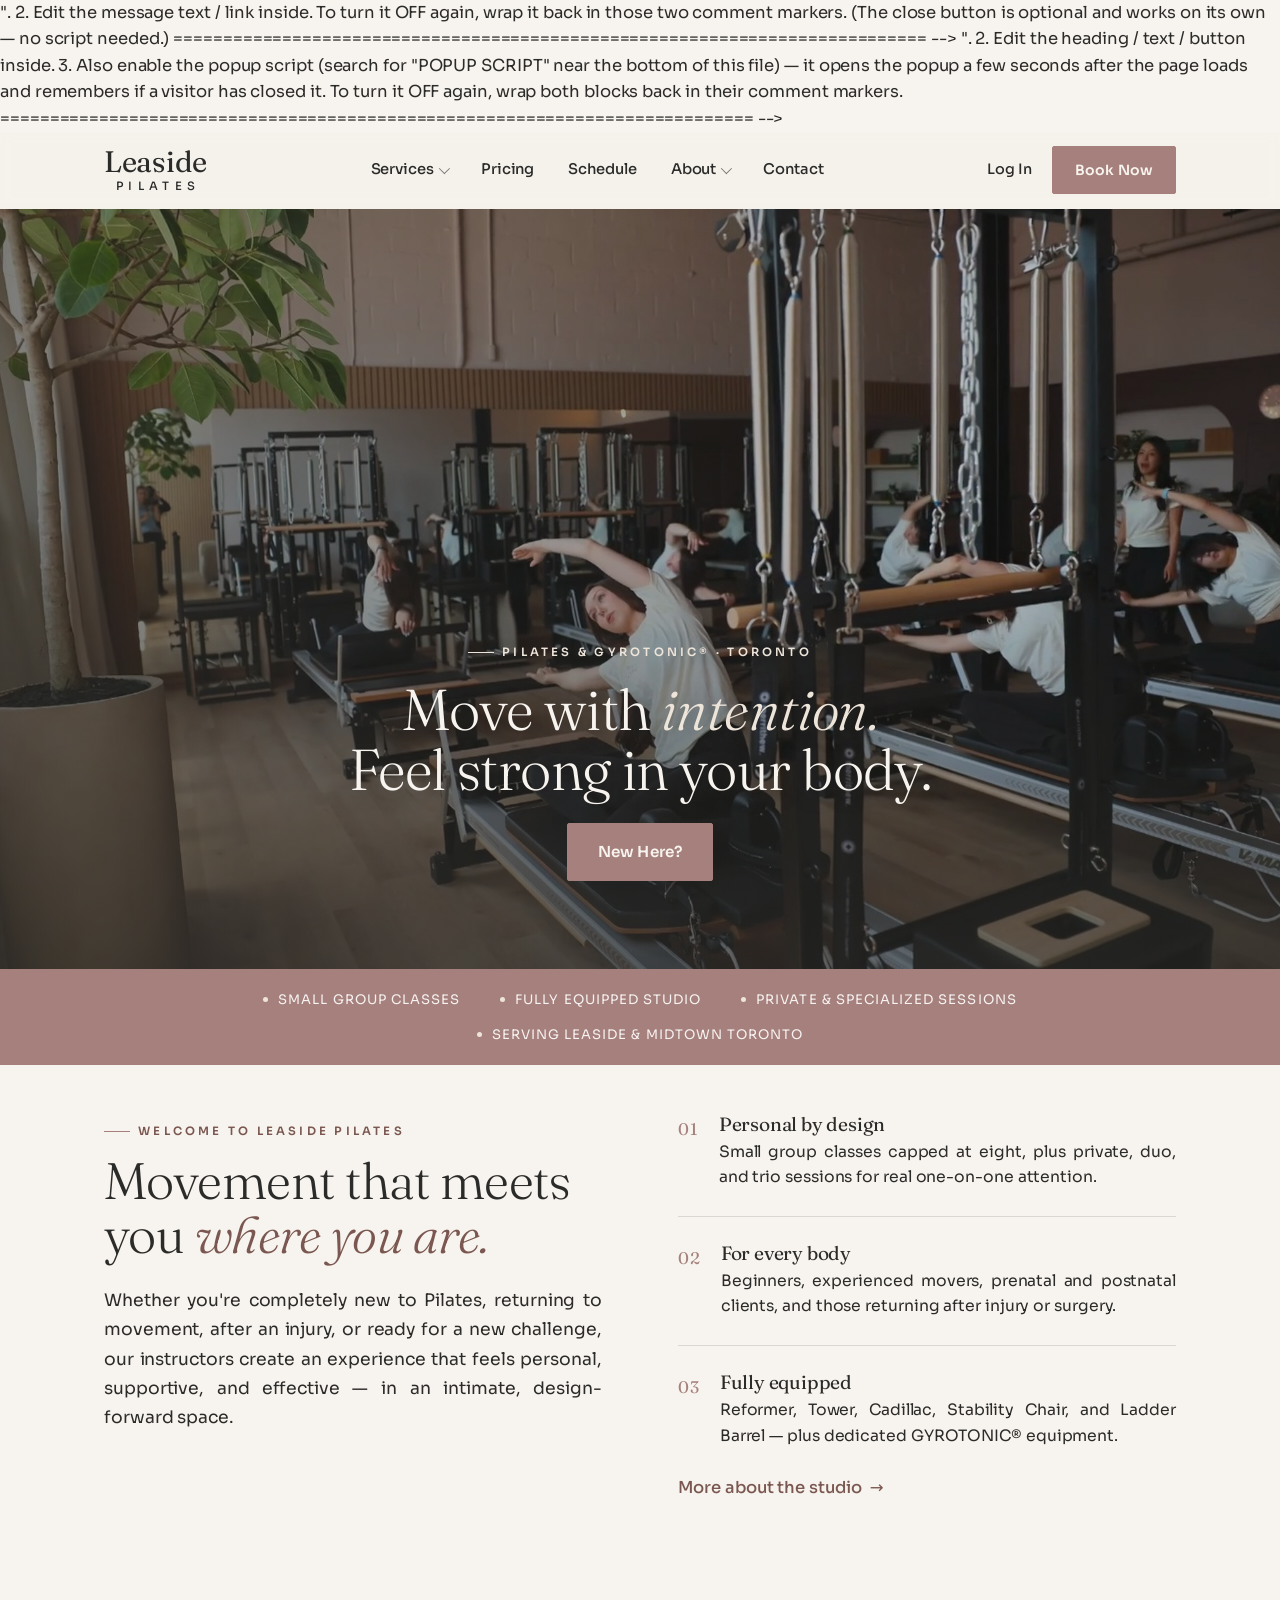
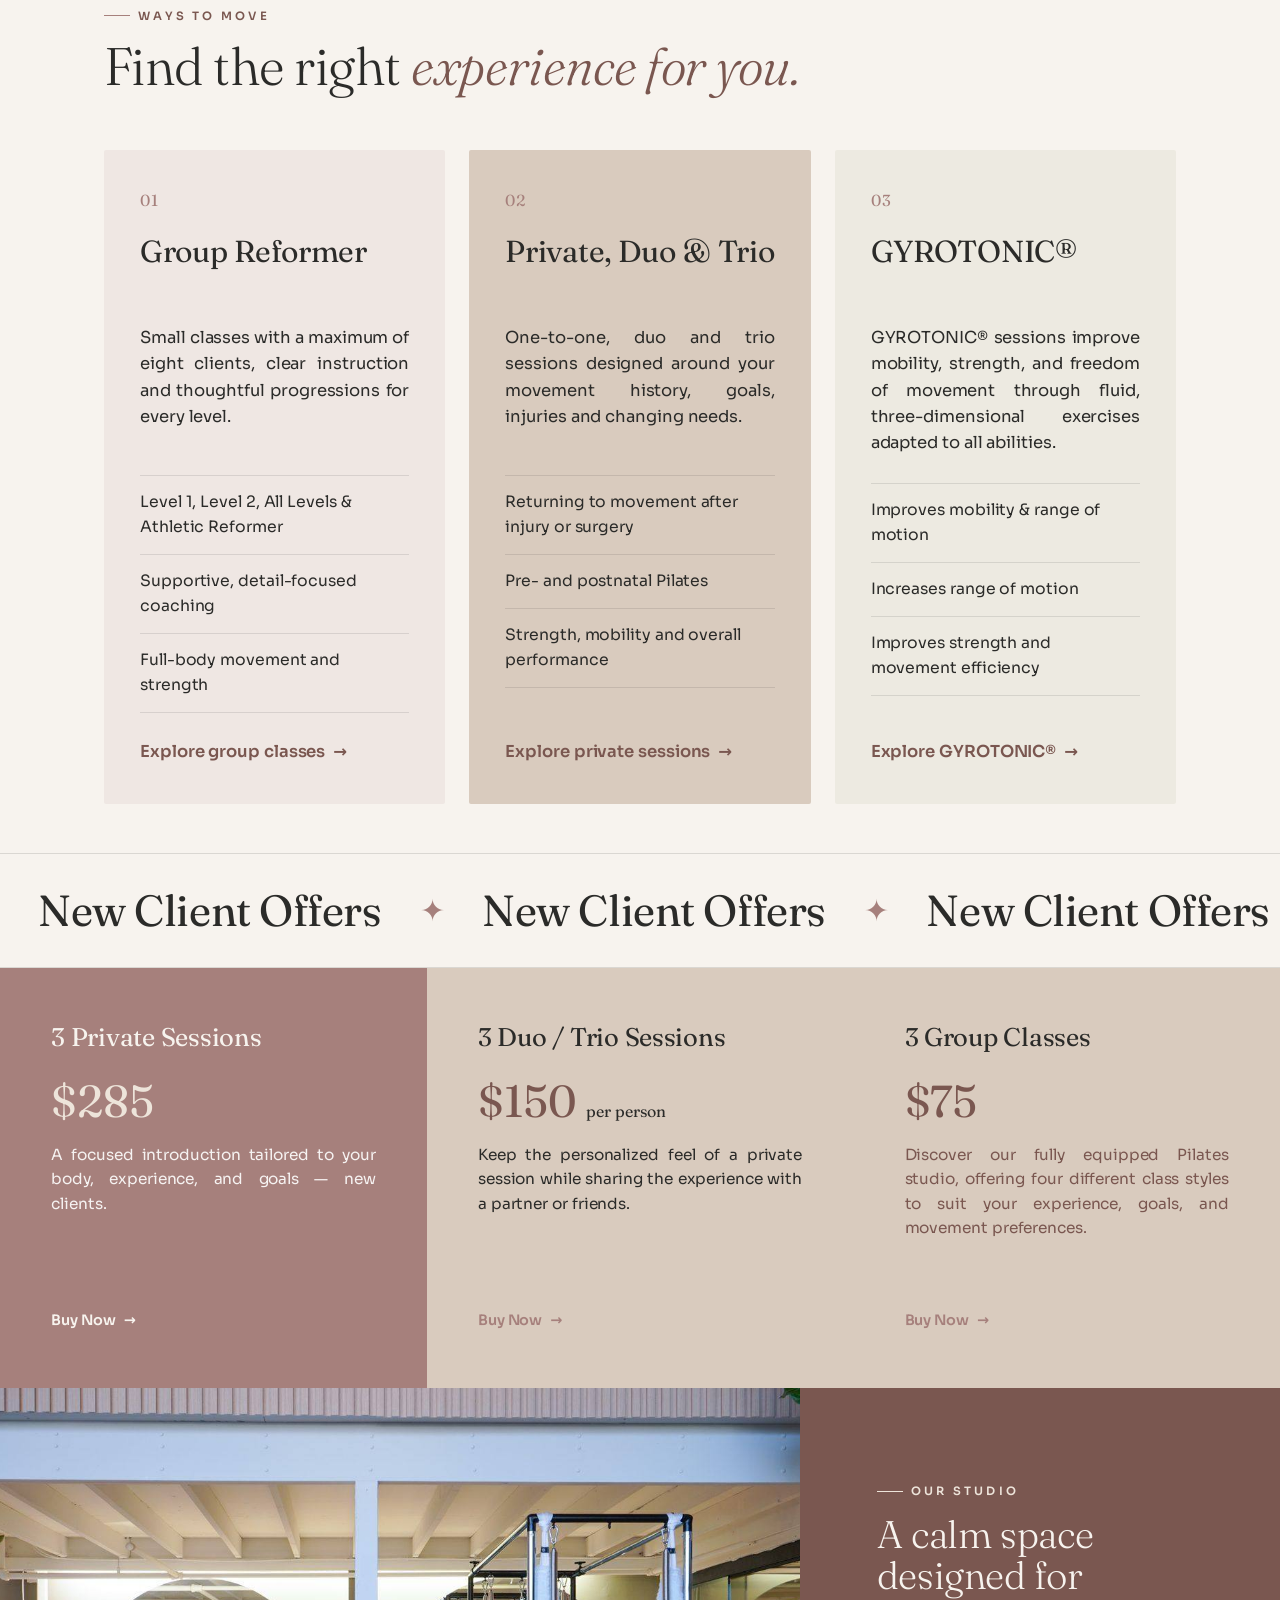
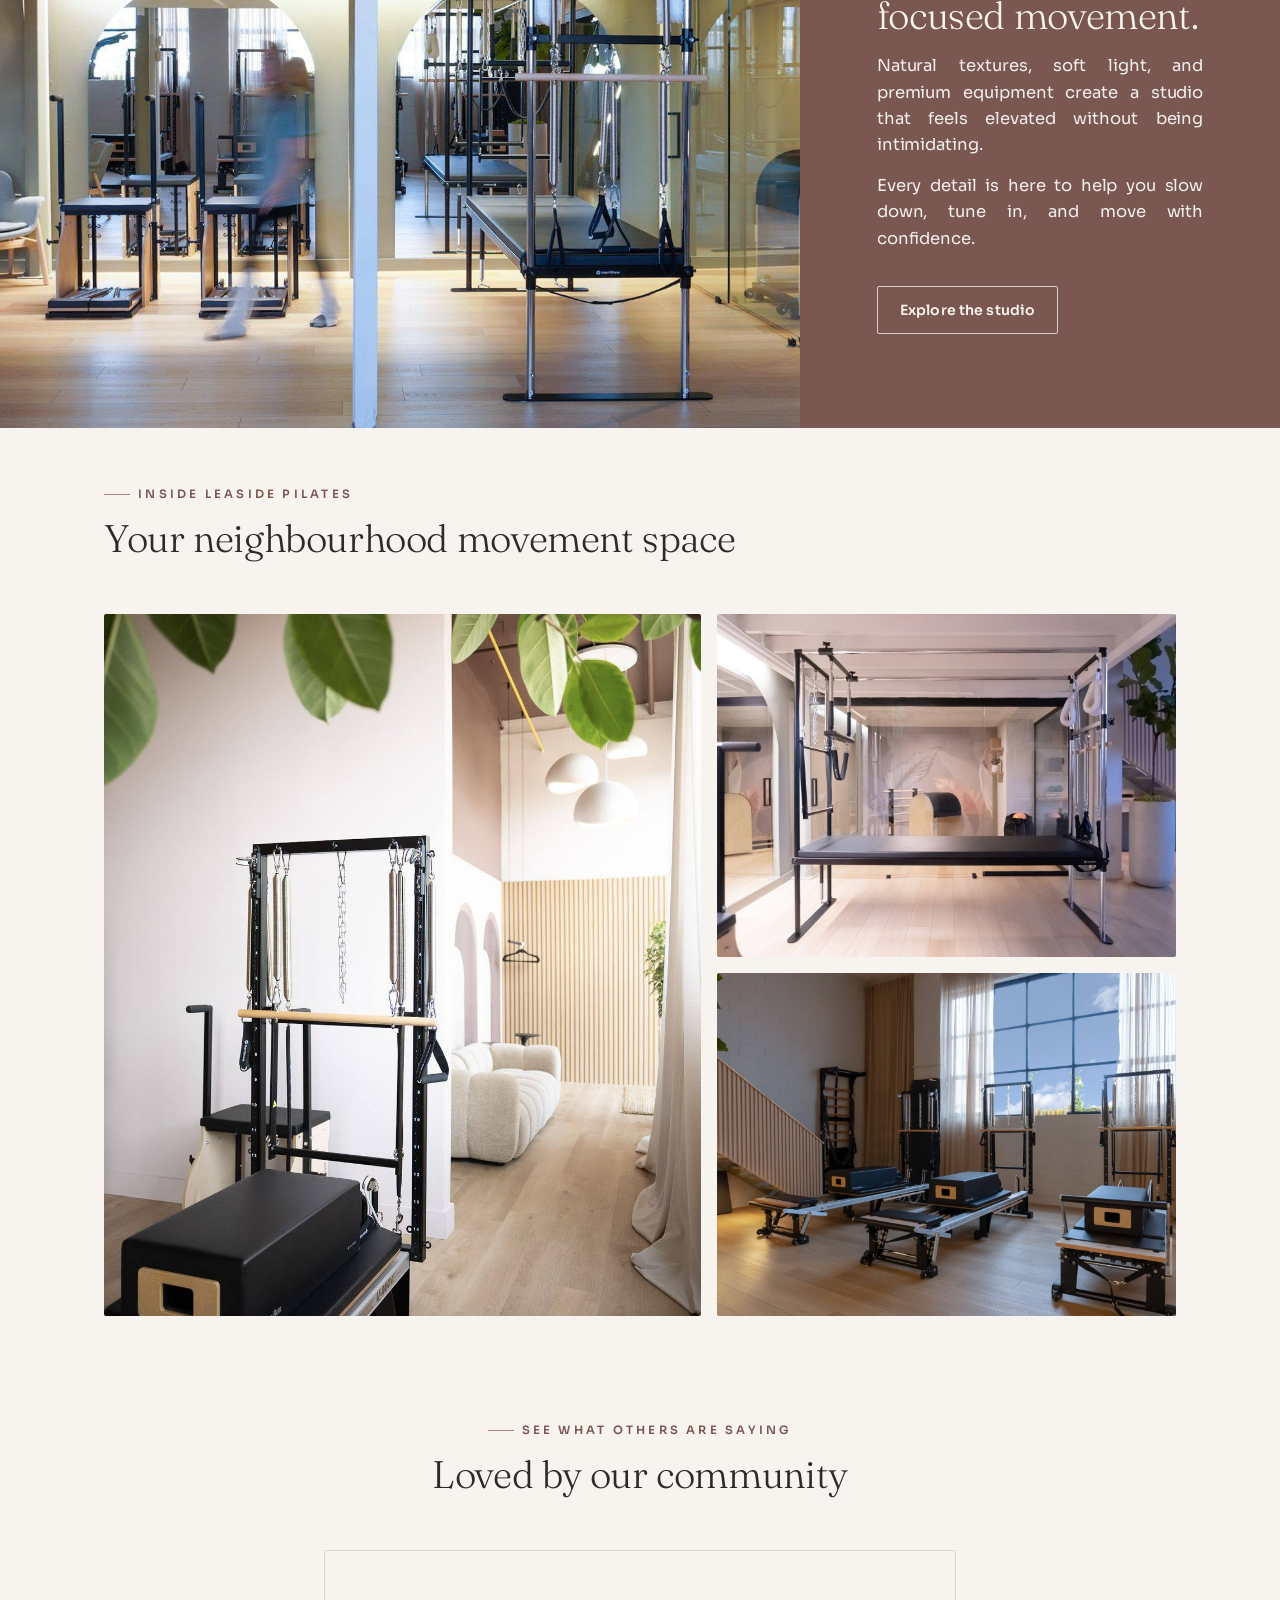
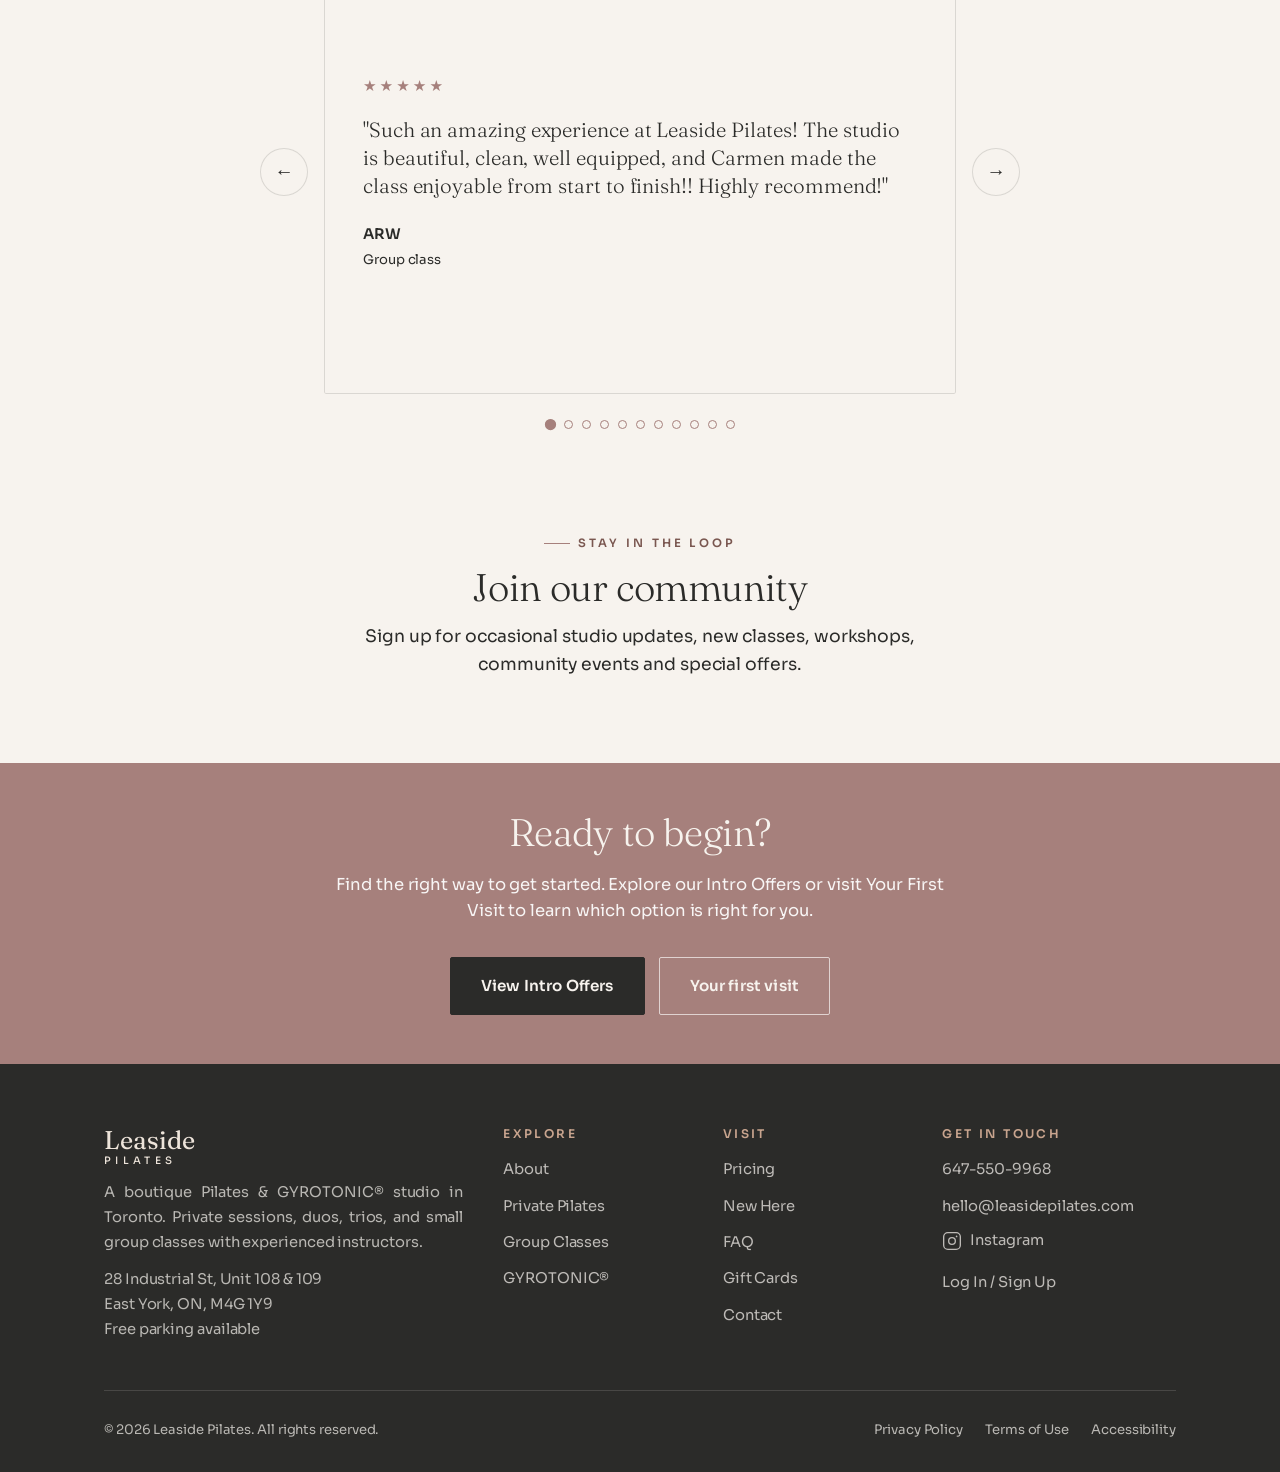
<file: index.html>
<!DOCTYPE html>
<html lang="en">
<head>
<meta charset="UTF-8">
<meta name="viewport" content="width=device-width, initial-scale=1">
<title>Leaside Pilates Studio | Pilates &amp; GYROTONIC&reg; in Toronto, ON</title>
<meta name="description" content="Leaside Pilates is a boutique Pilates &amp; GYROTONIC® studio in Toronto, ON. Book private, duo, trio &amp; small group classes with experienced instructors.">
<link rel="canonical" href="https://www.leasidepilates.com/">
<meta name="robots" content="index, follow">
<meta name="theme-color" content="#2E3A2E">

<!-- Open Graph -->
<meta property="og:type" content="website">
<meta property="og:site_name" content="Leaside Pilates">
<meta property="og:title" content="Leaside Pilates Studio | Pilates &amp; GYROTONIC&reg; in Toronto">
<meta property="og:description" content="A boutique Pilates &amp; GYROTONIC® studio in Toronto. Private sessions, duos, trios, and small group classes.">
<meta property="og:url" content="https://www.leasidepilates.com/">
<meta property="og:image" content="https://www.leasidepilates.com/assets/hero.jpg">
<meta name="twitter:image" content="https://www.leasidepilates.com/assets/hero.jpg">
<meta property="og:locale" content="en_CA">
<meta name="twitter:card" content="summary_large_image">
<meta name="twitter:title" content="Leaside Pilates Studio | Toronto, ON">
<meta name="twitter:description" content="Boutique Pilates &amp; GYROTONIC® in Toronto. Private, duo, trio &amp; small group classes.">

<link rel="preconnect" href="https://fonts.googleapis.com">
<link rel="preconnect" href="https://fonts.gstatic.com" crossorigin>
<link href="https://fonts.googleapis.com/css2?family=Fraunces:ital,opsz,wght@0,9..144,300;0,9..144,400;0,9..144,500;1,9..144,300;1,9..144,400&family=Sora:wght@300;400;500;600&display=swap" rel="stylesheet">
<link rel="stylesheet" href="css/style.css">
<link rel="preload" as="image" href="assets/hero-poster.jpg" fetchpriority="high">

<!-- LocalBusiness structured data -->
<script type="application/ld+json">
{
  "@context": "https://schema.org",
  "@type": ["HealthAndBeautyBusiness","SportsActivityLocation"],
  "name": "Leaside Pilates",
  "description": "Boutique Pilates and GYROTONIC® studio offering private sessions, duos, trios, and small group classes in Toronto.",
  "url": "https://www.leasidepilates.com/",
  "telephone": "+1-647-550-9968",
  "email": "hello@leasidepilates.com",
  "image": "https://www.leasidepilates.com/assets/hero.jpg",
  "priceRange": "$$",
  "address": {
    "@type": "PostalAddress",
    "streetAddress": "28 Industrial St, Unit 108 & 109",
    "addressLocality": "East York",
    "addressRegion": "ON",
    "postalCode": "M4G 1Y9",
    "addressCountry": "CA"
  },
  "areaServed": ["Leaside","Bennington Heights","Moore Park","Davisville Village","Mount Pleasant","Yonge & Eglinton","Lawrence Park","Rosedale","East York","Midtown Toronto"],
  "makesOffer": [
    {"@type":"Offer","itemOffered":{"@type":"Service","name":"Private Pilates"}},
    {"@type":"Offer","itemOffered":{"@type":"Service","name":"Group Pilates Classes"}},
    {"@type":"Offer","itemOffered":{"@type":"Service","name":"GYROTONIC®"}}
  ],
  "aggregateRating": {
    "@type": "AggregateRating",
    "ratingValue": "5.0",
    "reviewCount": "9"
  },
  "review": [
    {"@type":"Review","reviewRating":{"@type":"Rating","ratingValue":"5"},"author":{"@type":"Person","name":"ARW"},"reviewBody":"Such an amazing experience at Leaside Pilates! The studio is beautiful, clean, well equipped, and Carmen made the class enjoyable from start to finish. Highly recommend!"},
    {"@type":"Review","reviewRating":{"@type":"Rating","ratingValue":"5"},"author":{"@type":"Person","name":"ST"},"reviewBody":"Each class is limited to 8 people, which translates into close, personal and hands-on instruction. I am stronger and leaner as a result. I highly recommend this amazing studio!"},
    {"@type":"Review","reviewRating":{"@type":"Rating","ratingValue":"5"},"author":{"@type":"Person","name":"AH"},"reviewBody":"I've been taking private classes twice a week with Nadia, the most caring, knowledgeable and helpful instructor I've ever come across. Each class is tailored to my personal goals. Would definitely recommend."},
    {"@type":"Review","reviewRating":{"@type":"Rating","ratingValue":"5"},"author":{"@type":"Person","name":"BH"},"reviewBody":"Excellent class options and instructors. Optimal small class size and ambiance. I really enjoy the Reformer 1 classes."}
  ]
}
</script>
</head>
<body>
<a class="skip" href="#main">Skip to content</a>

<!-- ============================================================================
     OPTIONAL: ANNOUNCEMENT BANNER  (currently OFF)
     ----------------------------------------------------------------------------
     A thin bar that appears ABOVE the header. To turn it ON:
       1. Delete the line "<!-- BANNER START" below and the line "BANNER END -->".
       2. Edit the message text / link inside.
     To turn it OFF again, wrap it back in those two comment markers.
     (The close button is optional and works on its own — no script needed.)
     ============================================================================ -->
<!-- BANNER START
<div class="announce-bar" role="region" aria-label="Announcement">
  Holiday hours: the studio is closed Dec 25–26. <a href="schedule.html">View the schedule &rarr;</a>
  <button class="announce-close" aria-label="Dismiss announcement" onclick="this.parentElement.remove()">&times;</button>
</div>
BANNER END -->

<!-- ============================================================================
     OPTIONAL: POPUP MODAL  (currently OFF)
     ----------------------------------------------------------------------------
     A centered popup with a dimmed background. To turn it ON:
       1. Delete the line "<!-- POPUP START" below and the line "POPUP END -->".
       2. Edit the heading / text / button inside.
       3. Also enable the popup script (search for "POPUP SCRIPT"
          near the bottom of this file) — it opens the popup a few seconds after
          the page loads and remembers if a visitor has closed it.
     To turn it OFF again, wrap both blocks back in their comment markers.
     ============================================================================ -->
<!-- POPUP START
<div class="popup-overlay" id="site-popup" role="dialog" aria-modal="true" aria-labelledby="popup-title">
  <div class="popup-card">
    <button class="popup-close" aria-label="Close" onclick="document.getElementById('site-popup').classList.remove('is-open')">&times;</button>
    <span class="eyebrow">New Client Offer</span>
    <h2 id="popup-title">Start with an intro package</h2>
    <p>New to Leaside Pilates? Try three sessions and discover the approach that's right for you.</p>
    <a class="btn brass" href="pricing.html">View Intro Offers</a>
  </div>
</div>
POPUP END -->

<!-- HEADER -->
<header class="site-header">
  <div class="wrap nav">
    <a class="brand" href="index.html" aria-label="Leaside Pilates home"><span class="brand-name">Leaside</span><span class="brand-sub">Pilates</span></a>
    <nav aria-label="Primary">
      <ul class="nav-links">
        <li class="has-menu">
          <a href="private-pilates.html" aria-haspopup="true">Services <span class="caret" aria-hidden="true"></span></a>
          <ul class="submenu">
            <li><a href="private-pilates.html">Private Pilates<small>One-on-one, duo &amp; trio</small></a></li>
            <li><a href="group-classes.html">Group Classes<small>Small equipment classes</small></a></li>
            <li class="submenu-group"><span class="submenu-heading">Specialty Classes</span></li>
            <li><a href="group-classes.html#mommy-baby" class="submenu-sub">Mommy &amp; Baby</a></li>
            <li><a href="group-classes.html#prenatal" class="submenu-sub">Prenatal</a></li>
            <li><a href="group-classes.html#active-aging" class="submenu-sub">Active Aging</a></li>
            <li><a href="group-classes.html#specialty" class="submenu-sub">All specialty classes</a></li>
            <li class="submenu-divider"></li>
            <li><a href="gyrotonic.html">GYROTONIC&reg;<small>Specialized movement</small></a></li>
          </ul>
        </li>
        <li><a href="pricing.html">Pricing</a></li>
        <li><a href="schedule.html">Schedule</a></li>
        <li class="has-menu">
          <a href="about.html" aria-haspopup="true">About <span class="caret" aria-hidden="true"></span></a>
          <ul class="submenu">
            <li><a href="about.html">About the Studio<small>Our story &amp; team</small></a></li>
            <li><a href="first-visit.html">New Here<small>Your first visit</small></a></li>
          </ul>
        </li>
        <li><a href="contact.html">Contact</a></li>
      </ul>
    </nav>
    <div class="nav-cta">
      <a class="nav-login" href="https://momence.com/u/leaside-pilates-Pg0Y5y" target="_blank" rel="noopener">Log In</a>
      <a class="btn brass" href="contact.html#book">Book Now</a>
      <button class="nav-toggle" aria-label="Open menu" aria-expanded="false"><span></span><span></span><span></span></button>
    </div>
  </div>
</header>
<div class="mobile-menu">
  <a href="private-pilates.html">Private Pilates</a>
  <a href="group-classes.html">Group Classes</a>
  <a href="gyrotonic.html">GYROTONIC&reg;</a>
  <a href="pricing.html">Pricing</a>
  <a href="schedule.html">Schedule</a>
  <a href="about.html">About</a>
  <a href="first-visit.html">New Here</a>
  <a href="contact.html">Contact</a>
  <a class="nav-login" href="login.html" style="padding:14px 0;border-bottom:1px solid var(--line)">Log In / Sign Up</a>
  <a class="btn brass" href="contact.html#book">Book Now</a>
</div>

<main id="main">
<!-- HERO -->
<section class="hero">
  <div class="hero-media">
    <video class="hero-video" autoplay muted loop playsinline preload="none" poster="assets/hero-poster.jpg" aria-hidden="true">
      <source src="assets/hero-mobile.mp4" type="video/mp4" media="(max-width: 768px)">
      <source src="assets/hero.mp4" type="video/mp4">
    </video>
    <img class="hero-fallback" src="assets/hero-poster.jpg" alt="A client moving through a class on the Stability Chair in a bright group session at Leaside Pilates in Toronto" width="1920" height="1280" fetchpriority="high">
  </div>
  <div class="wrap hero-inner">
    <span class="eyebrow">Pilates &amp; GYROTONIC® · Toronto</span>
    <h1>Move with <em>intention.</em><br>Feel strong in your body.</h1>
    <div class="hero-actions">
      <a class="btn brass lg" href="first-visit.html">New Here?</a>
    </div>
  </div>
</section>

<div class="trust">
  <div class="wrap">
    <span>Small group classes</span>
    <span>Fully equipped studio</span>
    <span>Private &amp; specialized sessions</span>
    <span>Serving Leaside &amp; Midtown Toronto</span>
  </div>
</div>

<!-- WELCOME -->
<section class="section welcome">
  <div class="wrap welcome-grid">
    <div class="welcome-head reveal">
      <span class="eyebrow">Welcome to Leaside Pilates</span>
      <h2>Movement that meets<br>you <em>where you are.</em></h2>
      <p class="welcome-lead">Whether you're completely new to Pilates, returning to movement, after an injury, or ready for a new challenge, our instructors create an experience that feels personal, supportive, and effective — in an intimate, design-forward space.</p>
    </div>
    <div class="welcome-features reveal d1">
      <div class="welcome-feature">
        <span class="wf-num">01</span>
        <div><h3>Personal by design</h3><p>Small group classes capped at eight, plus private, duo, and trio sessions for real one-on-one attention.</p></div>
      </div>
      <div class="welcome-feature">
        <span class="wf-num">02</span>
        <div><h3>For every body</h3><p>Beginners, experienced movers, prenatal and postnatal clients, and those returning after injury or surgery.</p></div>
      </div>
      <div class="welcome-feature">
        <span class="wf-num">03</span>
        <div><h3>Fully equipped</h3><p>Reformer, Tower, Cadillac, Stability Chair, and Ladder Barrel — plus dedicated GYROTONIC® equipment.</p></div>
      </div>
      <a class="text-link welcome-link" href="about.html">More about the studio <span aria-hidden="true">→</span></a>
    </div>
  </div>
</section>

<!-- WAYS TO MOVE (ruled index, no photos) -->
<section class="section ways">
  <div class="wrap">
    <div class="ways-head reveal">
      <span class="eyebrow">Ways to Move</span>
      <h2>Find the right <em>experience for you.</em></h2>
    </div>
    <div class="ways-grid">
      <div class="ways-col reveal">
        <span class="ways-num">01</span>
        <h3>Group Reformer</h3>
        <p>Small classes with a maximum of eight clients, clear instruction and thoughtful progressions for every level.</p>
        <ul class="ways-list">
          <li>Level 1, Level 2, All Levels &amp; Athletic Reformer</li>
          <li>Supportive, detail-focused coaching</li>
          <li>Full-body movement and strength</li>
        </ul>
        <a class="ways-link" href="group-classes.html">Explore group classes <span aria-hidden="true">→</span></a>
      </div>
      <div class="ways-col reveal d1">
        <span class="ways-num">02</span>
        <h3>Private, Duo &amp; Trio</h3>
        <p>One-to-one, duo and trio sessions designed around your movement history, goals, injuries and changing needs.</p>
        <ul class="ways-list">
          <li>Returning to movement after injury or surgery</li>
          <li>Pre- and postnatal Pilates</li>
          <li>Strength, mobility and overall performance</li>
        </ul>
        <a class="ways-link" href="private-pilates.html">Explore private sessions <span aria-hidden="true">→</span></a>
      </div>
      <div class="ways-col reveal d2">
        <span class="ways-num">03</span>
        <h3>GYROTONIC&reg;</h3>
        <p>GYROTONIC&reg; sessions improve mobility, strength, and freedom of movement through fluid, three-dimensional exercises adapted to all abilities.</p>
        <ul class="ways-list">
          <li>Improves mobility &amp; range of motion</li>
          <li>Increases range of motion</li>
          <li>Improves strength and movement efficiency</li>
        </ul>
        <a class="ways-link" href="gyrotonic.html">Explore GYROTONIC&reg; <span aria-hidden="true">→</span></a>
      </div>
    </div>
  </div>
</section>

<!-- NEW CLIENT OFFERS — sliding banner -->
<div class="offer-banner" aria-label="New client offers">
  <div class="offer-banner-track">
    <span>New Client Offers</span><span class="dot" aria-hidden="true">✦</span>
    <span>New Client Offers</span><span class="dot" aria-hidden="true">✦</span>
    <span>New Client Offers</span><span class="dot" aria-hidden="true">✦</span>
    <span>New Client Offers</span><span class="dot" aria-hidden="true">✦</span>
    <span>New Client Offers</span><span class="dot" aria-hidden="true">✦</span>
    <span>New Client Offers</span><span class="dot" aria-hidden="true">✦</span>
    <span>New Client Offers</span><span class="dot" aria-hidden="true">✦</span>
    <span>New Client Offers</span><span class="dot" aria-hidden="true">✦</span>
  </div>
</div>

<!-- INTRO OFFER STRIP (Private · Duo/Trio · Group panels) -->
<section class="offer-strip">
  <div class="offer-card featured reveal">
    <h3>3 Private Sessions</h3>
    <p class="price">$285</p>
    <p>A focused introduction tailored to your body, experience, and goals — new clients.</p>
    <a class="text-link" href="pricing.html#intro-private">Buy Now <span aria-hidden="true">→</span></a>
  </div>
  <div class="offer-card reveal">
    <h3>3 Duo / Trio Sessions</h3>
    <p class="price">$150 <span style="font-size:1rem;color:var(--muted)">per person</span></p>
    <p>Keep the personalized feel of a private session while sharing the experience with a partner or friends.</p>
    <a class="text-link" href="pricing.html#intro-duo">Buy Now <span aria-hidden="true">→</span></a>
  </div>
  <div class="offer-card reveal">
    <h3>3 Group Classes</h3>
    <p class="price">$75</p>
    <p style="color:#7A5750">Discover our fully equipped Pilates studio, offering four different class styles to suit your experience, goals, and movement preferences.</p>
    <a class="text-link" href="pricing.html#intro-group">Buy Now <span aria-hidden="true">→</span></a>
  </div>
</section>

<!-- STUDIO FEATURE (color block) -->
<section class="studio-feature" id="studio">
  <div class="studio-image reveal"><img src="assets/studio-private.jpg" alt="The Leaside Pilates studio with arches, Cadillac trapeze table, and glass private rooms" width="1400" height="933" loading="lazy" decoding="async"></div>
  <div class="studio-content reveal">
    <p class="eyebrow">Our Studio</p>
    <h2>A calm space designed for focused movement.</h2>
    <p>Natural textures, soft light, and premium equipment create a studio that feels elevated without being intimidating.</p>
    <p>Every detail is here to help you slow down, tune in, and move with confidence.</p>
    <a class="btn ghost" href="about.html">Explore the studio</a>
  </div>
</section>

<!-- GALLERY -->
<section class="section gallery">
  <div class="wrap">
    <div class="head reveal">
      <span class="eyebrow">Inside Leaside Pilates</span>
      <h2>Your neighbourhood movement space</h2>
    </div>
    <div class="gallery-grid gallery-grid--feature">
      <figure class="g-feature reveal"><img src="assets/studio-vertical.jpg" alt="The Tower and Reformer with fiddle-leaf greenery at Leaside Pilates" width="1067" height="1600" loading="lazy" decoding="async"></figure>
      <figure class="reveal"><img src="assets/studio-cadillac.jpg" alt="The Cadillac trapeze table framed by arches at Leaside Pilates" width="1600" height="1066" loading="lazy" decoding="async"></figure>
      <figure class="reveal"><img src="assets/studio-reformers.jpg" alt="Reformers set up under tall windows at Leaside Pilates" width="1600" height="1066" loading="lazy" decoding="async"></figure>
    </div>
  </div>
</section>

<!-- TESTIMONIALS -->
<section class="section testi">
  <div class="wrap">
    <div class="head center reveal">
      <span class="eyebrow">See What Others Are Saying</span>
      <h2>Loved by our community</h2>
    </div>
    <div class="reveal testi-slider">
      <button class="testi-arrow testi-prev" type="button" aria-label="Previous review"><span aria-hidden="true">←</span></button>
      <div class="testi-viewport">
        <div class="testi-track" role="list">
        <figure class="testi-card" role="listitem"><div class="stars" aria-label="5 out of 5 stars">★★★★★</div><blockquote>"Such an amazing experience at Leaside Pilates! The studio is beautiful, clean, well equipped, and Carmen made the class enjoyable from start to finish!! Highly recommend!"</blockquote><cite>ARW<small>Group class</small></cite></figure>
        <figure class="testi-card" role="listitem"><div class="stars" aria-label="5 out of 5 stars">★★★★★</div><blockquote>"Excellent class options and instructors. Optimal small class size and ambiance. I really enjoy the Reformer 1 classes."</blockquote><cite>BH<small>Group class</small></cite></figure>
        <figure class="testi-card" role="listitem"><div class="stars" aria-label="5 out of 5 stars">★★★★★</div><blockquote>"I've been taking private classes twice a week with Nadia, the most caring, knowledgeable and helpful instructor I've ever come across. Each class she has me trying new techniques tailored to my personal goals. Scheduling through Iva is a breeze. Would definitely recommend."</blockquote><cite>AH<small>Private client</small></cite></figure>
        <figure class="testi-card" role="listitem"><div class="stars" aria-label="5 out of 5 stars">★★★★★</div><blockquote>"Just left the most upbeat and enjoyable class with Yoon. So upbeat, friendly and provides excellent feedback as you go. You'll leave with a smile on your face and feeling like you had a great workout."</blockquote><cite>KM<small>Group class</small></cite></figure>
        <figure class="testi-card" role="listitem"><div class="stars" aria-label="5 out of 5 stars">★★★★★</div><blockquote>"Each class is limited to 8 people, which translates into close, personal and hands-on instruction. Being new to pilates, I started with one-on-one sessions then pivoted to group classes. I am stronger and leaner as a result. I highly recommend this amazing studio!"</blockquote><cite>ST<small>Private & group</small></cite></figure>
        <figure class="testi-card" role="listitem"><div class="stars" aria-label="5 out of 5 stars">★★★★★</div><blockquote>"I've been coming to Leaside Pilates for about four months now, and it's honestly become something I really look forward to. The small group classes make such a difference — you feel comfortable the moment you walk in, and the instructors truly pay attention to every movement. It's challenging without ever feeling overwhelming. The studio itself is a total dream — minimalist, spotless, filled with plants, high ceilings, and such a peaceful, airy vibe. So happy I found this place!"</blockquote><cite>SOM<small>Group class</small></cite></figure>
        <figure class="testi-card" role="listitem"><div class="stars" aria-label="5 out of 5 stars">★★★★★</div><blockquote>"You really can't go wrong — every single instructor is amazing with their own style and techniques. I have been coming here since they opened and I look forward to my weekly classes!"</blockquote><cite>LW<small>Group class</small></cite></figure>
        <figure class="testi-card" role="listitem"><div class="stars" aria-label="5 out of 5 stars">★★★★★</div><blockquote>"Perfect balance of challenge and guidance! A very enjoyable experience."</blockquote><cite>IM<small>Group class</small></cite></figure>
        <figure class="testi-card" role="listitem"><div class="stars" aria-label="5 out of 5 stars">★★★★★</div><blockquote>"Attending a private class as a new student has been a great experience. The space is bright, modern and clean. Monika has been incredible at helping me get everything I can out of the discipline and I am eager to attend each upcoming class."</blockquote><cite>SH<small>Private client</small></cite></figure>
        <figure class="testi-card" role="listitem"><div class="stars" aria-label="5 out of 5 stars">★★★★★</div><blockquote>"Hidden gem! Beautiful little studio. Ewa is the best! I would highly recommend it to anyone wanting to try Pilates for the first time or if you're a seasoned veteran."</blockquote><cite>EG<small>Group class</small></cite></figure>
        <figure class="testi-card" role="listitem"><div class="stars" aria-label="5 out of 5 stars">★★★★★</div><blockquote>"I loved the intensity — it was just perfect for post partum. Also the fact I didn't have to rush out. I could take my time and feed my baby. I've done a lot of mommy exercise classes and this was by far the best."</blockquote><cite>MP<small>Mommy &amp; Baby</small></cite></figure>
      </div>
      </div>
      <button class="testi-arrow testi-next" type="button" aria-label="Next review"><span aria-hidden="true">→</span></button>
    </div>
    <div class="testi-dots reveal" role="tablist" aria-label="Choose a review"></div>
  </div>
</section>

<!-- NEWSLETTER (compact) -->
<section class="section newsletter-band">
  <div class="wrap">
    <div class="head center reveal" style="margin-bottom:36px">
      <span class="eyebrow">Stay in the loop</span>
      <h2>Join our community</h2>
      <p>Sign up for occasional studio updates, new classes, workshops, community events and special offers.</p>
    </div>
    <div class="newsletter-form-center reveal">
      <div id="momence-plugin-lead-form"></div>
    </div>
  </div>
</section>

<!-- CTA -->
<section class="section cta-band">
  <div class="wrap">
    <h2>Ready to begin?</h2>
    <p>Find the right way to get started. Explore our Intro Offers or visit Your First Visit to learn which option is right for you.</p>
    <div class="hero-actions">
      <a class="btn lg" href="pricing.html">View Intro Offers</a>
      <a class="btn ghost lg" href="first-visit.html">Your first visit</a>
    </div>
  </div>
</section>
</main>

<!-- FOOTER injected by include -->
<div id="site-footer"></div>
<script src="js/footer.js"></script>
<script src="js/main.js"></script>

<!-- ============================================================================
     POPUP SCRIPT  (currently OFF — pairs with the POPUP MODAL above)
     ----------------------------------------------------------------------------
     To turn the popup ON: change  type="text/plain"  to  type="text/javascript"
     on the <script> tag just below (and un-comment the POPUP MODAL html above).
     It shows the popup ~4 seconds after load, once per visitor (remembered via
     the browser's localStorage). To show it every visit, remove the two
     localStorage lines. To turn OFF again, set the type back to "text/plain".
     ============================================================================ -->
<script type="text/plain" id="popup-script">
(function () {
  var popup = document.getElementById('site-popup');
  if (!popup) return;
  try { if (localStorage.getItem('leaside-popup-seen')) return; } catch (e) {}
  setTimeout(function () { popup.classList.add('is-open'); }, 4000);
  function dismiss() {
    popup.classList.remove('is-open');
    try { localStorage.setItem('leaside-popup-seen', '1'); } catch (e) {}
  }
  popup.querySelector('.popup-close').addEventListener('click', dismiss);
  popup.addEventListener('click', function (e) { if (e.target === popup) dismiss(); });
  document.addEventListener('keydown', function (e) { if (e.key === 'Escape') dismiss(); });
})();
</script>

<!-- Momence webchat -->
<script async type="module" host-id="150866" token="Dg8yGl6Dj4" position="bottom-right" src="https://momence.com/plugin/webchat/webchat.js"></script>
</body>
</html>
</file>
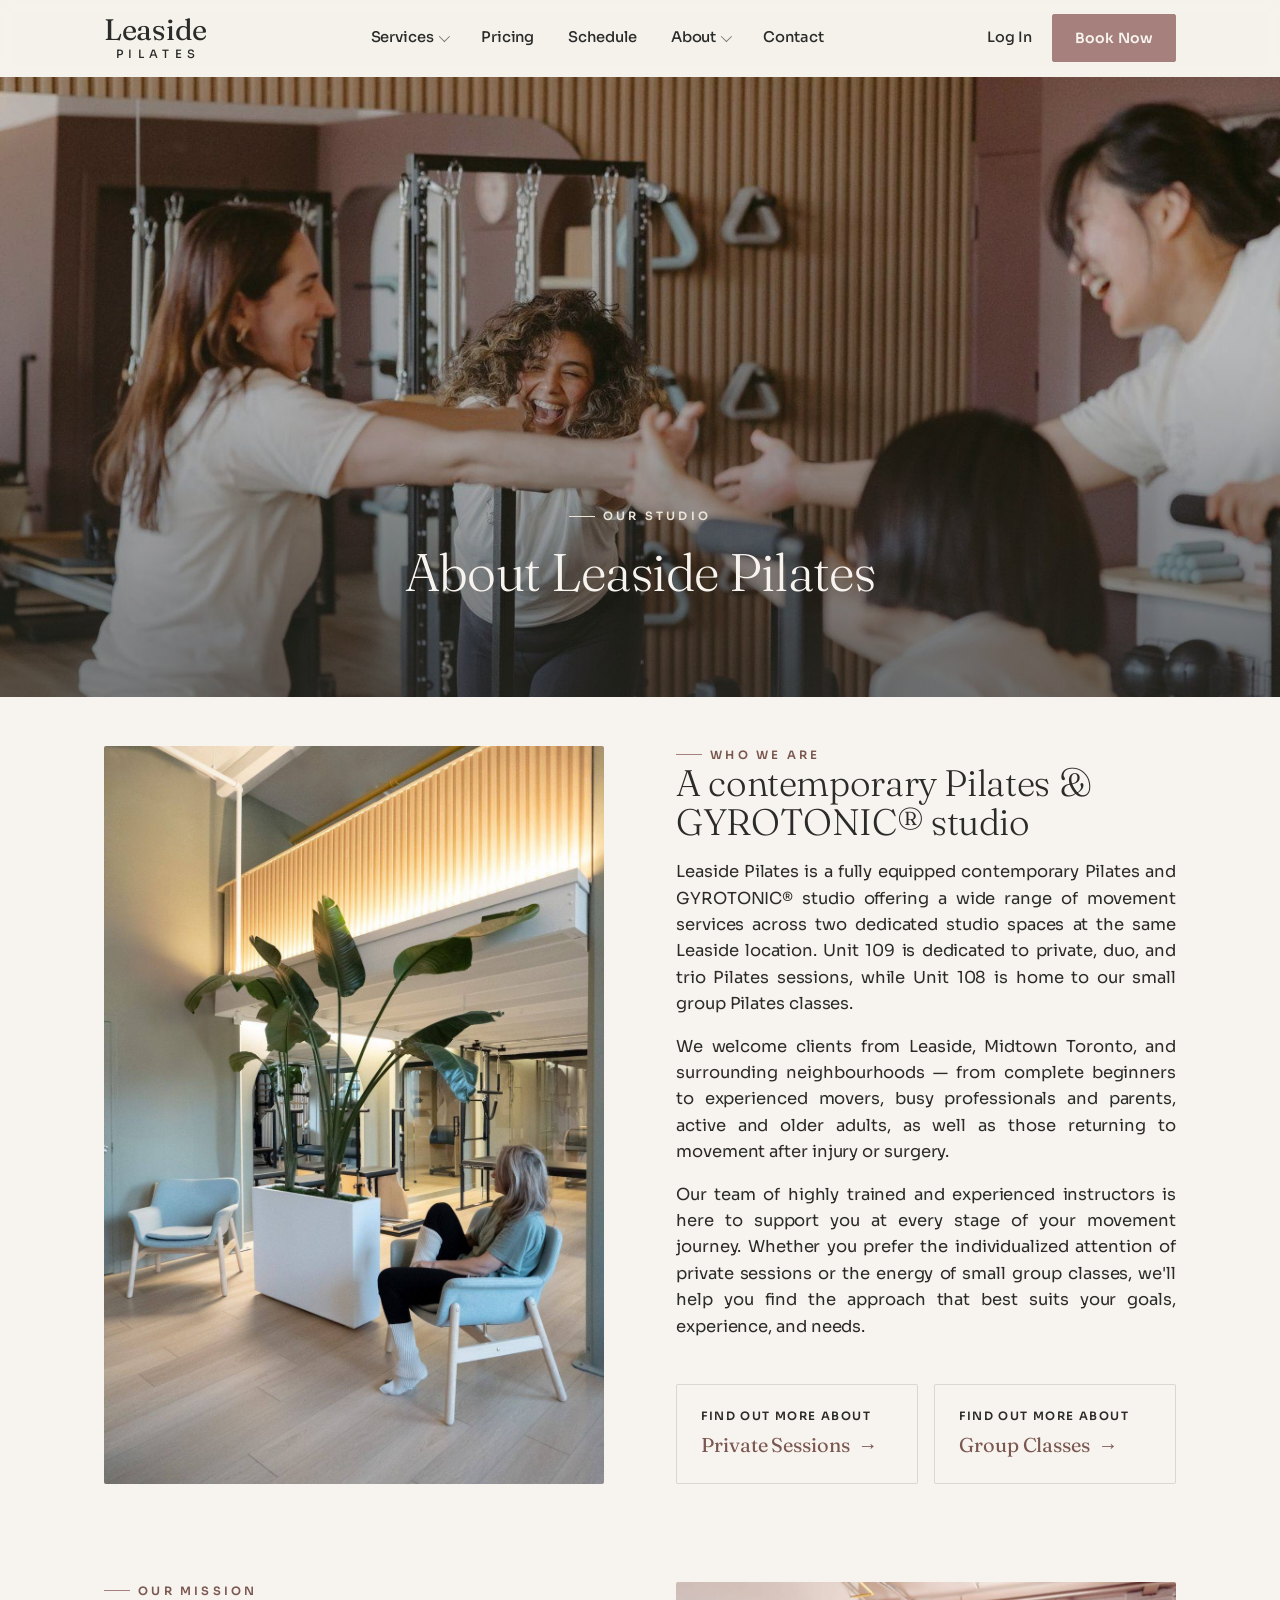
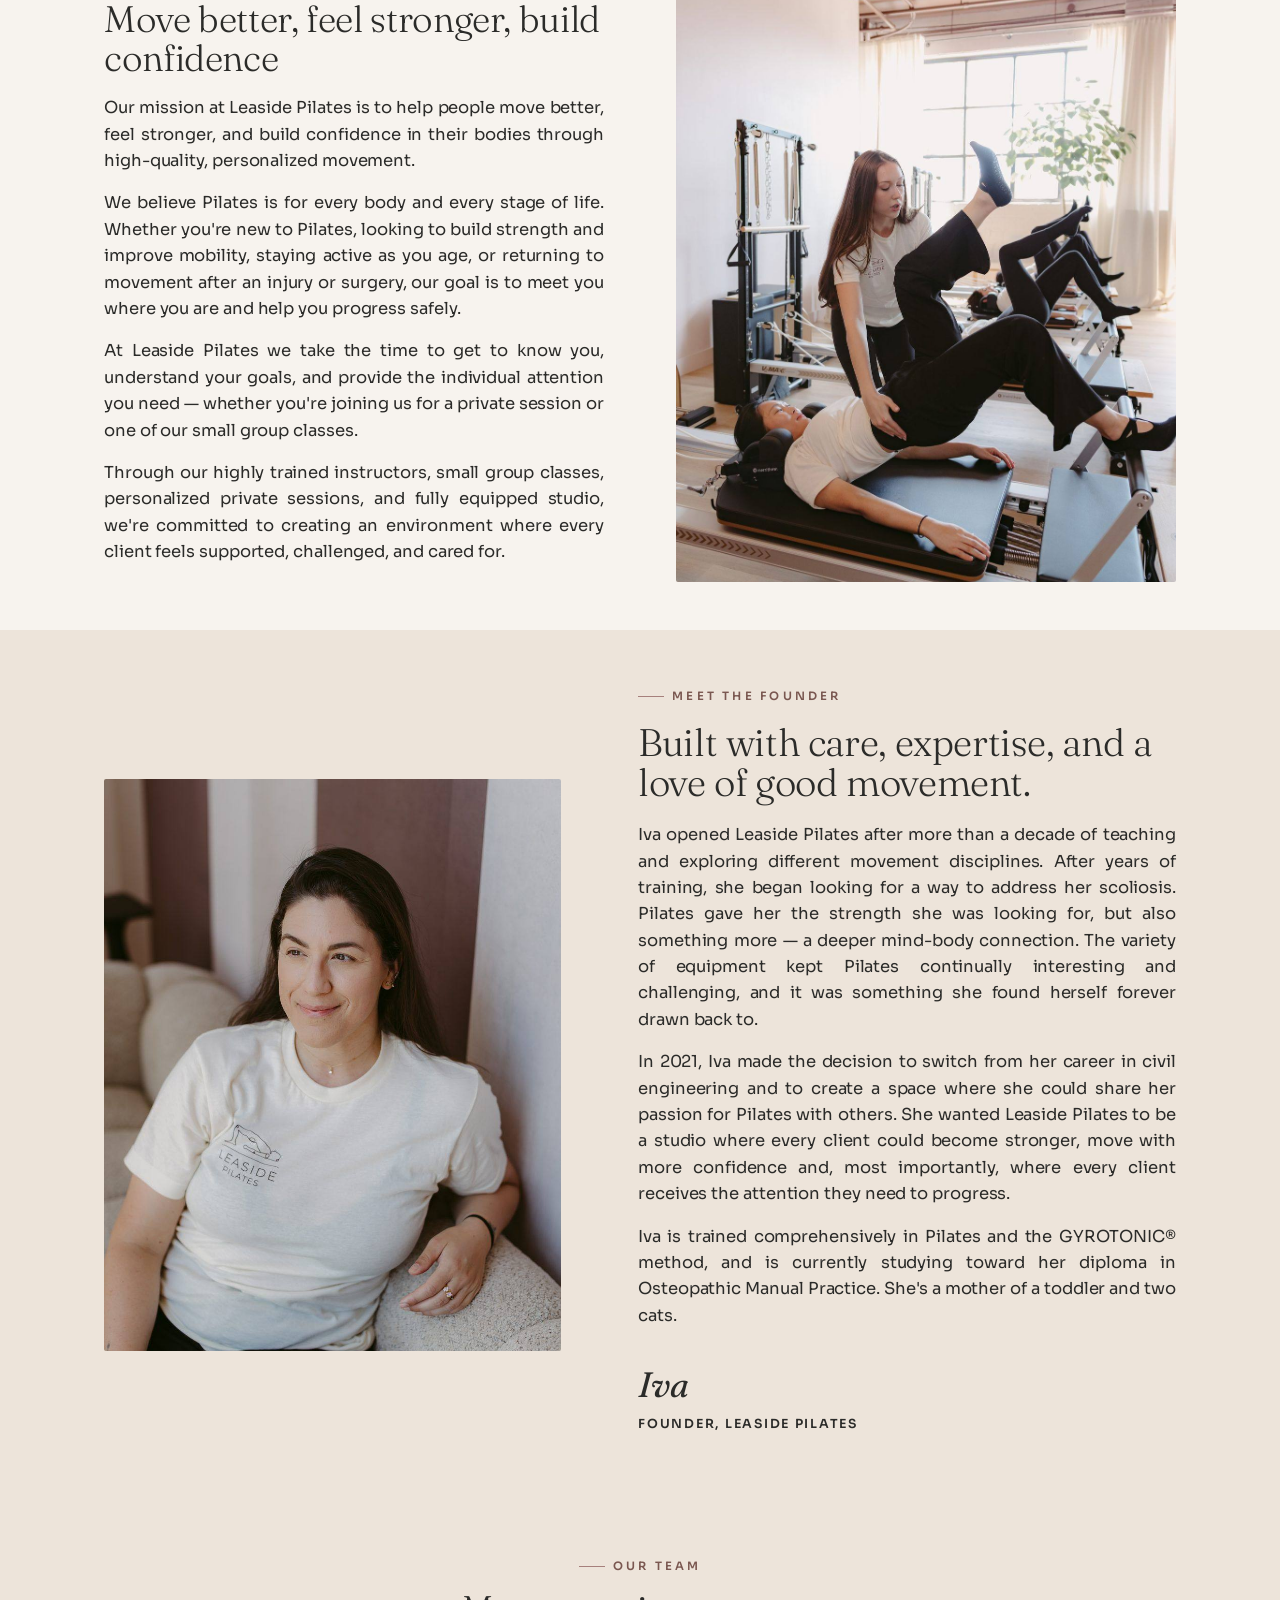
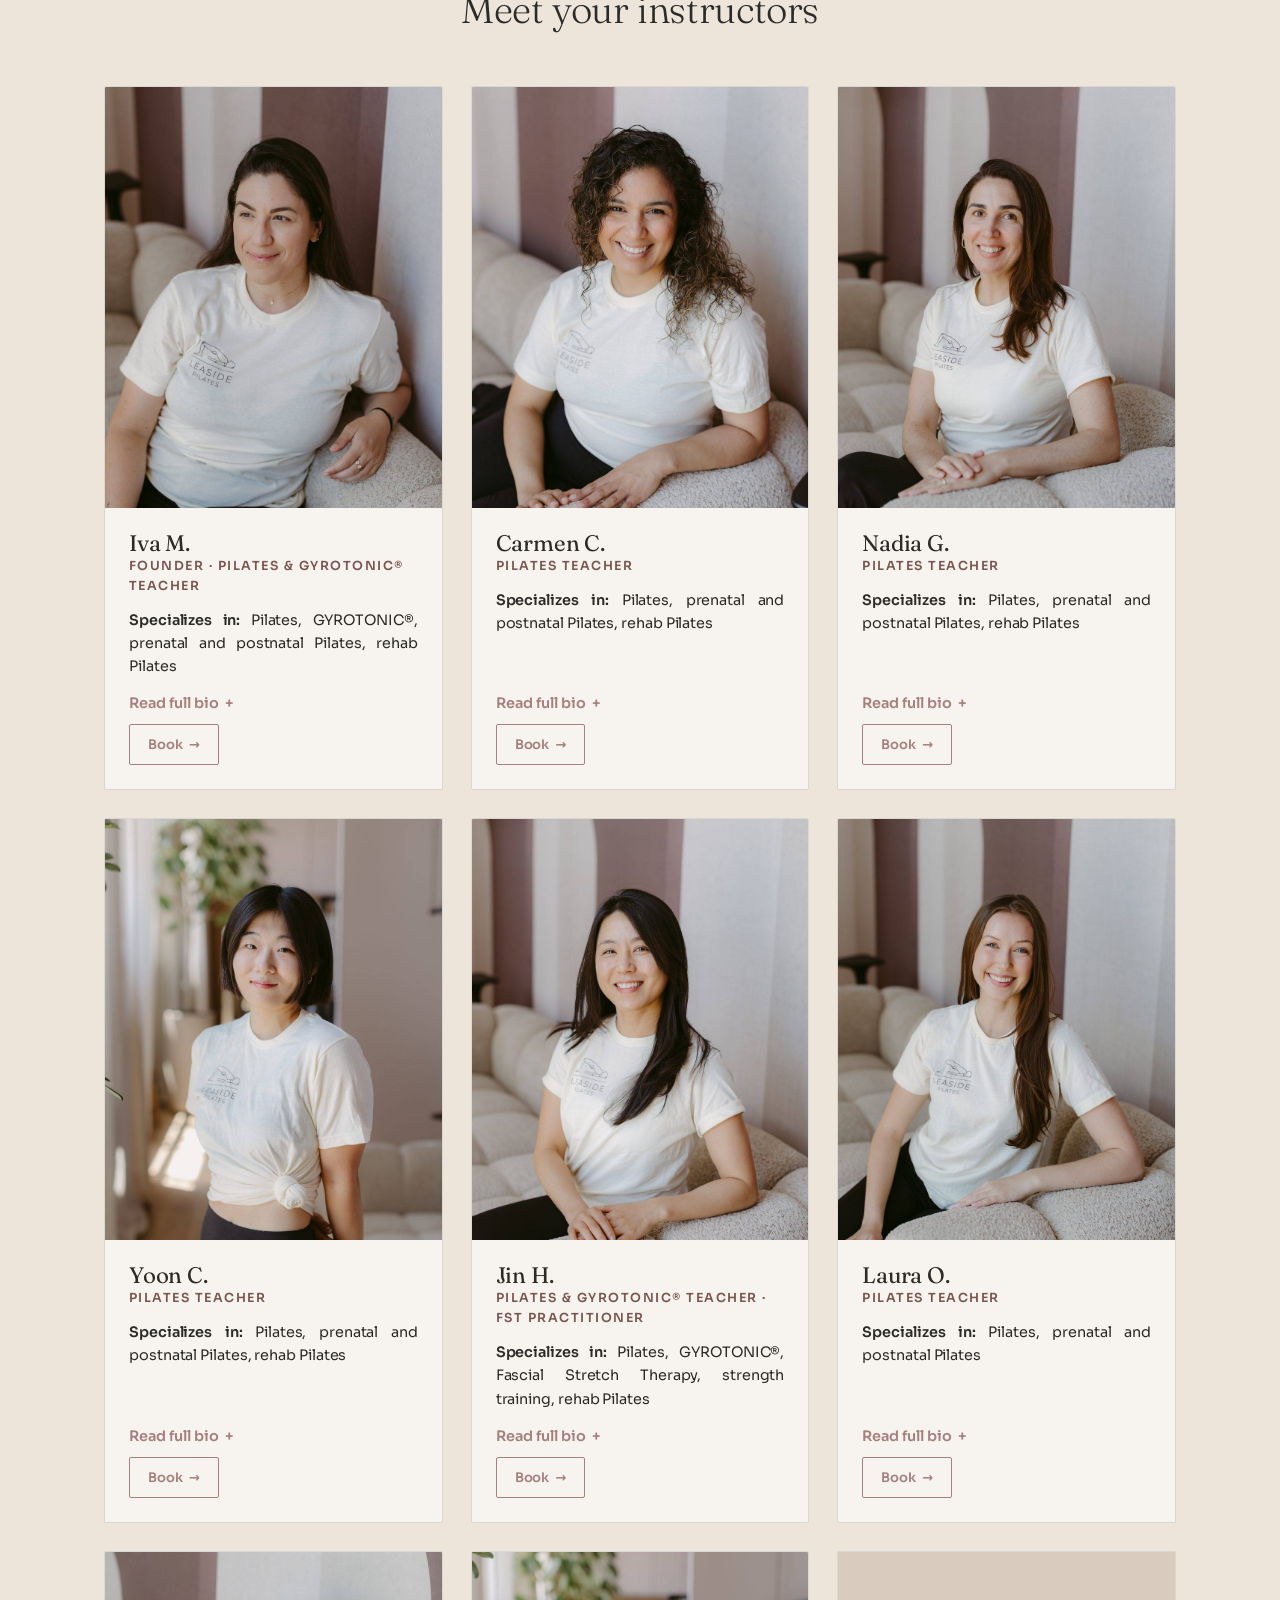
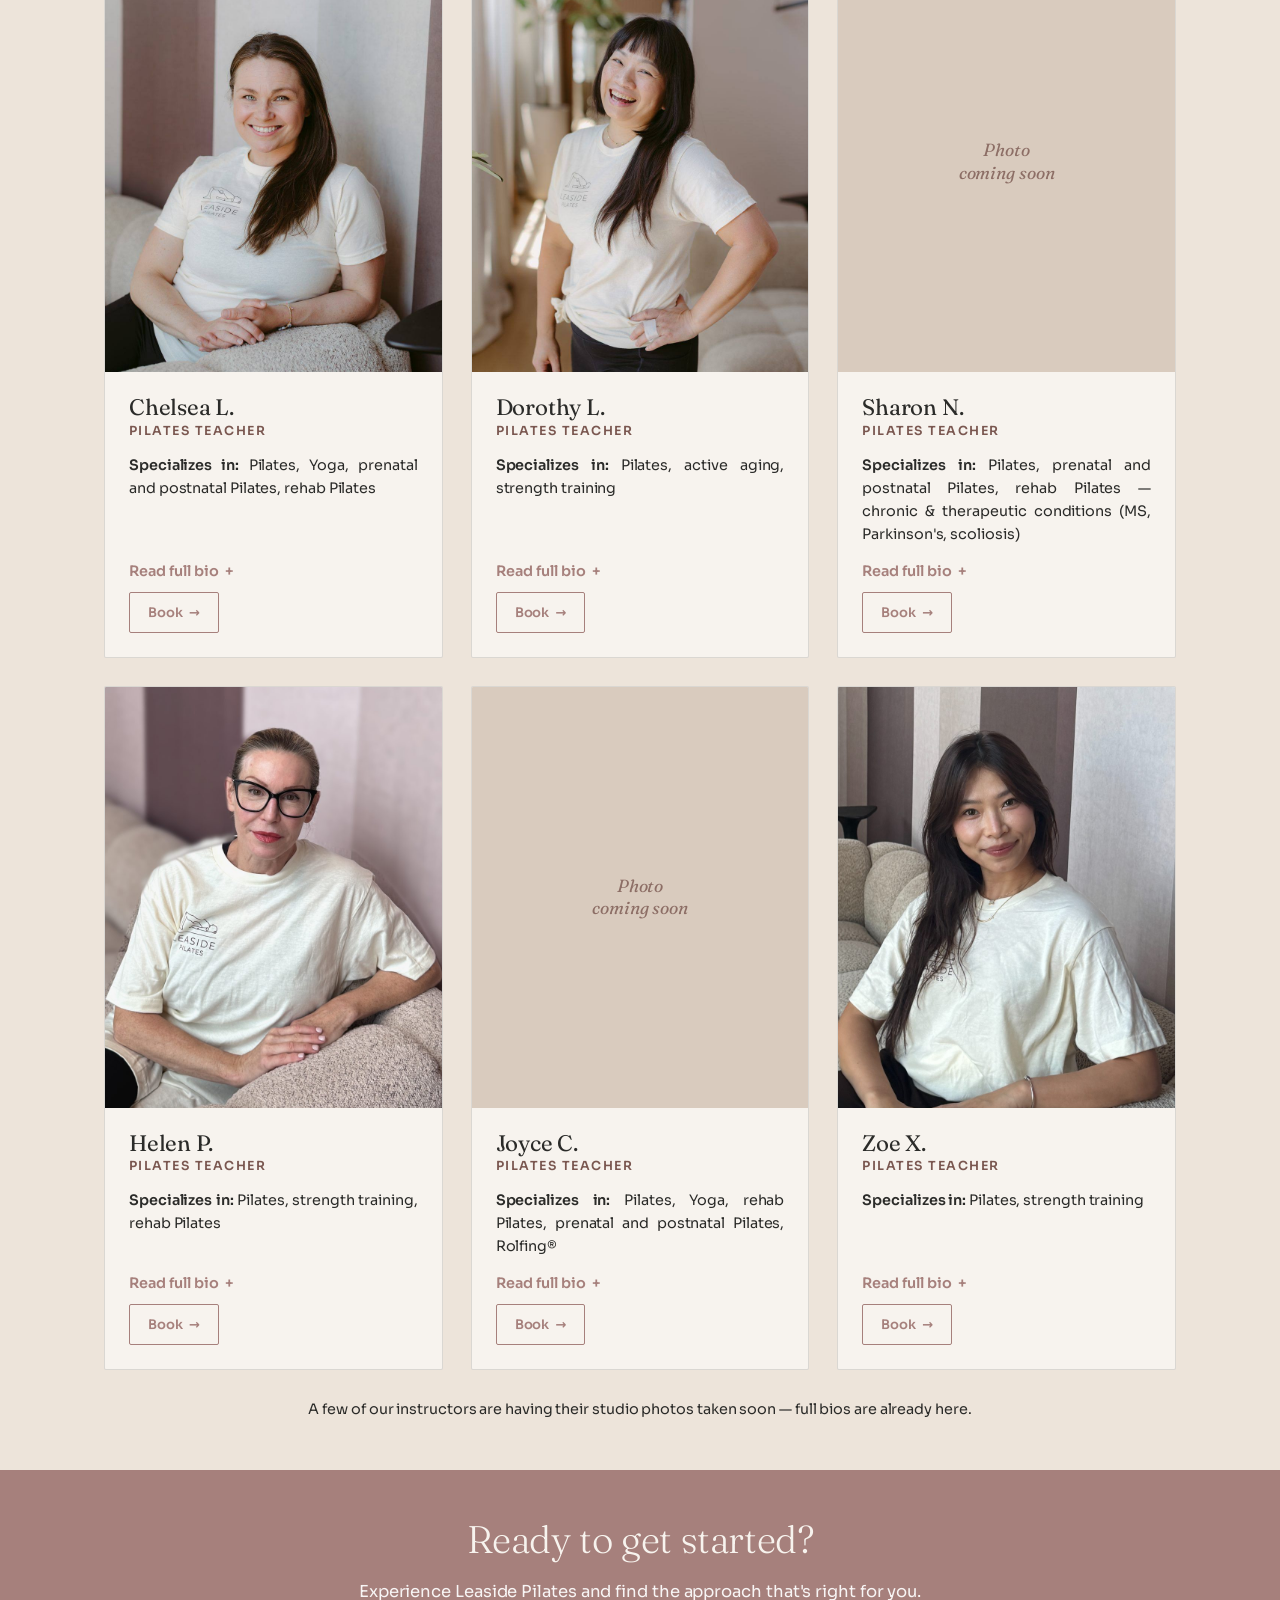
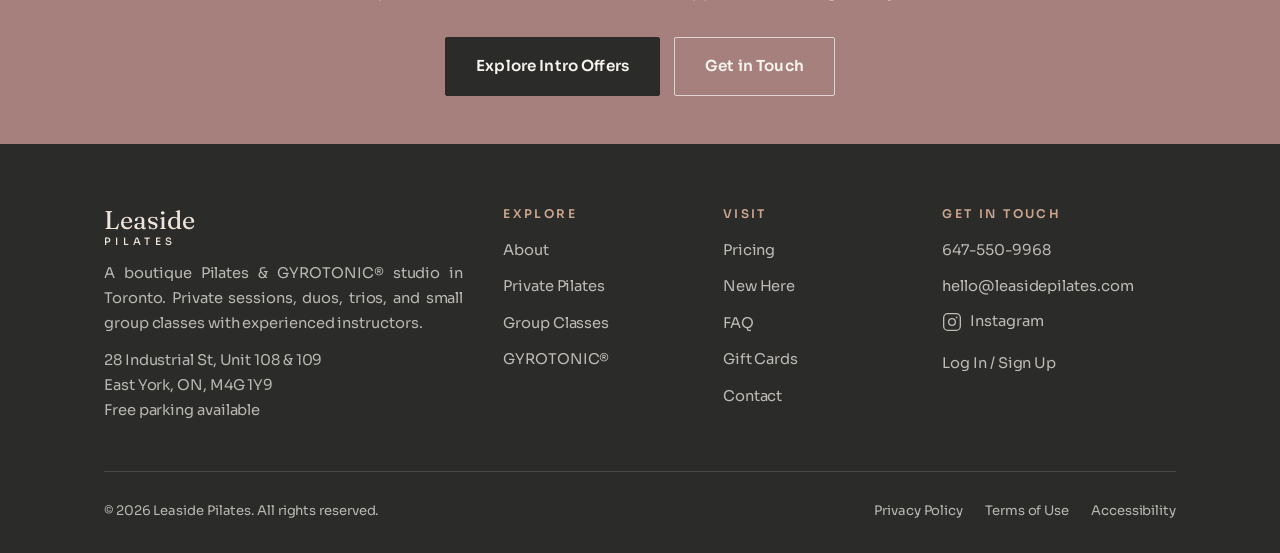
<file: about.html>
<!DOCTYPE html>
<html lang="en">
<head>
<meta charset="UTF-8">
<meta name="viewport" content="width=device-width, initial-scale=1">
<title>About Leaside Pilates | Boutique Pilates Studio in Toronto</title>
<meta name="description" content="Learn about Leaside Pilates, a boutique Pilates & GYROTONIC® studio in Toronto with two dedicated spaces and experienced, personalized instruction.">
<link rel="canonical" href="https://www.leasidepilates.com/about.html">
<meta name="robots" content="index, follow">
<meta name="theme-color" content="#2E3A2E">
<meta property="og:type" content="website">
<meta property="og:site_name" content="Leaside Pilates">
<meta property="og:title" content="About Leaside Pilates | Boutique Pilates Studio in Toronto">
<meta property="og:description" content="Learn about Leaside Pilates, a boutique Pilates & GYROTONIC® studio in Toronto with two dedicated spaces and experienced, personalized instruction.">
<meta property="og:url" content="https://www.leasidepilates.com/about.html">
<meta property="og:image" content="https://www.leasidepilates.com/assets/about.jpg">
<meta name="twitter:image" content="https://www.leasidepilates.com/assets/about.jpg">
<meta property="og:locale" content="en_CA">
<link rel="preconnect" href="https://fonts.googleapis.com">
<link rel="preconnect" href="https://fonts.gstatic.com" crossorigin>
<link href="https://fonts.googleapis.com/css2?family=Fraunces:ital,opsz,wght@0,9..144,300;0,9..144,400;0,9..144,500;1,9..144,300;1,9..144,400&family=Sora:wght@300;400;500;600&display=swap" rel="stylesheet">
<link rel="stylesheet" href="css/style.css">
</head>
<body>
<a class="skip" href="#main">Skip to content</a>
<header class="site-header">
  <div class="wrap nav">
    <a class="brand" href="index.html" aria-label="Leaside Pilates home"><span class="brand-name">Leaside</span><span class="brand-sub">Pilates</span></a>
    <nav aria-label="Primary">
      <ul class="nav-links">
        <li class="has-menu">
          <a href="private-pilates.html" aria-haspopup="true">Services <span class="caret" aria-hidden="true"></span></a>
          <ul class="submenu">
            <li><a href="private-pilates.html">Private Pilates<small>One-on-one, duo &amp; trio</small></a></li>
            <li><a href="group-classes.html">Group Classes<small>Small equipment classes</small></a></li>
            <li class="submenu-group"><span class="submenu-heading">Specialty Classes</span></li>
            <li><a href="group-classes.html#mommy-baby" class="submenu-sub">Mommy &amp; Baby</a></li>
            <li><a href="group-classes.html#prenatal" class="submenu-sub">Prenatal</a></li>
            <li><a href="group-classes.html#active-aging" class="submenu-sub">Active Aging</a></li>
            <li><a href="group-classes.html#specialty" class="submenu-sub">All specialty classes</a></li>
            <li class="submenu-divider"></li>
            <li><a href="gyrotonic.html">GYROTONIC&reg;<small>Specialized movement</small></a></li>
          </ul>
        </li>
        <li><a href="pricing.html">Pricing</a></li>
        <li><a href="schedule.html">Schedule</a></li>
        <li class="has-menu">
          <a href="about.html" aria-haspopup="true">About <span class="caret" aria-hidden="true"></span></a>
          <ul class="submenu">
            <li><a href="about.html">About the Studio<small>Our story &amp; team</small></a></li>
            <li><a href="first-visit.html">New Here<small>Your first visit</small></a></li>
          </ul>
        </li>
        <li><a href="contact.html">Contact</a></li>
      </ul>
    </nav>
    <div class="nav-cta">
      <a class="nav-login" href="https://momence.com/u/leaside-pilates-Pg0Y5y" target="_blank" rel="noopener">Log In</a>
      <a class="btn brass" href="contact.html#book">Book Now</a>
      <button class="nav-toggle" aria-label="Open menu" aria-expanded="false"><span></span><span></span><span></span></button>
    </div>
  </div>
</header>
<div class="mobile-menu">
  <a href="private-pilates.html">Private Pilates</a>
  <a href="group-classes.html">Group Classes</a>
  <a href="gyrotonic.html">GYROTONIC&reg;</a>
  <a href="pricing.html">Pricing</a>
  <a href="schedule.html">Schedule</a>
  <a href="about.html">About</a>
  <a href="first-visit.html">New Here</a>
  <a href="contact.html">Contact</a>
  <a class="nav-login" href="login.html" style="padding:14px 0;border-bottom:1px solid var(--line)">Log In / Sign Up</a>
  <a class="btn brass" href="contact.html#book">Book Now</a>
</div>
<main id="main">

<section class="about-hero">
  <div class="about-hero-media"><img src="assets/community.jpg" alt="Leaside Pilates instructors sharing a joyful high-five in the studio" width="1800" height="1200" fetchpriority="high"></div>
  <div class="about-hero-inner">
    <span class="eyebrow">Our Studio</span>
    <h1>About Leaside Pilates</h1>
  </div>
</section>
<!-- OUR MISSION -->
<section class="section">
  <div class="wrap split split-stretch">
    <div class="split-media reveal"><img src="assets/who-we-are.jpg" alt="A client relaxing in the lounge at Leaside Pilates" width="1365" height="2048" loading="lazy" decoding="async"></div>
    <div class="reveal d1">
      <span class="eyebrow">Who We Are</span>
      <h2>A contemporary Pilates &amp; GYROTONIC® studio</h2>
      <p>Leaside Pilates is a fully equipped contemporary Pilates and GYROTONIC® studio offering a wide range of movement services across two dedicated studio spaces at the same Leaside location. Unit 109 is dedicated to private, duo, and trio Pilates sessions, while Unit 108 is home to our small group Pilates classes.</p>
      <p>We welcome clients from Leaside, Midtown Toronto, and surrounding neighbourhoods — from complete beginners to experienced movers, busy professionals and parents, active and older adults, as well as those returning to movement after injury or surgery.</p>
      <p>Our team of highly trained and experienced instructors is here to support you at every stage of your movement journey. Whether you prefer the individualized attention of private sessions or the energy of small group classes, we'll help you find the approach that best suits your goals, experience, and needs.</p>
      <div class="getstarted-boxes">
        <a class="getstarted-box" href="private-pilates.html">
          <span class="gs-label">Find out more about</span>
          <span class="gs-title">Private Sessions <span aria-hidden="true">→</span></span>
        </a>
        <a class="getstarted-box" href="group-classes.html">
          <span class="gs-label">Find out more about</span>
          <span class="gs-title">Group Classes <span aria-hidden="true">→</span></span>
        </a>
      </div>
    </div>
  </div>
</section>

<section class="section">
  <div class="wrap split rev">
    <div class="split-media reveal"><img src="assets/our-mission.jpg" alt="An instructor guiding a client through a reformer exercise at Leaside Pilates" width="1400" height="2100" loading="lazy" decoding="async"></div>
    <div class="reveal d1">
      <span class="eyebrow">Our Mission</span>
      <h2>Move better, feel stronger, build confidence</h2>
      <p>Our mission at Leaside Pilates is to help people move better, feel stronger, and build confidence in their bodies through high-quality, personalized movement.</p>
      <p>We believe Pilates is for every body and every stage of life. Whether you're new to Pilates, looking to build strength and improve mobility, staying active as you age, or returning to movement after an injury or surgery, our goal is to meet you where you are and help you progress safely.</p>
      <p>At Leaside Pilates we take the time to get to know you, understand your goals, and provide the individual attention you need — whether you're joining us for a private session or one of our small group classes.</p>
      <p>Through our highly trained instructors, small group classes, personalized private sessions, and fully equipped studio, we're committed to creating an environment where every client feels supported, challenged, and cared for.</p>
    </div>
  </div>
</section>

<!-- FOUNDER -->
<section class="section about-teaser">
  <div class="wrap about-grid">
    <figure class="about-photo reveal"><img src="assets/team-iva.jpg" alt="Iva Mazar, founder of Leaside Pilates" width="900" height="1350" loading="lazy" decoding="async"></figure>
    <div class="about-copy reveal d1">
      <span class="eyebrow">Meet the Founder</span>
      <h2>Built with care, expertise, and a love of good movement.</h2>
      <p>Iva opened Leaside Pilates after more than a decade of teaching and exploring different movement disciplines. After years of training, she began looking for a way to address her scoliosis. Pilates gave her the strength she was looking for, but also something more — a deeper mind-body connection. The variety of equipment kept Pilates continually interesting and challenging, and it was something she found herself forever drawn back to.</p>
      <p>In 2021, Iva made the decision to switch from her career in civil engineering and to create a space where she could share her passion for Pilates with others. She wanted Leaside Pilates to be a studio where every client could become stronger, move with more confidence and, most importantly, where every client receives the attention they need to progress.</p>
      <p>Iva is trained comprehensively in Pilates and the GYROTONIC&reg; method, and is currently studying toward her diploma in Osteopathic Manual Practice. She's a mother of a toddler and two cats.</p>
      <p class="about-sig">Iva</p>
      <p class="about-title">Founder, Leaside Pilates</p>
    </div>
  </div>
</section>

<section class="section services">
  <div class="wrap">
    <div class="head center reveal"><span class="eyebrow">Our Team</span><h2>Meet your instructors</h2></div>
    <div class="team-grid" id="team">
      <article class="team-card reveal " data-bio="iva0">
        <div class="team-photo"><img src="assets/team-iva.jpg" alt="Iva, Pilates instructor at Leaside Pilates" loading="lazy" decoding="async"></div>
        <div class="body">
          <h3>Iva M.</h3>
          <div class="role">Founder · Pilates &amp; GYROTONIC® Teacher</div>
          <p class="teaches"><strong>Specializes in:</strong> Pilates, GYROTONIC®, prenatal and postnatal Pilates, rehab Pilates</p>
          <button class="bio-open" type="button">Read full bio <span aria-hidden="true">+</span></button>
          <a class="bio-book" href="contact.html#book">Book <span aria-hidden="true">→</span></a>
        </div>
      </article>
      <article class="team-card reveal d1" data-bio="carmen1">
        <div class="team-photo"><img src="assets/team-carmen.jpg" alt="Carmen, Pilates instructor at Leaside Pilates" loading="lazy" decoding="async"></div>
        <div class="body">
          <h3>Carmen C.</h3>
          <div class="role">Pilates Teacher</div>
          <p class="teaches"><strong>Specializes in:</strong> Pilates, prenatal and postnatal Pilates, rehab Pilates</p>
          <button class="bio-open" type="button">Read full bio <span aria-hidden="true">+</span></button>
          <a class="bio-book" href="contact.html#book">Book <span aria-hidden="true">→</span></a>
        </div>
      </article>
      <article class="team-card reveal d2" data-bio="nadia2">
        <div class="team-photo"><img src="assets/team-nadia.jpg" alt="Nadia, Pilates instructor at Leaside Pilates" loading="lazy" decoding="async"></div>
        <div class="body">
          <h3>Nadia G.</h3>
          <div class="role">Pilates Teacher</div>
          <p class="teaches"><strong>Specializes in:</strong> Pilates, prenatal and postnatal Pilates, rehab Pilates</p>
          <button class="bio-open" type="button">Read full bio <span aria-hidden="true">+</span></button>
          <a class="bio-book" href="contact.html#book">Book <span aria-hidden="true">→</span></a>
        </div>
      </article>
      <article class="team-card reveal " data-bio="yoon3">
        <div class="team-photo"><img src="assets/team-yoon.jpg" alt="Yoon, Pilates instructor at Leaside Pilates" loading="lazy" decoding="async"></div>
        <div class="body">
          <h3>Yoon C.</h3>
          <div class="role">Pilates Teacher</div>
          <p class="teaches"><strong>Specializes in:</strong> Pilates, prenatal and postnatal Pilates, rehab Pilates</p>
          <button class="bio-open" type="button">Read full bio <span aria-hidden="true">+</span></button>
          <a class="bio-book" href="contact.html#book">Book <span aria-hidden="true">→</span></a>
        </div>
      </article>
      <article class="team-card reveal d1" data-bio="jin4">
        <div class="team-photo"><img src="assets/team-jin.jpg" alt="Jin, Pilates instructor at Leaside Pilates" loading="lazy" decoding="async"></div>
        <div class="body">
          <h3>Jin H.</h3>
          <div class="role">Pilates &amp; GYROTONIC® Teacher · FST Practitioner</div>
          <p class="teaches"><strong>Specializes in:</strong> Pilates, GYROTONIC®, Fascial Stretch Therapy, strength training, rehab Pilates</p>
          <button class="bio-open" type="button">Read full bio <span aria-hidden="true">+</span></button>
          <a class="bio-book" href="contact.html#book">Book <span aria-hidden="true">→</span></a>
        </div>
      </article>
      <article class="team-card reveal d2" data-bio="laura5">
        <div class="team-photo"><img src="assets/team-laura.jpg" alt="Laura, Pilates instructor at Leaside Pilates" loading="lazy" decoding="async"></div>
        <div class="body">
          <h3>Laura O.</h3>
          <div class="role">Pilates Teacher</div>
          <p class="teaches"><strong>Specializes in:</strong> Pilates, prenatal and postnatal Pilates</p>
          <button class="bio-open" type="button">Read full bio <span aria-hidden="true">+</span></button>
          <a class="bio-book" href="contact.html#book">Book <span aria-hidden="true">→</span></a>
        </div>
      </article>
      <article class="team-card reveal " data-bio="chelsea6">
        <div class="team-photo"><img src="assets/team-chelsea.jpg" alt="Chelsea, Pilates instructor at Leaside Pilates" loading="lazy" decoding="async"></div>
        <div class="body">
          <h3>Chelsea L.</h3>
          <div class="role">Pilates Teacher</div>
          <p class="teaches"><strong>Specializes in:</strong> Pilates, Yoga, prenatal and postnatal Pilates, rehab Pilates</p>
          <button class="bio-open" type="button">Read full bio <span aria-hidden="true">+</span></button>
          <a class="bio-book" href="contact.html#book">Book <span aria-hidden="true">→</span></a>
        </div>
      </article>
      <article class="team-card reveal d1" data-bio="dorothy7">
        <div class="team-photo"><img src="assets/team-dorothy.jpg" alt="Dorothy, Pilates instructor at Leaside Pilates" loading="lazy" decoding="async"></div>
        <div class="body">
          <h3>Dorothy L.</h3>
          <div class="role">Pilates Teacher</div>
          <p class="teaches"><strong>Specializes in:</strong> Pilates, active aging, strength training</p>
          <button class="bio-open" type="button">Read full bio <span aria-hidden="true">+</span></button>
          <a class="bio-book" href="contact.html#book">Book <span aria-hidden="true">→</span></a>
        </div>
      </article>
      <article class="team-card reveal d2" data-bio="sharon8">
        <div class="team-photo team-photo--soon"><span>Photo<br>coming soon</span></div>
        <div class="body">
          <h3>Sharon N.</h3>
          <div class="role">Pilates Teacher</div>
          <p class="teaches"><strong>Specializes in:</strong> Pilates, prenatal and postnatal Pilates, rehab Pilates — chronic &amp; therapeutic conditions (MS, Parkinson's, scoliosis)</p>
          <button class="bio-open" type="button">Read full bio <span aria-hidden="true">+</span></button>
          <a class="bio-book" href="contact.html#book">Book <span aria-hidden="true">→</span></a>
        </div>
      </article>
      <article class="team-card reveal " data-bio="helen9">
        <div class="team-photo"><img src="assets/team-helen.jpg" alt="Helen, Pilates instructor at Leaside Pilates" loading="lazy" decoding="async"></div>
        <div class="body">
          <h3>Helen P.</h3>
          <div class="role">Pilates Teacher</div>
          <p class="teaches"><strong>Specializes in:</strong> Pilates, strength training, rehab Pilates</p>
          <button class="bio-open" type="button">Read full bio <span aria-hidden="true">+</span></button>
          <a class="bio-book" href="contact.html#book">Book <span aria-hidden="true">→</span></a>
        </div>
      </article>
      <article class="team-card reveal d1" data-bio="joyce10">
        <div class="team-photo team-photo--soon"><span>Photo<br>coming soon</span></div>
        <div class="body">
          <h3>Joyce C.</h3>
          <div class="role">Pilates Teacher</div>
          <p class="teaches"><strong>Specializes in:</strong> Pilates, Yoga, rehab Pilates, prenatal and postnatal Pilates, Rolfing®</p>
          <button class="bio-open" type="button">Read full bio <span aria-hidden="true">+</span></button>
          <a class="bio-book" href="contact.html#book">Book <span aria-hidden="true">→</span></a>
        </div>
      </article>
      <article class="team-card reveal d2" data-bio="zoe11">
        <div class="team-photo"><img src="assets/team-zoe.jpg" alt="Zoe, Pilates instructor at Leaside Pilates" loading="lazy" decoding="async"></div>
        <div class="body">
          <h3>Zoe X.</h3>
          <div class="role">Pilates Teacher</div>
          <p class="teaches"><strong>Specializes in:</strong> Pilates, strength training</p>
          <button class="bio-open" type="button">Read full bio <span aria-hidden="true">+</span></button>
          <a class="bio-book" href="contact.html#book">Book <span aria-hidden="true">→</span></a>
        </div>
      </article>
    </div>
    <p style="text-align:center;margin-top:28px;color:var(--muted);font-size:.9rem">A few of our instructors are having their studio photos taken soon — full bios are already here.</p>
  </div>
</section>

<!-- Bio modals: replace the placeholder text with each instructor's real bio -->
<div class="bio-modal" id="bio-modal" hidden>
  <div class="bio-modal-overlay" data-close></div>
  <div class="bio-modal-panel" role="dialog" aria-modal="true" aria-labelledby="bio-modal-name">
    <button class="bio-modal-close" type="button" data-close aria-label="Close">&times;</button>
    <div class="bio-modal-scroll">
      <h3 id="bio-modal-name"></h3>
      <div class="bio-modal-role" id="bio-modal-role"></div>
      <div class="bio-modal-body" id="bio-modal-body"></div>
      <a class="btn brass" href="contact.html#book" style="margin-top:24px">Book with our team</a>
    </div>
  </div>
</div>

<script type="application/json" id="bio-data">
{"iva0": {"name": "Iva M.", "role": "Founder · Pilates & GYROTONIC® Teacher", "bio": "Iva began practicing Pilates in high school and immediately felt a strong connection to the method. Pilates helped her build strength, improve her movement, and perform better in other sports. It became especially important during her university years, helping her stay active and balanced while completing her Master's degree in Civil and Environmental Engineering.\n\nDuring university, Iva's passion for Pilates led her from student to instructor. Even after beginning her career as an engineer, she continued teaching Pilates in the evenings, eventually realizing that movement and teaching were where her true passion lay.\n\nIn 2016, Iva moved to Toronto, where she completed her comprehensive Pilates certifications and gained experience teaching at several studios. In 2021, she opened Leaside Pilates with the goal of creating a welcoming, highly personalized studio and sharing her passion for movement with the community.\n\nContinuing to expand her knowledge of the body and movement, Iva became certified in GYROTONIC® Level 1 in 2023, followed by specialized training on the GYROTONIC® Jumping-Stretching Board and GYROTONIC® Archway Level 1.\n\nIva is also studying at the Canadian Academy of Osteopathy in Hamilton, working toward her Diploma in Osteopathic Manual Practice (D.O.M.P.). Her ongoing education continues to deepen her understanding of anatomy, biomechanics, and whole-body movement, which she brings into her approach to Pilates and GYROTONIC® training."}, "carmen1": {"name": "Carmen C.", "role": "Pilates Teacher", "bio": "Carmen is an accomplished Pilates instructor based in Leaside with a career spanning since 2016. Her professional journey originated as an entry-level Administrative Assistant at Pilates Process Studio, catalyzing her deep dive into the world of Pilates. Motivated by personal experiences, including post-pregnancy recovery and healing from a horseback riding injury, Carmen transitioned from a decade-long career in the Dental Field to become a Certified Therapeutic Pilates Instructor. She finds profound satisfaction in the transformative power of Pilates, fostering a sense of balance, coordination, and stability in everyday movements.\n\nCarmen's passion extends beyond personal benefits, as she continually deepens her understanding of the intricate human body through instruction. Specializing in Prenatal Pilates, Postnatal Pilates, and Therapeutic Pilates, she derives immense fulfillment from aiding individuals in improving their daily posture and movement. As a practitioner and instructor, Carmen is committed to empowering clients, leaving them revitalized and engaged after each session."}, "nadia2": {"name": "Nadia G.", "role": "Pilates Teacher", "bio": "Nadia has been dedicated to promoting health through movement for over 15 years. She is a fully certified Pilates Instructor in Brazil and Canada. She has also been working in rehabilitation since 2007, when she graduated in Physiotherapy in Brazil. After graduating, she obtained her first Pilates certificate and began using this method in combination with her physiotherapy knowledge to help her clients recover from different types of injuries.\n\nShe believes that the Pilates Method is a powerful tool for improving movement and treating conditions of the human body. With her extensive expertise in Neuro-Musculoskeletal rehabilitation, postural alignment, and body movement dysfunction, she is capable of tailoring specific Pilates programs to fit the needs of her clients.\n\nNadia is an empathetic and motivated professional whose strength lies in ensuring everyone has a personalized experience for a fulfilling and productive life."}, "yoon3": {"name": "Yoon C.", "role": "Pilates Teacher", "bio": "Yoonjung is a certified STOTT Pilates instructor with a background as a former rhythmic gymnast. After experiencing injuries, she discovered Pilates as a way to recover and build strength, which eventually led her to pursue it professionally.\n\nShe first trained in South Korea and later moved to Canada to gain broader international experience. Now in her fourth year of teaching, she believes that lasting change comes from building consistent habits and cultivating body awareness — knowing what muscles you are using and what good posture feels like.\n\nHer goal is to guide clients toward healthier movement patterns and help them create positive habits that improve both body and mind."}, "jin4": {"name": "Jin H.", "role": "Pilates & GYROTONIC® Teacher · FST Practitioner", "bio": "Jin is a certified GYROTONIC® Level 1 instructor, an FST (Fascial Stretch Therapy) Advanced level practitioner, and a STOTT Pilates–trained instructor with over 15 years of experience in the fitness and movement field.\n\nJin specializes in enhancing movement quality, mobility, and body awareness through a thoughtful blend of strength, control, fascia-focused techniques, and Women's Health & Pre/Postnatal Care.\n\nJin works with a diverse range of clients, including those recovering from injury, managing chronic tension, or seeking support through pregnancy and postpartum recovery. Her approach emphasizes safe, efficient, and sustainable movement patterns. Each session is tailored to the individual, creating a supportive environment where clients can move with greater ease, confidence, and resilience."}, "laura5": {"name": "Laura O.", "role": "Pilates Teacher", "bio": "Laura is a certified Pilates Instructor whose approach to movement is rooted in joy, curiosity, and a deep respect for the mind-body connection. With a background in dance and a strong interest in physiotherapy, her classes are thoughtfully crafted to guide you through precise, intentional sequences that flow with ease and purpose.\n\nLaura creates a supportive, inclusive space where every individual is invited to explore their unique strengths and capabilities. Grounded in the core principles of Pilates, her teaching emphasizes clear anatomical alignment, mindful breathwork, and meaningful hands-on or verbal adjustments. Whether you're seeking restorative options, challenging progressions, or a blend of both, Laura encourages you to move in a way that feels right for you."}, "chelsea6": {"name": "Chelsea L.", "role": "Pilates Teacher", "bio": "Chelsea has been passionate about movement her entire life, and her love for yoga and Pilates began at the age of 12. She started her career as a professional dancer and choreographer, and after retiring from dance, she deepened her practice in yoga, Pilates, and boxing.\n\nChelsea believes in the strong connection between mind and body, and that working up a good sweat can be some of the best therapy. She maintains a dedicated personal practice in both Pilates and yoga, and is passionate about helping others move their bodies in creative ways that challenge them and expand their limits."}, "dorothy7": {"name": "Dorothy L.", "role": "Pilates Teacher", "bio": "Dorothy is a comprehensively certified Polestar Pilates instructor focused on intelligent movement that supports strength, mobility, and active aging.\n\nBefore Pilates, Dorothy performed with Disney Cruise Line and spent 25 years in industrial and residential design, where she developed a deep appreciation for functional, intentional movement that now shapes her teaching.\n\nHer movement playground also includes Chinese and Korean traditional dance and drumming, dance performances, Spartan races, snowboarding, and adventure travel. She also enjoys building jigsaw puzzles — a form of mindfulness that strengthens mental clarity, focus, and patience, much like the practice of Pilates itself.\n\nAfter rediscovering Pilates in midlife, she trained between Toronto and Miami to complete her comprehensive Polestar certification. Today, Dorothy helps clients build resilient bodies that move well, feel strong, and last for life."}, "sharon8": {"name": "Sharon N.", "role": "Pilates Teacher", "bio": "Sharon is a fully certified STOTT Pilates instructor with more than 15 years of experience helping clients move, strengthen, and heal through mindful, technical, and highly individualized Pilates practice. Trained in comprehensive mat and equipment work, she brings a deep understanding of anatomy, movement, and adaptive conditioning to every session.\n\nSpecialising in chronic conditions and therapeutic Pilates, Sharon has worked with organizations such as the Multiple Sclerosis Society of Canada, implementing Pilates programs for clients living with MS. She has also supported individuals with Parkinson's, scoliosis, arthritis, and a range of other medical conditions. Her teaching emphasizes precision, accessibility, and compassion — creating a safe, supportive environment for clients of all ages and abilities.\n\nThrough personalised sessions and thoughtfully designed classes, Sharon empowers clients to build strength, improve mobility, reduce pain, and reconnect with confidence in their bodies."}, "helen9": {"name": "Helen P.", "role": "Pilates Teacher", "bio": "Helen brings over 40 years of movement experience to her practice — a journey that began in childhood with ballet and horseback riding, and grew into running, weightlifting, and martial arts, where she earned a 4th-degree black belt and built a long career teaching martial arts, self-defense, and eventually aerial arts.\n\nIt was during her weightlifting years that yoga and Pilates first entered her life — originally as a counterbalance, they became a deep passion and a way to restore mobility, balancing strength with control of both body and mind.\n\nHelen's path as a competitive athlete led her into coaching others across a range of disciplines, and later into work as a competition judge — sharpening her eye for alignment, form, and the small details that make movement effective and safe.\n\nHer love of Pilates ultimately took her from mat to reformer training, where she found a discipline that blends precision, control, and a genuinely therapeutic, hands-on approach to the body.\n\nHelen studied anatomy, kinesiology, and biomechanics at university, and has since built on that foundation with a wide range of certifications, including extensive rehab-focused training. She remains a committed, lifelong student of movement herself, bringing a grounded, attentive, and highly personalized approach to every session."}, "joyce10": {"name": "Joyce C.", "role": "Pilates Teacher", "bio": "Joyce started her fitness journey with Classical Ballet at 8 years old and teaching dance to kids and teenagers at 17.\n\nHer initial studies in Brazil were in Physical Education and Technician-Dancer, followed by a bachelor degree in Physiotherapy. She continued with a Master's Degree in Human Kinesiology in Montreal, where she researched movement and postural analysis for about 5 years.\n\nSearching for improvements in her own posture and to overcome her injuries, Joyce discovered the benefits of Pilates. She became a fully certified Stott Pilates Instructor in Toronto, started teaching in 2008, and has since gained vast experience with post-rehab Pilates in physiotherapy clinics, gyms, and studios.\n\nJoyce later discovered Rolfing® Structural Integration and, in 2015, became a Certified Rolfer™ at the Rolf Institute of Structural Integration in Boulder, CO. She has also trained extensively with French Osteopath Guy Voyer, and is a certified Yoga Teacher, Hippocrates Health Educator, and Registered Holistic Nutritionist.\n\nOutside work, Joyce enjoys reading, being in nature with her dog, hiking, cycling, swimming, walking barefoot on the beach, and cooking healthy desserts."}, "zoe11": {"name": "Zoe X.", "role": "Pilates Teacher", "bio": "Zoe is a comprehensively certified STOTT PILATES® instructor who helps clients move stronger, feel aligned, and connect deeper to their body.\n\nHer teaching style is detail oriented, supportive, and encouraging. She tailors each session to the individual, balancing challenge with care while focusing on strength, mobility, posture, and movement quality.\n\nWhat Zoe enjoys most about teaching is seeing her clients feel and move better over time. She values creating a supportive experience where clients feel understood, encouraged, and confident in their progress."}}
</script>
<section class="section cta-band"><div class="wrap"><h2>Ready to get started?</h2><p>Experience Leaside Pilates and find the approach that's right for you.</p><div class="hero-actions"><a class="btn lg" href="pricing.html">Explore Intro Offers</a><a class="btn ghost lg" href="contact.html#book">Get in Touch</a></div></div></section>
</main>
<div id="site-footer"></div>
<script src="js/footer.js"></script>
<script src="js/main.js"></script>
<!-- Momence webchat -->
<script async type="module" host-id="150866" token="Dg8yGl6Dj4" position="bottom-right" src="https://momence.com/plugin/webchat/webchat.js"></script>
</body>
</html>
</file>
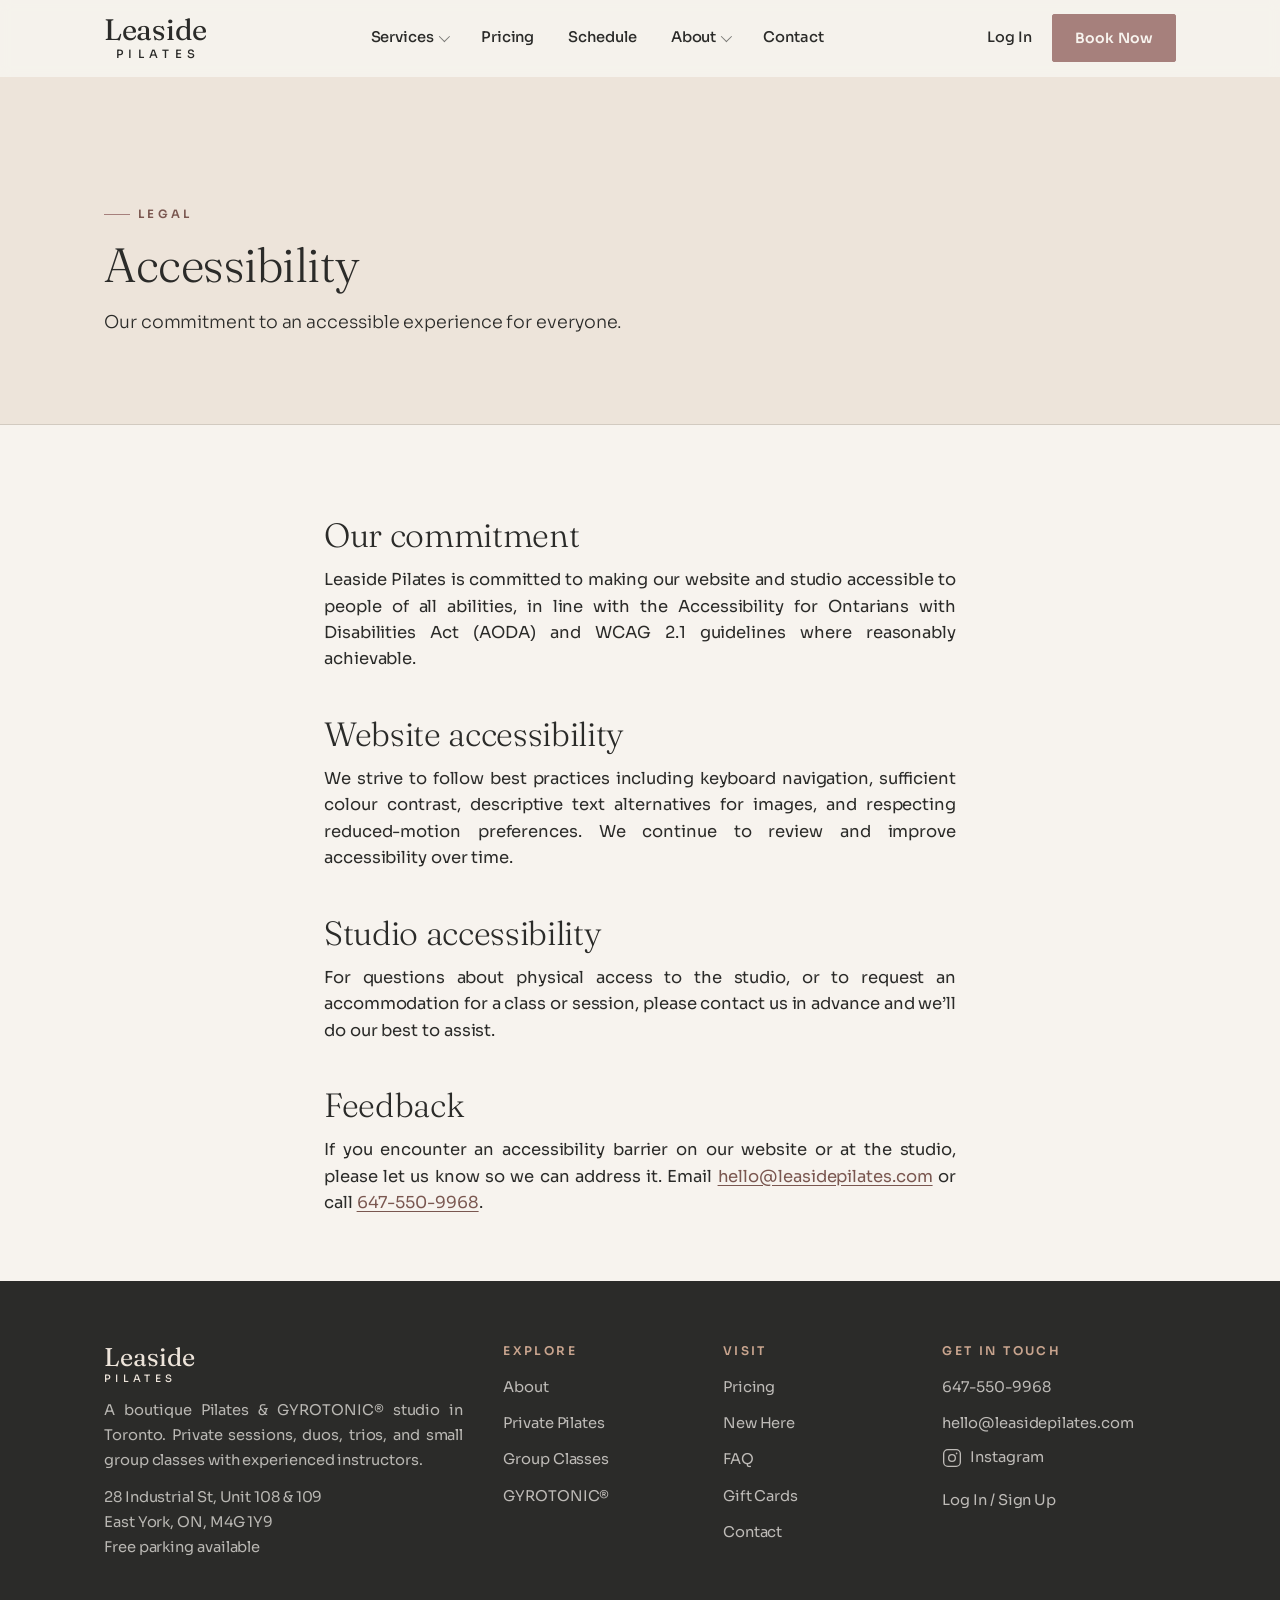
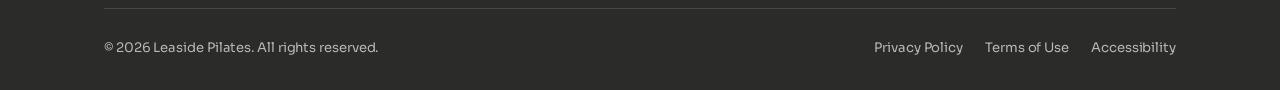
<file: accessibility.html>
<!DOCTYPE html>
<html lang="en">
<head>
<meta charset="UTF-8">
<meta name="viewport" content="width=device-width, initial-scale=1">
<title>Accessibility | Leaside Pilates</title>
<meta name="description" content="Leaside Pilates is committed to an accessible website and studio experience for all abilities, in line with AODA and WCAG guidelines.">
<link rel="canonical" href="https://www.leasidepilates.com/accessibility.html">
<meta name="robots" content="index, follow">
<meta name="theme-color" content="#2E3A2E">
<meta property="og:type" content="website">
<meta property="og:site_name" content="Leaside Pilates">
<meta property="og:title" content="Accessibility | Leaside Pilates">
<meta property="og:description" content="Leaside Pilates is committed to an accessible website and studio experience for all abilities, in line with AODA and WCAG guidelines.">
<meta property="og:url" content="https://www.leasidepilates.com/accessibility.html">
<meta property="og:image" content="https://www.leasidepilates.com/assets/hero.jpg">
<meta name="twitter:image" content="https://www.leasidepilates.com/assets/hero.jpg">
<meta property="og:locale" content="en_CA">
<link rel="preconnect" href="https://fonts.googleapis.com">
<link rel="preconnect" href="https://fonts.gstatic.com" crossorigin>
<link href="https://fonts.googleapis.com/css2?family=Fraunces:ital,opsz,wght@0,9..144,300;0,9..144,400;0,9..144,500;1,9..144,300;1,9..144,400&family=Sora:wght@300;400;500;600&display=swap" rel="stylesheet">
<link rel="stylesheet" href="css/style.css">
</head>
<body>
<a class="skip" href="#main">Skip to content</a>
<header class="site-header">
  <div class="wrap nav">
    <a class="brand" href="index.html" aria-label="Leaside Pilates home"><span class="brand-name">Leaside</span><span class="brand-sub">Pilates</span></a>
    <nav aria-label="Primary">
      <ul class="nav-links">
        <li class="has-menu">
          <a href="private-pilates.html" aria-haspopup="true">Services <span class="caret" aria-hidden="true"></span></a>
          <ul class="submenu">
            <li><a href="private-pilates.html">Private Pilates<small>One-on-one, duo &amp; trio</small></a></li>
            <li><a href="group-classes.html">Group Classes<small>Small equipment classes</small></a></li>
            <li class="submenu-group"><span class="submenu-heading">Specialty Classes</span></li>
            <li><a href="group-classes.html#mommy-baby" class="submenu-sub">Mommy &amp; Baby</a></li>
            <li><a href="group-classes.html#prenatal" class="submenu-sub">Prenatal</a></li>
            <li><a href="group-classes.html#active-aging" class="submenu-sub">Active Aging</a></li>
            <li><a href="group-classes.html#specialty" class="submenu-sub">All specialty classes</a></li>
            <li class="submenu-divider"></li>
            <li><a href="gyrotonic.html">GYROTONIC&reg;<small>Specialized movement</small></a></li>
          </ul>
        </li>
        <li><a href="pricing.html">Pricing</a></li>
        <li><a href="schedule.html">Schedule</a></li>
        <li class="has-menu">
          <a href="about.html" aria-haspopup="true">About <span class="caret" aria-hidden="true"></span></a>
          <ul class="submenu">
            <li><a href="about.html">About the Studio<small>Our story &amp; team</small></a></li>
            <li><a href="first-visit.html">New Here<small>Your first visit</small></a></li>
          </ul>
        </li>
        <li><a href="contact.html">Contact</a></li>
      </ul>
    </nav>
    <div class="nav-cta">
      <a class="nav-login" href="https://momence.com/u/leaside-pilates-Pg0Y5y" target="_blank" rel="noopener">Log In</a>
      <a class="btn brass" href="contact.html#book">Book Now</a>
      <button class="nav-toggle" aria-label="Open menu" aria-expanded="false"><span></span><span></span><span></span></button>
    </div>
  </div>
</header>
<div class="mobile-menu">
  <a href="private-pilates.html">Private Pilates</a>
  <a href="group-classes.html">Group Classes</a>
  <a href="gyrotonic.html">GYROTONIC&reg;</a>
  <a href="pricing.html">Pricing</a>
  <a href="schedule.html">Schedule</a>
  <a href="about.html">About</a>
  <a href="first-visit.html">New Here</a>
  <a href="contact.html">Contact</a>
  <a class="nav-login" href="login.html" style="padding:14px 0;border-bottom:1px solid var(--line)">Log In / Sign Up</a>
  <a class="btn brass" href="contact.html#book">Book Now</a>
</div>
<main id="main">

<section class="page-hero"><div class="wrap"><span class="eyebrow">Legal</span><h1>Accessibility</h1><p>Our commitment to an accessible experience for everyone.</p></div></section>
<section class="section"><div class="wrap prose">
<h2>Our commitment</h2>
<p>Leaside Pilates is committed to making our website and studio accessible to people of all abilities, in line with the Accessibility for Ontarians with Disabilities Act (AODA) and WCAG 2.1 guidelines where reasonably achievable.</p>
<h2>Website accessibility</h2>
<p>We strive to follow best practices including keyboard navigation, sufficient colour contrast, descriptive text alternatives for images, and respecting reduced-motion preferences. We continue to review and improve accessibility over time.</p>
<h2>Studio accessibility</h2>
<p>For questions about physical access to the studio, or to request an accommodation for a class or session, please contact us in advance and we&#8217;ll do our best to assist.</p>
<h2>Feedback</h2>
<p>If you encounter an accessibility barrier on our website or at the studio, please let us know so we can address it. Email <a href="mailto:hello@leasidepilates.com">hello@leasidepilates.com</a> or call <a href="tel:+16475509968">647-550-9968</a>.</p>
</div></section>
</main>
<div id="site-footer"></div>
<script src="js/footer.js"></script>
<script src="js/main.js"></script>
<!-- Momence webchat -->
<script async type="module" host-id="150866" token="Dg8yGl6Dj4" position="bottom-right" src="https://momence.com/plugin/webchat/webchat.js"></script>
</body>
</html>
</file>
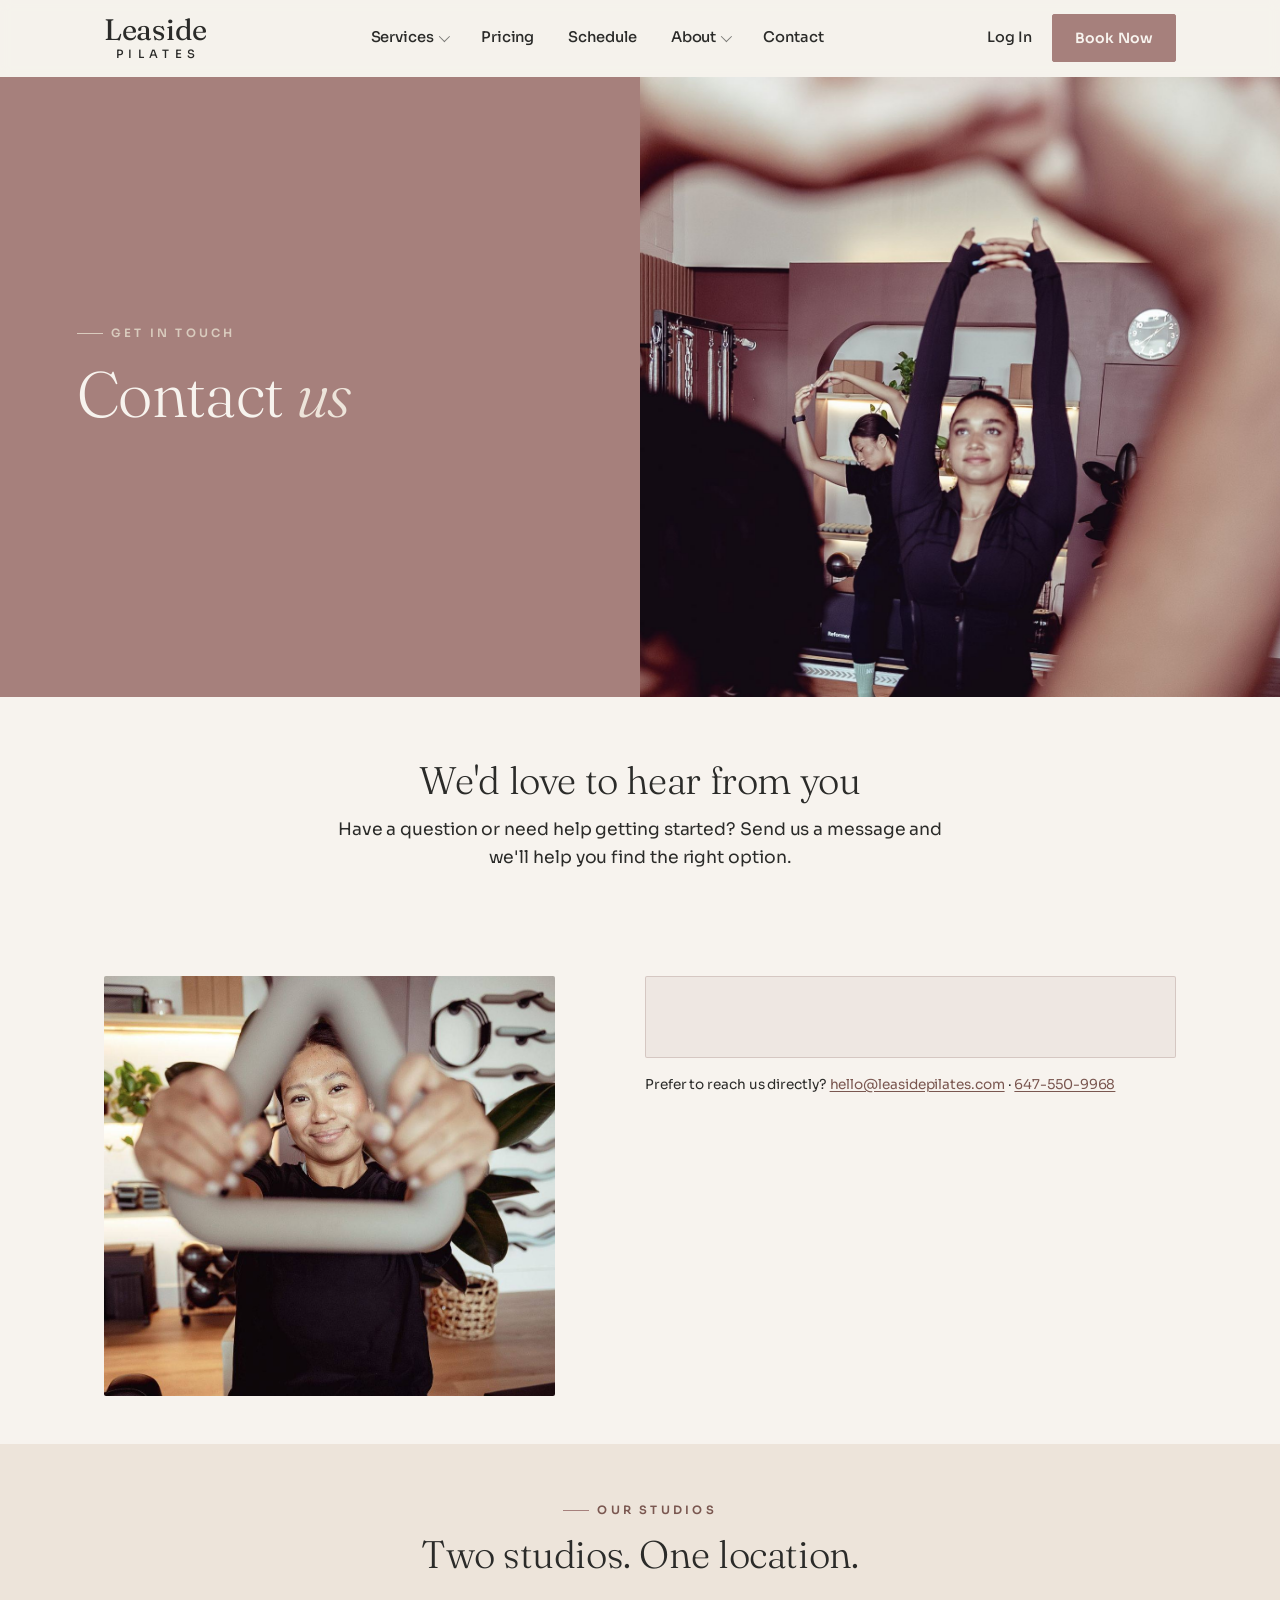
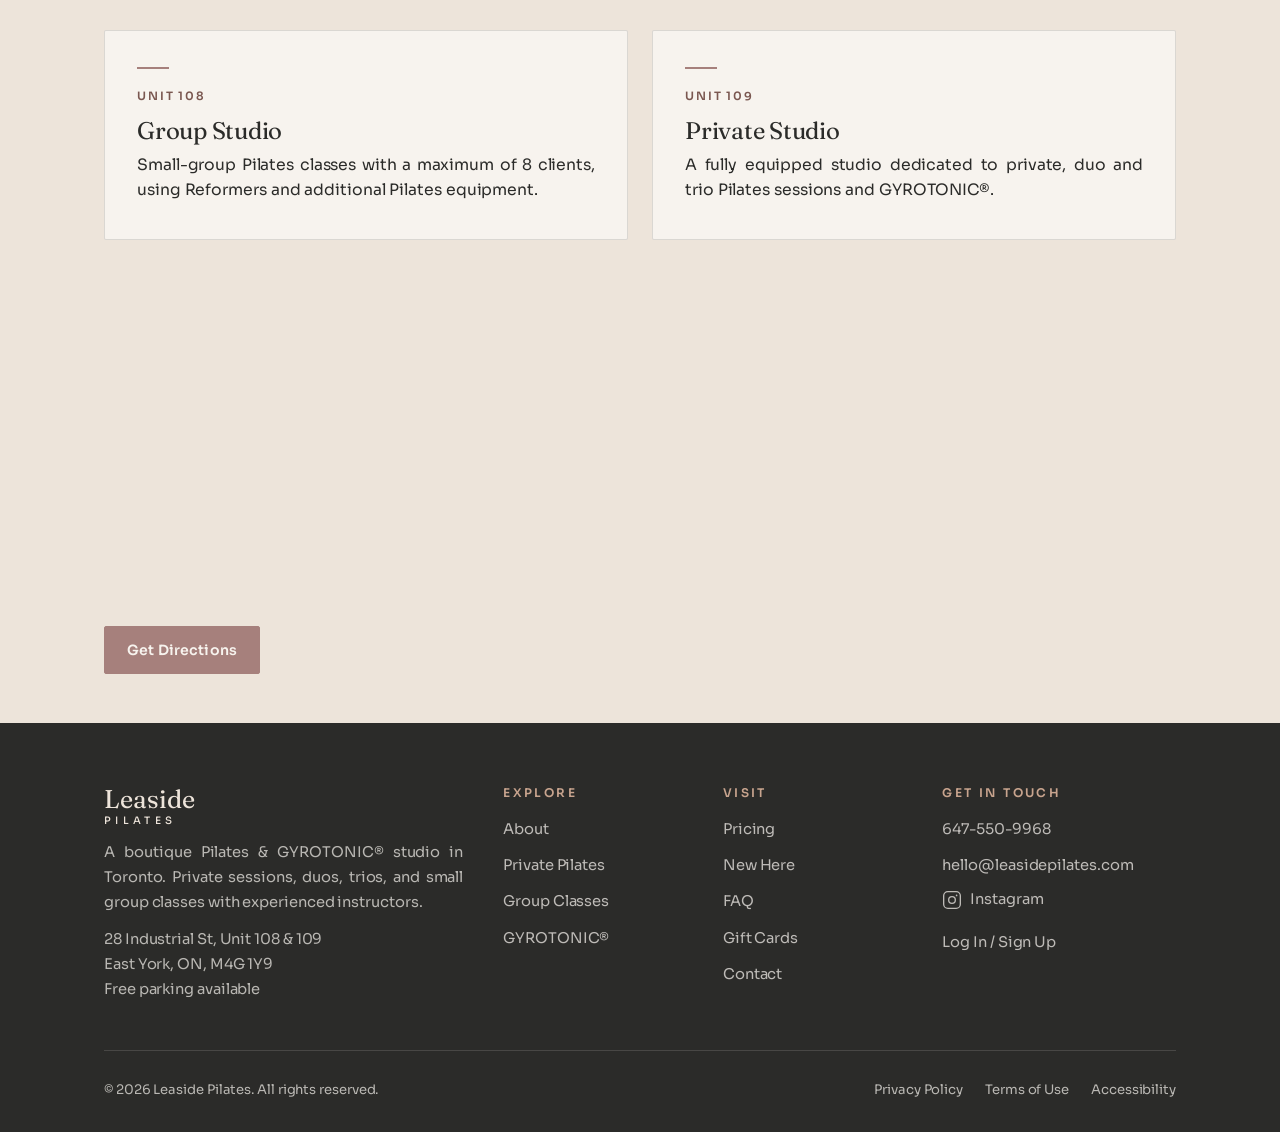
<file: contact.html>
<!DOCTYPE html>
<html lang="en">
<head>
<meta charset="UTF-8">
<meta name="viewport" content="width=device-width, initial-scale=1">
<title>Contact & Booking | Leaside Pilates Toronto</title>
<meta name="description" content="Contact Leaside Pilates in Toronto. Book Pilates classes and private sessions, log in to your Momence account, or message the studio. 28 Industrial St, East York, ON.">
<link rel="canonical" href="https://www.leasidepilates.com/contact.html">
<meta name="robots" content="index, follow">
<meta name="theme-color" content="#2E3A2E">
<meta property="og:type" content="website">
<meta property="og:site_name" content="Leaside Pilates">
<meta property="og:title" content="Contact & Booking | Leaside Pilates Toronto">
<meta property="og:description" content="Contact Leaside Pilates in Toronto. Book Pilates classes and private sessions, log in to your Momence account, or message the studio. 28 Industrial St, East York, ON.">
<meta property="og:url" content="https://www.leasidepilates.com/contact.html">
<meta property="og:image" content="https://www.leasidepilates.com/assets/about.jpg">
<meta name="twitter:image" content="https://www.leasidepilates.com/assets/about.jpg">
<meta property="og:locale" content="en_CA">
<link rel="preconnect" href="https://fonts.googleapis.com">
<link rel="preconnect" href="https://fonts.gstatic.com" crossorigin>
<link href="https://fonts.googleapis.com/css2?family=Fraunces:ital,opsz,wght@0,9..144,300;0,9..144,400;0,9..144,500;1,9..144,300;1,9..144,400&family=Sora:wght@300;400;500;600&display=swap" rel="stylesheet">
<link rel="stylesheet" href="css/style.css">
</head>
<body>
<a class="skip" href="#main">Skip to content</a>
<header class="site-header">
  <div class="wrap nav">
    <a class="brand" href="index.html" aria-label="Leaside Pilates home"><span class="brand-name">Leaside</span><span class="brand-sub">Pilates</span></a>
    <nav aria-label="Primary">
      <ul class="nav-links">
        <li class="has-menu">
          <a href="private-pilates.html" aria-haspopup="true">Services <span class="caret" aria-hidden="true"></span></a>
          <ul class="submenu">
            <li><a href="private-pilates.html">Private Pilates<small>One-on-one, duo &amp; trio</small></a></li>
            <li><a href="group-classes.html">Group Classes<small>Small equipment classes</small></a></li>
            <li class="submenu-group"><span class="submenu-heading">Specialty Classes</span></li>
            <li><a href="group-classes.html#mommy-baby" class="submenu-sub">Mommy &amp; Baby</a></li>
            <li><a href="group-classes.html#prenatal" class="submenu-sub">Prenatal</a></li>
            <li><a href="group-classes.html#active-aging" class="submenu-sub">Active Aging</a></li>
            <li><a href="group-classes.html#specialty" class="submenu-sub">All specialty classes</a></li>
            <li class="submenu-divider"></li>
            <li><a href="gyrotonic.html">GYROTONIC&reg;<small>Specialized movement</small></a></li>
          </ul>
        </li>
        <li><a href="pricing.html">Pricing</a></li>
        <li><a href="schedule.html">Schedule</a></li>
        <li class="has-menu">
          <a href="about.html" aria-haspopup="true">About <span class="caret" aria-hidden="true"></span></a>
          <ul class="submenu">
            <li><a href="about.html">About the Studio<small>Our story &amp; team</small></a></li>
            <li><a href="first-visit.html">New Here<small>Your first visit</small></a></li>
          </ul>
        </li>
        <li><a href="contact.html">Contact</a></li>
      </ul>
    </nav>
    <div class="nav-cta">
      <a class="nav-login" href="https://momence.com/u/leaside-pilates-Pg0Y5y" target="_blank" rel="noopener">Log In</a>
      <a class="btn brass" href="contact.html#book">Book Now</a>
      <button class="nav-toggle" aria-label="Open menu" aria-expanded="false"><span></span><span></span><span></span></button>
    </div>
  </div>
</header>
<div class="mobile-menu">
  <a href="private-pilates.html">Private Pilates</a>
  <a href="group-classes.html">Group Classes</a>
  <a href="gyrotonic.html">GYROTONIC&reg;</a>
  <a href="pricing.html">Pricing</a>
  <a href="schedule.html">Schedule</a>
  <a href="about.html">About</a>
  <a href="first-visit.html">New Here</a>
  <a href="contact.html">Contact</a>
  <a class="nav-login" href="login.html" style="padding:14px 0;border-bottom:1px solid var(--line)">Log In / Sign Up</a>
  <a class="btn brass" href="contact.html#book">Book Now</a>
</div>
<main id="main">

<!-- PHOTO HERO (matches About) -->
<section class="split-hero">
  <div class="split-hero-copy">
    <span class="eyebrow">Get in Touch</span>
    <h1>Contact <em>us</em></h1>
  </div>
  <div class="split-hero-media"><img src="assets/hero-contact.jpg" alt="The Leaside Pilates studio" width="2000" height="1334" fetchpriority="high"></div>
</section>

<!-- INTRO (centered) -->
<section class="section" style="padding-bottom:0"><div class="wrap">
  <div class="head center reveal"><h2>We'd love to hear from you</h2><p>Have a question or need help getting started? Send us a message and we'll help you find the right option.</p></div>
</div></section>

<!-- CONTACT: photo left, form right -->
<section class="section" id="book"><div class="wrap contact-grid">
  <figure class="contact-photo-side reveal"><img src="assets/contact-photo.jpg" alt="A client using a Pilates ring at Leaside Pilates" width="1200" height="1799" loading="lazy" decoding="async"></figure>
  <div class="reveal d1">
    <div class="lead-form-panel">
      <div id="momence-plugin-lead-form"></div>
      <script
        async
        type="module"
        id="momence-plugin-lead-form-src"
        host_id="150866"
        fields="firstName,lastName,email,phoneNumber,anything"
        token="Dg8yGl6Dj4"
        country_code="ca"
        data-field-def='{"firstName":{"type":"text","label":"First name","required":true},"lastName":{"type":"text","label":"Last name","required":true},"email":{"type":"email","label":"Email","required":true},"phoneNumber":{"type":"phone-number","label":"Phone number","required":true},"anything":{"type":"text","label":"Message","required":true,"hidden":false}}'
        src="https://momence.com/plugin/lead-form/lead-form.js"
    ></script>
    </div>
    <p class="form-note" style="margin-top:16px">Prefer to reach us directly? <a href="mailto:hello@leasidepilates.com">hello@leasidepilates.com</a> &middot; <a href="tel:+16475509968">647-550-9968</a></p>
  </div>
</div></section>

<!-- OUR STUDIOS -->
<section class="section services"><div class="wrap">
  <div class="head center reveal"><span class="eyebrow">Our Studios</span><h2>Two studios. One location.</h2></div>
  <div class="studios-two">
    <div class="studio-card reveal">
      <span class="si-label">Unit 108</span>
      <h3>Group Studio</h3>
      <p>Small-group Pilates classes with a maximum of 8 clients, using Reformers and additional Pilates equipment.</p>
    </div>
    <div class="studio-card reveal d1">
      <span class="si-label">Unit 109</span>
      <h3>Private Studio</h3>
      <p>A fully equipped studio dedicated to private, duo and trio Pilates sessions and GYROTONIC&reg;.</p>
    </div>
  </div>
  <figure class="contact-map contact-map--wide reveal">
    <iframe title="Map to Leaside Pilates, 28 Industrial St, East York, ON M4G 1Y9" src="https://www.google.com/maps?q=28+Industrial+St+Unit+108,+East+York,+ON+M4G+1Y9&output=embed" width="1200" height="800" style="border:0" loading="lazy" referrerpolicy="no-referrer-when-downgrade" allowfullscreen></iframe>
    <a class="btn brass" href="https://www.google.com/maps/search/?api=1&amp;query=28+Industrial+St+Unit+108+East+York+ON+M4G+1Y9" target="_blank" rel="noopener">Get Directions</a>
  </figure>
</div></section>

</main>
<div id="site-footer"></div>
<script src="js/footer.js"></script>
<script src="js/main.js"></script>
<!-- Momence webchat -->
<script async type="module" host-id="150866" token="Dg8yGl6Dj4" position="bottom-right" src="https://momence.com/plugin/webchat/webchat.js"></script>
</body>
</html>
</file>
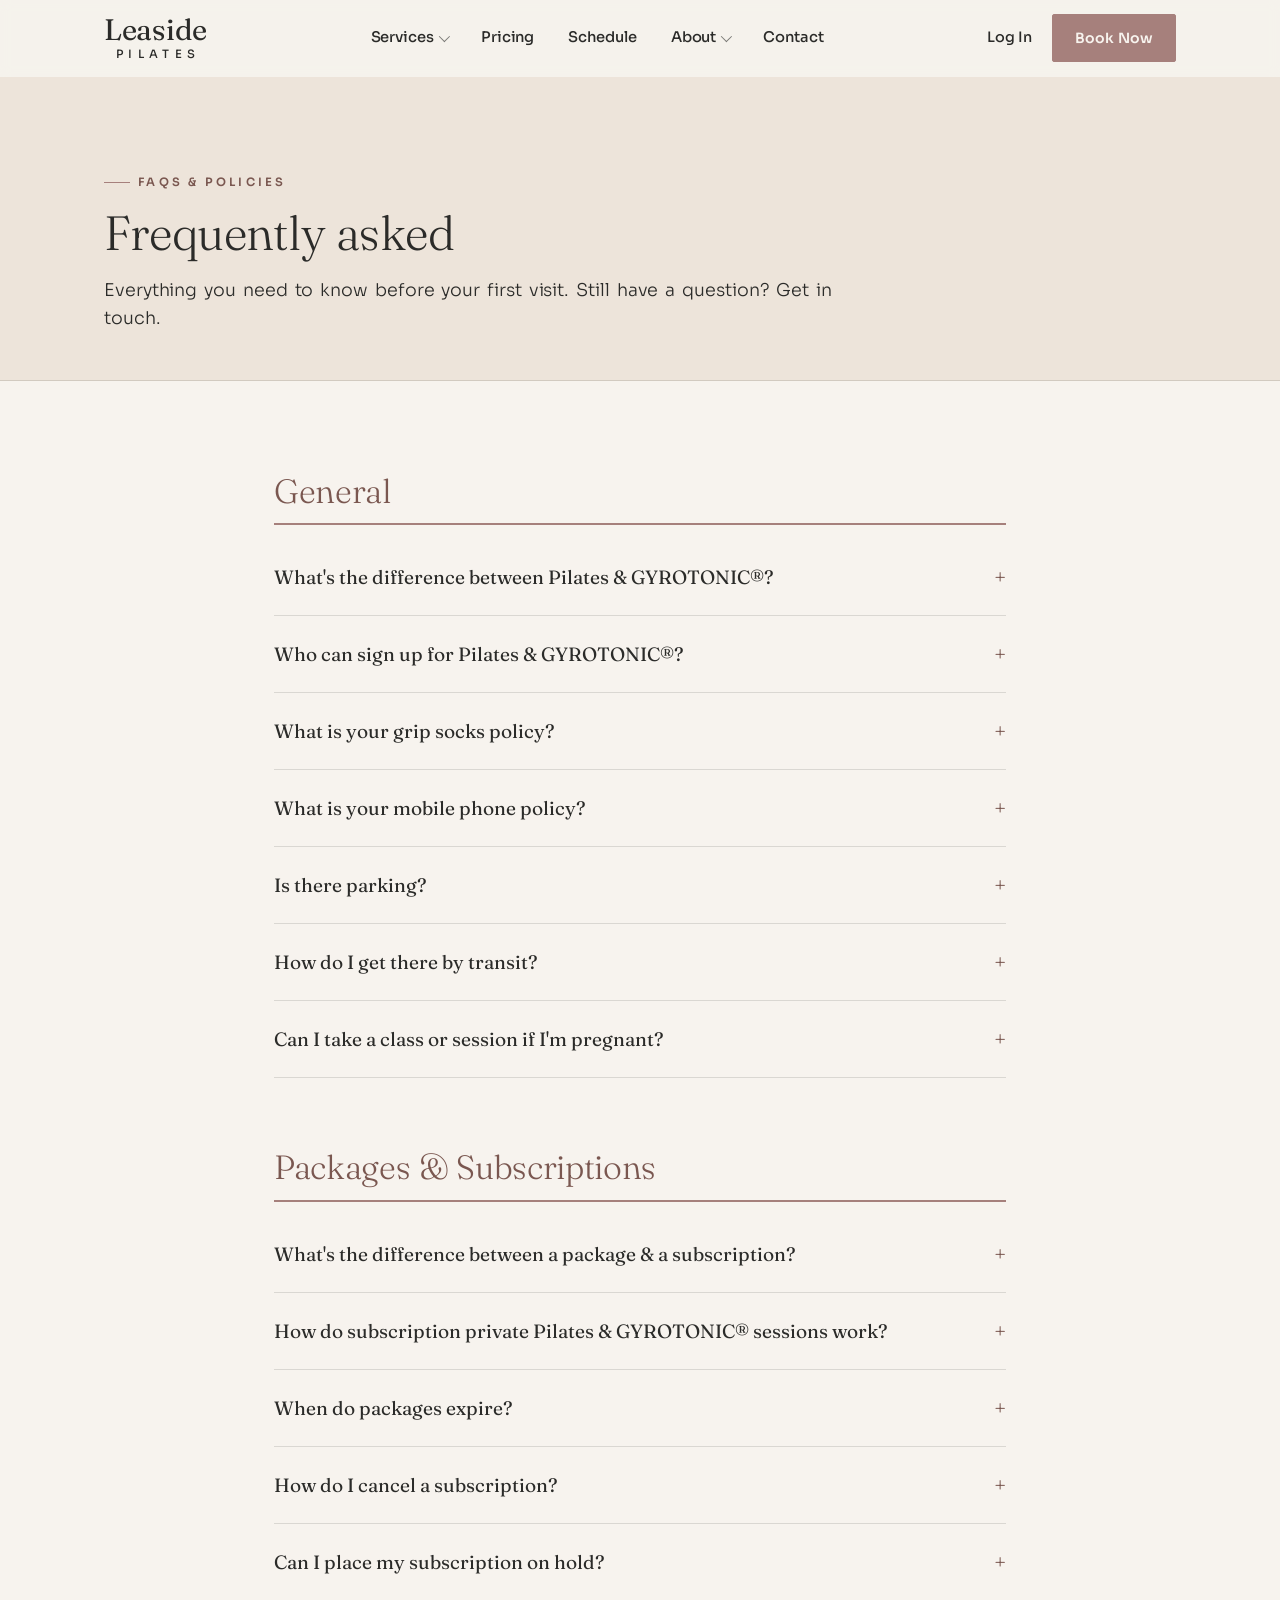
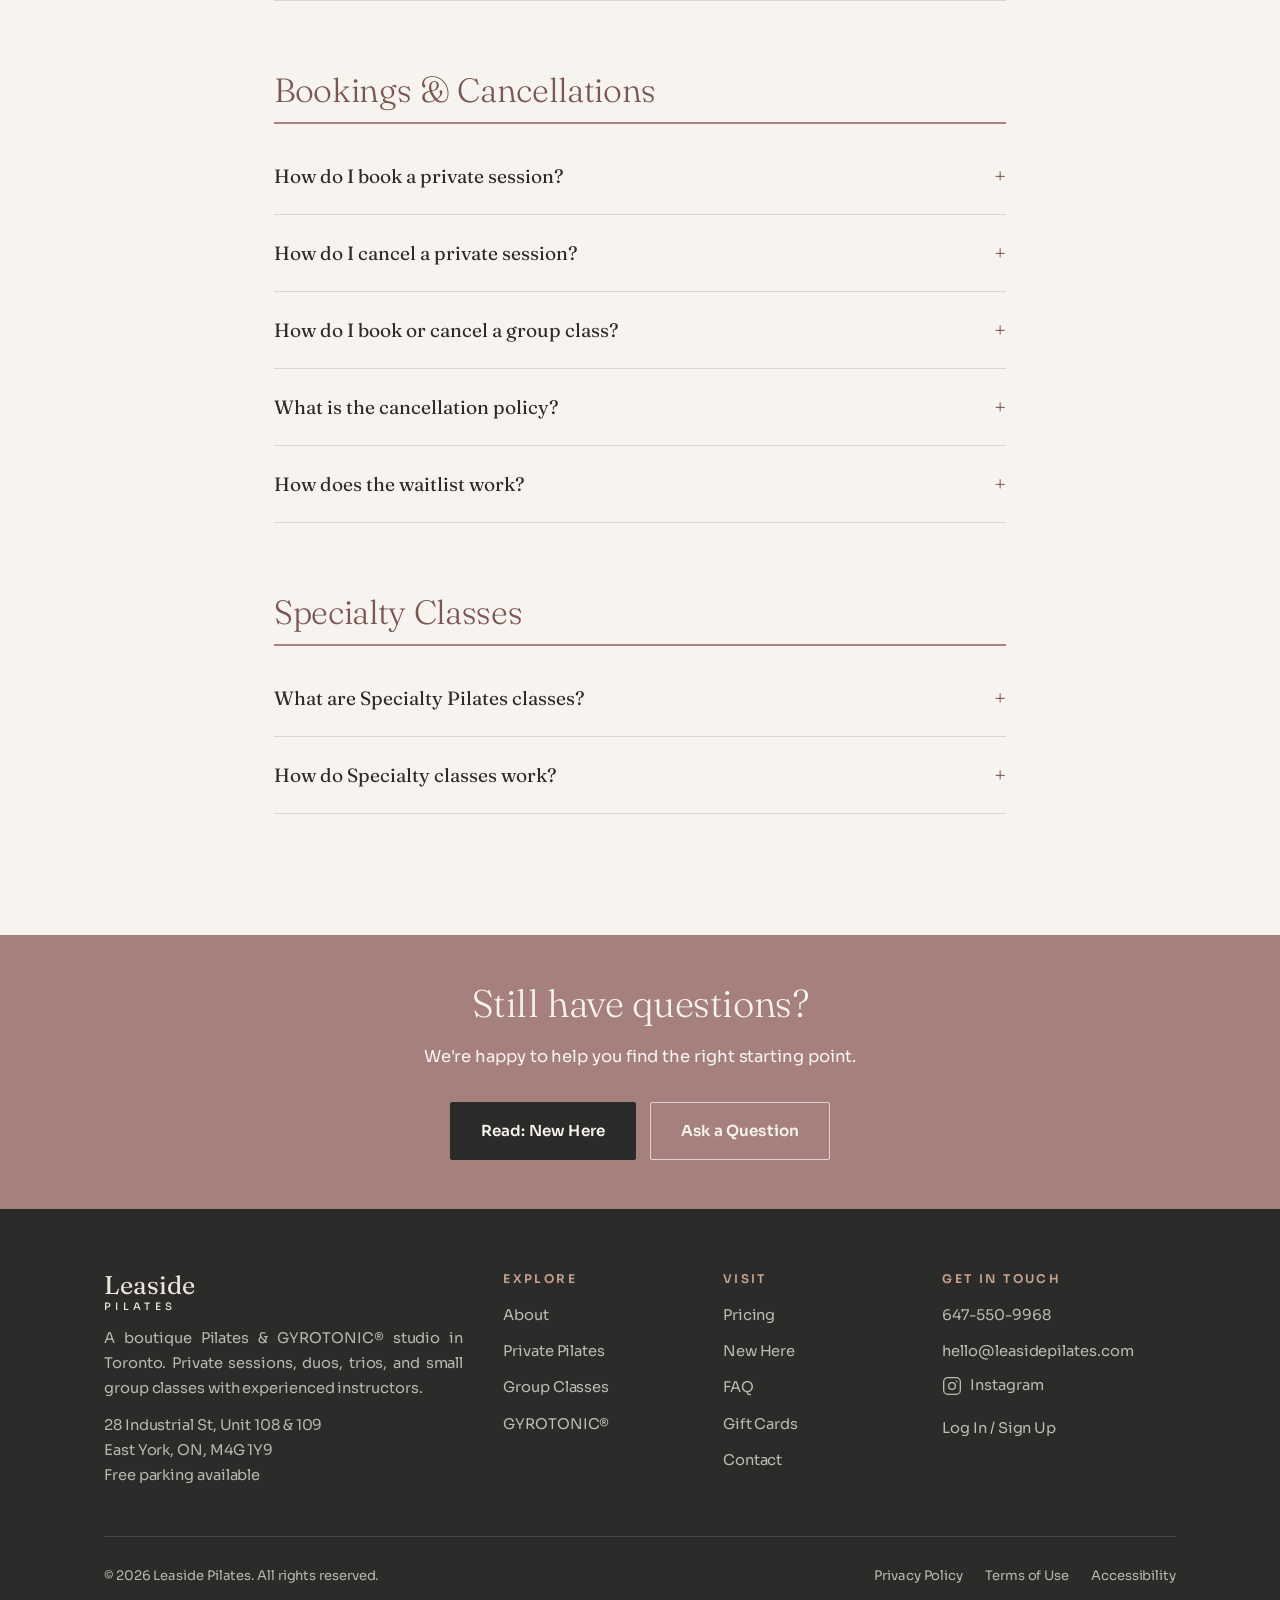
<file: faq.html>
<!DOCTYPE html>
<html lang="en">
<head>
<meta charset="UTF-8">
<meta name="viewport" content="width=device-width, initial-scale=1">
<title>FAQ | Leaside Pilates</title>
<meta name="description" content="Frequently asked questions about Leaside Pilates in Toronto — getting started, classes, bookings, policies, and gift cards.">
<link rel="canonical" href="https://www.leasidepilates.com/faq.html">
<meta name="robots" content="index, follow">
<meta name="theme-color" content="#2E3A2E">
<meta property="og:type" content="website">
<meta property="og:site_name" content="Leaside Pilates">
<meta property="og:title" content="FAQ | Leaside Pilates">
<meta property="og:description" content="Frequently asked questions about Leaside Pilates in Toronto — getting started, classes, bookings, policies, and gift cards.">
<meta property="og:url" content="https://www.leasidepilates.com/faq.html">
<meta property="og:image" content="https://www.leasidepilates.com/assets/hero.jpg">
<meta name="twitter:image" content="https://www.leasidepilates.com/assets/hero.jpg">
<meta property="og:locale" content="en_CA">
<link rel="preconnect" href="https://fonts.googleapis.com">
<link rel="preconnect" href="https://fonts.gstatic.com" crossorigin>
<link href="https://fonts.googleapis.com/css2?family=Fraunces:ital,opsz,wght@0,9..144,300;0,9..144,400;0,9..144,500;1,9..144,300;1,9..144,400&family=Sora:wght@300;400;500;600&display=swap" rel="stylesheet">
<link rel="stylesheet" href="css/style.css">
</head>
<body>
<a class="skip" href="#main">Skip to content</a>
<header class="site-header">
  <div class="wrap nav">
    <a class="brand" href="index.html" aria-label="Leaside Pilates home"><span class="brand-name">Leaside</span><span class="brand-sub">Pilates</span></a>
    <nav aria-label="Primary">
      <ul class="nav-links">
        <li class="has-menu">
          <a href="private-pilates.html" aria-haspopup="true">Services <span class="caret" aria-hidden="true"></span></a>
          <ul class="submenu">
            <li><a href="private-pilates.html">Private Pilates<small>One-on-one, duo &amp; trio</small></a></li>
            <li><a href="group-classes.html">Group Classes<small>Small equipment classes</small></a></li>
            <li class="submenu-group"><span class="submenu-heading">Specialty Classes</span></li>
            <li><a href="group-classes.html#mommy-baby" class="submenu-sub">Mommy &amp; Baby</a></li>
            <li><a href="group-classes.html#prenatal" class="submenu-sub">Prenatal</a></li>
            <li><a href="group-classes.html#active-aging" class="submenu-sub">Active Aging</a></li>
            <li><a href="group-classes.html#specialty" class="submenu-sub">All specialty classes</a></li>
            <li class="submenu-divider"></li>
            <li><a href="gyrotonic.html">GYROTONIC&reg;<small>Specialized movement</small></a></li>
          </ul>
        </li>
        <li><a href="pricing.html">Pricing</a></li>
        <li><a href="schedule.html">Schedule</a></li>
        <li class="has-menu">
          <a href="about.html" aria-haspopup="true">About <span class="caret" aria-hidden="true"></span></a>
          <ul class="submenu">
            <li><a href="about.html">About the Studio<small>Our story &amp; team</small></a></li>
            <li><a href="first-visit.html">New Here<small>Your first visit</small></a></li>
          </ul>
        </li>
        <li><a href="contact.html">Contact</a></li>
      </ul>
    </nav>
    <div class="nav-cta">
      <a class="nav-login" href="https://momence.com/u/leaside-pilates-Pg0Y5y" target="_blank" rel="noopener">Log In</a>
      <a class="btn brass" href="contact.html#book">Book Now</a>
      <button class="nav-toggle" aria-label="Open menu" aria-expanded="false"><span></span><span></span><span></span></button>
    </div>
  </div>
</header>
<div class="mobile-menu">
  <a href="private-pilates.html">Private Pilates</a>
  <a href="group-classes.html">Group Classes</a>
  <a href="gyrotonic.html">GYROTONIC&reg;</a>
  <a href="pricing.html">Pricing</a>
  <a href="schedule.html">Schedule</a>
  <a href="about.html">About</a>
  <a href="first-visit.html">New Here</a>
  <a href="contact.html">Contact</a>
  <a class="nav-login" href="login.html" style="padding:14px 0;border-bottom:1px solid var(--line)">Log In / Sign Up</a>
  <a class="btn brass" href="contact.html#book">Book Now</a>
</div>
<main id="main">
<section class="page-hero page-hero--tight"><div class="wrap"><span class="eyebrow">FAQs &amp; Policies</span><h1>Frequently asked</h1><p>Everything you need to know before your first visit. Still have a question? <a href="contact.html">Get in touch.</a></p></div></section>
<section class="section faq-section"><div class="wrap prose" style="max-width:860px">
<div class="faq-group reveal"><h2 class="faq-group-title">General</h2>
  <div class="faq-item"><button class="faq-q" aria-expanded="false">What's the difference between Pilates &amp; GYROTONIC®?<span class="ic" aria-hidden="true">+</span></button><div class="faq-a"><p>Both build strength, mobility, coordination, and body awareness, but they approach movement differently.</p><p><strong>Pilates</strong> focuses on controlled, precise movements with an emphasis on full-body strength, stability, and alignment. Exercises tend to be more linear and structured, performed on specialized equipment such as the Reformer, Tower, Cadillac, Stability Chair, and Ladder Barrel.</p><p><strong>GYROTONIC®</strong> uses continuous, flowing, circular, three-dimensional movements, with more emphasis on spinal mobility, rotation, coordination, and creating freedom and space throughout the body. Sessions are performed on specialized GYROTONIC® equipment.</p><p>At Leaside Pilates, we offer private Pilates and private GYROTONIC® sessions, as well as group Pilates classes.</p></div></div>
  <div class="faq-item"><button class="faq-q" aria-expanded="false">Who can sign up for Pilates &amp; GYROTONIC®?<span class="ic" aria-hidden="true">+</span></button><div class="faq-a"><p>Pilates and GYROTONIC® are designed for every body and every fitness level. Whether you're new to exercise, curious to try something new, or already active and looking to complement your routine, both methods can be adapted to meet you where you are.</p><p>No previous Pilates experience is required to join our group classes. Our Level 1 class is designed specifically for beginners, including clients who have never used Pilates equipment before. Before your first class, your instructor will walk you through the equipment and provide guidance and modifications throughout so you feel comfortable and confident as you learn.</p></div></div>
  <div class="faq-item"><button class="faq-q" aria-expanded="false">What is your grip socks policy?<span class="ic" aria-hidden="true">+</span></button><div class="faq-a"><p>Grip socks are mandatory to help maintain a clean and hygienic studio environment. You're welcome to bring your own, or purchase a pair of Leaside Pilates grip socks at the studio for $12 — just ask your instructor when you arrive.</p></div></div>
  <div class="faq-item"><button class="faq-q" aria-expanded="false">What is your mobile phone policy?<span class="ic" aria-hidden="true">+</span></button><div class="faq-a"><p>Our private studio is a shared space, with multiple clients having private sessions at the same time. To keep the environment calm for everyone, please put your phone on silent before entering. Our group classes are also a phone-free space — please keep your phone on silent and avoid using it during class.</p></div></div>
  <div class="faq-item"><button class="faq-q" aria-expanded="false">Is there parking?<span class="ic" aria-hidden="true">+</span></button><div class="faq-a"><p>There is a large free parking lot directly in front of our studio building. Additional parking is available at Longo's Plaza, about a 5-minute walk from the studio.</p></div></div>
  <div class="faq-item"><button class="faq-q" aria-expanded="false">How do I get there by transit?<span class="ic" aria-hidden="true">+</span></button><div class="faq-a"><p>The closest bus stop is Industrial St at Laird Dr, served by TTC bus line 51. Lines 88A, 88B, and 156 also operate nearby. The studio is a 15-minute walk from Laird LRT station (Line 5).</p></div></div>
  <div class="faq-item"><button class="faq-q" aria-expanded="false">Can I take a class or session if I'm pregnant?<span class="ic" aria-hidden="true">+</span></button><div class="faq-a"><p>We recommend joining one of our Prenatal Specialty Pilates classes, designed specifically for pregnancy — especially in your third trimester. You're also welcome to join a Level 1 group class, where your instructor can provide modifications as needed.</p><p>For a more personalized approach, private Pilates sessions are tailored to your individual needs, movement, and stage of pregnancy — a great option if you're experiencing discomfort such as lower back pain, or simply prefer more individual attention. Our experienced instructors are trained to work with prenatal and postnatal clients and can adapt sessions as your body and needs change.</p><p>We recommend consulting your healthcare provider before beginning or continuing Pilates during pregnancy, particularly if you have any concerns or are experiencing pain or other symptoms.</p></div></div>
</div>
<div class="faq-group reveal"><h2 class="faq-group-title">Packages &amp; Subscriptions</h2>
  <div class="faq-item"><button class="faq-q" aria-expanded="false">What's the difference between a package &amp; a subscription?<span class="ic" aria-hidden="true">+</span></button><div class="faq-a"><p><strong>Subscriptions</strong> are for clients who want a consistent practice at a lower per-session rate. Sessions are used within each monthly billing cycle, and the subscription renews automatically each month.</p><p><strong>Packages</strong> offer more flexibility, giving you more time to use your sessions (up to 6 months) without a monthly commitment.</p><p>If you come regularly and want better value, choose a subscription. If you prefer flexibility, choose a package.</p></div></div>
  <div class="faq-item"><button class="faq-q" aria-expanded="false">How do subscription private Pilates &amp; GYROTONIC® sessions work?<span class="ic" aria-hidden="true">+</span></button><div class="faq-a"><p>If you choose a subscription for private sessions, we recommend reserving a regular day and time each week. This keeps you consistent and ensures a time that works for you with your preferred instructor, as our private schedule can get busy. Your reserved session can always be rescheduled when needed, as long as at least 24 hours' notice is provided.</p></div></div>
  <div class="faq-item"><button class="faq-q" aria-expanded="false">When do packages expire?<span class="ic" aria-hidden="true">+</span></button><div class="faq-a"><p>Intro packages must be used within 21 days of purchase. Discounted packages must be used within 4 months of purchase. All other packages must be used within 6 months of purchase.</p></div></div>
  <div class="faq-item"><button class="faq-q" aria-expanded="false">How do I cancel a subscription?<span class="ic" aria-hidden="true">+</span></button><div class="faq-a"><p>Subscriptions can be cancelled at any time, with no minimum commitment period. We require 2 weeks' notice before the end of your current billing cycle. To request a cancellation, please email <a href="mailto:hello@leasidepilates.com">hello@leasidepilates.com</a>.</p></div></div>
  <div class="faq-item"><button class="faq-q" aria-expanded="false">Can I place my subscription on hold?<span class="ic" aria-hidden="true">+</span></button><div class="faq-a"><p>Yes. We require 2 weeks' notice to place a subscription on hold. Please email <a href="mailto:hello@leasidepilates.com">hello@leasidepilates.com</a> with the dates you'd like your hold to begin and end.</p></div></div>
</div>
<div class="faq-group reveal"><h2 class="faq-group-title">Bookings &amp; Cancellations</h2>
  <div class="faq-item"><button class="faq-q" aria-expanded="false">How do I book a private session?<span class="ic" aria-hidden="true">+</span></button><div class="faq-a"><p>Private sessions are booked directly with our studio. Please email <a href="mailto:hello@leasidepilates.com">hello@leasidepilates.com</a> or text us at <a href="tel:+16475509968">647-550-9968</a>.</p></div></div>
  <div class="faq-item"><button class="faq-q" aria-expanded="false">How do I cancel a private session?<span class="ic" aria-hidden="true">+</span></button><div class="faq-a"><p>We recommend downloading the Momence app to easily manage your sessions. Private sessions are most easily cancelled through the Momence app or by logging into your profile on our website.</p></div></div>
  <div class="faq-item"><button class="faq-q" aria-expanded="false">How do I book or cancel a group class?<span class="ic" aria-hidden="true">+</span></button><div class="faq-a"><p>Group classes can be booked or cancelled directly through the Momence app or by logging into your account on our website. Once you've purchased a package or subscription, simply choose your class and reserve your spot.</p></div></div>
  <div class="faq-item"><button class="faq-q" aria-expanded="false">What is the cancellation policy?<span class="ic" aria-hidden="true">+</span></button><div class="faq-a"><p>We have a 24-hour cancellation policy for all group classes and private, duo, and trio sessions. Sessions cancelled with less than 24 hours' notice are considered a late cancellation, and the session credit will be forfeited. This policy helps us manage the schedule efficiently and gives all clients the opportunity to book available spots.</p></div></div>
  <div class="faq-item"><button class="faq-q" aria-expanded="false">How does the waitlist work?<span class="ic" aria-hidden="true">+</span></button><div class="faq-a"><p>If a class is full, we recommend adding yourself to the waitlist. If a spot opens up more than 1 hour before the class starts, you'll automatically be added and notified by email.</p><p>To join the waitlist you'll need an active package or subscription. If you don't have an active credit, the system will prompt you to purchase a single class credit; if you're not added to the class, your credit is returned. Note that the 24-hour cancellation policy applies once you're added to a class, even if that's less than 24 hours before it begins — so if you can no longer attend, please remove yourself from the waitlist to avoid losing your credit.</p></div></div>
</div>
<div class="faq-group reveal"><h2 class="faq-group-title">Specialty Classes</h2>
  <div class="faq-item"><button class="faq-q" aria-expanded="false">What are Specialty Pilates classes?<span class="ic" aria-hidden="true">+</span></button><div class="faq-a"><p>Our Specialty Pilates classes are designed for specific stages of life, movement needs, and fitness goals. They offer a more focused approach than our regular group classes, with programming tailored to the needs of each group. Led by experienced, knowledgeable instructors, each class provides targeted, purposeful instruction in a supportive small-group environment, with individual attention and modifications when needed.</p></div></div>
  <div class="faq-item"><button class="faq-q" aria-expanded="false">How do Specialty classes work?<span class="ic" aria-hidden="true">+</span></button><div class="faq-a"><p>Specialty classes run as a 6-week series, one class per week. When registering, you'll purchase the full 6-class series at $35 per class ($210 total), and you'll automatically be enrolled in all six classes.</p><p>Your registration reserves your spot for the entire program. If you can't attend one of the scheduled classes, that class credit is forfeited and can't be carried to another week. Past specialty classes have included Mommy &amp; Baby, Prenatal, and Active Aging. Please check each class description on our website for details on what to expect and who it's designed for.</p></div></div>
</div>
</div></section>
<section class="section cta-band"><div class="wrap"><h2>Still have questions?</h2><p>We're happy to help you find the right starting point.</p><div class="hero-actions"><a class="btn lg" href="first-visit.html">Read: New Here</a><a class="btn ghost lg" href="contact.html">Ask a Question</a></div></div></section>
</main>
<div id="site-footer"></div>
<script src="js/footer.js"></script>
<script src="js/main.js"></script>
<!-- Momence webchat -->
<script async type="module" host-id="150866" token="Dg8yGl6Dj4" position="bottom-right" src="https://momence.com/plugin/webchat/webchat.js"></script>
</body>
</html>
</file>
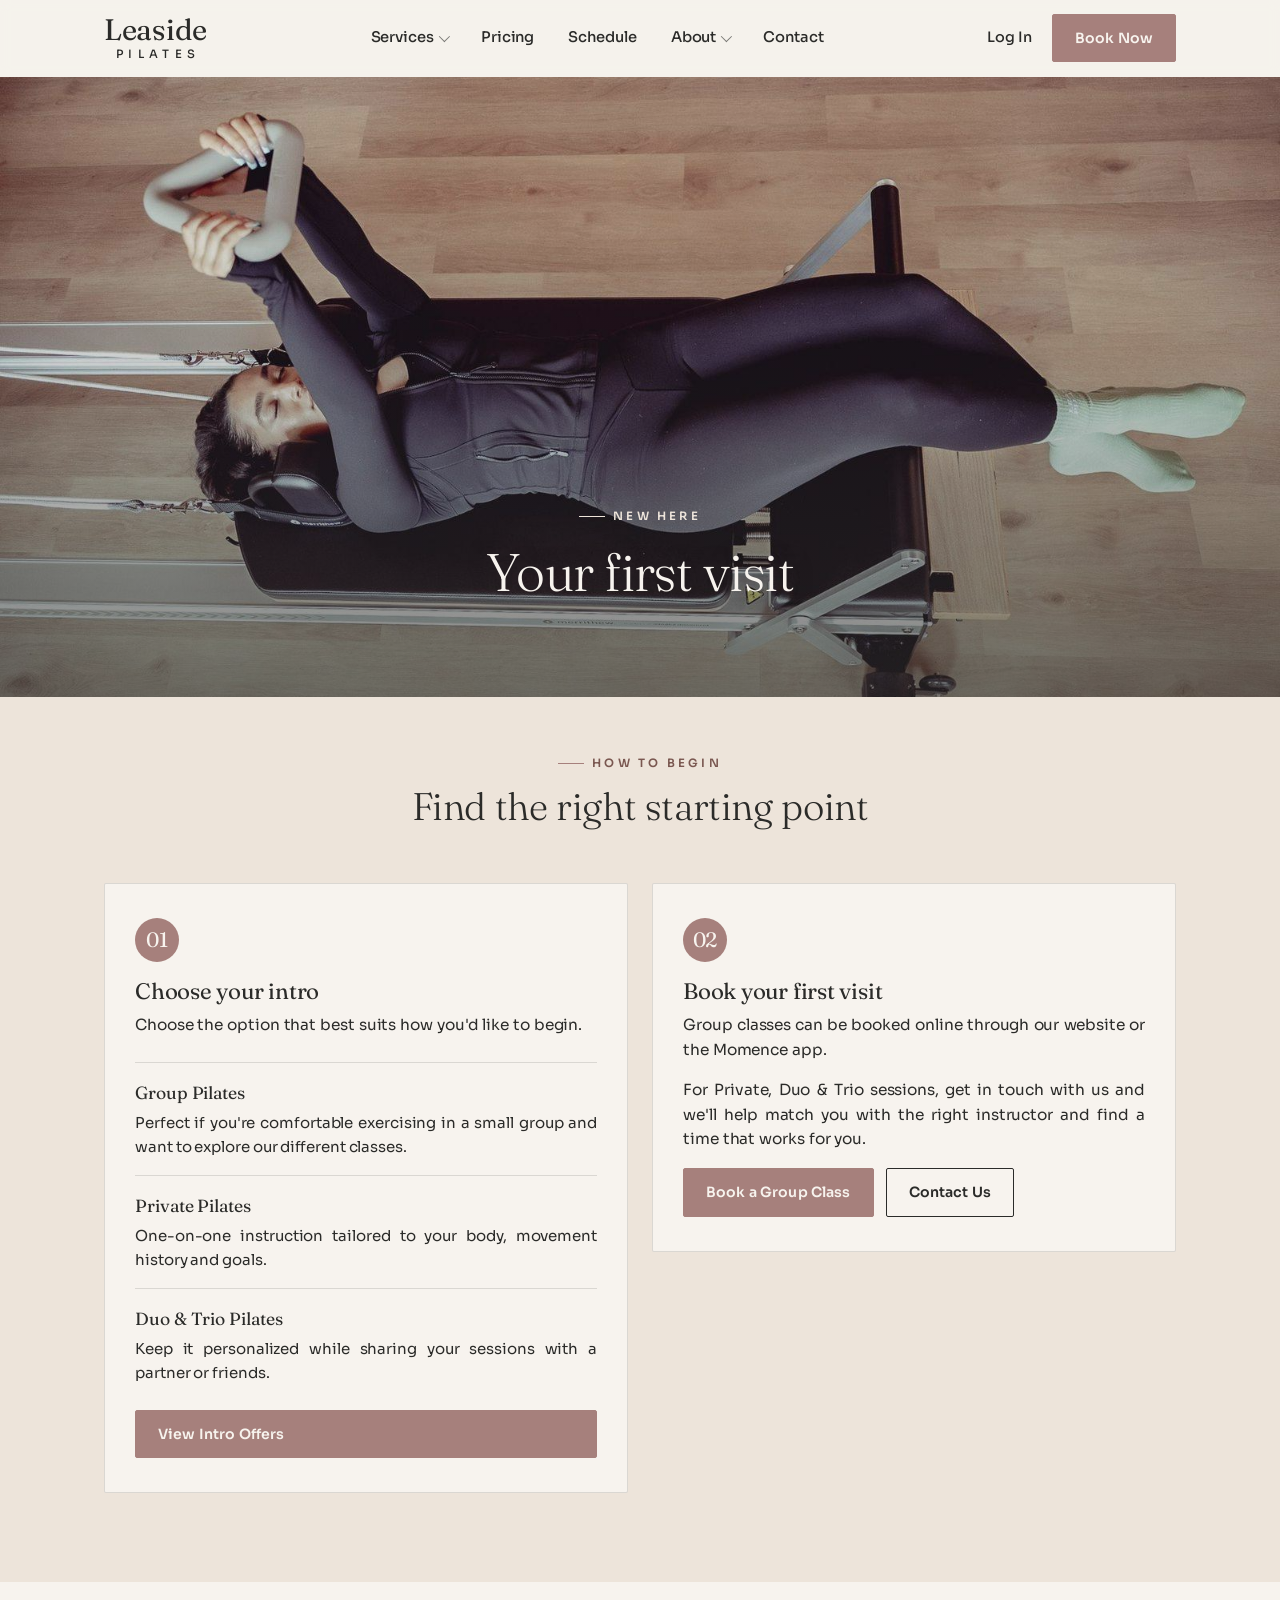
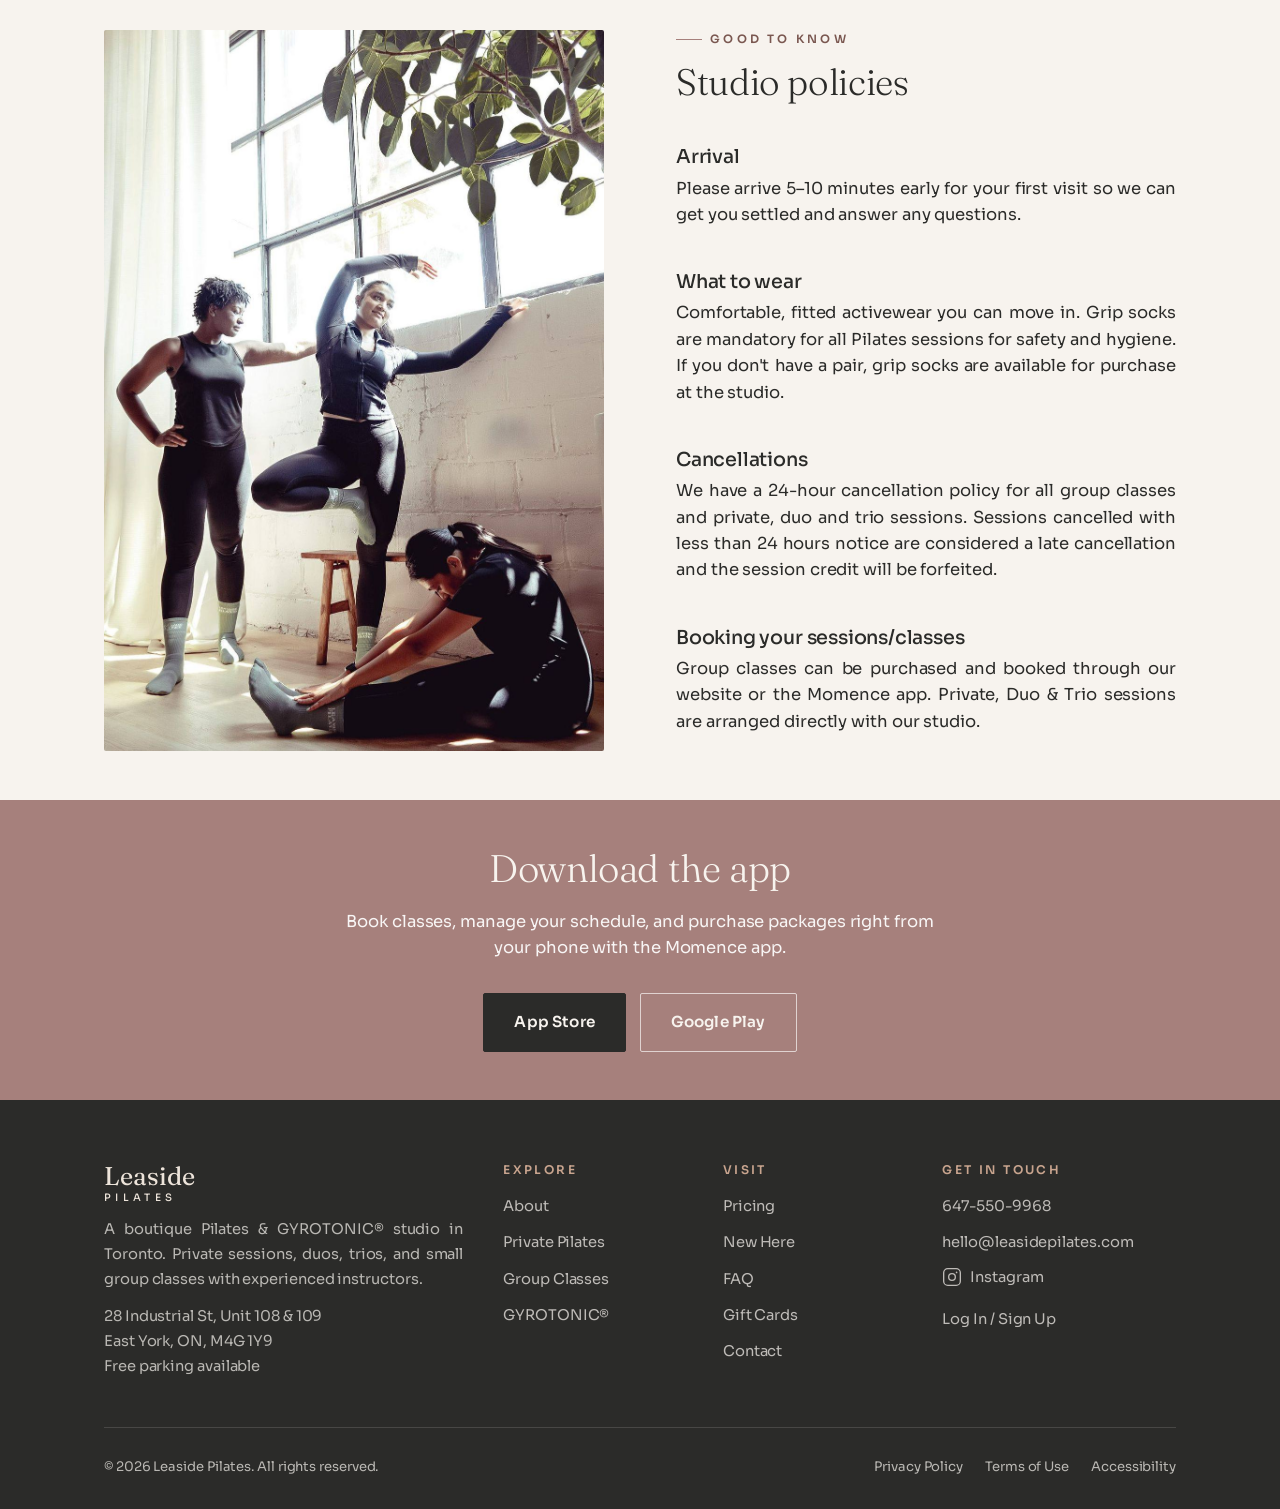
<file: first-visit.html>
<!DOCTYPE html>
<html lang="en">
<head>
<meta charset="UTF-8">
<meta name="viewport" content="width=device-width, initial-scale=1">
<title>Your First Visit | New to Leaside Pilates Toronto</title>
<meta name="description" content="New to Leaside Pilates? Learn what to expect on your first visit — intro offers, studio policies, what to wear, booking through Momence, and answers to common questions.">
<link rel="canonical" href="https://www.leasidepilates.com/first-visit.html">
<meta name="robots" content="index, follow">
<meta name="theme-color" content="#2E3A2E">
<meta property="og:type" content="website">
<meta property="og:site_name" content="Leaside Pilates">
<meta property="og:title" content="Your First Visit | New to Leaside Pilates Toronto">
<meta property="og:description" content="New to Leaside Pilates? Learn what to expect on your first visit — intro offers, studio policies, what to wear, booking through Momence, and answers to common questions.">
<meta property="og:url" content="https://www.leasidepilates.com/first-visit.html">
<meta property="og:image" content="https://www.leasidepilates.com/assets/detail-neon.jpg">
<meta name="twitter:image" content="https://www.leasidepilates.com/assets/detail-neon.jpg">
<meta property="og:locale" content="en_CA">
<link rel="preconnect" href="https://fonts.googleapis.com">
<link rel="preconnect" href="https://fonts.gstatic.com" crossorigin>
<link href="https://fonts.googleapis.com/css2?family=Fraunces:ital,opsz,wght@0,9..144,300;0,9..144,400;0,9..144,500;1,9..144,300;1,9..144,400&family=Sora:wght@300;400;500;600&display=swap" rel="stylesheet">
<link rel="stylesheet" href="css/style.css">
</head>
<body>
<a class="skip" href="#main">Skip to content</a>
<header class="site-header">
  <div class="wrap nav">
    <a class="brand" href="index.html" aria-label="Leaside Pilates home"><span class="brand-name">Leaside</span><span class="brand-sub">Pilates</span></a>
    <nav aria-label="Primary">
      <ul class="nav-links">
        <li class="has-menu">
          <a href="private-pilates.html" aria-haspopup="true">Services <span class="caret" aria-hidden="true"></span></a>
          <ul class="submenu">
            <li><a href="private-pilates.html">Private Pilates<small>One-on-one, duo &amp; trio</small></a></li>
            <li><a href="group-classes.html">Group Classes<small>Small equipment classes</small></a></li>
            <li class="submenu-group"><span class="submenu-heading">Specialty Classes</span></li>
            <li><a href="group-classes.html#mommy-baby" class="submenu-sub">Mommy &amp; Baby</a></li>
            <li><a href="group-classes.html#prenatal" class="submenu-sub">Prenatal</a></li>
            <li><a href="group-classes.html#active-aging" class="submenu-sub">Active Aging</a></li>
            <li><a href="group-classes.html#specialty" class="submenu-sub">All specialty classes</a></li>
            <li class="submenu-divider"></li>
            <li><a href="gyrotonic.html">GYROTONIC&reg;<small>Specialized movement</small></a></li>
          </ul>
        </li>
        <li><a href="pricing.html">Pricing</a></li>
        <li><a href="schedule.html">Schedule</a></li>
        <li class="has-menu">
          <a href="about.html" aria-haspopup="true">About <span class="caret" aria-hidden="true"></span></a>
          <ul class="submenu">
            <li><a href="about.html">About the Studio<small>Our story &amp; team</small></a></li>
            <li><a href="first-visit.html">New Here<small>Your first visit</small></a></li>
          </ul>
        </li>
        <li><a href="contact.html">Contact</a></li>
      </ul>
    </nav>
    <div class="nav-cta">
      <a class="nav-login" href="https://momence.com/u/leaside-pilates-Pg0Y5y" target="_blank" rel="noopener">Log In</a>
      <a class="btn brass" href="contact.html#book">Book Now</a>
      <button class="nav-toggle" aria-label="Open menu" aria-expanded="false"><span></span><span></span><span></span></button>
    </div>
  </div>
</header>
<div class="mobile-menu">
  <a href="private-pilates.html">Private Pilates</a>
  <a href="group-classes.html">Group Classes</a>
  <a href="gyrotonic.html">GYROTONIC&reg;</a>
  <a href="pricing.html">Pricing</a>
  <a href="schedule.html">Schedule</a>
  <a href="about.html">About</a>
  <a href="first-visit.html">New Here</a>
  <a href="contact.html">Contact</a>
  <a class="nav-login" href="login.html" style="padding:14px 0;border-bottom:1px solid var(--line)">Log In / Sign Up</a>
  <a class="btn brass" href="contact.html#book">Book Now</a>
</div>
<main id="main">

<section class="about-hero">
  <div class="about-hero-media"><img class="newhere-hero-img" src="assets/hero-newhere.jpg" alt="A client stretching in a group reformer class at Leaside Pilates" width="2000" height="1334" fetchpriority="high"></div>
  <div class="about-hero-inner">
    <span class="eyebrow">New Here</span>
    <h1>Your first visit</h1>
  </div>
</section>

<!-- GUIDING CTA -->
<section class="section guide"><div class="wrap">
  <div class="head center reveal"><span class="eyebrow">How to Begin</span><h2>Find the right starting point</h2></div>
  <div class="guide-steps guide-steps--2">
    <div class="guide-step reveal">
      <span class="guide-num">01</span>
      <h3>Choose your intro</h3>
      <p>Choose the option that best suits how you'd like to begin.</p>
      <div class="guide-list">
        <div><strong>Group Pilates</strong><p>Perfect if you're comfortable exercising in a small group and want to explore our different classes.</p></div>
        <div><strong>Private Pilates</strong><p>One-on-one instruction tailored to your body, movement history and goals.</p></div>
        <div><strong>Duo &amp; Trio Pilates</strong><p>Keep it personalized while sharing your sessions with a partner or friends.</p></div>
      </div>
      <a class="btn brass" href="pricing.html#intro-private">View Intro Offers</a>
    </div>
    <div class="guide-step reveal d1">
      <span class="guide-num">02</span>
      <h3>Book your first visit</h3>
      <p>Group classes can be booked online through our website or the Momence app.</p>
      <p>For Private, Duo &amp; Trio sessions, get in touch with us and we'll help match you with the right instructor and find a time that works for you.</p>
      <div class="btn-row">
        <a class="btn brass" href="schedule.html">Book a Group Class</a>
        <a class="btn ghost" href="contact.html#book">Contact Us</a>
      </div>
    </div>
  </div>
</div></section>

<section class="section" id="policies"><div class="wrap split split-stretch">
  <figure class="split-media reveal"><img src="assets/policies-photo.jpg" alt="Clients stretching together at Leaside Pilates" width="1200" height="1799" loading="lazy" decoding="async"></figure>
  <div class="reveal d1 prose" style="max-width:none">
    <span class="eyebrow">Good to Know</span>
    <h2 style="margin-top:14px">Studio policies</h2>
    <h3>Arrival</h3><p>Please arrive 5–10 minutes early for your first visit so we can get you settled and answer any questions.</p>
    <h3>What to wear</h3><p>Comfortable, fitted activewear you can move in. Grip socks are mandatory for all Pilates sessions for safety and hygiene. If you don't have a pair, grip socks are available for purchase at the studio.</p>
    <h3>Cancellations</h3><p>We have a 24-hour cancellation policy for all group classes and private, duo and trio sessions. Sessions cancelled with less than 24 hours notice are considered a late cancellation and the session credit will be forfeited.</p>
    <h3>Booking your sessions/classes</h3><p>Group classes can be purchased and booked through our website or the Momence app. Private, Duo &amp; Trio sessions are arranged directly with our studio.</p>
  </div>
</div></section>
<section class="section cta-band"><div class="wrap"><h2>Download the app</h2><p>Book classes, manage your schedule, and purchase packages right from your phone with the Momence app.</p><div class="hero-actions"><a class="btn lg" href="https://apps.apple.com/ca/app/momence/id1577856009" target="_blank" rel="noopener">App Store</a><a class="btn ghost lg" href="https://play.google.com/store/apps/details?id=com.ribbon.mobileApp&amp;hl=en_CA&amp;pli=1" target="_blank" rel="noopener">Google Play</a></div></div></section>
</main>
<div id="site-footer"></div>
<script src="js/footer.js"></script>
<script src="js/main.js"></script>
<!-- Momence webchat -->
<script async type="module" host-id="150866" token="Dg8yGl6Dj4" position="bottom-right" src="https://momence.com/plugin/webchat/webchat.js"></script>
</body>
</html>
</file>
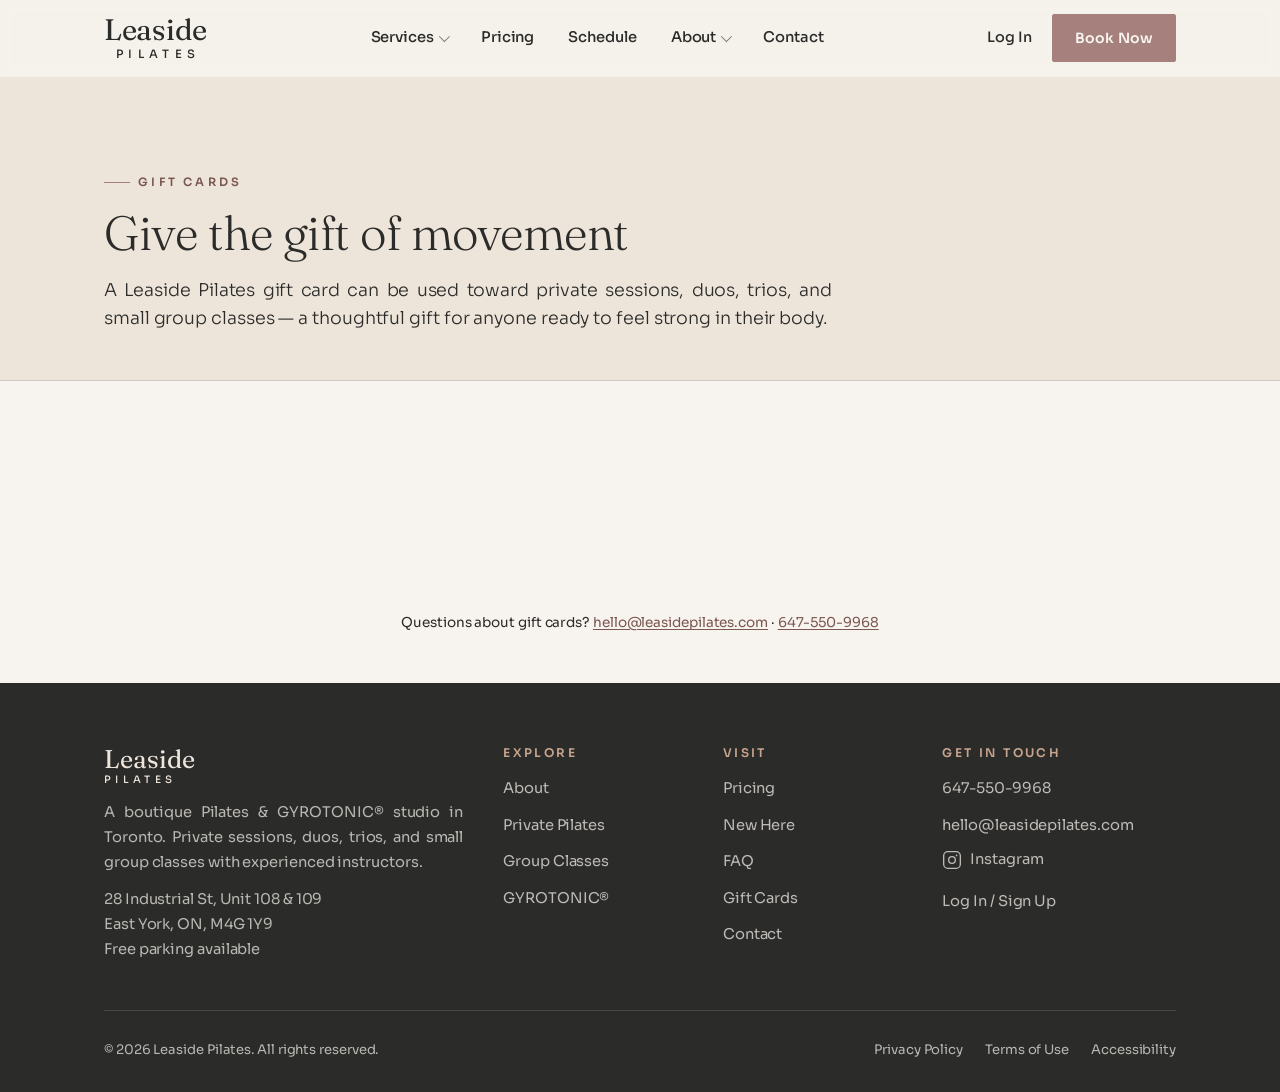
<file: gift-cards.html>
<!DOCTYPE html>
<html lang="en">
<head>
<meta charset="UTF-8">
<meta name="viewport" content="width=device-width, initial-scale=1">
<title>Gift Cards | Leaside Pilates</title>
<meta name="description" content="Give the gift of movement. Purchase a Leaside Pilates gift card toward private sessions, duos, trios, and small group classes in Toronto.">
<link rel="canonical" href="https://www.leasidepilates.com/gift-cards.html">
<meta name="robots" content="index, follow">
<meta name="theme-color" content="#2E3A2E">
<meta property="og:type" content="website">
<meta property="og:site_name" content="Leaside Pilates">
<meta property="og:title" content="Gift Cards | Leaside Pilates">
<meta property="og:description" content="Give the gift of movement. Purchase a Leaside Pilates gift card toward private sessions, duos, trios, and small group classes in Toronto.">
<meta property="og:url" content="https://www.leasidepilates.com/gift-cards.html">
<meta property="og:image" content="https://www.leasidepilates.com/assets/hero.jpg">
<meta name="twitter:image" content="https://www.leasidepilates.com/assets/hero.jpg">
<meta property="og:locale" content="en_CA">
<link rel="preconnect" href="https://fonts.googleapis.com">
<link rel="preconnect" href="https://fonts.gstatic.com" crossorigin>
<link href="https://fonts.googleapis.com/css2?family=Fraunces:ital,opsz,wght@0,9..144,300;0,9..144,400;0,9..144,500;1,9..144,300;1,9..144,400&family=Sora:wght@300;400;500;600&display=swap" rel="stylesheet">
<link rel="stylesheet" href="css/style.css">
</head>
<body>
<a class="skip" href="#main">Skip to content</a>
<header class="site-header">
  <div class="wrap nav">
    <a class="brand" href="index.html" aria-label="Leaside Pilates home"><span class="brand-name">Leaside</span><span class="brand-sub">Pilates</span></a>
    <nav aria-label="Primary">
      <ul class="nav-links">
        <li class="has-menu">
          <a href="private-pilates.html" aria-haspopup="true">Services <span class="caret" aria-hidden="true"></span></a>
          <ul class="submenu">
            <li><a href="private-pilates.html">Private Pilates<small>One-on-one, duo &amp; trio</small></a></li>
            <li><a href="group-classes.html">Group Classes<small>Small equipment classes</small></a></li>
            <li class="submenu-group"><span class="submenu-heading">Specialty Classes</span></li>
            <li><a href="group-classes.html#mommy-baby" class="submenu-sub">Mommy &amp; Baby</a></li>
            <li><a href="group-classes.html#prenatal" class="submenu-sub">Prenatal</a></li>
            <li><a href="group-classes.html#active-aging" class="submenu-sub">Active Aging</a></li>
            <li><a href="group-classes.html#specialty" class="submenu-sub">All specialty classes</a></li>
            <li class="submenu-divider"></li>
            <li><a href="gyrotonic.html">GYROTONIC&reg;<small>Specialized movement</small></a></li>
          </ul>
        </li>
        <li><a href="pricing.html">Pricing</a></li>
        <li><a href="schedule.html">Schedule</a></li>
        <li class="has-menu">
          <a href="about.html" aria-haspopup="true">About <span class="caret" aria-hidden="true"></span></a>
          <ul class="submenu">
            <li><a href="about.html">About the Studio<small>Our story &amp; team</small></a></li>
            <li><a href="first-visit.html">New Here<small>Your first visit</small></a></li>
          </ul>
        </li>
        <li><a href="contact.html">Contact</a></li>
      </ul>
    </nav>
    <div class="nav-cta">
      <a class="nav-login" href="https://momence.com/u/leaside-pilates-Pg0Y5y" target="_blank" rel="noopener">Log In</a>
      <a class="btn brass" href="contact.html#book">Book Now</a>
      <button class="nav-toggle" aria-label="Open menu" aria-expanded="false"><span></span><span></span><span></span></button>
    </div>
  </div>
</header>
<div class="mobile-menu">
  <a href="private-pilates.html">Private Pilates</a>
  <a href="group-classes.html">Group Classes</a>
  <a href="gyrotonic.html">GYROTONIC&reg;</a>
  <a href="pricing.html">Pricing</a>
  <a href="schedule.html">Schedule</a>
  <a href="about.html">About</a>
  <a href="first-visit.html">New Here</a>
  <a href="contact.html">Contact</a>
  <a class="nav-login" href="login.html" style="padding:14px 0;border-bottom:1px solid var(--line)">Log In / Sign Up</a>
  <a class="btn brass" href="contact.html#book">Book Now</a>
</div>
<main id="main">
<section class="page-hero page-hero--tight"><div class="wrap"><span class="eyebrow">Gift Cards</span><h1>Give the gift of movement</h1><p>A Leaside Pilates gift card can be used toward private sessions, duos, trios, and small group classes — a thoughtful gift for anyone ready to feel strong in their body.</p></div></section>
<section class="section"><div class="wrap" style="max-width:820px">
  <div class="giftcard-embed reveal">
    <iframe
      id="iframe_gift_cards_150866"
      src="https://momence.com/gcc/150866"
      style="width:100%; border:0px;"
      allowfullscreen="true"
      webkitallowfullscreen="true"
      mozallowfullscreen="true"
      scrolling="no"
      title="Purchase a Leaside Pilates gift card"
    ></iframe>
  </div>
  <p class="form-note" style="text-align:center;margin-top:24px">Questions about gift cards? <a href="mailto:hello@leasidepilates.com">hello@leasidepilates.com</a> &middot; <a href="tel:+16475509968">647-550-9968</a></p>
</div></section>
<script type="text/javascript">
window.addEventListener("message", function (e) {
  const height = +e.data?.height;
  const type = e.data?.type;
  const iframe = document.querySelector("#iframe_gift_cards_150866");
  if (!type || !type.match("iframe_gift_cards_150866_resize") || isNaN(height) || !iframe) { return; }
  iframe.height = height + "px";
}, false);
</script>
</main>
</main>
<div id="site-footer"></div>
<script src="js/footer.js"></script>
<script src="js/main.js"></script>
<!-- Momence webchat -->
<script async type="module" host-id="150866" token="Dg8yGl6Dj4" position="bottom-right" src="https://momence.com/plugin/webchat/webchat.js"></script>
</body>
</html>
</file>
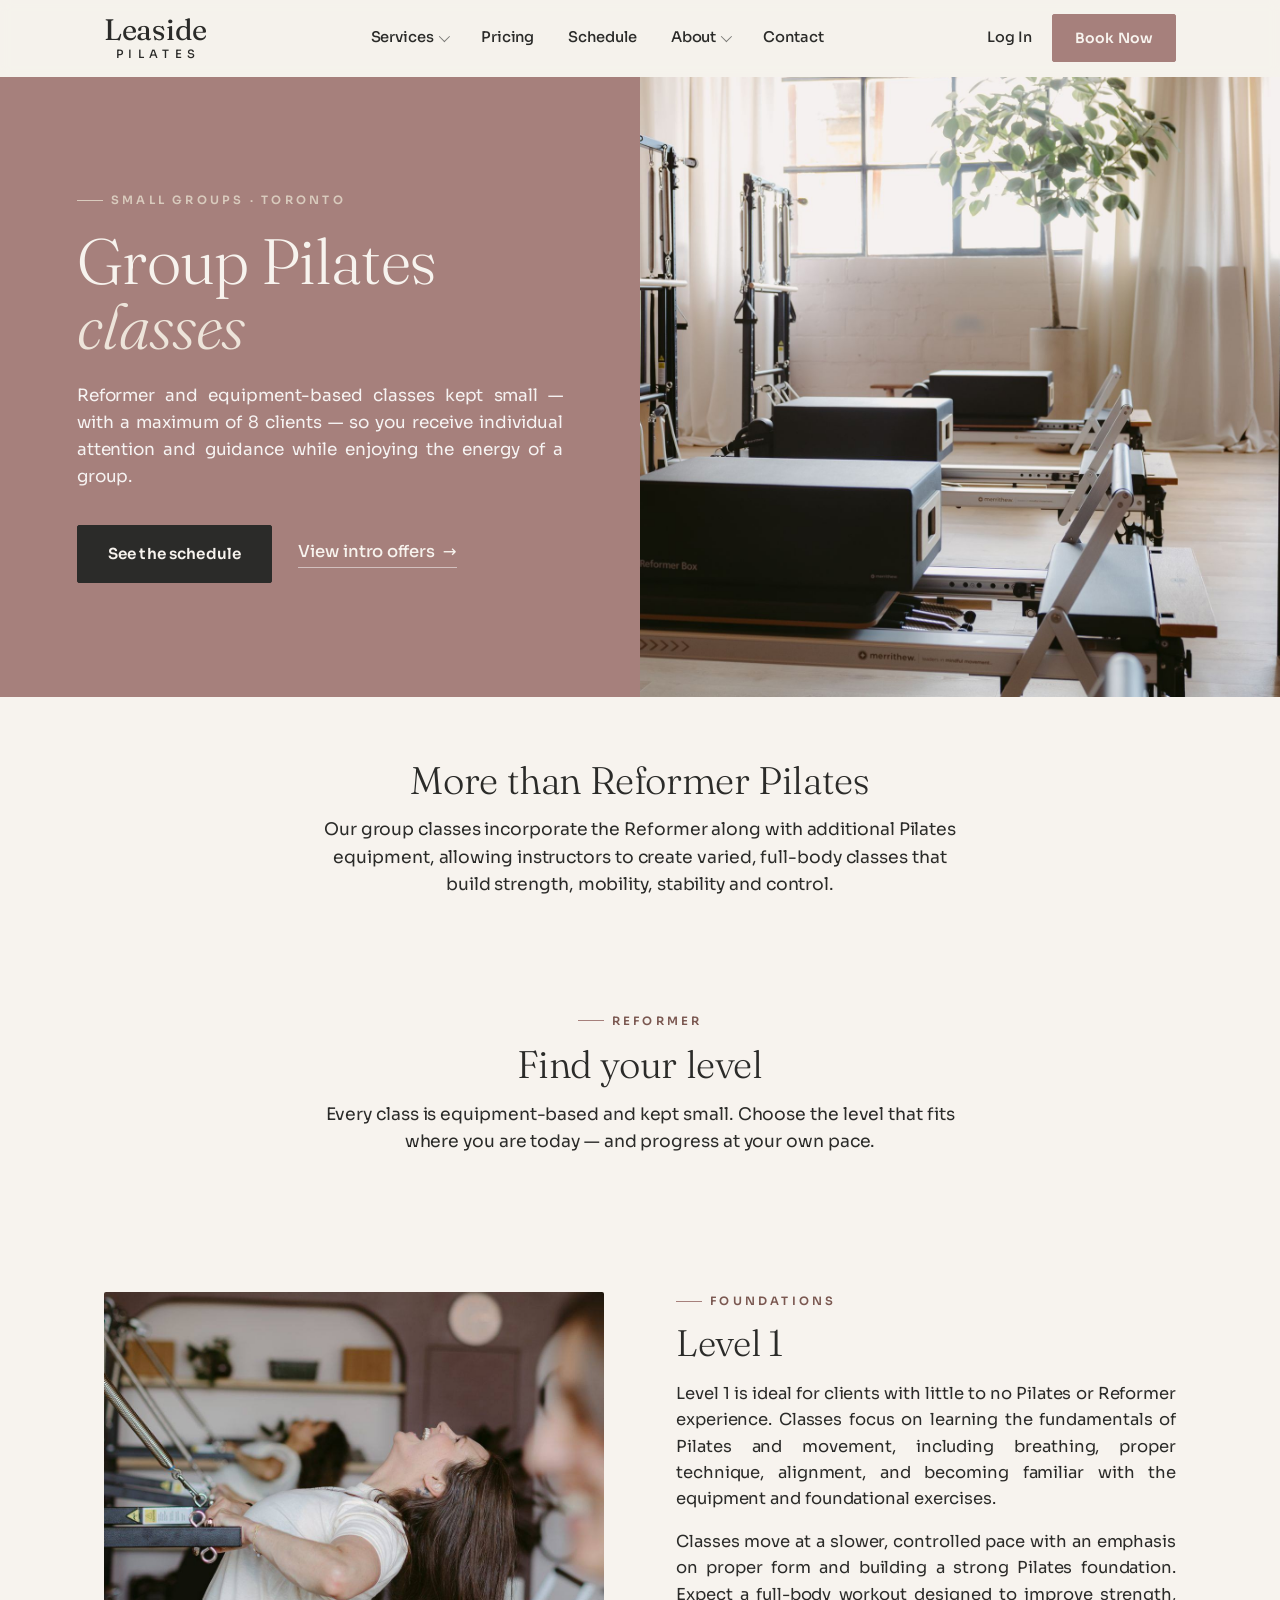
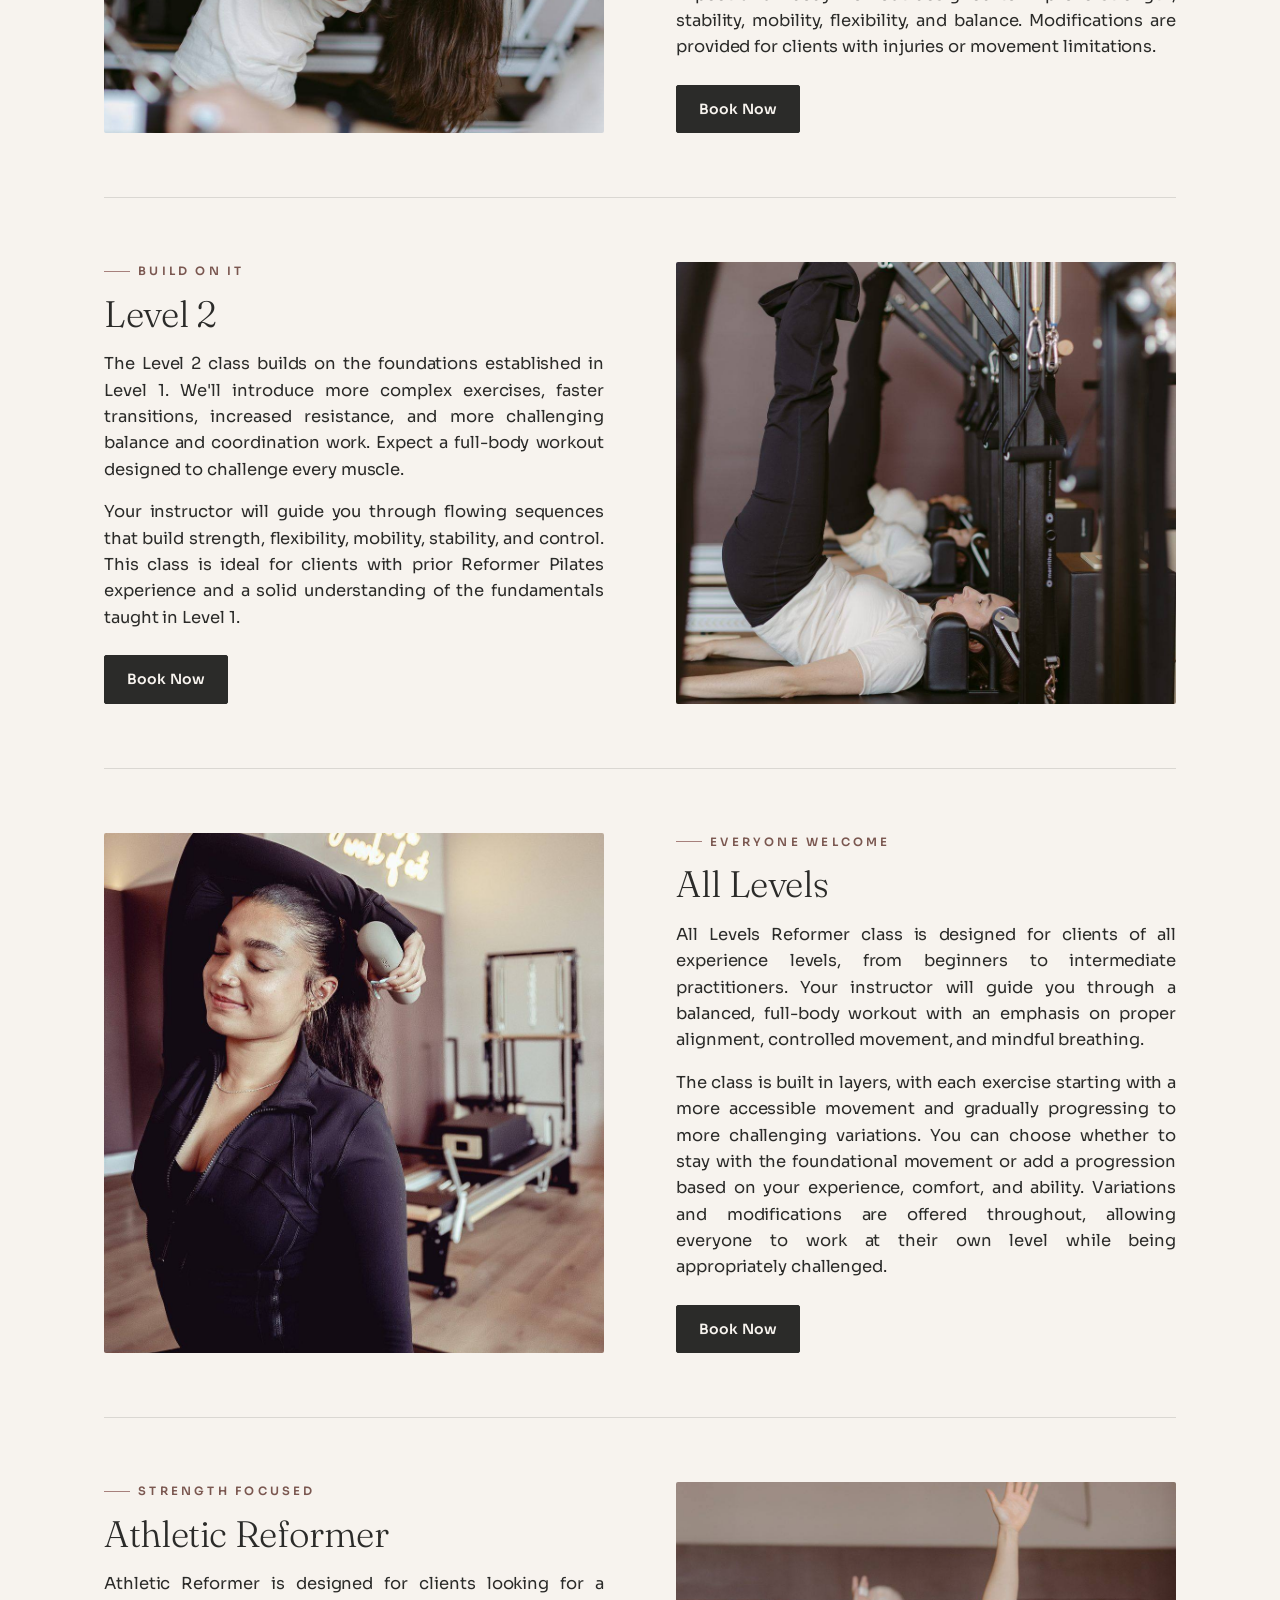
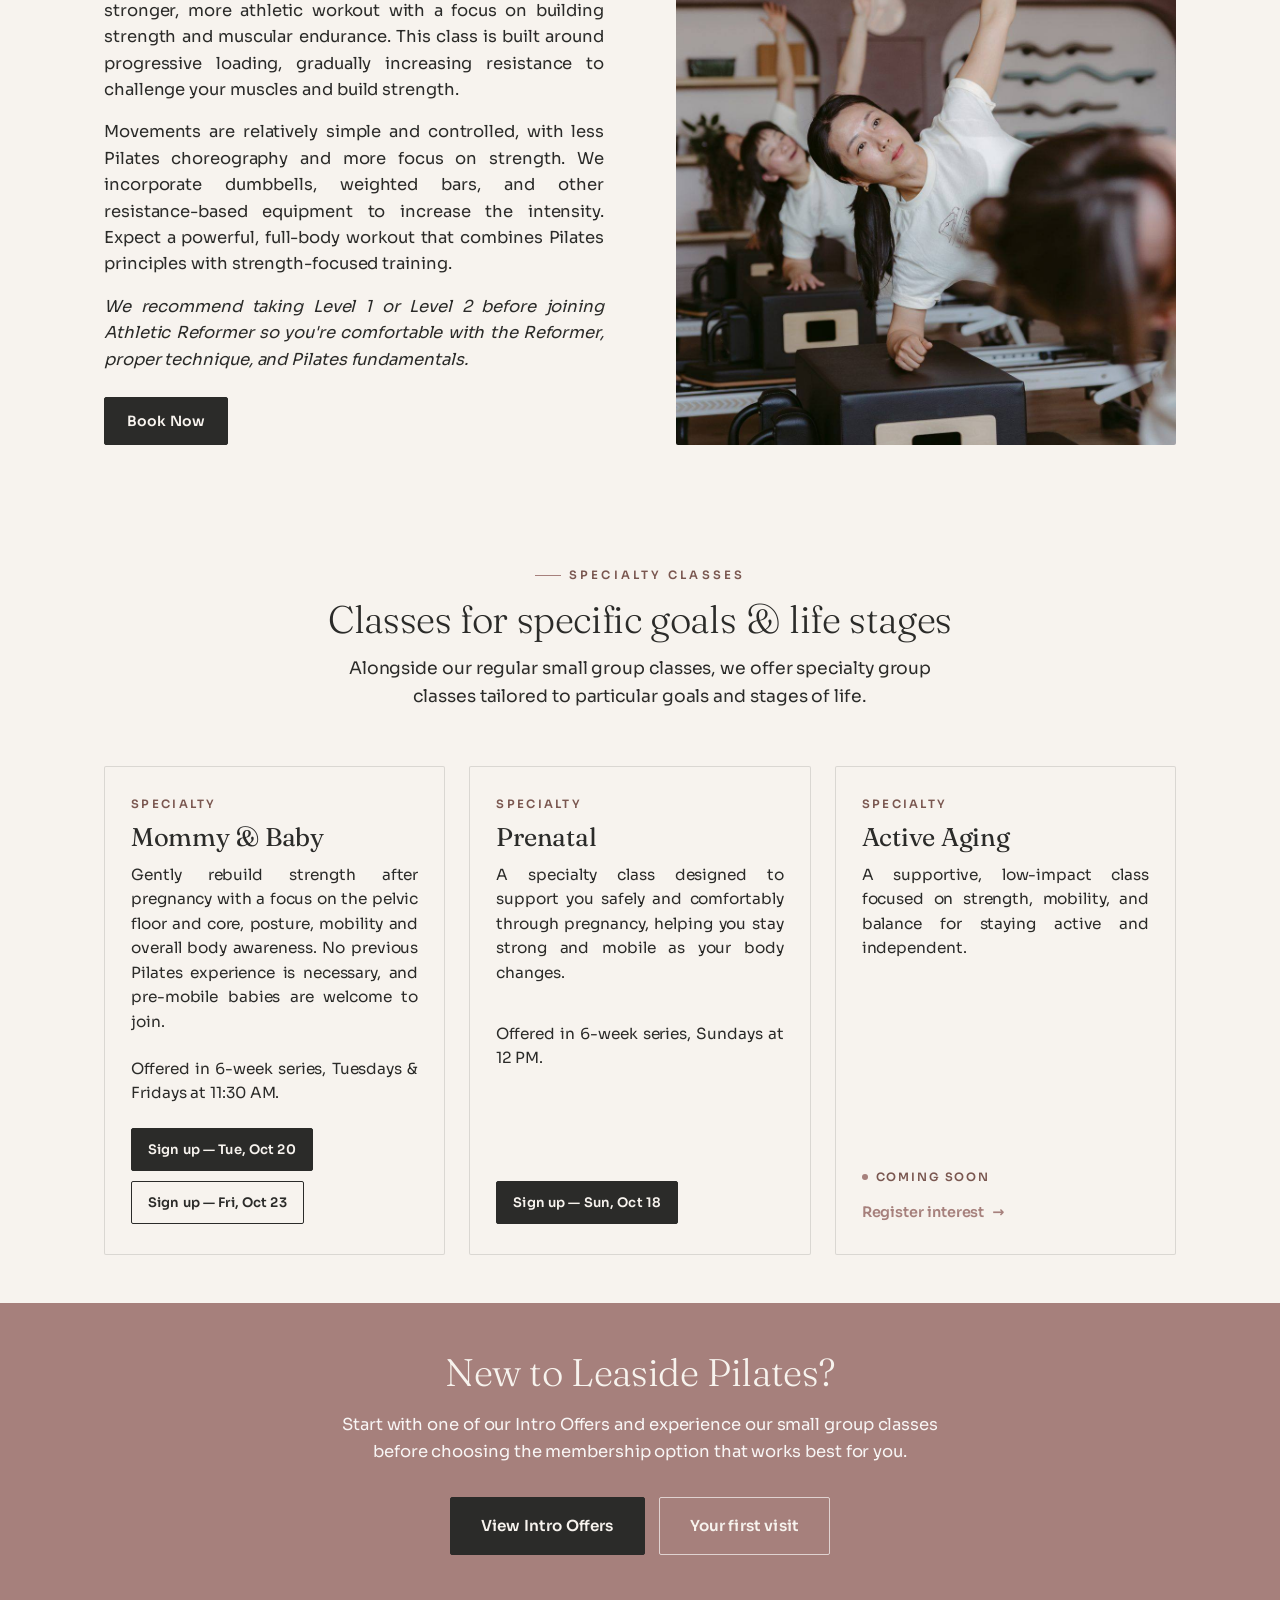
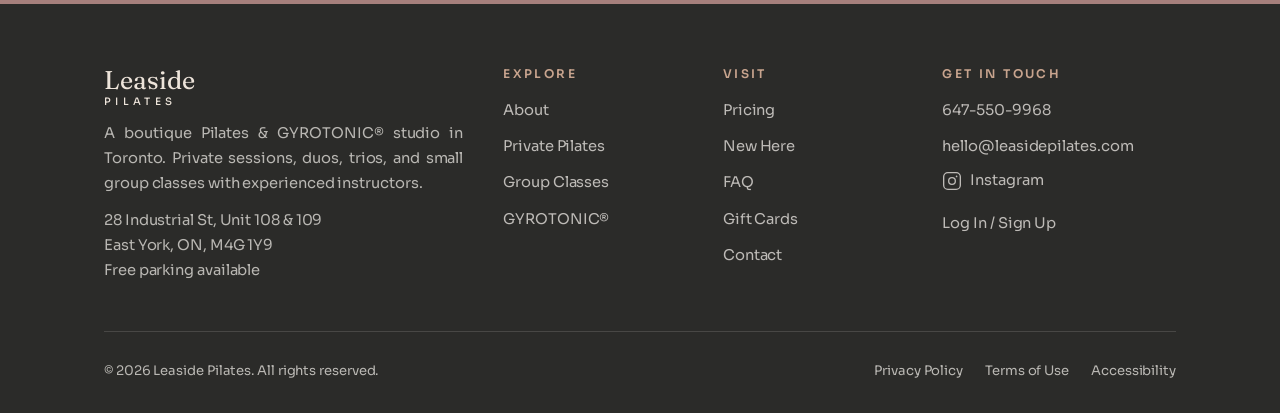
<file: group-classes.html>
<!DOCTYPE html>
<html lang="en">
<head>
<meta charset="UTF-8">
<meta name="viewport" content="width=device-width, initial-scale=1">
<title>Group Pilates Classes in Toronto | Leaside Pilates</title>
<meta name="description" content="Small group Pilates classes in Toronto at Leaside Pilates. Equipment-based classes kept small for precise, personalized instruction at every level.">
<link rel="canonical" href="https://www.leasidepilates.com/group-classes.html">
<meta name="robots" content="index, follow">
<meta name="theme-color" content="#2E3A2E">
<meta property="og:type" content="website">
<meta property="og:site_name" content="Leaside Pilates">
<meta property="og:title" content="Group Pilates Classes in Toronto | Leaside Pilates">
<meta property="og:description" content="Small group Pilates classes in Toronto at Leaside Pilates. Equipment-based classes kept small for precise, personalized instruction at every level.">
<meta property="og:url" content="https://www.leasidepilates.com/group-classes.html">
<meta property="og:image" content="https://www.leasidepilates.com/assets/svc-group.jpg">
<meta name="twitter:image" content="https://www.leasidepilates.com/assets/svc-group.jpg">
<meta property="og:locale" content="en_CA">
<link rel="preconnect" href="https://fonts.googleapis.com">
<link rel="preconnect" href="https://fonts.gstatic.com" crossorigin>
<link href="https://fonts.googleapis.com/css2?family=Fraunces:ital,opsz,wght@0,9..144,300;0,9..144,400;0,9..144,500;1,9..144,300;1,9..144,400&family=Sora:wght@300;400;500;600&display=swap" rel="stylesheet">
<link rel="stylesheet" href="css/style.css">
</head>
<body>
<a class="skip" href="#main">Skip to content</a>
<header class="site-header">
  <div class="wrap nav">
    <a class="brand" href="index.html" aria-label="Leaside Pilates home"><span class="brand-name">Leaside</span><span class="brand-sub">Pilates</span></a>
    <nav aria-label="Primary">
      <ul class="nav-links">
        <li class="has-menu">
          <a href="private-pilates.html" aria-haspopup="true">Services <span class="caret" aria-hidden="true"></span></a>
          <ul class="submenu">
            <li><a href="private-pilates.html">Private Pilates<small>One-on-one, duo &amp; trio</small></a></li>
            <li><a href="group-classes.html">Group Classes<small>Small equipment classes</small></a></li>
            <li class="submenu-group"><span class="submenu-heading">Specialty Classes</span></li>
            <li><a href="group-classes.html#mommy-baby" class="submenu-sub">Mommy &amp; Baby</a></li>
            <li><a href="group-classes.html#prenatal" class="submenu-sub">Prenatal</a></li>
            <li><a href="group-classes.html#active-aging" class="submenu-sub">Active Aging</a></li>
            <li><a href="group-classes.html#specialty" class="submenu-sub">All specialty classes</a></li>
            <li class="submenu-divider"></li>
            <li><a href="gyrotonic.html">GYROTONIC&reg;<small>Specialized movement</small></a></li>
          </ul>
        </li>
        <li><a href="pricing.html">Pricing</a></li>
        <li><a href="schedule.html">Schedule</a></li>
        <li class="has-menu">
          <a href="about.html" aria-haspopup="true">About <span class="caret" aria-hidden="true"></span></a>
          <ul class="submenu">
            <li><a href="about.html">About the Studio<small>Our story &amp; team</small></a></li>
            <li><a href="first-visit.html">New Here<small>Your first visit</small></a></li>
          </ul>
        </li>
        <li><a href="contact.html">Contact</a></li>
      </ul>
    </nav>
    <div class="nav-cta">
      <a class="nav-login" href="https://momence.com/u/leaside-pilates-Pg0Y5y" target="_blank" rel="noopener">Log In</a>
      <a class="btn brass" href="contact.html#book">Book Now</a>
      <button class="nav-toggle" aria-label="Open menu" aria-expanded="false"><span></span><span></span><span></span></button>
    </div>
  </div>
</header>
<div class="mobile-menu">
  <a href="private-pilates.html">Private Pilates</a>
  <a href="group-classes.html">Group Classes</a>
  <a href="gyrotonic.html">GYROTONIC&reg;</a>
  <a href="pricing.html">Pricing</a>
  <a href="schedule.html">Schedule</a>
  <a href="about.html">About</a>
  <a href="first-visit.html">New Here</a>
  <a href="contact.html">Contact</a>
  <a class="nav-login" href="login.html" style="padding:14px 0;border-bottom:1px solid var(--line)">Log In / Sign Up</a>
  <a class="btn brass" href="contact.html#book">Book Now</a>
</div>
<main id="main">

<section class="split-hero">
  <div class="split-hero-copy">
    <span class="eyebrow">Small Groups · Toronto</span>
    <h1>Group Pilates<br><em>classes</em></h1>
    <p>Reformer and equipment-based classes kept small — with a maximum of 8 clients — so you receive individual attention and guidance while enjoying the energy of a group.</p>
    <div class="hero-actions">
      <a class="btn dark lg" href="schedule.html">See the schedule</a>
      <a class="text-link" href="pricing.html">View intro offers <span aria-hidden="true">→</span></a>
    </div>
  </div>
  <div class="split-hero-media"><img src="assets/hero-group.jpg" alt="Reformers arranged by the window in the bright Leaside Pilates studio" width="1428" height="2000" fetchpriority="high"></div>
</section>

<section class="section" style="padding-bottom:0"><div class="wrap">
  <div class="head center reveal"><h2>More than Reformer Pilates</h2><p>Our group classes incorporate the Reformer along with additional Pilates equipment, allowing instructors to create varied, full-body classes that build strength, mobility, stability and control.</p></div>
</div></section>

<section class="section classes" id="reformer-classes"><div class="wrap">
  <div class="head center reveal"><span class="eyebrow">Reformer</span><h2>Find your level</h2><p>Every class is equipment-based and kept small. Choose the level that fits where you are today — and progress at your own pace.</p></div>

  <div class="wrap split split-class reveal" id="level-1">
    <div class="split-media"><img src="assets/class-level1.jpg" alt="A client learning foundational reformer technique in a Level 1 class at Leaside Pilates" loading="lazy" decoding="async"></div>
    <div>
      <span class="eyebrow">Foundations</span>
      <h3>Level 1</h3>
      <p>Level 1 is ideal for clients with little to no Pilates or Reformer experience. Classes focus on learning the fundamentals of Pilates and movement, including breathing, proper technique, alignment, and becoming familiar with the equipment and foundational exercises.</p>
      <p>Classes move at a slower, controlled pace with an emphasis on proper form and building a strong Pilates foundation. Expect a full-body workout designed to improve strength, stability, mobility, flexibility, and balance. Modifications are provided for clients with injuries or movement limitations.</p>
      <a class="btn" href="schedule.html">Book Now</a>
    </div>
  </div>

  <div class="wrap split split-class rev reveal" id="level-2">
    <div class="split-media"><img src="assets/class-level2.jpg" alt="A client in a faster, more challenging Level 2 reformer class at Leaside Pilates" loading="lazy" decoding="async"></div>
    <div>
      <span class="eyebrow">Build on It</span>
      <h3>Level 2</h3>
      <p>The Level 2 class builds on the foundations established in Level 1. We'll introduce more complex exercises, faster transitions, increased resistance, and more challenging balance and coordination work. Expect a full-body workout designed to challenge every muscle.</p>
      <p>Your instructor will guide you through flowing sequences that build strength, flexibility, mobility, stability, and control. This class is ideal for clients with prior Reformer Pilates experience and a solid understanding of the fundamentals taught in Level 1.</p>
      <a class="btn" href="schedule.html">Book Now</a>
    </div>
  </div>

  <div class="wrap split split-class reveal" id="all-levels">
    <div class="split-media"><img src="assets/class-alllevels.jpg" alt="A mixed-level reformer class working at their own pace at Leaside Pilates" loading="lazy" decoding="async"></div>
    <div>
      <span class="eyebrow">Everyone Welcome</span>
      <h3>All Levels</h3>
      <p>All Levels Reformer class is designed for clients of all experience levels, from beginners to intermediate practitioners. Your instructor will guide you through a balanced, full-body workout with an emphasis on proper alignment, controlled movement, and mindful breathing.</p>
      <p>The class is built in layers, with each exercise starting with a more accessible movement and gradually progressing to more challenging variations. You can choose whether to stay with the foundational movement or add a progression based on your experience, comfort, and ability. Variations and modifications are offered throughout, allowing everyone to work at their own level while being appropriately challenged.</p>
      <a class="btn" href="schedule.html">Book Now</a>
    </div>
  </div>

  <div class="wrap split split-class rev reveal" id="athletic-reformer">
    <div class="split-media"><img src="assets/class-athletic.jpg" alt="A strength-focused Athletic Reformer class using weights at Leaside Pilates" loading="lazy" decoding="async"></div>
    <div>
      <span class="eyebrow">Strength Focused</span>
      <h3>Athletic Reformer</h3>
      <p>Athletic Reformer is designed for clients looking for a stronger, more athletic workout with a focus on building strength and muscular endurance. This class is built around progressive loading, gradually increasing resistance to challenge your muscles and build strength.</p>
      <p>Movements are relatively simple and controlled, with less Pilates choreography and more focus on strength. We incorporate dumbbells, weighted bars, and other resistance-based equipment to increase the intensity. Expect a powerful, full-body workout that combines Pilates principles with strength-focused training.</p>
      <p><em>We recommend taking Level 1 or Level 2 before joining Athletic Reformer so you're comfortable with the Reformer, proper technique, and Pilates fundamentals.</em></p>
      <a class="btn" href="schedule.html">Book Now</a>
    </div>
  </div>
</div></section>
<section class="section specialty-classes" id="specialty" style="padding-top:0"><div class="wrap">
  <div class="head center reveal"><span class="eyebrow">Specialty Classes</span><h2>Classes for specific goals &amp; life stages</h2><p>Alongside our regular small group classes, we offer specialty group classes tailored to particular goals and stages of life.</p></div>
  <div class="svc-cards specialty-grid">
    <div class="svc-card reveal" id="mommy-baby">
      <div class="svc-card-body">
        <span class="svc-card-kicker">Specialty</span>
        <h3>Mommy &amp; Baby</h3>
        <p>Gently rebuild strength after pregnancy with a focus on the pelvic floor and core, posture, mobility and overall body awareness. No previous Pilates experience is necessary, and pre-mobile babies are welcome to join.</p>
        <p>Offered in 6-week series, Tuesdays &amp; Fridays at 11:30 AM.</p>
        <div class="btn-row">
          <a class="btn" href="schedule.html">Sign up — Tue, Oct 20</a>
          <a class="btn ghost" href="schedule.html">Sign up — Fri, Oct 23</a>
        </div>
      </div>
    </div>
    <div class="svc-card reveal d1" id="prenatal">
      <div class="svc-card-body">
        <span class="svc-card-kicker">Specialty</span>
        <h3>Prenatal</h3>
        <p>A specialty class designed to support you safely and comfortably through pregnancy, helping you stay strong and mobile as your body changes.</p>
        <p>Offered in 6-week series, Sundays at 12 PM.</p>
        <div class="btn-row">
          <a class="btn" href="https://momence.com/l/R5hgq2QZ" target="_blank" rel="noopener">Sign up — Sun, Oct 18</a>
        </div>
      </div>
    </div>
    <div class="svc-card reveal d2" id="active-aging">
      <div class="svc-card-body">
        <span class="svc-card-kicker">Specialty</span>
        <h3>Active Aging</h3>
        <p>A supportive, low-impact class focused on strength, mobility, and balance for staying active and independent.</p>
        <div class="soon-cta">
          <span class="btn-soon">Coming Soon</span>
          <a class="svc-card-link" href="contact.html#book">Register interest <span aria-hidden="true">&rarr;</span></a>
        </div>
      </div>
    </div>
  </div>
</div></section>
<section class="section cta-band"><div class="wrap"><h2>New to Leaside Pilates?</h2><p>Start with one of our Intro Offers and experience our small group classes before choosing the membership option that works best for you.</p><div class="hero-actions"><a class="btn lg" href="pricing.html">View Intro Offers</a><a class="btn ghost lg" href="first-visit.html">Your first visit</a></div></div></section>
</main>
<div id="site-footer"></div>
<script src="js/footer.js"></script>
<script src="js/main.js"></script>
<!-- Momence webchat -->
<script async type="module" host-id="150866" token="Dg8yGl6Dj4" position="bottom-right" src="https://momence.com/plugin/webchat/webchat.js"></script>
</body>
</html>
</file>
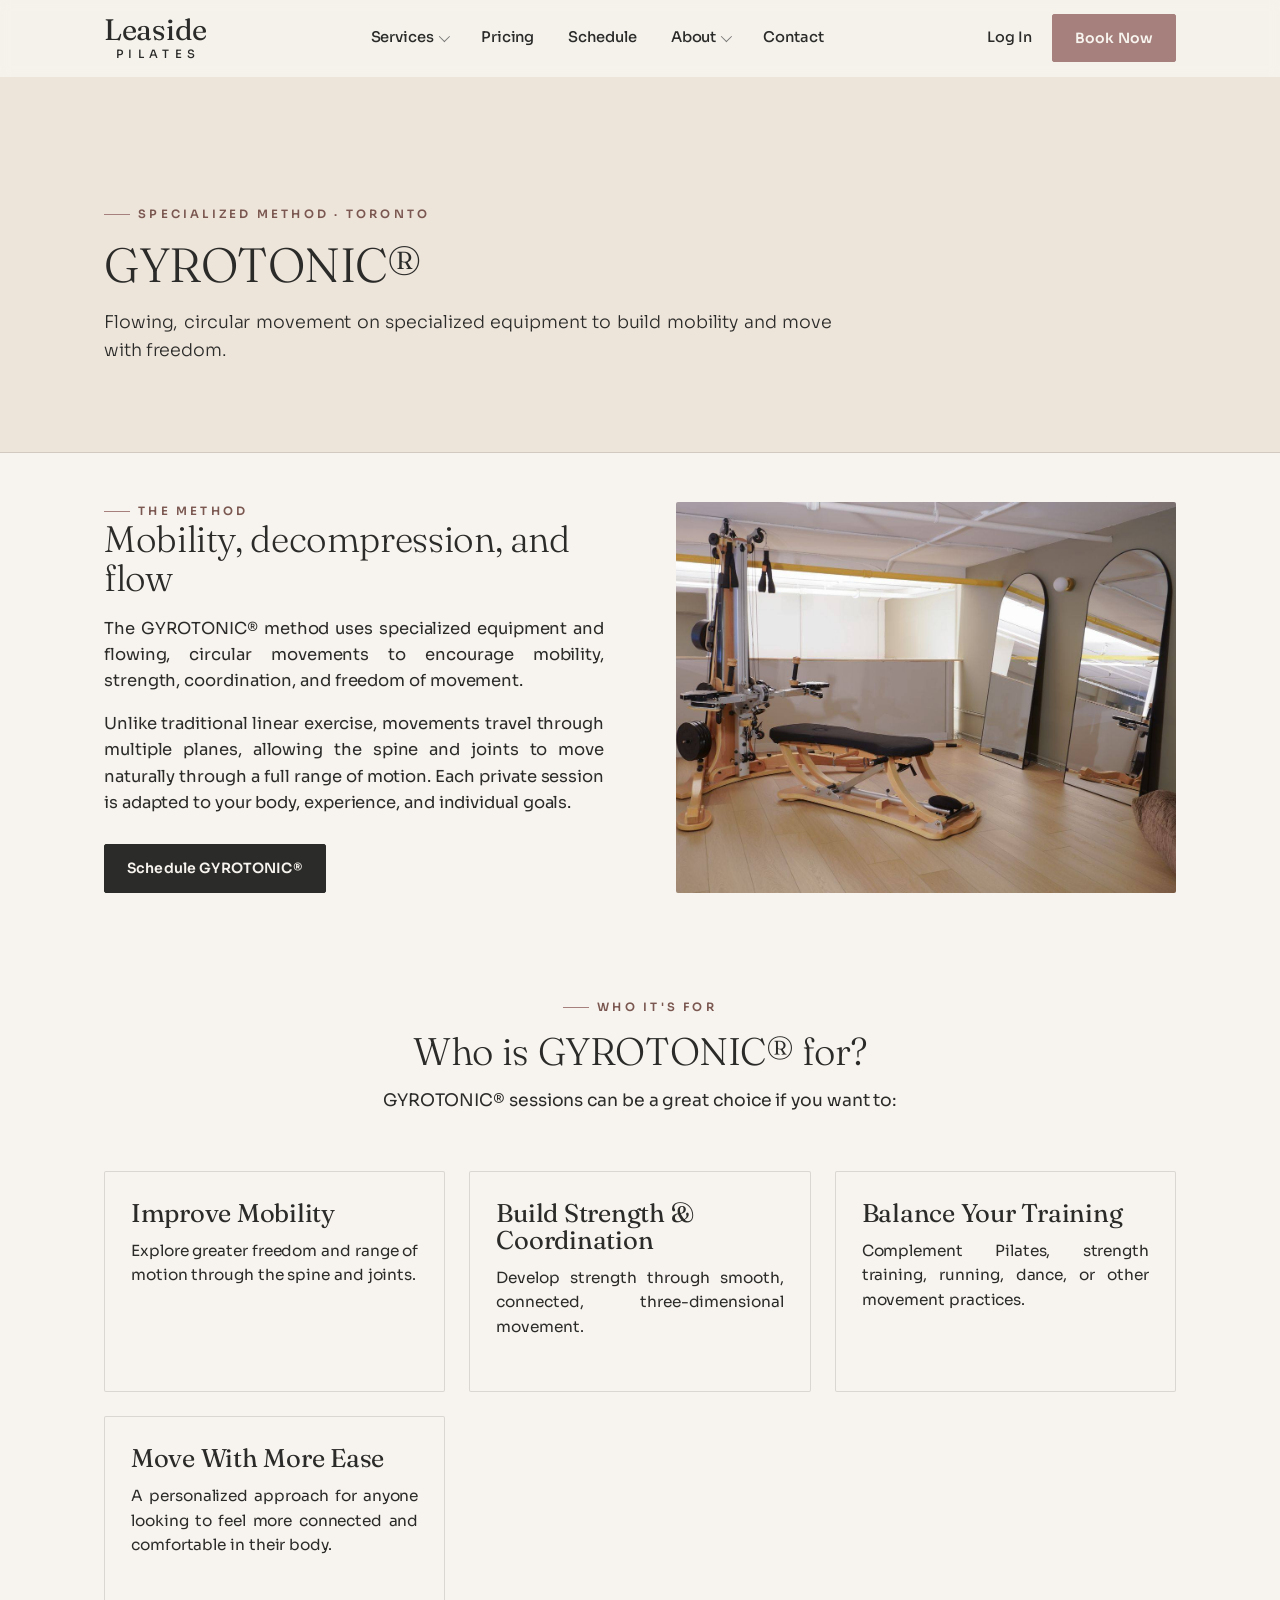
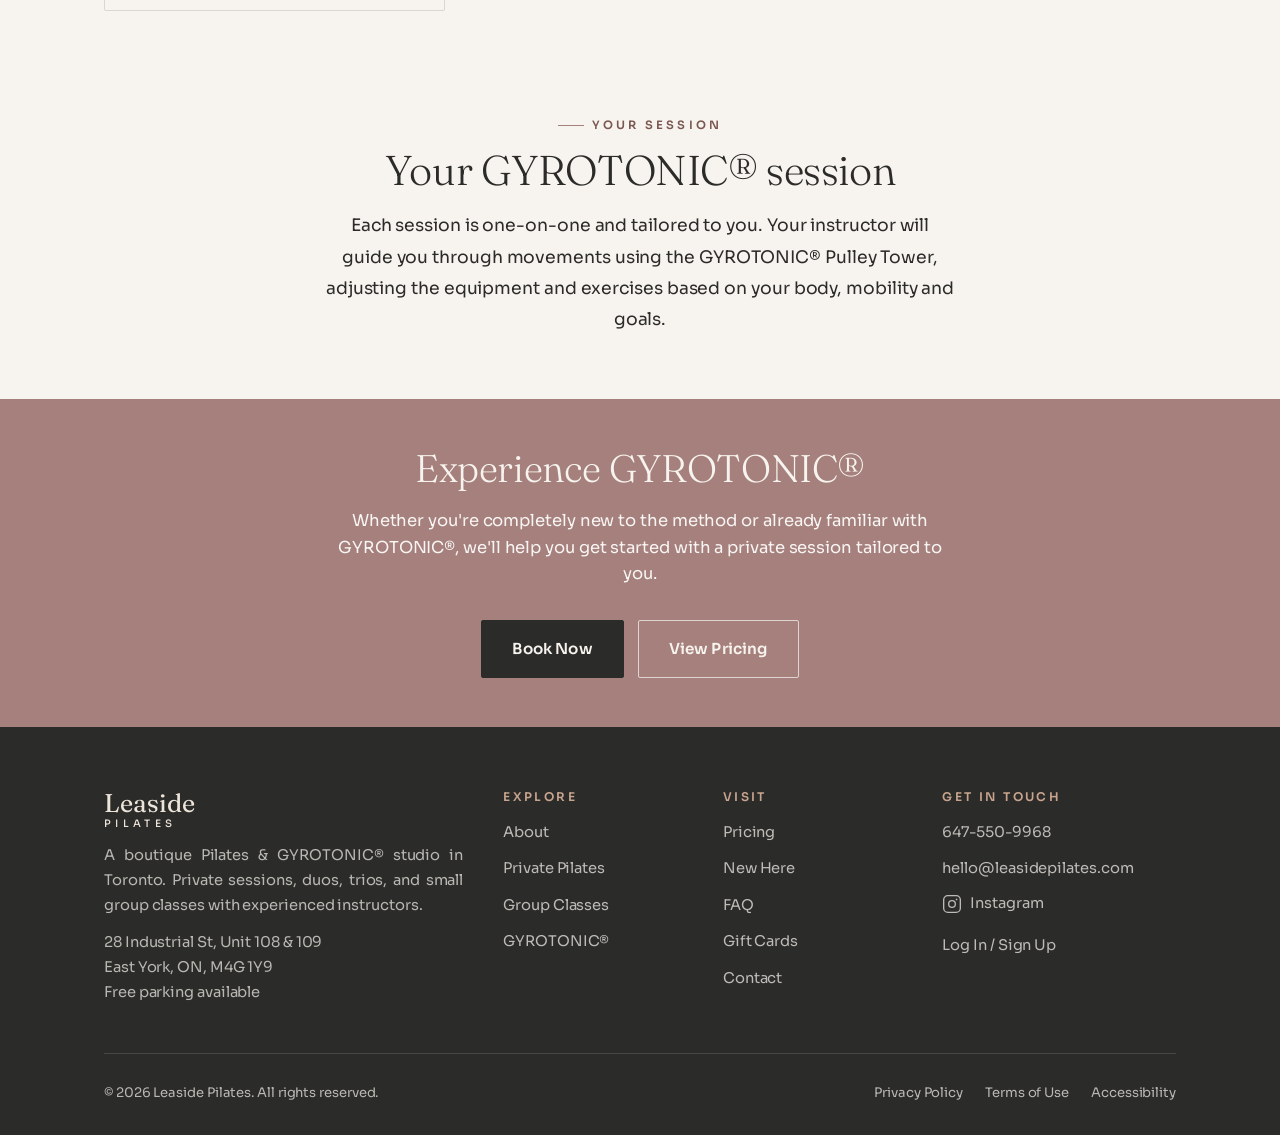
<file: gyrotonic.html>
<!DOCTYPE html>
<html lang="en">
<head>
<meta charset="UTF-8">
<meta name="viewport" content="width=device-width, initial-scale=1">
<title>GYROTONIC® in Toronto | Leaside Pilates</title>
<meta name="description" content="Private GYROTONIC® sessions in Toronto at Leaside Pilates. Flowing, circular movement to build mobility, decompress the spine, and move with freedom.">
<link rel="canonical" href="https://www.leasidepilates.com/gyrotonic.html">
<meta name="robots" content="index, follow">
<meta name="theme-color" content="#2E3A2E">
<meta property="og:type" content="website">
<meta property="og:site_name" content="Leaside Pilates">
<meta property="og:title" content="GYROTONIC® in Toronto | Leaside Pilates">
<meta property="og:description" content="Private GYROTONIC® sessions in Toronto at Leaside Pilates. Flowing, circular movement to build mobility, decompress the spine, and move with freedom.">
<meta property="og:url" content="https://www.leasidepilates.com/gyrotonic.html">
<meta property="og:image" content="https://www.leasidepilates.com/assets/svc-gyro.jpg">
<meta name="twitter:image" content="https://www.leasidepilates.com/assets/svc-gyro.jpg">
<meta property="og:locale" content="en_CA">
<link rel="preconnect" href="https://fonts.googleapis.com">
<link rel="preconnect" href="https://fonts.gstatic.com" crossorigin>
<link href="https://fonts.googleapis.com/css2?family=Fraunces:ital,opsz,wght@0,9..144,300;0,9..144,400;0,9..144,500;1,9..144,300;1,9..144,400&family=Sora:wght@300;400;500;600&display=swap" rel="stylesheet">
<link rel="stylesheet" href="css/style.css">
</head>
<body>
<a class="skip" href="#main">Skip to content</a>
<header class="site-header">
  <div class="wrap nav">
    <a class="brand" href="index.html" aria-label="Leaside Pilates home"><span class="brand-name">Leaside</span><span class="brand-sub">Pilates</span></a>
    <nav aria-label="Primary">
      <ul class="nav-links">
        <li class="has-menu">
          <a href="private-pilates.html" aria-haspopup="true">Services <span class="caret" aria-hidden="true"></span></a>
          <ul class="submenu">
            <li><a href="private-pilates.html">Private Pilates<small>One-on-one, duo &amp; trio</small></a></li>
            <li><a href="group-classes.html">Group Classes<small>Small equipment classes</small></a></li>
            <li class="submenu-group"><span class="submenu-heading">Specialty Classes</span></li>
            <li><a href="group-classes.html#mommy-baby" class="submenu-sub">Mommy &amp; Baby</a></li>
            <li><a href="group-classes.html#prenatal" class="submenu-sub">Prenatal</a></li>
            <li><a href="group-classes.html#active-aging" class="submenu-sub">Active Aging</a></li>
            <li><a href="group-classes.html#specialty" class="submenu-sub">All specialty classes</a></li>
            <li class="submenu-divider"></li>
            <li><a href="gyrotonic.html">GYROTONIC&reg;<small>Specialized movement</small></a></li>
          </ul>
        </li>
        <li><a href="pricing.html">Pricing</a></li>
        <li><a href="schedule.html">Schedule</a></li>
        <li class="has-menu">
          <a href="about.html" aria-haspopup="true">About <span class="caret" aria-hidden="true"></span></a>
          <ul class="submenu">
            <li><a href="about.html">About the Studio<small>Our story &amp; team</small></a></li>
            <li><a href="first-visit.html">New Here<small>Your first visit</small></a></li>
          </ul>
        </li>
        <li><a href="contact.html">Contact</a></li>
      </ul>
    </nav>
    <div class="nav-cta">
      <a class="nav-login" href="https://momence.com/u/leaside-pilates-Pg0Y5y" target="_blank" rel="noopener">Log In</a>
      <a class="btn brass" href="contact.html#book">Book Now</a>
      <button class="nav-toggle" aria-label="Open menu" aria-expanded="false"><span></span><span></span><span></span></button>
    </div>
  </div>
</header>
<div class="mobile-menu">
  <a href="private-pilates.html">Private Pilates</a>
  <a href="group-classes.html">Group Classes</a>
  <a href="gyrotonic.html">GYROTONIC&reg;</a>
  <a href="pricing.html">Pricing</a>
  <a href="schedule.html">Schedule</a>
  <a href="about.html">About</a>
  <a href="first-visit.html">New Here</a>
  <a href="contact.html">Contact</a>
  <a class="nav-login" href="login.html" style="padding:14px 0;border-bottom:1px solid var(--line)">Log In / Sign Up</a>
  <a class="btn brass" href="contact.html#book">Book Now</a>
</div>
<main id="main">

<section class="page-hero"><div class="wrap"><span class="eyebrow">Specialized Method · Toronto</span><h1>GYROTONIC®</h1><p>Flowing, circular movement on specialized equipment to build mobility and move with freedom.</p></div></section>
<section class="section"><div class="wrap split rev">
  <div class="split-media reveal"><img src="assets/svc-gyro.jpg" alt="The dedicated GYROTONIC® studio at Leaside Pilates with the GYROTONIC® tower and bench" loading="lazy" decoding="async"></div>
  <div class="reveal d1"><span class="eyebrow">The Method</span><h2>Mobility, decompression, and flow</h2>
  <p>The GYROTONIC® method uses specialized equipment and flowing, circular movements to encourage mobility, strength, coordination, and freedom of movement.</p>
  <p>Unlike traditional linear exercise, movements travel through multiple planes, allowing the spine and joints to move naturally through a full range of motion. Each private session is adapted to your body, experience, and individual goals.</p>
  <a class="btn" href="contact.html#book">Schedule GYROTONIC®</a></div>
</div></section>

<section class="section" style="background:var(--white)"><div class="wrap">
  <div class="head center reveal"><span class="eyebrow">Who It's For</span><h2>Who is GYROTONIC® for?</h2><p>GYROTONIC® sessions can be a great choice if you want to:</p></div>
  <div class="svc-cards">
    <div class="svc-card reveal">
      <div class="svc-card-body">
        <h3>Improve Mobility</h3>
        <p>Explore greater freedom and range of motion through the spine and joints.</p>
      </div>
    </div>
    <div class="svc-card reveal d1">
      <div class="svc-card-body">
        <h3>Build Strength &amp; Coordination</h3>
        <p>Develop strength through smooth, connected, three-dimensional movement.</p>
      </div>
    </div>
    <div class="svc-card reveal d2">
      <div class="svc-card-body">
        <h3>Balance Your Training</h3>
        <p>Complement Pilates, strength training, running, dance, or other movement practices.</p>
      </div>
    </div>
    <div class="svc-card reveal d3">
      <div class="svc-card-body">
        <h3>Move With More Ease</h3>
        <p>A personalized approach for anyone looking to feel more connected and comfortable in their body.</p>
      </div>
    </div>
  </div>
</div></section>

<section class="section"><div class="wrap prose" style="max-width:760px;text-align:center">
  <span class="eyebrow" style="justify-content:center">Your Session</span>
  <h2 style="font-weight:300;font-size:clamp(1.8rem,3.4vw,2.6rem);margin:14px 0 18px">Your GYROTONIC® session</h2>
  <p style="color:var(--muted);font-size:1.08rem;line-height:1.8">Each session is one-on-one and tailored to you. Your instructor will guide you through movements using the GYROTONIC® Pulley Tower, adjusting the equipment and exercises based on your body, mobility and goals.</p>
</div></section>

<section class="section cta-band"><div class="wrap"><h2>Experience GYROTONIC®</h2><p>Whether you're completely new to the method or already familiar with GYROTONIC®, we'll help you get started with a private session tailored to you.</p><div class="hero-actions"><a class="btn lg" href="contact.html#book">Book Now</a><a class="btn ghost lg" href="pricing.html">View Pricing</a></div></div></section>
</main>
<div id="site-footer"></div>
<script src="js/footer.js"></script>
<script src="js/main.js"></script>
<!-- Momence webchat -->
<script async type="module" host-id="150866" token="Dg8yGl6Dj4" position="bottom-right" src="https://momence.com/plugin/webchat/webchat.js"></script>
</body>
</html>
</file>
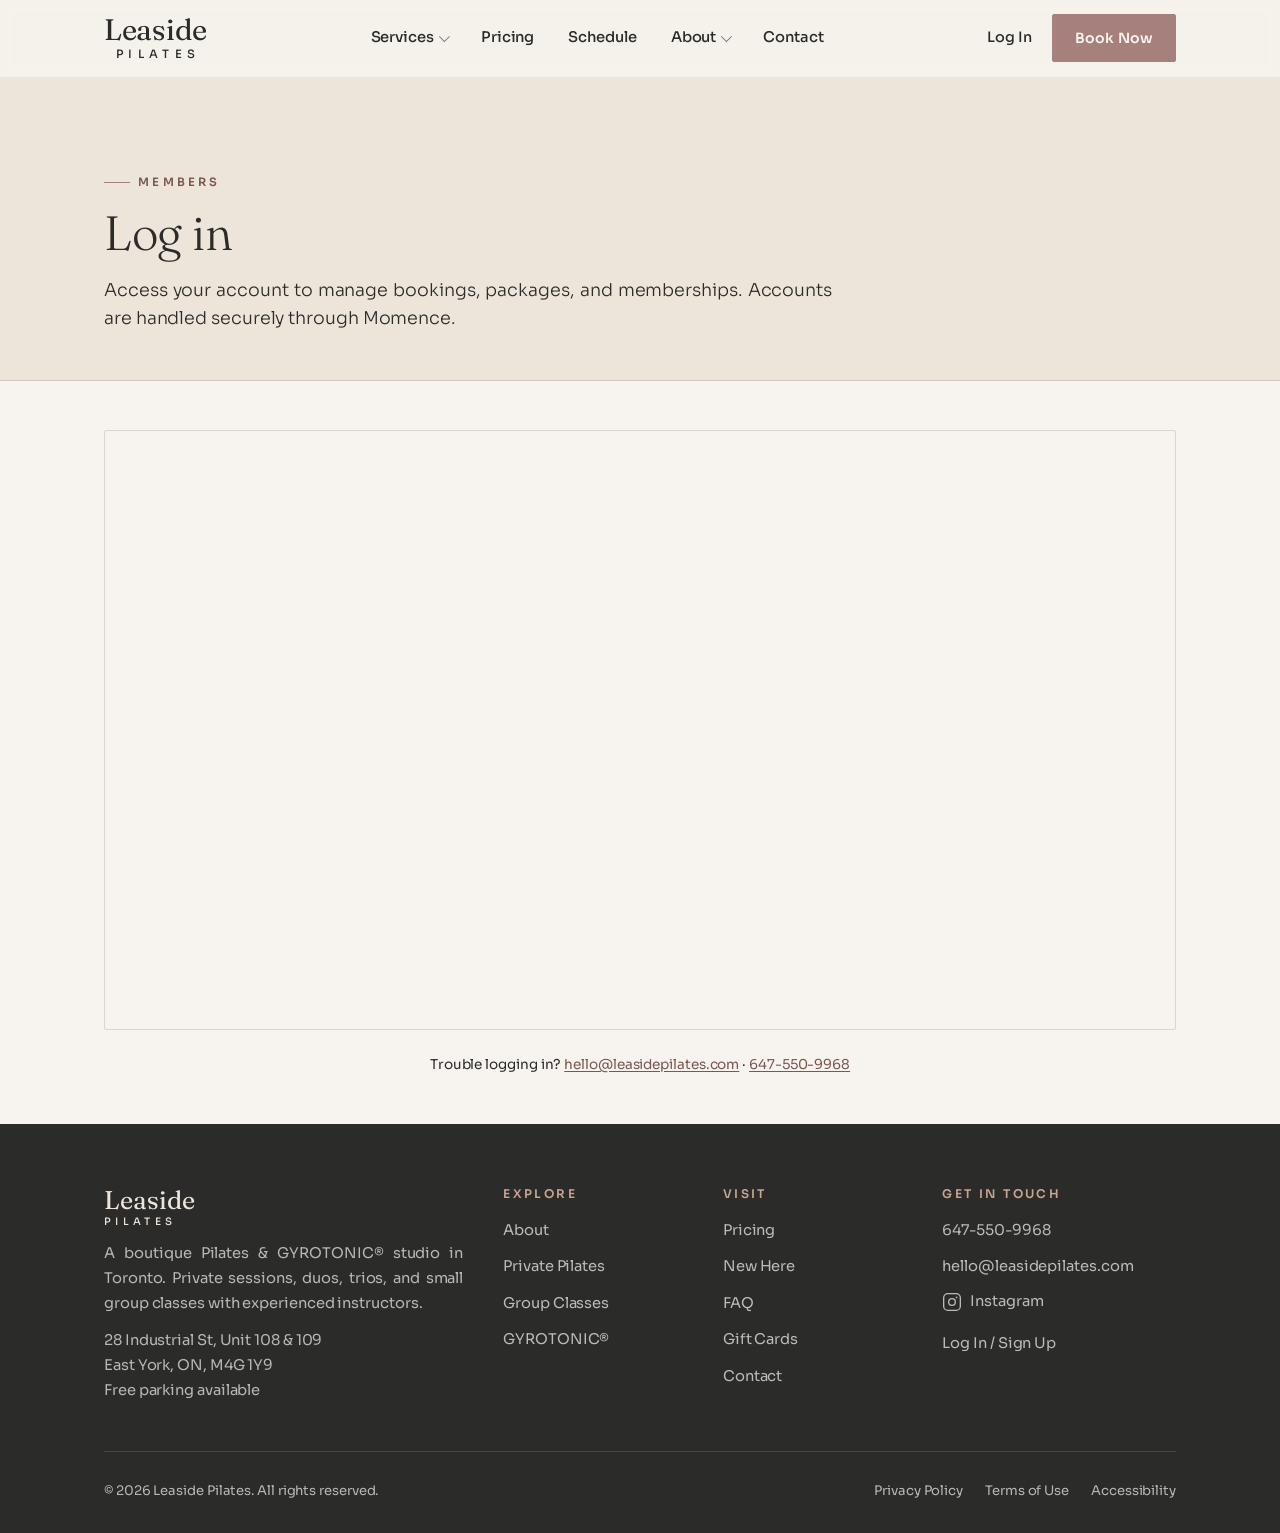
<file: login.html>
<!DOCTYPE html>
<html lang="en">
<head>
<meta charset="UTF-8">
<meta name="viewport" content="width=device-width, initial-scale=1">
<title>Log In | Leaside Pilates Toronto</title>
<meta name="description" content="Log in to your Leaside Pilates account to manage bookings, memberships, and packages through Momence.">
<link rel="canonical" href="https://www.leasidepilates.com/login.html">
<meta name="robots" content="noindex, follow">
<meta name="theme-color" content="#2E3A2E">
<meta property="og:type" content="website">
<meta property="og:site_name" content="Leaside Pilates">
<meta property="og:title" content="Log In | Leaside Pilates">
<meta property="og:description" content="Contact Leaside Pilates in Toronto. Book Pilates classes and private sessions, log in to your Momence account, or message the studio. 28 Industrial St, East York, ON.">
<meta property="og:url" content="https://www.leasidepilates.com/login.html">
<meta property="og:image" content="https://www.leasidepilates.com/assets/about.jpg">
<meta name="twitter:image" content="https://www.leasidepilates.com/assets/about.jpg">
<meta property="og:locale" content="en_CA">
<link rel="preconnect" href="https://fonts.googleapis.com">
<link rel="preconnect" href="https://fonts.gstatic.com" crossorigin>
<link href="https://fonts.googleapis.com/css2?family=Fraunces:ital,opsz,wght@0,9..144,300;0,9..144,400;0,9..144,500;1,9..144,300;1,9..144,400&family=Sora:wght@300;400;500;600&display=swap" rel="stylesheet">
<link rel="stylesheet" href="css/style.css">
</head>
<body>
<a class="skip" href="#main">Skip to content</a>
<header class="site-header">
  <div class="wrap nav">
    <a class="brand" href="index.html" aria-label="Leaside Pilates home"><span class="brand-name">Leaside</span><span class="brand-sub">Pilates</span></a>
    <nav aria-label="Primary">
      <ul class="nav-links">
        <li class="has-menu">
          <a href="private-pilates.html" aria-haspopup="true">Services <span class="caret" aria-hidden="true"></span></a>
          <ul class="submenu">
            <li><a href="private-pilates.html">Private Pilates<small>One-on-one, duo &amp; trio</small></a></li>
            <li><a href="group-classes.html">Group Classes<small>Small equipment classes</small></a></li>
            <li class="submenu-group"><span class="submenu-heading">Specialty Classes</span></li>
            <li><a href="group-classes.html#mommy-baby" class="submenu-sub">Mommy &amp; Baby</a></li>
            <li><a href="group-classes.html#prenatal" class="submenu-sub">Prenatal</a></li>
            <li><a href="group-classes.html#active-aging" class="submenu-sub">Active Aging</a></li>
            <li><a href="group-classes.html#specialty" class="submenu-sub">All specialty classes</a></li>
            <li class="submenu-divider"></li>
            <li><a href="gyrotonic.html">GYROTONIC&reg;<small>Specialized movement</small></a></li>
          </ul>
        </li>
        <li><a href="pricing.html">Pricing</a></li>
        <li><a href="schedule.html">Schedule</a></li>
        <li class="has-menu">
          <a href="about.html" aria-haspopup="true">About <span class="caret" aria-hidden="true"></span></a>
          <ul class="submenu">
            <li><a href="about.html">About the Studio<small>Our story &amp; team</small></a></li>
            <li><a href="first-visit.html">New Here<small>Your first visit</small></a></li>
          </ul>
        </li>
        <li><a href="contact.html">Contact</a></li>
      </ul>
    </nav>
    <div class="nav-cta">
      <a class="nav-login" href="https://momence.com/u/leaside-pilates-Pg0Y5y" target="_blank" rel="noopener">Log In</a>
      <a class="btn brass" href="contact.html#book">Book Now</a>
      <button class="nav-toggle" aria-label="Open menu" aria-expanded="false"><span></span><span></span><span></span></button>
    </div>
  </div>
</header>
<div class="mobile-menu">
  <a href="private-pilates.html">Private Pilates</a>
  <a href="group-classes.html">Group Classes</a>
  <a href="gyrotonic.html">GYROTONIC&reg;</a>
  <a href="pricing.html">Pricing</a>
  <a href="schedule.html">Schedule</a>
  <a href="about.html">About</a>
  <a href="first-visit.html">New Here</a>
  <a href="contact.html">Contact</a>
  <a class="nav-login" href="login.html" style="padding:14px 0;border-bottom:1px solid var(--line)">Log In / Sign Up</a>
  <a class="btn brass" href="contact.html#book">Book Now</a>
</div>
<main id="main">
<section class="page-hero page-hero--tight"><div class="wrap"><span class="eyebrow">Members</span><h1>Log in</h1><p>Access your account to manage bookings, packages, and memberships. Accounts are handled securely through Momence.</p></div></section>
<section class="section"><div class="wrap">
  <div class="embed-wrap">
    <div id="ribbon-schedule"></div>
    <script
      async
      type="module"
      host_id="150866"
      teacher_ids="[]"
      location_ids="[]"
      tag_ids="[]"
      show_substituted_teachers="true"
      default_filter="show-all"
      locale="en"
      lock_timezone="America/Toronto"
      src="https://momence.com/plugin/host-schedule/host-schedule.js"
    ></script>
    <style>
    :root {
      --momenceColorBackground: #F7F3EE;
      --momenceColorPrimary: 166, 128, 124;
      --momenceColorBlack: 43, 43, 41;
    }
    </style>
  </div>
  <p class="form-note" style="text-align:center;margin-top:24px">Trouble logging in? <a href="mailto:hello@leasidepilates.com">hello@leasidepilates.com</a> &middot; <a href="tel:+16475509968">647-550-9968</a></p>
</div></section>
</main>
<div id="site-footer"></div>
<script src="js/footer.js"></script>
<script src="js/main.js"></script>
<!-- Momence webchat -->
<script async type="module" host-id="150866" token="Dg8yGl6Dj4" position="bottom-right" src="https://momence.com/plugin/webchat/webchat.js"></script>
</body>
</html>
</file>
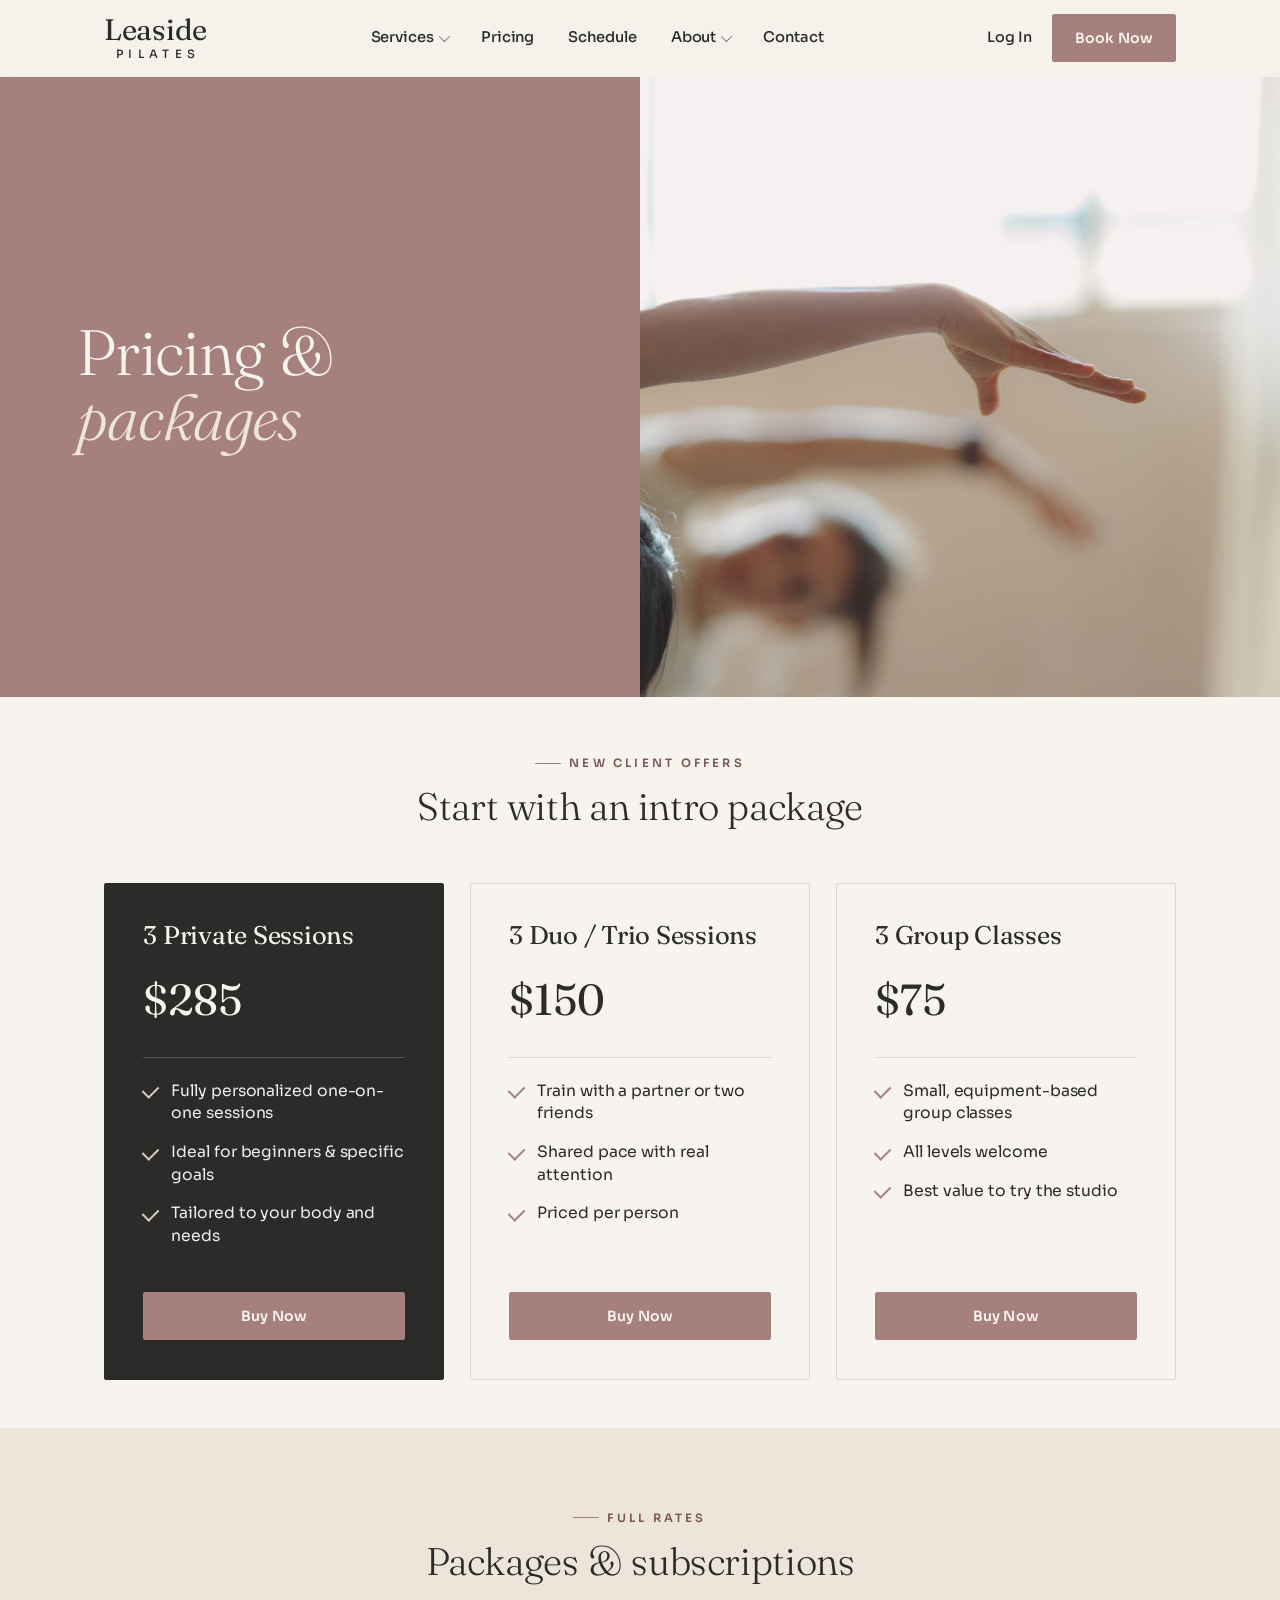
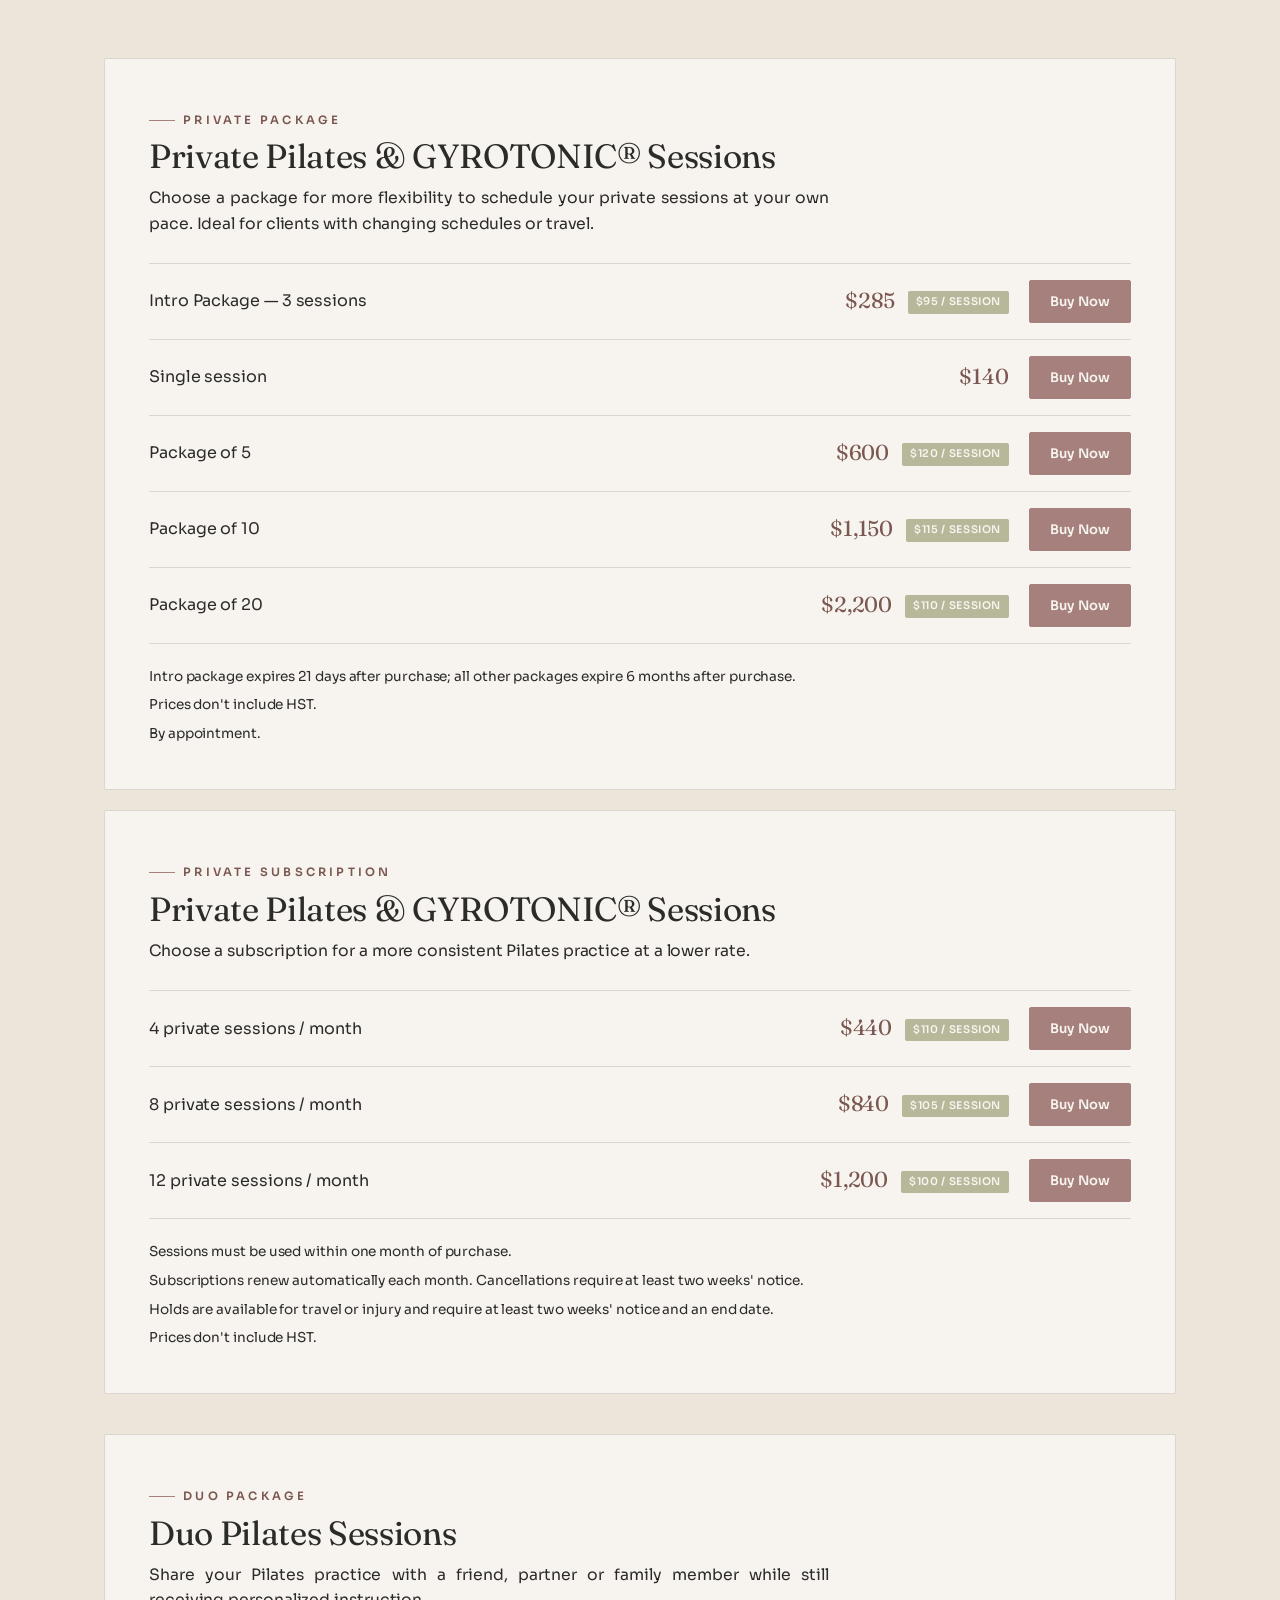
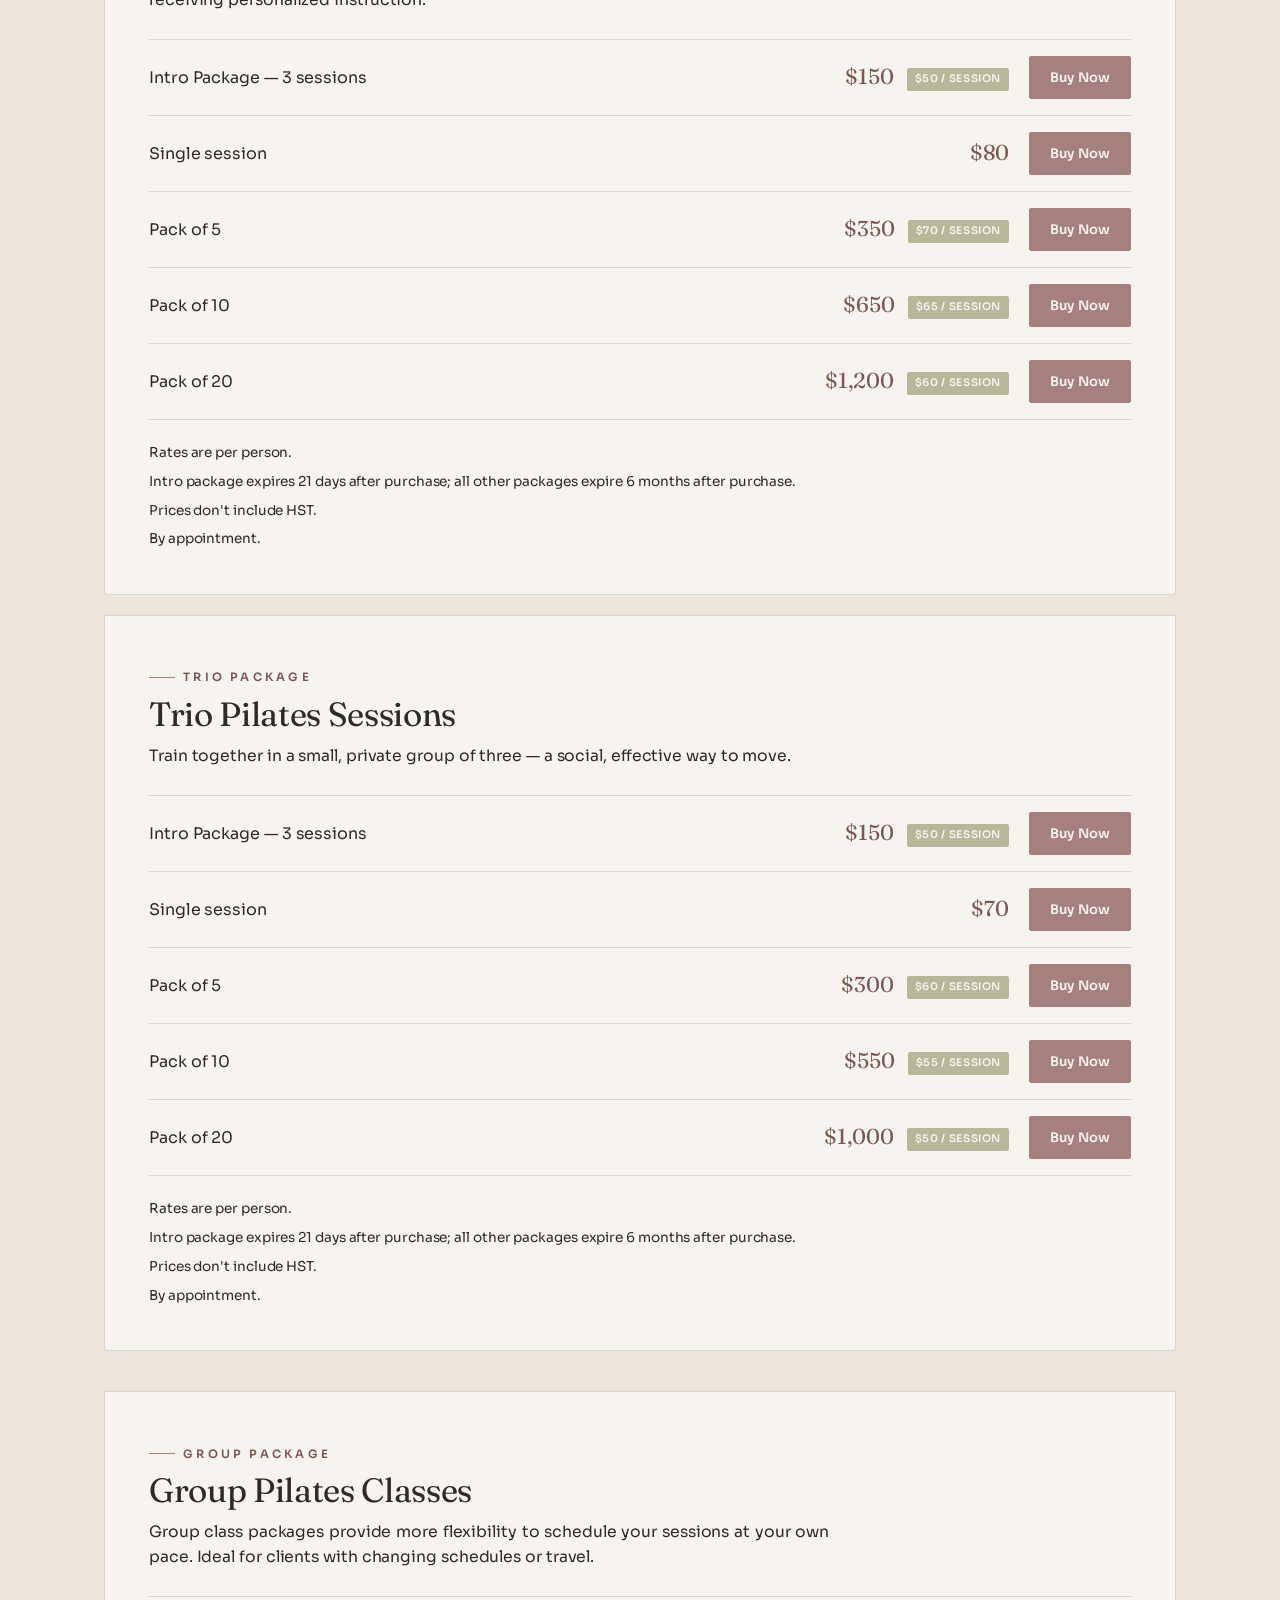
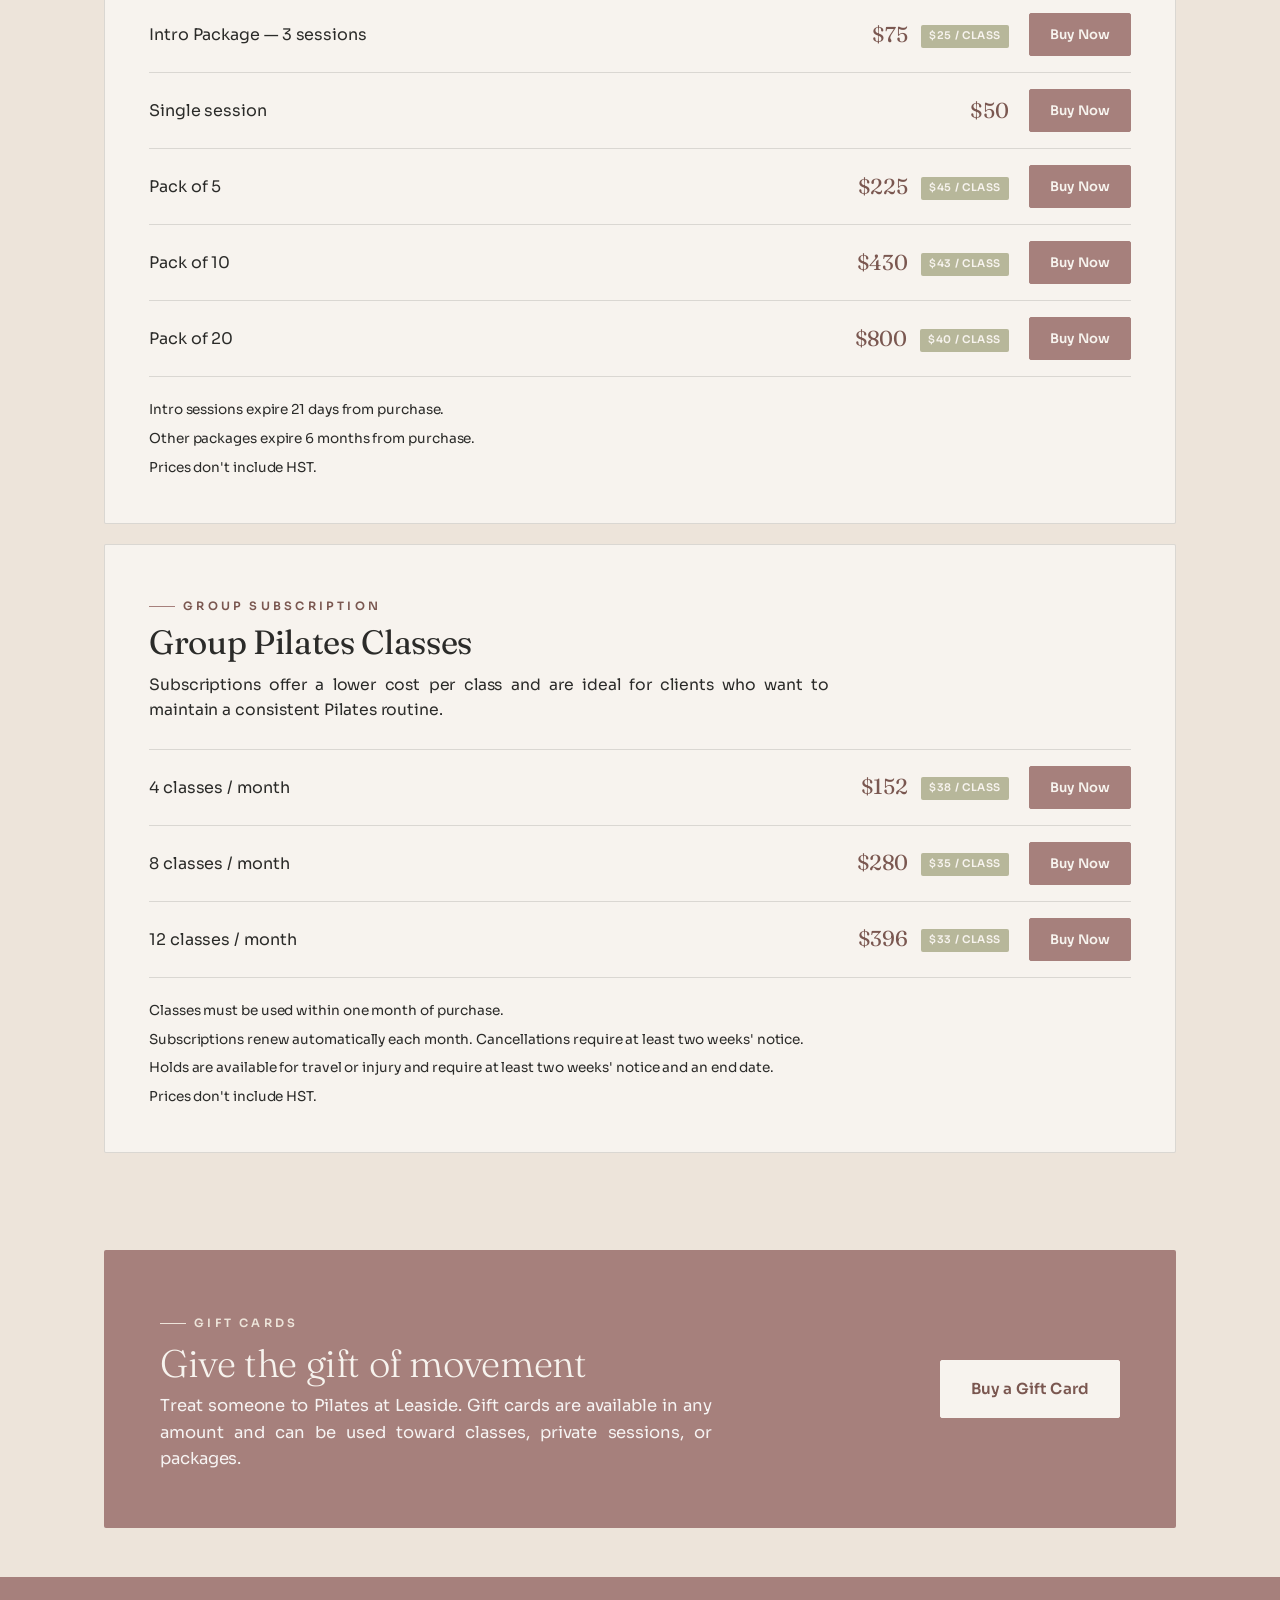
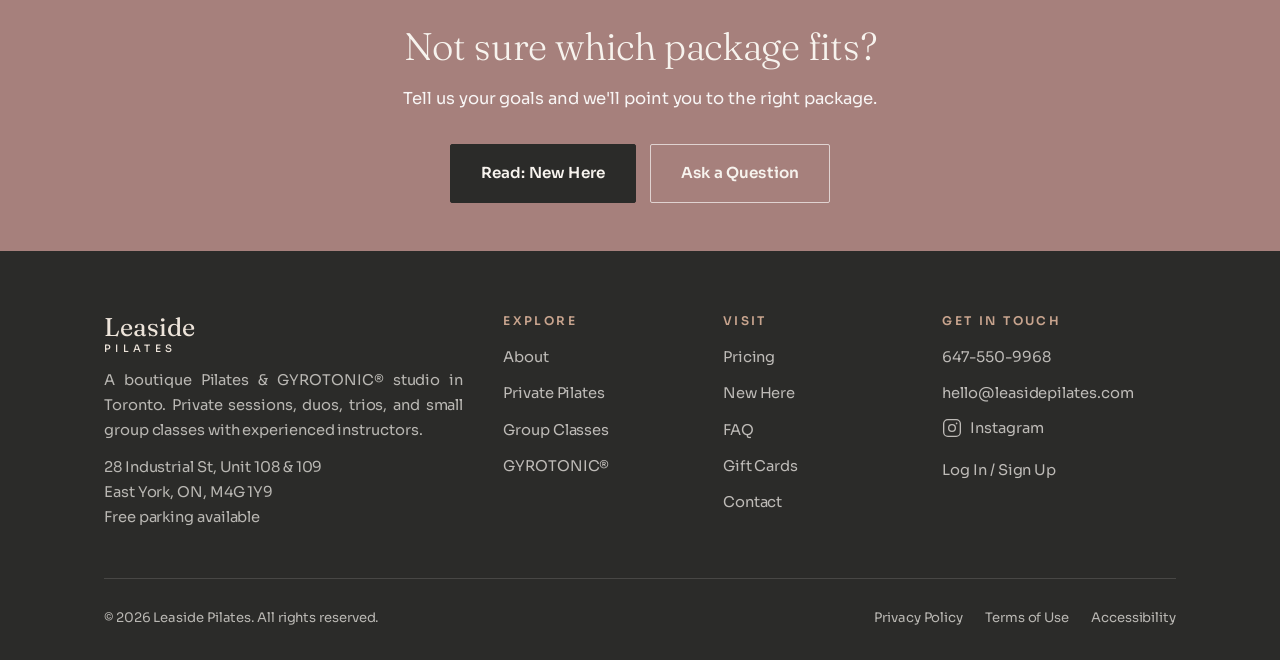
<file: pricing.html>
<!DOCTYPE html>
<html lang="en">
<head>
<meta charset="UTF-8">
<meta name="viewport" content="width=device-width, initial-scale=1">
<title>Pricing & Rates | Leaside Pilates Toronto</title>
<meta name="description" content="Pilates and GYROTONIC® pricing at Leaside Pilates in Toronto. Intro offers for new clients, plus group class packs, private packages, and duo/trio rates via Momence.">
<link rel="canonical" href="https://www.leasidepilates.com/pricing.html">
<meta name="robots" content="index, follow">
<meta name="theme-color" content="#2E3A2E">
<meta property="og:type" content="website">
<meta property="og:site_name" content="Leaside Pilates">
<meta property="og:title" content="Pricing & Rates | Leaside Pilates Toronto">
<meta property="og:description" content="Pilates and GYROTONIC® pricing at Leaside Pilates in Toronto. Intro offers for new clients, plus group class packs, private packages, and duo/trio rates via Momence.">
<meta property="og:url" content="https://www.leasidepilates.com/pricing.html">
<meta property="og:image" content="https://www.leasidepilates.com/assets/hero.jpg">
<meta name="twitter:image" content="https://www.leasidepilates.com/assets/hero.jpg">
<meta property="og:locale" content="en_CA">
<link rel="preconnect" href="https://fonts.googleapis.com">
<link rel="preconnect" href="https://fonts.gstatic.com" crossorigin>
<link href="https://fonts.googleapis.com/css2?family=Fraunces:ital,opsz,wght@0,9..144,300;0,9..144,400;0,9..144,500;1,9..144,300;1,9..144,400&family=Sora:wght@300;400;500;600&display=swap" rel="stylesheet">
<link rel="stylesheet" href="css/style.css">
</head>
<body>
<a class="skip" href="#main">Skip to content</a>
<header class="site-header">
  <div class="wrap nav">
    <a class="brand" href="index.html" aria-label="Leaside Pilates home"><span class="brand-name">Leaside</span><span class="brand-sub">Pilates</span></a>
    <nav aria-label="Primary">
      <ul class="nav-links">
        <li class="has-menu">
          <a href="private-pilates.html" aria-haspopup="true">Services <span class="caret" aria-hidden="true"></span></a>
          <ul class="submenu">
            <li><a href="private-pilates.html">Private Pilates<small>One-on-one, duo &amp; trio</small></a></li>
            <li><a href="group-classes.html">Group Classes<small>Small equipment classes</small></a></li>
            <li class="submenu-group"><span class="submenu-heading">Specialty Classes</span></li>
            <li><a href="group-classes.html#mommy-baby" class="submenu-sub">Mommy &amp; Baby</a></li>
            <li><a href="group-classes.html#prenatal" class="submenu-sub">Prenatal</a></li>
            <li><a href="group-classes.html#active-aging" class="submenu-sub">Active Aging</a></li>
            <li><a href="group-classes.html#specialty" class="submenu-sub">All specialty classes</a></li>
            <li class="submenu-divider"></li>
            <li><a href="gyrotonic.html">GYROTONIC&reg;<small>Specialized movement</small></a></li>
          </ul>
        </li>
        <li><a href="pricing.html">Pricing</a></li>
        <li><a href="schedule.html">Schedule</a></li>
        <li class="has-menu">
          <a href="about.html" aria-haspopup="true">About <span class="caret" aria-hidden="true"></span></a>
          <ul class="submenu">
            <li><a href="about.html">About the Studio<small>Our story &amp; team</small></a></li>
            <li><a href="first-visit.html">New Here<small>Your first visit</small></a></li>
          </ul>
        </li>
        <li><a href="contact.html">Contact</a></li>
      </ul>
    </nav>
    <div class="nav-cta">
      <a class="nav-login" href="https://momence.com/u/leaside-pilates-Pg0Y5y" target="_blank" rel="noopener">Log In</a>
      <a class="btn brass" href="contact.html#book">Book Now</a>
      <button class="nav-toggle" aria-label="Open menu" aria-expanded="false"><span></span><span></span><span></span></button>
    </div>
  </div>
</header>
<div class="mobile-menu">
  <a href="private-pilates.html">Private Pilates</a>
  <a href="group-classes.html">Group Classes</a>
  <a href="gyrotonic.html">GYROTONIC&reg;</a>
  <a href="pricing.html">Pricing</a>
  <a href="schedule.html">Schedule</a>
  <a href="about.html">About</a>
  <a href="first-visit.html">New Here</a>
  <a href="contact.html">Contact</a>
  <a class="nav-login" href="login.html" style="padding:14px 0;border-bottom:1px solid var(--line)">Log In / Sign Up</a>
  <a class="btn brass" href="contact.html#book">Book Now</a>
</div>
<main id="main">

<!-- SPLIT HERO (mauve panel + photo) -->
<section class="split-hero">
  <div class="split-hero-copy">
    <h1>Pricing &amp;<br><em>packages</em></h1>
  </div>
  <div class="split-hero-media"><img src="assets/hero-pricing-new.jpg" alt="A client extending an arm during a reformer class at Leaside Pilates" width="1333" height="2000" fetchpriority="high" style="object-position:center 52%"></div>
</section>

<!-- INTRO PACKAGES (sleek boxed cards) -->
<section class="section intro-offers"><div class="wrap">
  <div class="head center reveal">
    <span class="eyebrow">New Client Offers</span>
    <h2>Start with an intro package</h2>
  </div>
  <div class="intro-grid">
    <div class="intro-card featured reveal">
      <h3>3 Private Sessions</h3>
      <p class="price">$285</p>
      <ul class="intro-list">
        <li>Fully personalized one-on-one sessions</li>
        <li>Ideal for beginners &amp; specific goals</li>
        <li>Tailored to your body and needs</li>
      </ul>
      <a class="btn brass full" href="https://momence.com/m/595513" target="_blank" rel="noopener">Buy Now</a>
    </div>
    <div class="intro-card reveal d1">
      <h3>3 Duo / Trio Sessions</h3>
      <p class="price">$150</p>
      <ul class="intro-list">
        <li>Train with a partner or two friends</li>
        <li>Shared pace with real attention</li>
        <li>Priced per person</li>
      </ul>
      <a class="btn brass full" href="https://momence.com/m/595533" target="_blank" rel="noopener">Buy Now</a>
    </div>
    <div class="intro-card reveal d2">
      <h3>3 Group Classes</h3>
      <p class="price">$75</p>
      <ul class="intro-list">
        <li>Small, equipment-based group classes</li>
        <li>All levels welcome</li>
        <li>Best value to try the studio</li>
      </ul>
      <a class="btn brass full" href="https://momence.com/m/593017" target="_blank" rel="noopener">Buy Now</a>
    </div>
  </div>
</div></section>

<section class="section pricing"><div class="wrap">
  <div class="head center reveal"><span class="eyebrow">Full Rates</span><h2>Packages &amp; subscriptions</h2></div>

<div class="rate-blocks">
  <span id="intro-private"></span><div class="rate-block reveal" id="rate-private">
    <div class="rate-head">
      <span class="eyebrow">Private Package</span>
      <h3>Private Pilates &amp; GYROTONIC&reg; Sessions</h3>
      <p>Choose a package for more flexibility to schedule your private sessions at your own pace. Ideal for clients with changing schedules or travel.</p>
    </div>
    <div class="rate-table">
        <div class="rate-row">
          <div class="rate-label">Intro Package — 3 sessions</div>
          <div class="rate-price">$285 <span class="rate-save">$95 / session</span></div>
          <a class="btn brass" href="https://momence.com/m/595513" target="_blank" rel="noopener">Buy Now</a>
        </div>
        <div class="rate-row">
          <div class="rate-label">Single session</div>
          <div class="rate-price">$140 </div>
          <a class="btn brass" href="https://momence.com/m/595525" target="_blank" rel="noopener">Buy Now</a>
        </div>
        <div class="rate-row">
          <div class="rate-label">Package of 5</div>
          <div class="rate-price">$600 <span class="rate-save">$120 / session</span></div>
          <a class="btn brass" href="https://momence.com/m/595529" target="_blank" rel="noopener">Buy Now</a>
        </div>
        <div class="rate-row">
          <div class="rate-label">Package of 10</div>
          <div class="rate-price">$1,150 <span class="rate-save">$115 / session</span></div>
          <a class="btn brass" href="https://momence.com/m/595530" target="_blank" rel="noopener">Buy Now</a>
        </div>
        <div class="rate-row">
          <div class="rate-label">Package of 20</div>
          <div class="rate-price">$2,200 <span class="rate-save">$110 / session</span></div>
          <a class="btn brass" href="https://momence.com/m/595532" target="_blank" rel="noopener">Buy Now</a>
        </div>
    </div>
    <ul class="rate-notes"><li>Intro package expires 21 days after purchase; all other packages expire 6 months after purchase.</li><li>Prices don't include HST.</li><li>By appointment.</li></ul>
  </div>
  <div class="rate-block reveal" id="rate-private-sub">
    <div class="rate-head">
      <span class="eyebrow">Private Subscription</span>
      <h3>Private Pilates &amp; GYROTONIC&reg; Sessions</h3>
      <p>Choose a subscription for a more consistent Pilates practice at a lower rate.</p>
    </div>
    <div class="rate-table">
        <div class="rate-row">
          <div class="rate-label">4 private sessions / month</div>
          <div class="rate-price">$440 <span class="rate-save">$110 / session</span></div>
          <a class="btn brass" href="https://momence.com/m/908590" target="_blank" rel="noopener">Buy Now</a>
        </div>
        <div class="rate-row">
          <div class="rate-label">8 private sessions / month</div>
          <div class="rate-price">$840 <span class="rate-save">$105 / session</span></div>
          <a class="btn brass" href="https://momence.com/m/908595" target="_blank" rel="noopener">Buy Now</a>
        </div>
        <div class="rate-row">
          <div class="rate-label">12 private sessions / month</div>
          <div class="rate-price">$1,200 <span class="rate-save">$100 / session</span></div>
          <a class="btn brass" href="https://momence.com/m/908597" target="_blank" rel="noopener">Buy Now</a>
        </div>
    </div>
    <ul class="rate-notes"><li>Sessions must be used within one month of purchase.</li><li>Subscriptions renew automatically each month. Cancellations require at least two weeks' notice.</li><li>Holds are available for travel or injury and require at least two weeks' notice and an end date.</li><li>Prices don't include HST.</li></ul>
  </div>
  <span id="intro-duo"></span><div class="rate-block reveal" id="rate-duo">
    <div class="rate-head">
      <span class="eyebrow">Duo Package</span>
      <h3>Duo Pilates Sessions</h3>
      <p>Share your Pilates practice with a friend, partner or family member while still receiving personalized instruction.</p>
    </div>
    <div class="rate-table">
        <div class="rate-row">
          <div class="rate-label">Intro Package — 3 sessions</div>
          <div class="rate-price">$150 <span class="rate-save">$50 / session</span></div>
          <a class="btn brass" href="https://momence.com/m/595533" target="_blank" rel="noopener">Buy Now</a>
        </div>
        <div class="rate-row">
          <div class="rate-label">Single session</div>
          <div class="rate-price">$80 </div>
          <a class="btn brass" href="https://momence.com/m/595559" target="_blank" rel="noopener">Buy Now</a>
        </div>
        <div class="rate-row">
          <div class="rate-label">Pack of 5</div>
          <div class="rate-price">$350 <span class="rate-save">$70 / session</span></div>
          <a class="btn brass" href="https://momence.com/m/595560" target="_blank" rel="noopener">Buy Now</a>
        </div>
        <div class="rate-row">
          <div class="rate-label">Pack of 10</div>
          <div class="rate-price">$650 <span class="rate-save">$65 / session</span></div>
          <a class="btn brass" href="https://momence.com/m/595561" target="_blank" rel="noopener">Buy Now</a>
        </div>
        <div class="rate-row">
          <div class="rate-label">Pack of 20</div>
          <div class="rate-price">$1,200 <span class="rate-save">$60 / session</span></div>
          <a class="btn brass" href="https://momence.com/m/595562" target="_blank" rel="noopener">Buy Now</a>
        </div>
    </div>
    <ul class="rate-notes"><li>Rates are per person.</li><li>Intro package expires 21 days after purchase; all other packages expire 6 months after purchase.</li><li>Prices don't include HST.</li><li>By appointment.</li></ul>
  </div>
  <div class="rate-block reveal" id="rate-trio">
    <div class="rate-head">
      <span class="eyebrow">Trio Package</span>
      <h3>Trio Pilates Sessions</h3>
      <p>Train together in a small, private group of three — a social, effective way to move.</p>
    </div>
    <div class="rate-table">
        <div class="rate-row">
          <div class="rate-label">Intro Package — 3 sessions</div>
          <div class="rate-price">$150 <span class="rate-save">$50 / session</span></div>
          <a class="btn brass" href="https://momence.com/m/596188" target="_blank" rel="noopener">Buy Now</a>
        </div>
        <div class="rate-row">
          <div class="rate-label">Single session</div>
          <div class="rate-price">$70 </div>
          <a class="btn brass" href="https://momence.com/m/596189" target="_blank" rel="noopener">Buy Now</a>
        </div>
        <div class="rate-row">
          <div class="rate-label">Pack of 5</div>
          <div class="rate-price">$300 <span class="rate-save">$60 / session</span></div>
          <a class="btn brass" href="https://momence.com/m/596190" target="_blank" rel="noopener">Buy Now</a>
        </div>
        <div class="rate-row">
          <div class="rate-label">Pack of 10</div>
          <div class="rate-price">$550 <span class="rate-save">$55 / session</span></div>
          <a class="btn brass" href="https://momence.com/m/596191" target="_blank" rel="noopener">Buy Now</a>
        </div>
        <div class="rate-row">
          <div class="rate-label">Pack of 20</div>
          <div class="rate-price">$1,000 <span class="rate-save">$50 / session</span></div>
          <a class="btn brass" href="https://momence.com/m/596192" target="_blank" rel="noopener">Buy Now</a>
        </div>
    </div>
    <ul class="rate-notes"><li>Rates are per person.</li><li>Intro package expires 21 days after purchase; all other packages expire 6 months after purchase.</li><li>Prices don't include HST.</li><li>By appointment.</li></ul>
  </div>
  <span id="intro-group"></span><div class="rate-block reveal" id="rate-group">
    <div class="rate-head">
      <span class="eyebrow">Group Package</span>
      <h3>Group Pilates Classes</h3>
      <p>Group class packages provide more flexibility to schedule your sessions at your own pace. Ideal for clients with changing schedules or travel.</p>
    </div>
    <div class="rate-table">
        <div class="rate-row">
          <div class="rate-label">Intro Package — 3 sessions</div>
          <div class="rate-price">$75 <span class="rate-save">$25 / class</span></div>
          <a class="btn brass" href="https://momence.com/m/593017" target="_blank" rel="noopener">Buy Now</a>
        </div>
        <div class="rate-row">
          <div class="rate-label">Single session</div>
          <div class="rate-price">$50 </div>
          <a class="btn brass" href="https://momence.com/m/593018" target="_blank" rel="noopener">Buy Now</a>
        </div>
        <div class="rate-row">
          <div class="rate-label">Pack of 5</div>
          <div class="rate-price">$225 <span class="rate-save">$45 / class</span></div>
          <a class="btn brass" href="https://momence.com/m/593019" target="_blank" rel="noopener">Buy Now</a>
        </div>
        <div class="rate-row">
          <div class="rate-label">Pack of 10</div>
          <div class="rate-price">$430 <span class="rate-save">$43 / class</span></div>
          <a class="btn brass" href="https://momence.com/m/595497" target="_blank" rel="noopener">Buy Now</a>
        </div>
        <div class="rate-row">
          <div class="rate-label">Pack of 20</div>
          <div class="rate-price">$800 <span class="rate-save">$40 / class</span></div>
          <a class="btn brass" href="https://momence.com/m/595498" target="_blank" rel="noopener">Buy Now</a>
        </div>
    </div>
    <ul class="rate-notes"><li>Intro sessions expire 21 days from purchase.</li><li>Other packages expire 6 months from purchase.</li><li>Prices don't include HST.</li></ul>
  </div>
  <div class="rate-block reveal" id="rate-group-sub">
    <div class="rate-head">
      <span class="eyebrow">Group Subscription</span>
      <h3>Group Pilates Classes</h3>
      <p>Subscriptions offer a lower cost per class and are ideal for clients who want to maintain a consistent Pilates routine.</p>
    </div>
    <div class="rate-table">
        <div class="rate-row">
          <div class="rate-label">4 classes / month</div>
          <div class="rate-price">$152 <span class="rate-save">$38 / class</span></div>
          <a class="btn brass" href="https://momence.com/m/595502" target="_blank" rel="noopener">Buy Now</a>
        </div>
        <div class="rate-row">
          <div class="rate-label">8 classes / month</div>
          <div class="rate-price">$280 <span class="rate-save">$35 / class</span></div>
          <a class="btn brass" href="https://momence.com/m/595503" target="_blank" rel="noopener">Buy Now</a>
        </div>
        <div class="rate-row">
          <div class="rate-label">12 classes / month</div>
          <div class="rate-price">$396 <span class="rate-save">$33 / class</span></div>
          <a class="btn brass" href="https://momence.com/m/595504" target="_blank" rel="noopener">Buy Now</a>
        </div>
    </div>
    <ul class="rate-notes"><li>Classes must be used within one month of purchase.</li><li>Subscriptions renew automatically each month. Cancellations require at least two weeks' notice.</li><li>Holds are available for travel or injury and require at least two weeks' notice and an end date.</li><li>Prices don't include HST.</li></ul>
  </div>
</div>

</div></section>

<!-- GIFT CARDS -->
<section class="section giftcard-section"><div class="wrap">
  <div class="giftcard-card reveal">
    <div class="gc-copy">
      <span class="eyebrow">Gift Cards</span>
      <h2>Give the gift of movement</h2>
      <p>Treat someone to Pilates at Leaside. Gift cards are available in any amount and can be used toward classes, private sessions, or packages.</p>
    </div>
    <a class="btn brass lg" href="gift-cards.html">Buy a Gift Card</a>
  </div>
</div></section>

<section class="section cta-band"><div class="wrap"><h2>Not sure which package fits?</h2><p>Tell us your goals and we'll point you to the right package.</p><div class="hero-actions"><a class="btn lg" href="first-visit.html">Read: New Here</a><a class="btn ghost lg" href="contact.html">Ask a Question</a></div></div></section>
</main>
<div id="site-footer"></div>
<script src="js/footer.js"></script>
<script src="js/main.js"></script>
<!-- Momence webchat -->
<script async type="module" host-id="150866" token="Dg8yGl6Dj4" position="bottom-right" src="https://momence.com/plugin/webchat/webchat.js"></script>
</body>
</html>
</file>
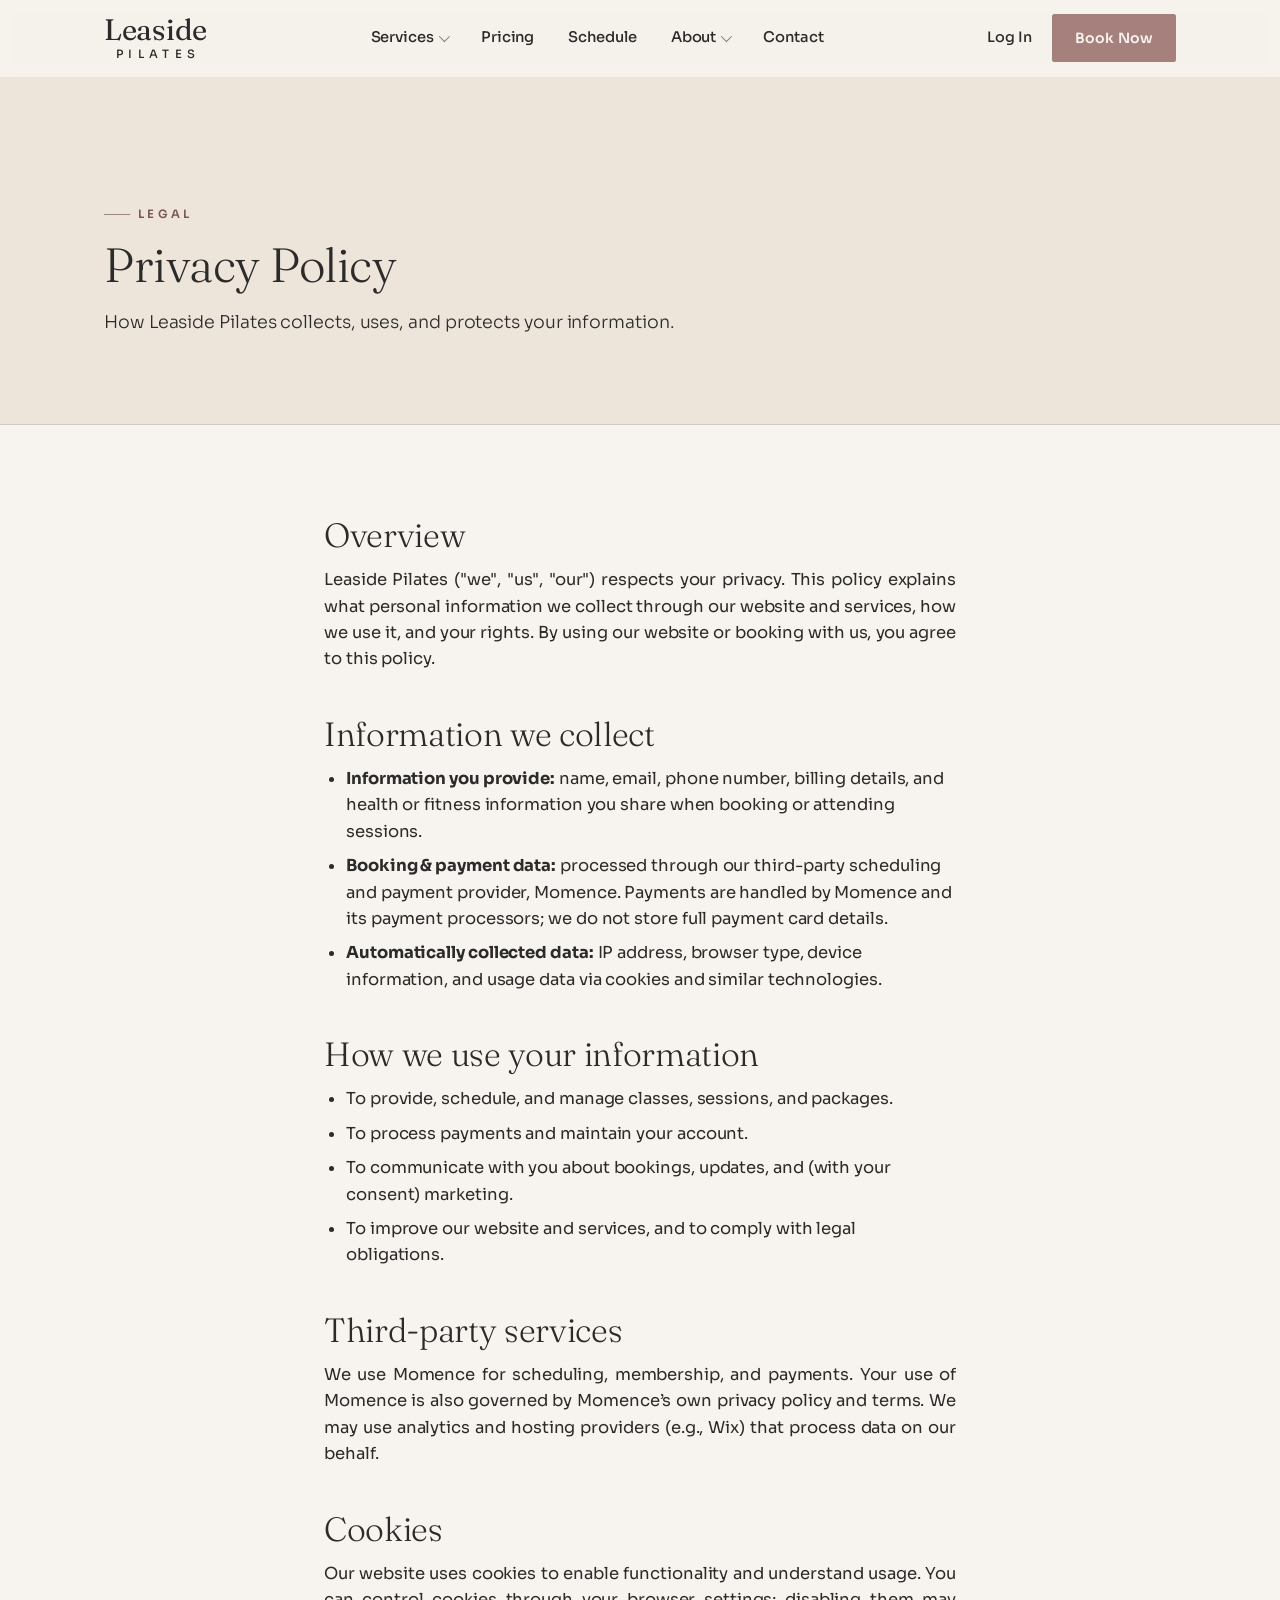
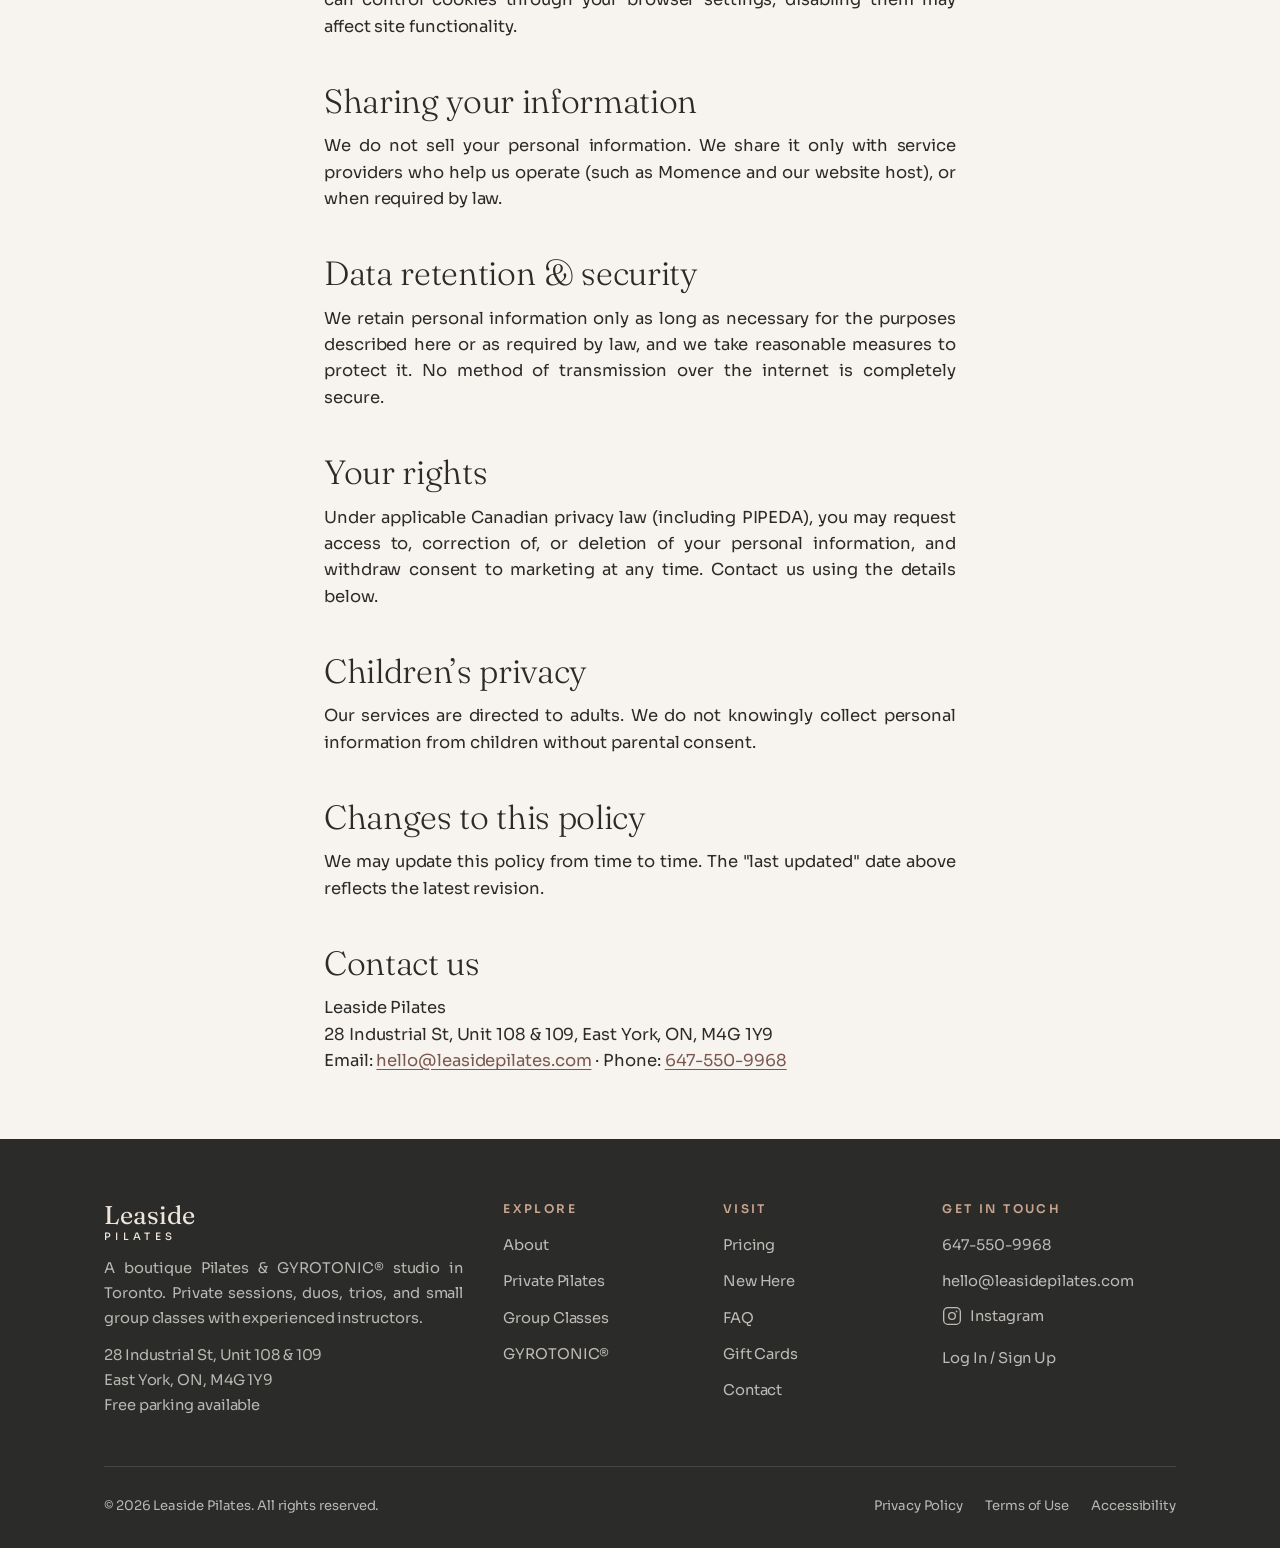
<file: privacy-policy.html>
<!DOCTYPE html>
<html lang="en">
<head>
<meta charset="UTF-8">
<meta name="viewport" content="width=device-width, initial-scale=1">
<title>Privacy Policy | Leaside Pilates</title>
<meta name="description" content="Privacy Policy for Leaside Pilates in Toronto — how we collect, use, and protect your personal information, including booking and payment data via Momence.">
<link rel="canonical" href="https://www.leasidepilates.com/privacy-policy.html">
<meta name="robots" content="index, follow">
<meta name="theme-color" content="#2E3A2E">
<meta property="og:type" content="website">
<meta property="og:site_name" content="Leaside Pilates">
<meta property="og:title" content="Privacy Policy | Leaside Pilates">
<meta property="og:description" content="Privacy Policy for Leaside Pilates in Toronto — how we collect, use, and protect your personal information, including booking and payment data via Momence.">
<meta property="og:url" content="https://www.leasidepilates.com/privacy-policy.html">
<meta property="og:image" content="https://www.leasidepilates.com/assets/hero.jpg">
<meta name="twitter:image" content="https://www.leasidepilates.com/assets/hero.jpg">
<meta property="og:locale" content="en_CA">
<link rel="preconnect" href="https://fonts.googleapis.com">
<link rel="preconnect" href="https://fonts.gstatic.com" crossorigin>
<link href="https://fonts.googleapis.com/css2?family=Fraunces:ital,opsz,wght@0,9..144,300;0,9..144,400;0,9..144,500;1,9..144,300;1,9..144,400&family=Sora:wght@300;400;500;600&display=swap" rel="stylesheet">
<link rel="stylesheet" href="css/style.css">
</head>
<body>
<a class="skip" href="#main">Skip to content</a>
<header class="site-header">
  <div class="wrap nav">
    <a class="brand" href="index.html" aria-label="Leaside Pilates home"><span class="brand-name">Leaside</span><span class="brand-sub">Pilates</span></a>
    <nav aria-label="Primary">
      <ul class="nav-links">
        <li class="has-menu">
          <a href="private-pilates.html" aria-haspopup="true">Services <span class="caret" aria-hidden="true"></span></a>
          <ul class="submenu">
            <li><a href="private-pilates.html">Private Pilates<small>One-on-one, duo &amp; trio</small></a></li>
            <li><a href="group-classes.html">Group Classes<small>Small equipment classes</small></a></li>
            <li class="submenu-group"><span class="submenu-heading">Specialty Classes</span></li>
            <li><a href="group-classes.html#mommy-baby" class="submenu-sub">Mommy &amp; Baby</a></li>
            <li><a href="group-classes.html#prenatal" class="submenu-sub">Prenatal</a></li>
            <li><a href="group-classes.html#active-aging" class="submenu-sub">Active Aging</a></li>
            <li><a href="group-classes.html#specialty" class="submenu-sub">All specialty classes</a></li>
            <li class="submenu-divider"></li>
            <li><a href="gyrotonic.html">GYROTONIC&reg;<small>Specialized movement</small></a></li>
          </ul>
        </li>
        <li><a href="pricing.html">Pricing</a></li>
        <li><a href="schedule.html">Schedule</a></li>
        <li class="has-menu">
          <a href="about.html" aria-haspopup="true">About <span class="caret" aria-hidden="true"></span></a>
          <ul class="submenu">
            <li><a href="about.html">About the Studio<small>Our story &amp; team</small></a></li>
            <li><a href="first-visit.html">New Here<small>Your first visit</small></a></li>
          </ul>
        </li>
        <li><a href="contact.html">Contact</a></li>
      </ul>
    </nav>
    <div class="nav-cta">
      <a class="nav-login" href="https://momence.com/u/leaside-pilates-Pg0Y5y" target="_blank" rel="noopener">Log In</a>
      <a class="btn brass" href="contact.html#book">Book Now</a>
      <button class="nav-toggle" aria-label="Open menu" aria-expanded="false"><span></span><span></span><span></span></button>
    </div>
  </div>
</header>
<div class="mobile-menu">
  <a href="private-pilates.html">Private Pilates</a>
  <a href="group-classes.html">Group Classes</a>
  <a href="gyrotonic.html">GYROTONIC&reg;</a>
  <a href="pricing.html">Pricing</a>
  <a href="schedule.html">Schedule</a>
  <a href="about.html">About</a>
  <a href="first-visit.html">New Here</a>
  <a href="contact.html">Contact</a>
  <a class="nav-login" href="login.html" style="padding:14px 0;border-bottom:1px solid var(--line)">Log In / Sign Up</a>
  <a class="btn brass" href="contact.html#book">Book Now</a>
</div>
<main id="main">

<section class="page-hero"><div class="wrap"><span class="eyebrow">Legal</span><h1>Privacy Policy</h1><p>How Leaside Pilates collects, uses, and protects your information.</p></div></section>
<section class="section"><div class="wrap prose">
<h2>Overview</h2>
<p>Leaside Pilates ("we", "us", "our") respects your privacy. This policy explains what personal information we collect through our website and services, how we use it, and your rights. By using our website or booking with us, you agree to this policy.</p>
<h2>Information we collect</h2>
<ul>
<li><strong>Information you provide:</strong> name, email, phone number, billing details, and health or fitness information you share when booking or attending sessions.</li>
<li><strong>Booking &amp; payment data:</strong> processed through our third-party scheduling and payment provider, Momence. Payments are handled by Momence and its payment processors; we do not store full payment card details.</li>
<li><strong>Automatically collected data:</strong> IP address, browser type, device information, and usage data via cookies and similar technologies.</li>
</ul>
<h2>How we use your information</h2>
<ul>
<li>To provide, schedule, and manage classes, sessions, and packages.</li>
<li>To process payments and maintain your account.</li>
<li>To communicate with you about bookings, updates, and (with your consent) marketing.</li>
<li>To improve our website and services, and to comply with legal obligations.</li>
</ul>
<h2>Third-party services</h2>
<p>We use Momence for scheduling, membership, and payments. Your use of Momence is also governed by Momence&#8217;s own privacy policy and terms. We may use analytics and hosting providers (e.g., Wix) that process data on our behalf.</p>
<h2>Cookies</h2>
<p>Our website uses cookies to enable functionality and understand usage. You can control cookies through your browser settings; disabling them may affect site functionality.</p>
<h2>Sharing your information</h2>
<p>We do not sell your personal information. We share it only with service providers who help us operate (such as Momence and our website host), or when required by law.</p>
<h2>Data retention &amp; security</h2>
<p>We retain personal information only as long as necessary for the purposes described here or as required by law, and we take reasonable measures to protect it. No method of transmission over the internet is completely secure.</p>
<h2>Your rights</h2>
<p>Under applicable Canadian privacy law (including PIPEDA), you may request access to, correction of, or deletion of your personal information, and withdraw consent to marketing at any time. Contact us using the details below.</p>
<h2>Children&#8217;s privacy</h2>
<p>Our services are directed to adults. We do not knowingly collect personal information from children without parental consent.</p>
<h2>Changes to this policy</h2>
<p>We may update this policy from time to time. The "last updated" date above reflects the latest revision.</p>
<h2>Contact us</h2>
<p>Leaside Pilates<br>28 Industrial St, Unit 108 &amp; 109, East York, ON, M4G 1Y9<br>Email: <a href="mailto:hello@leasidepilates.com">hello@leasidepilates.com</a> · Phone: <a href="tel:+16475509968">647-550-9968</a></p>
</div></section>
</main>
<div id="site-footer"></div>
<script src="js/footer.js"></script>
<script src="js/main.js"></script>
<!-- Momence webchat -->
<script async type="module" host-id="150866" token="Dg8yGl6Dj4" position="bottom-right" src="https://momence.com/plugin/webchat/webchat.js"></script>
</body>
</html>
</file>
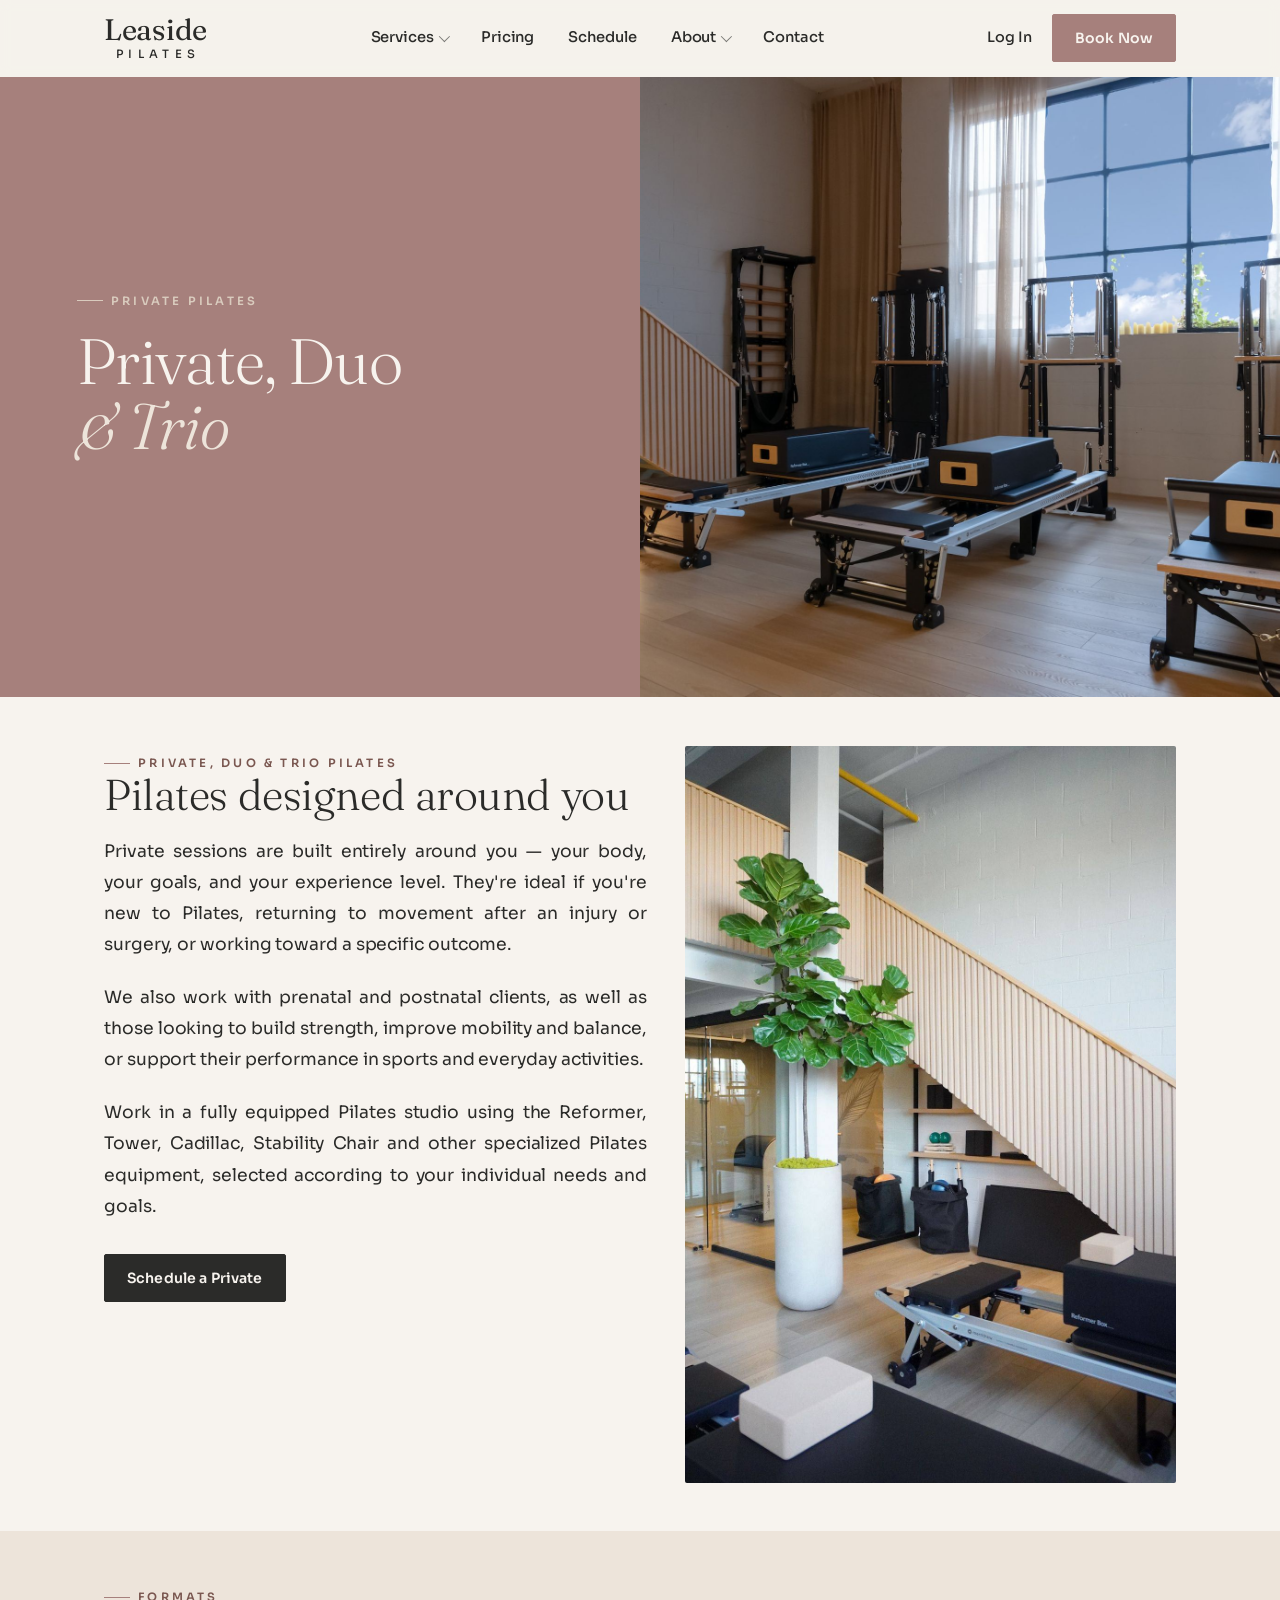
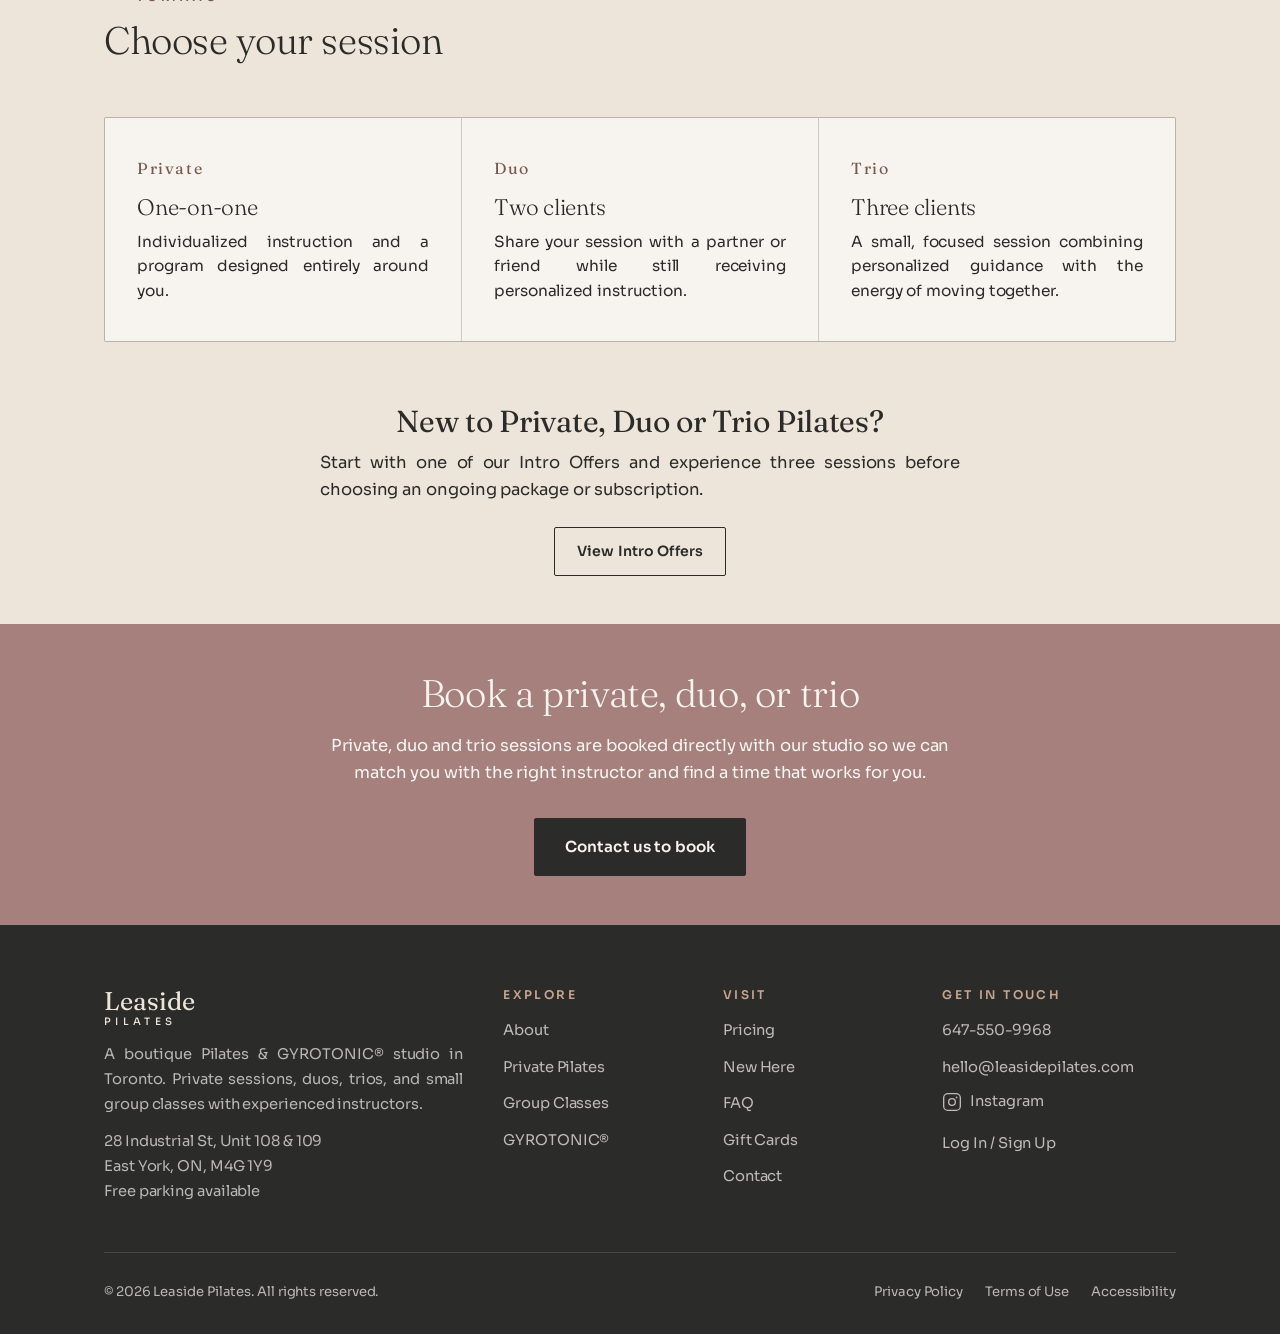
<file: private-pilates.html>
<!DOCTYPE html>
<html lang="en">
<head>
<meta charset="UTF-8">
<meta name="viewport" content="width=device-width, initial-scale=1">
<title>Private Pilates in Toronto | Leaside Pilates</title>
<meta name="description" content="Private, duo, and trio Pilates sessions in Toronto at Leaside Pilates. Individualized instruction for beginners, injury recovery, prenatal, postnatal, and sport performance.">
<link rel="canonical" href="https://www.leasidepilates.com/private-pilates.html">
<meta name="robots" content="index, follow">
<meta name="theme-color" content="#2E3A2E">
<meta property="og:type" content="website">
<meta property="og:site_name" content="Leaside Pilates">
<meta property="og:title" content="Private Pilates in Toronto | Leaside Pilates">
<meta property="og:description" content="Private, duo, and trio Pilates sessions in Toronto at Leaside Pilates. Individualized instruction for beginners, injury recovery, prenatal, postnatal, and sport performance.">
<meta property="og:url" content="https://www.leasidepilates.com/private-pilates.html">
<meta property="og:image" content="https://www.leasidepilates.com/assets/svc-private.jpg">
<meta name="twitter:image" content="https://www.leasidepilates.com/assets/svc-private.jpg">
<meta property="og:locale" content="en_CA">
<link rel="preconnect" href="https://fonts.googleapis.com">
<link rel="preconnect" href="https://fonts.gstatic.com" crossorigin>
<link href="https://fonts.googleapis.com/css2?family=Fraunces:ital,opsz,wght@0,9..144,300;0,9..144,400;0,9..144,500;1,9..144,300;1,9..144,400&family=Sora:wght@300;400;500;600&display=swap" rel="stylesheet">
<link rel="stylesheet" href="css/style.css">
</head>
<body>
<a class="skip" href="#main">Skip to content</a>
<header class="site-header">
  <div class="wrap nav">
    <a class="brand" href="index.html" aria-label="Leaside Pilates home"><span class="brand-name">Leaside</span><span class="brand-sub">Pilates</span></a>
    <nav aria-label="Primary">
      <ul class="nav-links">
        <li class="has-menu">
          <a href="private-pilates.html" aria-haspopup="true">Services <span class="caret" aria-hidden="true"></span></a>
          <ul class="submenu">
            <li><a href="private-pilates.html">Private Pilates<small>One-on-one, duo &amp; trio</small></a></li>
            <li><a href="group-classes.html">Group Classes<small>Small equipment classes</small></a></li>
            <li class="submenu-group"><span class="submenu-heading">Specialty Classes</span></li>
            <li><a href="group-classes.html#mommy-baby" class="submenu-sub">Mommy &amp; Baby</a></li>
            <li><a href="group-classes.html#prenatal" class="submenu-sub">Prenatal</a></li>
            <li><a href="group-classes.html#active-aging" class="submenu-sub">Active Aging</a></li>
            <li><a href="group-classes.html#specialty" class="submenu-sub">All specialty classes</a></li>
            <li class="submenu-divider"></li>
            <li><a href="gyrotonic.html">GYROTONIC&reg;<small>Specialized movement</small></a></li>
          </ul>
        </li>
        <li><a href="pricing.html">Pricing</a></li>
        <li><a href="schedule.html">Schedule</a></li>
        <li class="has-menu">
          <a href="about.html" aria-haspopup="true">About <span class="caret" aria-hidden="true"></span></a>
          <ul class="submenu">
            <li><a href="about.html">About the Studio<small>Our story &amp; team</small></a></li>
            <li><a href="first-visit.html">New Here<small>Your first visit</small></a></li>
          </ul>
        </li>
        <li><a href="contact.html">Contact</a></li>
      </ul>
    </nav>
    <div class="nav-cta">
      <a class="nav-login" href="https://momence.com/u/leaside-pilates-Pg0Y5y" target="_blank" rel="noopener">Log In</a>
      <a class="btn brass" href="contact.html#book">Book Now</a>
      <button class="nav-toggle" aria-label="Open menu" aria-expanded="false"><span></span><span></span><span></span></button>
    </div>
  </div>
</header>
<div class="mobile-menu">
  <a href="private-pilates.html">Private Pilates</a>
  <a href="group-classes.html">Group Classes</a>
  <a href="gyrotonic.html">GYROTONIC&reg;</a>
  <a href="pricing.html">Pricing</a>
  <a href="schedule.html">Schedule</a>
  <a href="about.html">About</a>
  <a href="first-visit.html">New Here</a>
  <a href="contact.html">Contact</a>
  <a class="nav-login" href="login.html" style="padding:14px 0;border-bottom:1px solid var(--line)">Log In / Sign Up</a>
  <a class="btn brass" href="contact.html#book">Book Now</a>
</div>
<main id="main">

<section class="split-hero">
  <div class="split-hero-copy">
    <span class="eyebrow">Private Pilates</span>
    <h1>Private, Duo<br><em>&amp; Trio</em></h1>
  </div>
  <div class="split-hero-media"><img src="assets/hero-private.jpg" alt="The private Pilates studio with reformers and Cadillac trapeze tables at Leaside Pilates" width="2000" height="1333" fetchpriority="high"></div>
</section>
<section class="section"><div class="wrap split split-natural rev">
  <div class="split-media reveal"><img src="assets/svc-private.jpg" alt="The private Pilates studio at Leaside Pilates with Cadillac trapeze table and arched detailing" loading="lazy" decoding="async"></div>
  <div class="reveal d1"><div><span class="eyebrow">Private, Duo &amp; Trio Pilates</span><h2>Pilates designed around you</h2></div>
  <div class="split-natural-body">
  <p>Private sessions are built entirely around you — your body, your goals, and your experience level. They're ideal if you're new to Pilates, returning to movement after an injury or surgery, or working toward a specific outcome.</p>
  <p>We also work with prenatal and postnatal clients, as well as those looking to build strength, improve mobility and balance, or support their performance in sports and everyday activities.</p>
  <p>Work in a fully equipped Pilates studio using the Reformer, Tower, Cadillac, Stability Chair and other specialized Pilates equipment, selected according to your individual needs and goals.</p></div>
  <a class="btn" href="contact.html#book">Schedule a Private</a></div>
</div></section>
<section class="section services"><div class="wrap">
  <div class="head reveal"><span class="eyebrow">Formats</span><h2>Choose your session</h2></div>
  <div class="diff-grid" style="background:var(--line);border-color:var(--line)">
    <div class="diff-cell reveal" style="background:var(--white);color:var(--ink)"><span class="num" style="color:var(--brass-deep)">Private</span><h3 style="color:var(--forest)">One-on-one</h3><p style="color:var(--muted)">Individualized instruction and a program designed entirely around you.</p></div>
    <div class="diff-cell reveal d1" style="background:var(--white);color:var(--ink)"><span class="num" style="color:var(--brass-deep)">Duo</span><h3 style="color:var(--forest)">Two clients</h3><p style="color:var(--muted)">Share your session with a partner or friend while still receiving personalized instruction.</p></div>
    <div class="diff-cell reveal d2" style="background:var(--white);color:var(--ink)"><span class="num" style="color:var(--brass-deep)">Trio</span><h3 style="color:var(--forest)">Three clients</h3><p style="color:var(--muted)">A small, focused session combining personalized guidance with the energy of moving together.</p></div>
  </div>
  <div class="formats-intro reveal">
    <h3>New to Private, Duo or Trio Pilates?</h3>
    <p>Start with one of our Intro Offers and experience three sessions before choosing an ongoing package or subscription.</p>
    <a class="btn ghost" href="pricing.html#intro-private">View Intro Offers</a>
  </div>
</div></section>
<section class="section cta-band"><div class="wrap"><h2>Book a private, duo, or trio</h2><p>Private, duo and trio sessions are booked directly with our studio so we can match you with the right instructor and find a time that works for you.</p><div class="hero-actions"><a class="btn lg" href="contact.html#book">Contact us to book</a></div></div></section>
</main>
<div id="site-footer"></div>
<script src="js/footer.js"></script>
<script src="js/main.js"></script>
<!-- Momence webchat -->
<script async type="module" host-id="150866" token="Dg8yGl6Dj4" position="bottom-right" src="https://momence.com/plugin/webchat/webchat.js"></script>
</body>
</html>
</file>
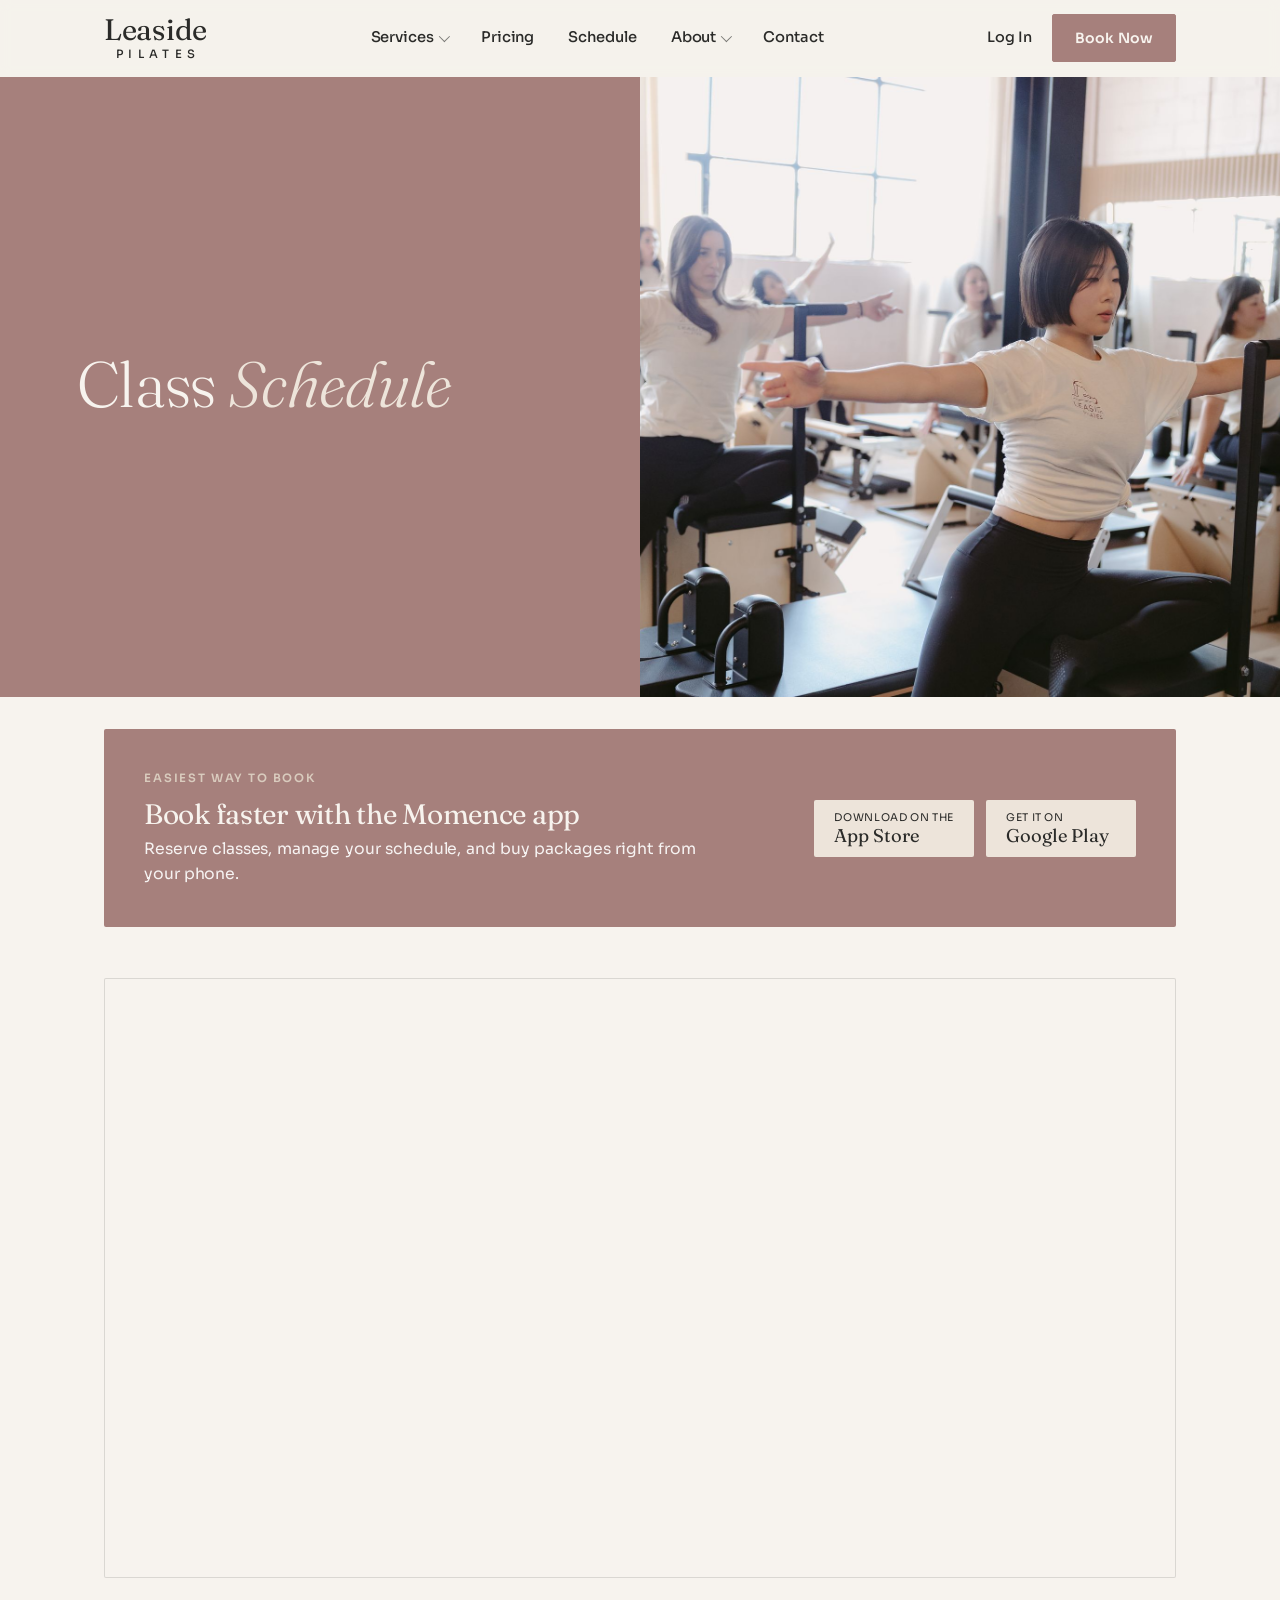
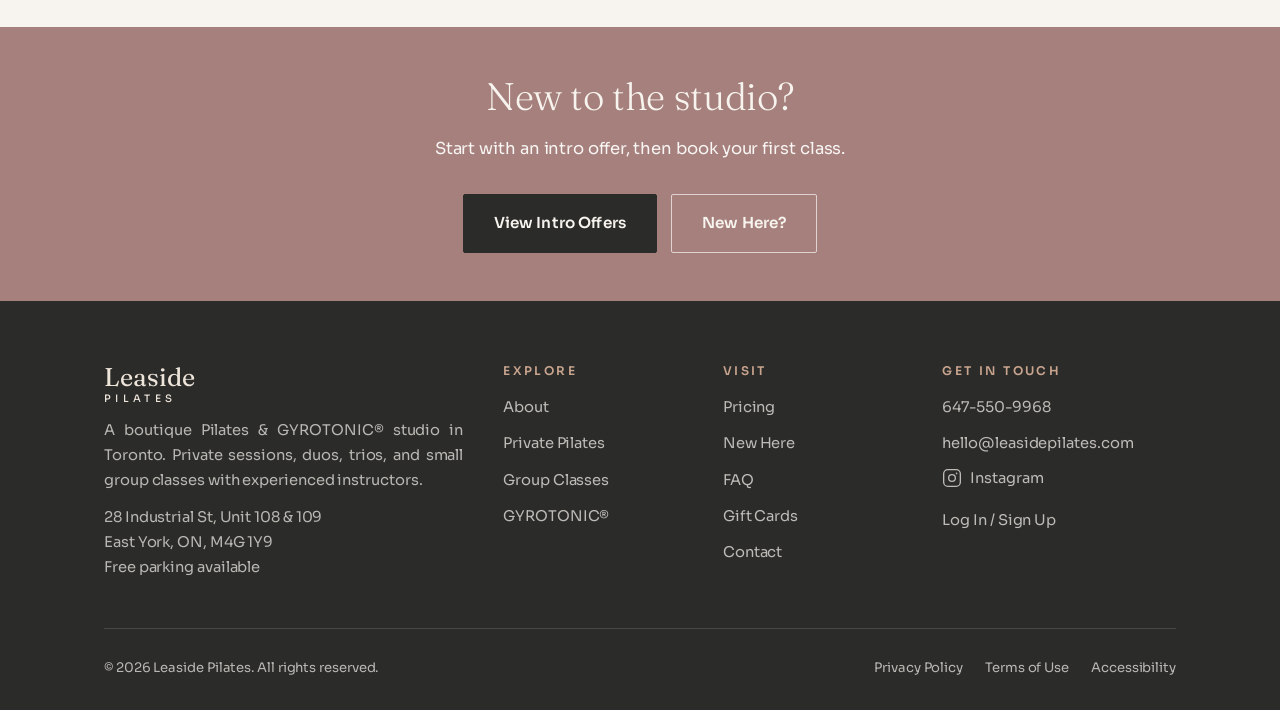
<file: schedule.html>
<!DOCTYPE html>
<html lang="en">
<head>
<meta charset="UTF-8">
<meta name="viewport" content="width=device-width, initial-scale=1">
<title>Class Schedule | Leaside Pilates Toronto</title>
<meta name="description" content="View the Leaside Pilates class schedule and book your spot. Small group Pilates classes in Toronto, booked through Momence.">
<link rel="canonical" href="https://www.leasidepilates.com/schedule.html">
<meta name="robots" content="index, follow">
<meta name="theme-color" content="#2E3A2E">
<meta property="og:type" content="website">
<meta property="og:site_name" content="Leaside Pilates">
<meta property="og:title" content="Class Schedule | Leaside Pilates">
<meta property="og:description" content="Contact Leaside Pilates in Toronto. Book Pilates classes and private sessions, log in to your Momence account, or message the studio. 28 Industrial St, East York, ON.">
<meta property="og:url" content="https://www.leasidepilates.com/schedule.html">
<meta property="og:image" content="https://www.leasidepilates.com/assets/about.jpg">
<meta name="twitter:image" content="https://www.leasidepilates.com/assets/about.jpg">
<meta property="og:locale" content="en_CA">
<link rel="preconnect" href="https://fonts.googleapis.com">
<link rel="preconnect" href="https://fonts.gstatic.com" crossorigin>
<link href="https://fonts.googleapis.com/css2?family=Fraunces:ital,opsz,wght@0,9..144,300;0,9..144,400;0,9..144,500;1,9..144,300;1,9..144,400&family=Sora:wght@300;400;500;600&display=swap" rel="stylesheet">
<link rel="stylesheet" href="css/style.css">
</head>
<body>
<a class="skip" href="#main">Skip to content</a>
<header class="site-header">
  <div class="wrap nav">
    <a class="brand" href="index.html" aria-label="Leaside Pilates home"><span class="brand-name">Leaside</span><span class="brand-sub">Pilates</span></a>
    <nav aria-label="Primary">
      <ul class="nav-links">
        <li class="has-menu">
          <a href="private-pilates.html" aria-haspopup="true">Services <span class="caret" aria-hidden="true"></span></a>
          <ul class="submenu">
            <li><a href="private-pilates.html">Private Pilates<small>One-on-one, duo &amp; trio</small></a></li>
            <li><a href="group-classes.html">Group Classes<small>Small equipment classes</small></a></li>
            <li class="submenu-group"><span class="submenu-heading">Specialty Classes</span></li>
            <li><a href="group-classes.html#mommy-baby" class="submenu-sub">Mommy &amp; Baby</a></li>
            <li><a href="group-classes.html#prenatal" class="submenu-sub">Prenatal</a></li>
            <li><a href="group-classes.html#active-aging" class="submenu-sub">Active Aging</a></li>
            <li><a href="group-classes.html#specialty" class="submenu-sub">All specialty classes</a></li>
            <li class="submenu-divider"></li>
            <li><a href="gyrotonic.html">GYROTONIC&reg;<small>Specialized movement</small></a></li>
          </ul>
        </li>
        <li><a href="pricing.html">Pricing</a></li>
        <li><a href="schedule.html">Schedule</a></li>
        <li class="has-menu">
          <a href="about.html" aria-haspopup="true">About <span class="caret" aria-hidden="true"></span></a>
          <ul class="submenu">
            <li><a href="about.html">About the Studio<small>Our story &amp; team</small></a></li>
            <li><a href="first-visit.html">New Here<small>Your first visit</small></a></li>
          </ul>
        </li>
        <li><a href="contact.html">Contact</a></li>
      </ul>
    </nav>
    <div class="nav-cta">
      <a class="nav-login" href="https://momence.com/u/leaside-pilates-Pg0Y5y" target="_blank" rel="noopener">Log In</a>
      <a class="btn brass" href="contact.html#book">Book Now</a>
      <button class="nav-toggle" aria-label="Open menu" aria-expanded="false"><span></span><span></span><span></span></button>
    </div>
  </div>
</header>
<div class="mobile-menu">
  <a href="private-pilates.html">Private Pilates</a>
  <a href="group-classes.html">Group Classes</a>
  <a href="gyrotonic.html">GYROTONIC&reg;</a>
  <a href="pricing.html">Pricing</a>
  <a href="schedule.html">Schedule</a>
  <a href="about.html">About</a>
  <a href="first-visit.html">New Here</a>
  <a href="contact.html">Contact</a>
  <a class="nav-login" href="login.html" style="padding:14px 0;border-bottom:1px solid var(--line)">Log In / Sign Up</a>
  <a class="btn brass" href="contact.html#book">Book Now</a>
</div>
<main id="main">
<section class="split-hero">
  <div class="split-hero-copy">
    <h1>Class <em>Schedule</em></h1>
  </div>
  <div class="split-hero-media"><img src="assets/hero-schedule.jpg" alt="Reformers arranged in the bright Leaside Pilates studio" width="2000" height="1333" fetchpriority="high"></div>
</section>
<section class="app-banner-section"><div class="wrap">
  <div class="app-banner reveal">
    <div class="app-banner-copy">
      <span class="si-label">Easiest way to book</span>
      <h3>Book faster with the Momence app</h3>
      <p>Reserve classes, manage your schedule, and buy packages right from your phone.</p>
    </div>
    <div class="app-links">
      <a class="app-btn" href="https://apps.apple.com/ca/app/momence/id1577856009" target="_blank" rel="noopener">
        <span class="app-btn-small">Download on the</span><span class="app-btn-big">App Store</span>
      </a>
      <a class="app-btn" href="https://play.google.com/store/apps/details?id=com.ribbon.mobileApp&amp;hl=en_CA&amp;pli=1" target="_blank" rel="noopener">
        <span class="app-btn-small">Get it on</span><span class="app-btn-big">Google Play</span>
      </a>
    </div>
  </div>
</div></section>
<section class="section" style="padding-top:clamp(32px,4vw,56px)"><div class="wrap">
  <div class="embed-wrap">
    <div id="ribbon-schedule"></div>
    <script
      async
      type="module"
      host_id="150866"
      teacher_ids="[]"
      location_ids="[]"
      tag_ids="[]"
      show_substituted_teachers="true"
      default_filter="show-all"
      locale="en"
      lock_timezone="America/Toronto"
      src="https://momence.com/plugin/host-schedule/host-schedule.js"
    ></script>
    <style>
    :root {
      --momenceColorBackground: #F7F3EE;
      --momenceColorPrimary: 166, 128, 124;
      --momenceColorBlack: 43, 43, 41;
    }
    </style>
  </div>
</div></section>
<section class="section cta-band"><div class="wrap"><h2>New to the studio?</h2><p>Start with an intro offer, then book your first class.</p><div class="hero-actions"><a class="btn lg" href="pricing.html">View Intro Offers</a><a class="btn ghost lg" href="first-visit.html">New Here?</a></div></div></section>
</main>
<div id="site-footer"></div>
<script src="js/footer.js"></script>
<script src="js/main.js"></script>
<!-- Momence webchat -->
<script async type="module" host-id="150866" token="Dg8yGl6Dj4" position="bottom-right" src="https://momence.com/plugin/webchat/webchat.js"></script>
</body>
</html>
</file>
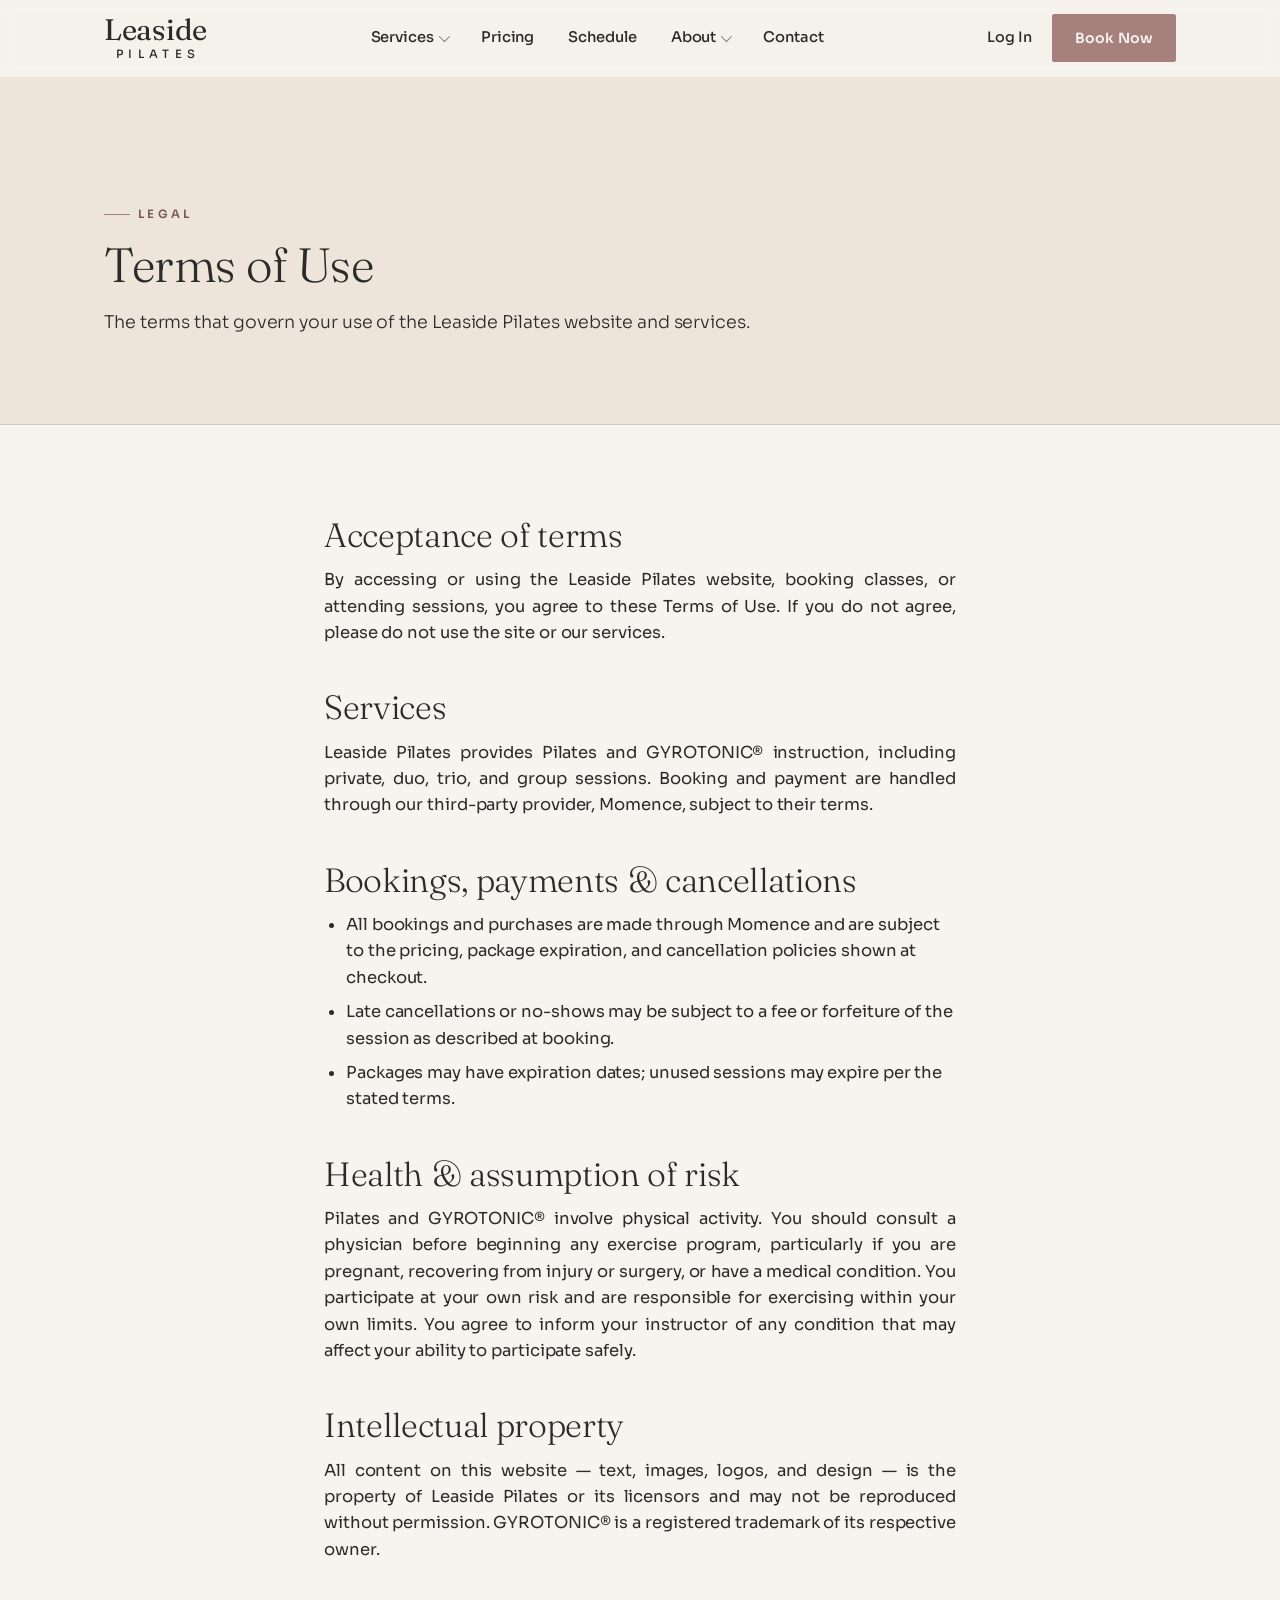
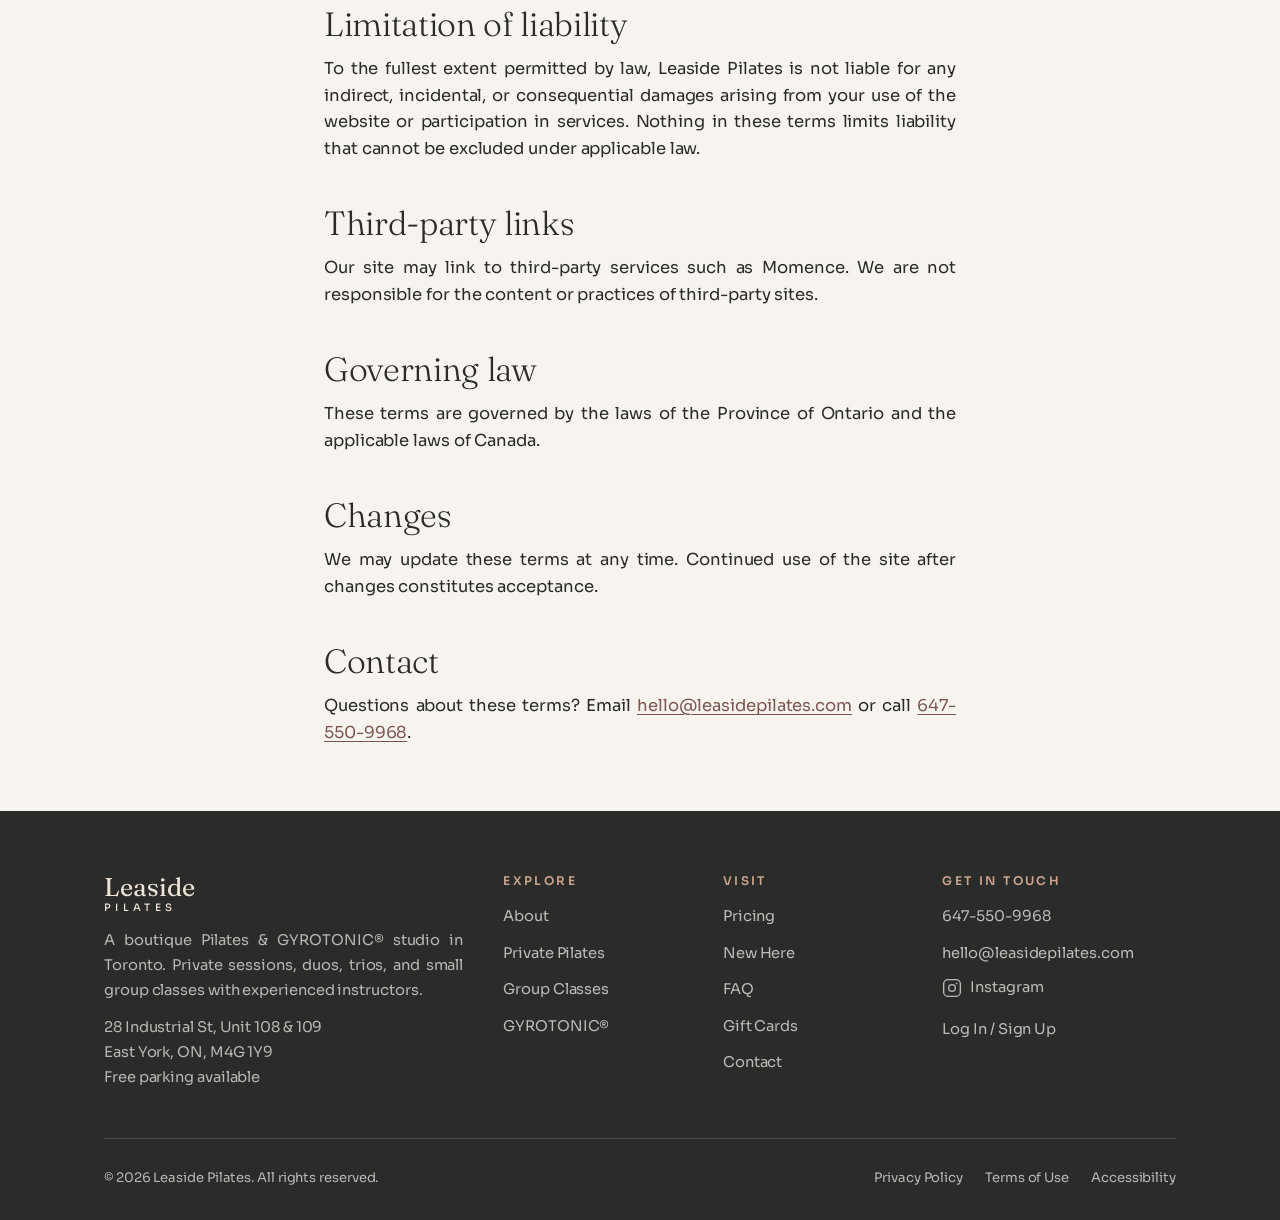
<file: terms-of-use.html>
<!DOCTYPE html>
<html lang="en">
<head>
<meta charset="UTF-8">
<meta name="viewport" content="width=device-width, initial-scale=1">
<title>Terms of Use | Leaside Pilates</title>
<meta name="description" content="Terms of Use for the Leaside Pilates website and services in Toronto, including booking, cancellation, health, and liability terms.">
<link rel="canonical" href="https://www.leasidepilates.com/terms-of-use.html">
<meta name="robots" content="index, follow">
<meta name="theme-color" content="#2E3A2E">
<meta property="og:type" content="website">
<meta property="og:site_name" content="Leaside Pilates">
<meta property="og:title" content="Terms of Use | Leaside Pilates">
<meta property="og:description" content="Terms of Use for the Leaside Pilates website and services in Toronto, including booking, cancellation, health, and liability terms.">
<meta property="og:url" content="https://www.leasidepilates.com/terms-of-use.html">
<meta property="og:image" content="https://www.leasidepilates.com/assets/hero.jpg">
<meta name="twitter:image" content="https://www.leasidepilates.com/assets/hero.jpg">
<meta property="og:locale" content="en_CA">
<link rel="preconnect" href="https://fonts.googleapis.com">
<link rel="preconnect" href="https://fonts.gstatic.com" crossorigin>
<link href="https://fonts.googleapis.com/css2?family=Fraunces:ital,opsz,wght@0,9..144,300;0,9..144,400;0,9..144,500;1,9..144,300;1,9..144,400&family=Sora:wght@300;400;500;600&display=swap" rel="stylesheet">
<link rel="stylesheet" href="css/style.css">
</head>
<body>
<a class="skip" href="#main">Skip to content</a>
<header class="site-header">
  <div class="wrap nav">
    <a class="brand" href="index.html" aria-label="Leaside Pilates home"><span class="brand-name">Leaside</span><span class="brand-sub">Pilates</span></a>
    <nav aria-label="Primary">
      <ul class="nav-links">
        <li class="has-menu">
          <a href="private-pilates.html" aria-haspopup="true">Services <span class="caret" aria-hidden="true"></span></a>
          <ul class="submenu">
            <li><a href="private-pilates.html">Private Pilates<small>One-on-one, duo &amp; trio</small></a></li>
            <li><a href="group-classes.html">Group Classes<small>Small equipment classes</small></a></li>
            <li class="submenu-group"><span class="submenu-heading">Specialty Classes</span></li>
            <li><a href="group-classes.html#mommy-baby" class="submenu-sub">Mommy &amp; Baby</a></li>
            <li><a href="group-classes.html#prenatal" class="submenu-sub">Prenatal</a></li>
            <li><a href="group-classes.html#active-aging" class="submenu-sub">Active Aging</a></li>
            <li><a href="group-classes.html#specialty" class="submenu-sub">All specialty classes</a></li>
            <li class="submenu-divider"></li>
            <li><a href="gyrotonic.html">GYROTONIC&reg;<small>Specialized movement</small></a></li>
          </ul>
        </li>
        <li><a href="pricing.html">Pricing</a></li>
        <li><a href="schedule.html">Schedule</a></li>
        <li class="has-menu">
          <a href="about.html" aria-haspopup="true">About <span class="caret" aria-hidden="true"></span></a>
          <ul class="submenu">
            <li><a href="about.html">About the Studio<small>Our story &amp; team</small></a></li>
            <li><a href="first-visit.html">New Here<small>Your first visit</small></a></li>
          </ul>
        </li>
        <li><a href="contact.html">Contact</a></li>
      </ul>
    </nav>
    <div class="nav-cta">
      <a class="nav-login" href="https://momence.com/u/leaside-pilates-Pg0Y5y" target="_blank" rel="noopener">Log In</a>
      <a class="btn brass" href="contact.html#book">Book Now</a>
      <button class="nav-toggle" aria-label="Open menu" aria-expanded="false"><span></span><span></span><span></span></button>
    </div>
  </div>
</header>
<div class="mobile-menu">
  <a href="private-pilates.html">Private Pilates</a>
  <a href="group-classes.html">Group Classes</a>
  <a href="gyrotonic.html">GYROTONIC&reg;</a>
  <a href="pricing.html">Pricing</a>
  <a href="schedule.html">Schedule</a>
  <a href="about.html">About</a>
  <a href="first-visit.html">New Here</a>
  <a href="contact.html">Contact</a>
  <a class="nav-login" href="login.html" style="padding:14px 0;border-bottom:1px solid var(--line)">Log In / Sign Up</a>
  <a class="btn brass" href="contact.html#book">Book Now</a>
</div>
<main id="main">

<section class="page-hero"><div class="wrap"><span class="eyebrow">Legal</span><h1>Terms of Use</h1><p>The terms that govern your use of the Leaside Pilates website and services.</p></div></section>
<section class="section"><div class="wrap prose">
<h2>Acceptance of terms</h2>
<p>By accessing or using the Leaside Pilates website, booking classes, or attending sessions, you agree to these Terms of Use. If you do not agree, please do not use the site or our services.</p>
<h2>Services</h2>
<p>Leaside Pilates provides Pilates and GYROTONIC® instruction, including private, duo, trio, and group sessions. Booking and payment are handled through our third-party provider, Momence, subject to their terms.</p>
<h2>Bookings, payments &amp; cancellations</h2>
<ul>
<li>All bookings and purchases are made through Momence and are subject to the pricing, package expiration, and cancellation policies shown at checkout.</li>
<li>Late cancellations or no-shows may be subject to a fee or forfeiture of the session as described at booking.</li>
<li>Packages may have expiration dates; unused sessions may expire per the stated terms.</li>
</ul>
<h2>Health &amp; assumption of risk</h2>
<p>Pilates and GYROTONIC® involve physical activity. You should consult a physician before beginning any exercise program, particularly if you are pregnant, recovering from injury or surgery, or have a medical condition. You participate at your own risk and are responsible for exercising within your own limits. You agree to inform your instructor of any condition that may affect your ability to participate safely.</p>
<h2>Intellectual property</h2>
<p>All content on this website — text, images, logos, and design — is the property of Leaside Pilates or its licensors and may not be reproduced without permission. GYROTONIC® is a registered trademark of its respective owner.</p>
<h2>Limitation of liability</h2>
<p>To the fullest extent permitted by law, Leaside Pilates is not liable for any indirect, incidental, or consequential damages arising from your use of the website or participation in services. Nothing in these terms limits liability that cannot be excluded under applicable law.</p>
<h2>Third-party links</h2>
<p>Our site may link to third-party services such as Momence. We are not responsible for the content or practices of third-party sites.</p>
<h2>Governing law</h2>
<p>These terms are governed by the laws of the Province of Ontario and the applicable laws of Canada.</p>
<h2>Changes</h2>
<p>We may update these terms at any time. Continued use of the site after changes constitutes acceptance.</p>
<h2>Contact</h2>
<p>Questions about these terms? Email <a href="mailto:hello@leasidepilates.com">hello@leasidepilates.com</a> or call <a href="tel:+16475509968">647-550-9968</a>.</p>
</div></section>
</main>
<div id="site-footer"></div>
<script src="js/footer.js"></script>
<script src="js/main.js"></script>
<!-- Momence webchat -->
<script async type="module" host-id="150866" token="Dg8yGl6Dj4" position="bottom-right" src="https://momence.com/plugin/webchat/webchat.js"></script>
</body>
</html>
</file>
<file: css/style.css>
/* ---------- Tokens ---------- */
:root{
  /* Momence widget theming — applies to all Momence embeds (schedule, booking, checkout, webchat) */
  --momenceColorPrimary: 166, 128, 124;   /* dusty mauve #A6807C */
  --momenceColorBackground: #F7F3EE;       /* off-white base */
  --momenceColorBlack: 43, 43, 41;         /* charcoal ink #2B2B29 */

  /* Leaside Pilates brand palette */
  --ivory:#EDE4DA;         /* ivory wall */
  --boucle:#D9CBBE;        /* boucle sand */
  --oak:#C8A48E;           /* blonde oak */
  --mauve:#A6807C;         /* dusty mauve — signature accent */
  --mauve-deep:#7A5750;    /* terracotta shadow */
  --sage:#B7B79A;          /* sage — secondary accent, sparing */
  --ink:#2B2B29;           /* charcoal ink */
  --base:#F7F3EE;          /* off-white base */
  --gray:#8C8577;          /* warm gray */

  /* semantic aliases used across the build */
  --plaster:#F7F3EE;
  --plaster-deep:#EDE4DA;
  --forest:#2B2B29;
  --forest-deep:#2B2B29;   /* charcoal ink (no darker tone exists in palette) */
  --olive:#8C8577;
  --brass:#A6807C;
  --brass-deep:#7A5750;
  --muted:#2B2B29;        /* charcoal ink — body copy (per brand guide) */
  --line:rgba(43,43,41,.14);
  --white:#F7F3EE;        /* off-white base (lightest brand color) */
  --mauve-wash:rgba(166,128,124,.10);  /* soft dusty-rose panel tint */
  --mauve-line:rgba(122,87,80,.22);    /* dusty-rose hairline */

  --serif:"Fraunces",Georgia,serif;
  --sans:"Sora","Inter",system-ui,-apple-system,sans-serif;

  --wrap:1200px;
  --gut:clamp(20px,5vw,64px);
  --r:2px;
  --ease:cubic-bezier(.22,.61,.36,1);
}

*{box-sizing:border-box;margin:0;padding:0}
html{scroll-behavior:smooth;-webkit-text-size-adjust:100%}
body{
  font-family:var(--sans);
  color:var(--ink);
  background:var(--plaster);
  line-height:1.6;
  font-size:16.5px;
  letter-spacing:-.005em;
  -webkit-font-smoothing:antialiased;
  overflow-x:hidden;
}
img{max-width:100%;display:block}
a{color:inherit;text-decoration:none}
h1,h2,h3,h4{font-family:var(--serif);font-weight:400;line-height:1.05;letter-spacing:-.01em}
.serif{font-family:var(--serif)}

/* ---------- Layout ---------- */
.wrap{max-width:var(--wrap);margin:0 auto;padding-inline:var(--gut)}
.section{padding-block:clamp(32px,3.8vw,60px)}
.eyebrow{
  font-family:var(--sans);
  font-size:.72rem;
  letter-spacing:.28em;
  text-transform:uppercase;
  font-weight:600;
  color:var(--brass-deep);
  display:inline-flex;align-items:center;gap:.7em;
}
.eyebrow::before{content:"";width:26px;height:1px;background:var(--brass)}

/* ---------- Header ---------- */
.site-header{
  position:sticky;top:0;z-index:60;
  background:rgba(245,242,236,.92);
  backdrop-filter:blur(6px);
  -webkit-backdrop-filter:blur(6px);
  border-bottom:1px solid transparent;
  transition:border-color .4s var(--ease),background .4s var(--ease);
  transform:translateZ(0);
  -webkit-transform:translateZ(0);
  backface-visibility:hidden;
  -webkit-backface-visibility:hidden;
}
.site-header.scrolled{border-color:var(--line)}
.nav{display:flex;align-items:center;justify-content:space-between;height:76px;gap:32px}
.brand{display:flex;flex-direction:column;align-items:center;text-align:center;line-height:1;flex-shrink:0;gap:4px}
.brand-name{font-family:var(--serif);font-size:1.85rem;font-weight:400;letter-spacing:-.01em;color:var(--ink)}
.brand-sub{font-family:var(--sans);font-size:.72rem;font-weight:500;letter-spacing:.46em;text-transform:uppercase;color:var(--ink);padding-left:.46em}
.nav-links{display:flex;align-items:center;gap:34px;list-style:none;margin:0 auto}
.nav-links>li{position:relative}
.nav-links a{font-size:.92rem;font-weight:500;color:var(--ink);position:relative;padding:6px 0;white-space:nowrap;display:inline-flex;align-items:center;gap:5px}
.nav-links a::after{content:"";position:absolute;left:0;bottom:0;width:0;height:1.5px;background:var(--mauve);transition:width .3s var(--ease)}
.nav-links a:hover::after,.nav-links a.active::after{width:100%}
/* dropdown */
.has-menu>a .caret{width:8px;height:8px;border-right:1.5px solid currentColor;border-bottom:1.5px solid currentColor;transform:rotate(45deg) translateY(-2px);transition:transform .3s var(--ease);opacity:.6}
.has-menu:hover>a .caret{transform:rotate(225deg) translateY(2px)}
.submenu{position:absolute;top:calc(100% + 14px);left:50%;transform:translateX(-50%) translateY(6px);min-width:220px;background:var(--white);border:1px solid var(--line);border-radius:var(--r);padding:8px;box-shadow:0 18px 44px rgba(43,43,41,.12);opacity:0;visibility:hidden;transition:.28s var(--ease);list-style:none}
.submenu::before{content:"";position:absolute;top:-14px;left:0;right:0;height:14px}
.has-menu:hover .submenu,.has-menu:focus-within .submenu{opacity:1;visibility:visible;transform:translateX(-50%) translateY(0)}
.submenu a{display:block;padding:11px 14px;border-radius:var(--r);font-size:.9rem;font-weight:500;color:var(--ink);transition:background .2s var(--ease)}
.submenu a::after{display:none}
.submenu a:hover{background:var(--plaster-deep);color:var(--mauve-deep)}
.submenu a small{display:block;font-size:.74rem;font-weight:400;color:var(--muted);margin-top:2px}
.submenu-heading{display:block;padding:10px 14px 4px;font-family:var(--sans);font-size:.66rem;font-weight:600;letter-spacing:.16em;text-transform:uppercase;color:var(--mauve-deep)}
.submenu a.submenu-sub{padding:8px 14px 8px 22px;font-size:.86rem;font-weight:500;color:var(--muted)}
.submenu a.submenu-sub:hover{color:var(--mauve-deep);background:var(--plaster-deep)}
.submenu-divider{height:1px;background:var(--line);margin:8px 10px}
.nav-cta{display:flex;align-items:center;gap:20px;flex-shrink:0}
.nav-login{font-size:.9rem;font-weight:500;color:var(--ink);white-space:nowrap;position:relative}
.nav-login::after{content:"";position:absolute;left:0;bottom:-3px;width:0;height:1.5px;background:var(--mauve);transition:width .3s var(--ease)}
.nav-login:hover::after{width:100%}
.btn{
  font-family:var(--sans);font-weight:600;font-size:.88rem;
  padding:12px 22px;border-radius:var(--r);border:1px solid var(--forest);
  background:var(--forest);color:var(--plaster);
  cursor:pointer;transition:.3s var(--ease);letter-spacing:.01em;
  display:inline-flex;align-items:center;gap:8px;white-space:nowrap;
}
.btn:hover{background:var(--forest-deep);transform:translateY(-1px)}
.btn.ghost{background:transparent;color:var(--forest)}
.btn.ghost:hover{background:var(--forest);color:var(--plaster)}
.btn.brass{background:var(--brass);border-color:var(--brass);color:var(--white)}
.btn.brass:hover{background:var(--brass-deep);border-color:var(--brass-deep)}
.btn.lg{padding:16px 30px;font-size:.95rem}
.nav-toggle{display:none;background:none;border:none;cursor:pointer;flex-direction:column;gap:5px;padding:6px}
.nav-toggle span{width:24px;height:2px;background:var(--forest);transition:.3s}

/* ---------- Hero ---------- */
.hero{position:relative;min-height:min(88vh,760px);display:flex;align-items:flex-end;overflow:hidden;background:var(--boucle)}
.hero-media{position:absolute;inset:0}
.hero-media img,.hero-media video{width:100%;height:100%;object-fit:cover;opacity:1}
.hero-video{position:absolute;inset:0;z-index:0}
.hero-fallback{position:absolute;inset:0;z-index:0}
.hero-media.video-ready .hero-fallback{opacity:0}
.hero-media::after{content:"";position:absolute;inset:0;background:linear-gradient(180deg,rgba(43,43,41,.34) 0%,rgba(43,43,41,.30) 45%,rgba(43,43,41,.70) 100%)}
.hero-media::before{content:"";position:absolute;inset:0;z-index:1;background:linear-gradient(90deg,rgba(43,43,41,.42) 0%,rgba(43,43,41,.20) 45%,rgba(43,43,41,0) 75%)}
.hero-inner{position:relative;z-index:2;padding-bottom:clamp(48px,7vw,88px);color:var(--white);max-width:760px}
.hero h1{font-size:clamp(2.3rem,5vw,3.6rem);color:var(--white);margin:18px 0 22px;font-weight:300;text-shadow:0 1px 24px rgba(43,43,41,.35)}
.hero h1 em{font-style:italic;color:var(--ivory)}
.hero p{font-size:clamp(1.05rem,2vw,1.25rem);max-width:52ch;color:rgba(252,250,246,.95);margin-bottom:32px;font-weight:300;text-shadow:0 1px 16px rgba(43,43,41,.35)}
.hero .eyebrow{color:var(--ivory)}
.hero .eyebrow::before{background:var(--ivory)}
.hero-actions{display:flex;gap:14px;flex-wrap:wrap}
.hero .btn.ghost{color:var(--white);border-color:rgba(252,250,246,.7);backdrop-filter:blur(2px)}
.hero .btn.ghost:hover{background:var(--white);color:var(--mauve-deep);border-color:var(--white)}
/* center the homepage hero, matching interior pages */
.hero{justify-content:center;text-align:center}
.hero-inner{margin-inline:auto}
.hero .eyebrow{justify-content:center}
.hero p{margin-inline:auto}
.hero-actions{justify-content:center}

/* trust strip */
.trust{background:var(--mauve);color:var(--white);padding-block:20px}
.trust .wrap{display:flex;flex-wrap:wrap;gap:14px 40px;align-items:center;justify-content:center;font-size:.82rem;letter-spacing:.08em;text-transform:uppercase;color:rgba(255,255,255,.9)}
.trust span{display:inline-flex;align-items:center;gap:10px}
.trust span::before{content:"";width:5px;height:5px;border-radius:50%;background:var(--ivory)}

/* ---------- Section heads ---------- */
.head{max-width:640px;margin-bottom:56px}
.head.center{margin-inline:auto;text-align:center}
.head h2{font-size:clamp(1.7rem,3vw,2.4rem);margin:14px 0 16px;font-weight:300}
.head p{color:var(--muted);font-size:1.08rem}

/* ---------- Intro / mission ---------- */
.mission{background:var(--white)}
.mission-grid{display:grid;grid-template-columns:1.25fr .75fr;gap:clamp(32px,6vw,80px);align-items:center}
.mission-copy h2{font-size:clamp(1.7rem,3vw,2.4rem);font-weight:300;margin:16px 0 22px}
.mission-copy p{color:var(--muted);margin-bottom:18px;font-size:1.05rem}
.mission-figure{position:relative;max-width:400px;margin-left:auto}
.mission-figure img{width:100%;aspect-ratio:4/4.3;max-height:500px;object-fit:cover;border-radius:var(--r)}
.mission-figure .stat{position:absolute;bottom:-24px;left:-24px;background:var(--mauve);color:var(--white);padding:22px 26px;border-radius:var(--r);max-width:210px}
.mission-figure .stat b{font-family:var(--serif);font-size:2.2rem;display:block;line-height:1;color:var(--oak)}
.mission-figure .stat small{font-size:.8rem;letter-spacing:.04em;color:rgba(255,255,255,.9)}

/* welcome (movement that meets you) */
.welcome{background:var(--white)}
.welcome-grid{display:grid;grid-template-columns:1fr 1fr;gap:clamp(32px,6vw,80px);align-items:start}
.welcome-head h2{font-size:clamp(2rem,4.4vw,3.2rem);font-weight:300;line-height:1.05;margin-top:14px}
.welcome-head h2 em{font-style:italic;color:var(--mauve-deep)}
.welcome-lead{color:var(--muted);font-size:1.08rem;line-height:1.7;margin-top:24px;max-width:46ch}
.welcome-features{display:flex;flex-direction:column;gap:26px}
.welcome-feature{display:flex;gap:20px;align-items:flex-start;padding-bottom:26px;border-bottom:1px solid var(--line)}
.welcome-feature:last-of-type{border-bottom:none;padding-bottom:0}
.wf-num{font-family:var(--serif);font-size:1.05rem;color:var(--mauve);flex-shrink:0;padding-top:2px;letter-spacing:.04em}
.welcome-feature h3{font-family:var(--serif);font-size:1.2rem;font-weight:400;margin-bottom:6px;color:var(--ink)}
.welcome-feature p{color:var(--muted);font-size:.98rem;line-height:1.6}
.welcome-link{align-self:flex-start;color:var(--mauve-deep);font-weight:500;display:inline-flex;gap:8px;align-items:center}

/* ways to move — ruled 3-column index, no photos */
.ways-head{max-width:900px;margin-bottom:clamp(36px,5vw,56px)}
.ways-head h2{font-size:clamp(2rem,4.6vw,3.3rem);font-weight:300;line-height:1.04;margin-top:14px}
.ways-head h2 em{font-style:italic;color:var(--mauve-deep)}
.ways-grid{display:grid;grid-template-columns:repeat(3,1fr);gap:clamp(16px,2vw,24px)}
.ways-col{padding:clamp(28px,3vw,40px) clamp(24px,3vw,36px);border:none;border-radius:var(--r);display:flex;flex-direction:column}
.ways-col:nth-child(1){background:var(--mauve-wash)}
.ways-col:nth-child(2){background:var(--boucle)}
.ways-col:nth-child(3){background:rgba(183,183,154,.16)}
.ways-num{font-family:var(--serif);color:var(--muted);font-size:1rem;letter-spacing:.06em}
.ways-col h3{font-family:var(--serif);font-size:clamp(1.5rem,2.4vw,1.9rem);font-weight:400;margin:22px 0 16px;min-height:2.4em}
.ways-col > p{color:var(--muted);margin-bottom:26px;line-height:1.6;min-height:7.5em}
.ways-list{list-style:none;margin:0 0 26px;padding:0}
.ways-list li{padding:14px 0;border-top:1px solid rgba(43,43,41,.12);color:var(--ink);font-size:.98rem;min-height:3.4em;display:flex;align-items:center}
.ways-list li:last-child{border-bottom:1px solid rgba(43,43,41,.12)}
.ways-link{display:inline-flex;align-items:center;gap:8px;color:var(--mauve-deep);font-weight:600;text-decoration:none;margin-top:auto}
.ways-link:hover{opacity:.7}
.ways-num{color:var(--mauve)}

/* closing photo under the intro offer strip */
.offer-strip-photo{margin:0}
.offer-strip-photo img{width:100%;height:clamp(280px,42vw,560px);object-fit:cover;object-position:center 40%;display:block}

/* ---------- Services (signature ruled index) ---------- */
.services{background:var(--plaster-deep)}
.svc-feature{margin:0 0 24px;border-radius:var(--r);overflow:hidden;max-height:480px}
.svc-feature img{width:100%;height:100%;max-height:480px;object-fit:cover;object-position:center 62%}
.svc-cards{display:grid;grid-template-columns:repeat(3,1fr);gap:24px}
.svc-card{display:flex;flex-direction:column;background:var(--white);border:1px solid var(--line);border-radius:var(--r);overflow:hidden;transition:.4s var(--ease)}
.svc-card:hover{transform:translateY(-6px);box-shadow:0 22px 50px rgba(43,43,41,.12)}
.svc-card-media{aspect-ratio:4/3.6;overflow:hidden;position:relative}
.soon-badge{position:absolute;top:14px;left:14px;background:rgba(43,43,41,.82);color:var(--white);font-family:var(--sans);font-size:.68rem;font-weight:600;letter-spacing:.14em;text-transform:uppercase;padding:6px 12px;border-radius:100px;backdrop-filter:blur(4px)}
.soon-cta{margin-top:auto;display:flex;flex-direction:column;gap:14px;align-items:flex-start}
.btn-soon{display:inline-flex;align-items:center;gap:8px;background:none;color:var(--mauve-deep);font-family:var(--sans);font-size:.72rem;font-weight:600;letter-spacing:.16em;text-transform:uppercase;padding:0;border:none}
.btn-soon::before{content:"";width:6px;height:6px;border-radius:50%;background:var(--mauve)}
.specialty-grid .btn-row{display:flex;flex-wrap:wrap;gap:10px;margin-top:auto}
.specialty-grid .btn-row .btn{font-size:.82rem;padding:10px 16px}
.svc-card-media img{width:100%;height:100%;object-fit:cover;transition:transform .6s var(--ease)}
.svc-card:hover .svc-card-media img{transform:scale(1.04)}
.svc-card-body{padding:28px 26px 30px;display:flex;flex-direction:column;flex:1}
.svc-card-kicker{font-family:var(--sans);font-size:.72rem;letter-spacing:.2em;text-transform:uppercase;font-weight:600;color:var(--mauve-deep);margin-bottom:10px}
.svc-card-body h3{font-family:var(--serif);font-size:1.6rem;font-weight:400;margin-bottom:12px;color:var(--ink)}
.svc-card-body p{font-family:var(--sans);color:var(--muted);font-size:.96rem;margin-bottom:22px;flex:1}
.svc-card-link{font-family:var(--sans);font-weight:600;font-size:.9rem;color:var(--mauve);display:inline-flex;align-items:center;gap:8px;transition:gap .3s var(--ease)}
.svc-card:hover .svc-card-link{gap:14px;color:var(--mauve-deep)}
.svc-list{border-top:1px solid var(--line)}
.svc-item{
  display:grid;grid-template-columns:64px 1fr auto;gap:28px;align-items:center;
  padding:34px 0;border-bottom:1px solid var(--line);
  transition:.4s var(--ease);
}
.svc-item .idx{font-family:var(--serif);font-size:1.05rem;color:var(--brass-deep)}
.svc-item h3{font-size:clamp(1.4rem,3vw,2rem);font-weight:300;transition:.4s var(--ease)}
.svc-item p{color:var(--muted);margin-top:6px;max-width:56ch;font-size:.98rem}
.svc-item .arrow{font-size:1.3rem;color:var(--forest);opacity:0;transform:translateX(-8px);transition:.4s var(--ease)}
.svc-item:hover{padding-left:14px}
.svc-item:hover h3{color:var(--brass-deep)}
.svc-item:hover .arrow{opacity:1;transform:translateX(0)}

/* ---------- Differentiators ---------- */
.diff{background:var(--mauve-deep);color:var(--base)}
.diff .head h2{color:var(--base)}
.diff .head p{color:rgba(247,243,238,.82)}
.diff-grid{display:grid;grid-template-columns:repeat(3,1fr);gap:1px;background:rgba(247,243,238,.16);border:1px solid rgba(247,243,238,.16);border-radius:var(--r);overflow:hidden}
.formats-intro{text-align:center;max-width:640px;margin:clamp(40px,5vw,64px) auto 0}
.formats-intro h3{font-family:var(--serif);font-size:clamp(1.4rem,2.4vw,1.9rem);font-weight:400;margin-bottom:12px;color:var(--ink)}
.formats-intro p{color:var(--muted);margin-bottom:24px}
.diff-cell{background:var(--mauve-deep);padding:38px 32px;transition:.4s var(--ease)}
.diff-cell:hover{background:var(--mauve)}
.diff-cell .num{font-family:var(--serif);color:var(--oak);font-size:1rem;letter-spacing:.1em}
.diff-cell h3{font-size:1.4rem;font-weight:300;margin:14px 0 10px;color:var(--base)}
.diff-cell p{color:rgba(247,243,238,.82);font-size:.96rem}

/* ---------- Testimonials ---------- */
.testi{background:var(--white);overflow:hidden}
.testi-slider{position:relative;display:flex;align-items:center;gap:16px;max-width:760px;margin:0 auto}
.testi-viewport{position:relative;overflow:hidden;flex:1 1 auto;border-radius:var(--r)}
.testi-track{display:flex;width:100%}
.testi-card{
  flex:0 0 100%;box-sizing:border-box;background:var(--plaster);
  border:1px solid var(--line);border-radius:var(--r);padding:40px 38px;
  min-height:300px;display:flex;flex-direction:column;justify-content:center;
}
.testi-arrow{
  flex:0 0 auto;width:48px;height:48px;border-radius:50%;
  border:1px solid var(--line);background:var(--white);color:var(--forest);
  font-size:1.2rem;line-height:1;cursor:pointer;display:grid;place-items:center;
  transition:background .2s ease,color .2s ease,border-color .2s ease;
}
.testi-arrow:hover{background:var(--brass);color:var(--white);border-color:var(--brass)}
.testi-arrow:focus-visible{outline:2px solid var(--brass);outline-offset:3px}
.testi-dots{display:flex;justify-content:center;gap:9px;margin-top:26px;flex-wrap:wrap}
.testi-dots button{
  width:9px;height:9px;padding:0;border-radius:50%;cursor:pointer;
  border:1px solid var(--brass);background:transparent;transition:background .2s ease,transform .2s ease;
}
.testi-dots button[aria-selected="true"]{background:var(--brass);transform:scale(1.25)}
.testi-dots button:focus-visible{outline:2px solid var(--brass);outline-offset:2px}
@media (max-width:640px){
  .testi-slider{gap:8px}
  .testi-arrow{width:40px;height:40px}
  .testi-card{padding:30px 24px;min-height:340px}
}
.testi-card .stars{color:var(--brass);letter-spacing:3px;font-size:.95rem}
.testi-card blockquote{font-family:var(--serif);font-size:1.28rem;font-weight:300;line-height:1.35;margin:18px 0 24px;color:var(--forest)}
.testi-card cite{font-style:normal;font-weight:600;font-size:.92rem}
.testi-card cite small{display:block;color:var(--muted);font-weight:400;font-size:.82rem;margin-top:2px}

/* ---------- Pricing ---------- */
.pricing{background:var(--plaster-deep)}
/* tighten pricing header rhythm */
.pricing{padding-top:clamp(48px,6vw,72px)}
.pricing .intro-banner{margin-top:0}
/* new-here guiding steps */
.guide{background:var(--ivory)}
.guide-steps{display:grid;grid-template-columns:repeat(3,1fr);gap:24px;margin-bottom:40px;align-items:stretch}
.guide-step{background:var(--white);border:1px solid var(--line);border-radius:var(--r);padding:34px 30px;display:flex;flex-direction:column}
.guide-step h3{font-family:var(--serif);font-size:1.35rem;font-weight:400;color:var(--ink);margin-bottom:10px}
.guide-step p{color:var(--muted);font-size:.94rem;margin-bottom:12px}
.guide-step p:last-child{margin-bottom:0}
.guide-step p strong{color:var(--ink);font-weight:600}
.guide-step a{color:var(--mauve-deep);text-decoration:underline;text-underline-offset:2px}
.guide-num{display:grid;place-items:center;width:44px;height:44px;border-radius:50%;background:var(--mauve);color:var(--white);font-family:var(--serif);font-size:1.3rem;margin-bottom:18px;flex-shrink:0}
.guide-step h3{font-family:var(--serif);font-size:1.4rem;font-weight:400;margin-bottom:10px;color:var(--ink)}
.guide-step p{color:var(--muted);font-size:.96rem;margin-bottom:16px}
.guide-step .text-link{font-family:var(--sans);font-weight:600;font-size:.9rem;color:var(--mauve);display:inline-flex;gap:8px;align-items:center;transition:gap .3s var(--ease)}
.guide-step .text-link:hover{gap:13px;color:var(--mauve-deep)}
@media(max-width:760px){.guide-steps{grid-template-columns:1fr}}
.guide-steps--2{grid-template-columns:1fr 1fr;align-items:start}
@media(max-width:760px){.guide-steps--2{grid-template-columns:1fr}}
.guide-list{margin:8px 0 24px;display:flex;flex-direction:column;gap:16px}
.guide-list > div{border-top:1px solid var(--line);padding-top:16px}
.guide-list strong{display:block;font-family:var(--serif);font-weight:400;font-size:1.1rem;color:var(--ink);margin-bottom:4px}
.guide-list p{margin:0;font-size:.94rem}
.guide-step .btn-row{display:flex;flex-wrap:wrap;gap:12px;margin-top:auto}
.guide-step .btn{text-decoration:none;margin-top:auto}
.guide-step .btn-row .btn{margin-top:0}
.guide-step .guide-list a{margin-top:0}

/* private pilates gallery */
.pp-gallery{display:grid;grid-template-columns:2fr 1fr 1fr;gap:16px;grid-auto-rows:340px}
.pp-gallery figure{margin:0;overflow:hidden;border-radius:var(--r)}
.pp-gallery img{width:100%;height:100%;object-fit:cover;transition:transform .8s var(--ease)}
.pp-gallery figure:hover img{transform:scale(1.03)}
@media(max-width:760px){.pp-gallery{grid-template-columns:1fr 1fr;grid-auto-rows:240px}.pp-gallery figure:first-child{grid-column:1 / -1}}

/* full rate tables */
.rate-blocks{display:flex;flex-direction:column;gap:20px;margin-top:48px}
.rate-block{background:var(--white);border:1px solid var(--line);border-radius:var(--r);padding:clamp(28px,4vw,44px)}
.rate-head{max-width:680px;margin-bottom:26px}
.rate-kicker{font-family:var(--sans);font-size:.72rem;letter-spacing:.2em;text-transform:uppercase;font-weight:600;color:var(--mauve-deep)}
.rate-head h3{font-family:var(--serif);font-size:clamp(1.5rem,3vw,2.1rem);font-weight:400;margin:10px 0 12px;color:var(--ink)}
.rate-head p{color:var(--muted);font-size:.98rem}
.rate-head strong{color:var(--ink);font-weight:600}
.rate-table{border-top:1px solid var(--line)}
.rate-row{display:grid;grid-template-columns:1fr auto auto;align-items:center;gap:20px;padding:16px 0;border-bottom:1px solid var(--line)}
.rate-label{font-size:1rem;color:var(--ink)}
.rate-price{font-family:var(--serif);font-size:1.35rem;color:var(--mauve-deep);text-align:right;min-width:90px}
.rate-row .btn{padding:10px 20px;font-size:.82rem}
.rate-save{display:inline-block;font-family:var(--sans);font-size:.66rem;font-weight:600;letter-spacing:.06em;text-transform:uppercase;color:var(--white);background:var(--sage);padding:3px 8px;border-radius:var(--r);margin-left:8px;vertical-align:middle}
.rate-notes{list-style:none;padding:0;margin:22px 0 0;display:flex;flex-direction:column;gap:7px}
.rate-notes li{font-size:.85rem;color:var(--muted);position:relative}
.intro-banner{text-align:center;max-width:680px;margin:0 auto 48px;padding:32px 28px;background:var(--mauve);color:var(--white);border-radius:var(--r)}
.intro-banner .eyebrow{color:var(--ivory)}
.intro-banner .eyebrow::before{background:var(--ivory)}
.intro-banner h2{font-size:clamp(1.6rem,3vw,2.3rem);font-weight:300;color:var(--white);margin:14px 0 12px}
.intro-banner p{color:rgba(255,255,255,.92);font-size:1rem}
.price-grid{display:grid;grid-template-columns:repeat(3,1fr);gap:24px}
.price-card{background:var(--white);border:1px solid var(--line);border-radius:var(--r);padding:38px 32px;display:flex;flex-direction:column;transition:.4s var(--ease)}
.price-card:hover{transform:translateY(-4px);box-shadow:0 18px 40px rgba(28,30,26,.08)}
.price-card.feature{background:var(--forest);color:var(--plaster);border-color:var(--forest)}
.price-card .tag{font-size:.72rem;letter-spacing:.2em;text-transform:uppercase;font-weight:600;color:var(--brass-deep)}
.price-card.feature .tag{color:var(--oak)}
.price-card h3{font-size:1.55rem;font-weight:300;margin:8px 0 4px}
.price-card .price{font-family:var(--serif);font-size:2.6rem;margin:10px 0 2px}
.price-card .per{font-size:.85rem;color:var(--muted)}
.price-card.feature .per{color:rgba(245,242,236,.7)}
.price-card ul{list-style:none;margin:24px 0 28px;display:flex;flex-direction:column;gap:11px}
.price-card li{font-size:.94rem;padding-left:26px;position:relative;color:var(--muted)}
.price-card.feature li{color:rgba(245,242,236,.85)}
.price-card li::before{content:"";position:absolute;left:0;top:8px;width:12px;height:7px;border-left:2px solid var(--brass);border-bottom:2px solid var(--brass);transform:rotate(-45deg)}
.price-card .btn{margin-top:auto;justify-content:center}
.price-note{text-align:center;margin-top:32px;color:var(--muted);font-size:.9rem}

/* ---------- CTA band ---------- */
.cta-band{background:var(--mauve);color:var(--white);text-align:center}
.cta-band h2{font-size:clamp(1.7rem,3vw,2.4rem);font-weight:300;color:var(--white);margin-bottom:20px}
.cta-band p{max-width:52ch;margin:0 auto 32px;color:rgba(255,255,255,.92)}
.cta-band .btn{background:var(--ink);border-color:var(--ink)}
.cta-band .btn:hover{background:var(--mauve-deep)}
.cta-band .btn.ghost{background:transparent;border-color:rgba(255,255,255,.65);color:var(--white)}
.cta-band .btn.ghost:hover{background:var(--white);color:var(--mauve-deep)}
.cta-band .hero-actions{justify-content:center}

/* ---------- Footer ---------- */
.site-footer{background:var(--ink);color:rgba(247,243,238,.70);padding-block:64px 32px}
/* footer newsletter */
.foot-newsletter{display:grid;grid-template-columns:1fr 1fr;gap:40px;align-items:center;padding-bottom:48px;margin-bottom:12px;border-bottom:1px solid rgba(247,243,238,.14)}
.foot-news-copy h3{font-family:var(--serif);font-size:1.6rem;font-weight:400;color:var(--ivory);margin-bottom:8px}
.foot-news-copy p{color:rgba(247,243,238,.72);font-size:.95rem}
.news-placeholder{display:flex;gap:10px;flex-wrap:wrap}
.news-placeholder input{flex:1;min-width:200px;background:rgba(247,243,238,.08);border:1px solid rgba(247,243,238,.22);border-radius:var(--r);padding:13px 16px;color:var(--ivory)}
.news-placeholder input::placeholder{color:rgba(247,243,238,.5)}
.news-note{margin-top:10px;font-size:.78rem;color:rgba(247,243,238,.5)}
@media(max-width:760px){.foot-newsletter{grid-template-columns:1fr;gap:22px}}
.foot-grid{display:grid;grid-template-columns:2fr 1fr 1fr 1.3fr;gap:40px;padding-bottom:48px;border-bottom:1px solid rgba(245,242,236,.14)}
.foot-brand{display:flex;flex-direction:column;align-items:flex-start;line-height:1;margin-bottom:14px;gap:3px}
.foot-brand-name{font-family:var(--serif);font-size:1.6rem;color:var(--ivory);font-weight:400}
.foot-brand-sub{font-family:var(--sans);font-size:.64rem;letter-spacing:.42em;text-transform:uppercase;color:var(--ivory);font-weight:500}
.foot-grid p{font-size:.92rem;line-height:1.7}
.foot-col h4{font-family:var(--sans);font-size:.75rem;letter-spacing:.2em;text-transform:uppercase;color:var(--oak);margin-bottom:16px;font-weight:600}
.foot-col ul{list-style:none;display:flex;flex-direction:column;gap:10px}
.foot-col a{font-size:.92rem;color:rgba(247,243,238,.72);transition:.3s}
.foot-col a:hover{color:var(--ivory)}
.foot-bottom{display:flex;flex-wrap:wrap;gap:14px;justify-content:space-between;align-items:center;padding-top:28px;font-size:.82rem}
.foot-bottom .legal{display:flex;gap:22px;flex-wrap:wrap}

/* ---------- Reveal animation (breath) ---------- */
.reveal{opacity:0;transform:translate3d(0,26px,0);transition:opacity .9s var(--ease),transform .9s var(--ease)}
.reveal.in{opacity:1;transform:none}
.reveal.d1{transition-delay:.08s}.reveal.d2{transition-delay:.16s}.reveal.d3{transition-delay:.24s}

/* ---------- Page hero (interior) ---------- */
.page-hero{background:var(--ivory);color:var(--ink);padding-block:clamp(60px,10vw,120px) clamp(48px,7vw,88px);border-bottom:1px solid var(--line)}
.page-hero--tight{padding-block:clamp(56px,7vw,88px) clamp(32px,4vw,48px)}
.page-hero .eyebrow{color:var(--mauve-deep)}
.page-hero h1{font-size:clamp(2rem,4vw,3rem);font-weight:300;color:var(--ink);margin:16px 0 18px}
.page-hero p{max-width:56ch;color:var(--muted);font-size:1.1rem;font-weight:300}

/* prose */
.prose{max-width:760px;margin-inline:auto}
.prose h2{font-size:clamp(1.5rem,3vw,2.1rem);font-weight:300;margin:44px 0 14px}
.prose h3{font-size:1.2rem;font-weight:500;font-family:var(--sans);margin:28px 0 8px}
.prose p{color:var(--muted);margin-bottom:16px}
.prose ul{margin:0 0 18px 22px;color:var(--muted)}
.prose li{margin-bottom:8px}
.prose a{color:var(--brass-deep);text-decoration:underline;text-underline-offset:3px}
.prose .updated{font-size:.85rem;color:var(--muted);letter-spacing:.04em}

/* two-col content */
.split{display:grid;grid-template-columns:1fr 1fr;gap:clamp(32px,6vw,72px);align-items:stretch}
.split > div:not(.split-media){display:flex;flex-direction:column;justify-content:center}
.split-media{position:relative;min-height:340px}
.split img{position:absolute;inset:0;width:100%;height:100%;max-height:none;object-fit:cover;border-radius:var(--r)}
.split h2{font-size:clamp(1.6rem,3vw,2.3rem);font-weight:300;margin-bottom:18px}
.split p{color:var(--muted);margin-bottom:16px}
.split .btn{margin-top:12px;align-self:flex-start}
.split.rev .split-media{order:2}
.split-stretch{align-items:stretch}
.split-stretch .split-media{min-height:520px}
/* split-natural: show the full image at its natural aspect ratio, text centered beside it */
.split-natural{grid-template-columns:1.05fr .95fr;gap:clamp(24px,3vw,44px);align-items:start}
.split-natural .split-media{position:static;min-height:0}
.split-natural .split-media img{position:static;width:100%;height:auto;object-fit:contain;border-radius:var(--r)}
.split-natural > div:not(.split-media){justify-content:flex-start;max-width:none}
.split-natural h2{font-size:clamp(1.9rem,3.4vw,2.7rem)}
.split-natural-body p{margin-bottom:22px;font-size:1.08rem;line-height:1.8}
.split-natural-body p:last-child{margin-bottom:0}
.split-natural .btn{margin-top:32px}
.classes .head{margin-bottom:clamp(40px,6vw,72px)}
.split-class{padding:clamp(36px,6vw,64px) 0}
.split-class + .split-class{border-top:1px solid var(--line)}
.split-class h3{font-size:clamp(1.6rem,3vw,2.3rem);font-weight:300;margin-bottom:18px}
.split-class p{color:var(--muted);margin-bottom:16px}
.split-class .eyebrow{margin-bottom:14px}
.split-class .btn{margin-top:8px}
.split-class .btn-row{display:flex;flex-wrap:wrap;gap:12px;margin-top:8px}
.split-class .btn-row .btn{margin-top:0}

/* full-bleed photo band */
.photo-band{position:relative;height:clamp(320px,52vw,560px);overflow:hidden}
.photo-band img{width:100%;height:100%;object-fit:cover}
.photo-band .cap{position:absolute;left:0;right:0;bottom:0;padding:clamp(24px,5vw,56px) var(--gut);background:linear-gradient(180deg,transparent,rgba(43,43,41,.72));color:var(--base)}
.photo-band .cap p{font-family:var(--serif);font-size:clamp(1.3rem,3vw,2.2rem);font-weight:300;max-width:24ch;line-height:1.15}

/* about: find out more boxes */
.getstarted-boxes{display:grid;grid-template-columns:1fr 1fr;gap:16px;margin-top:28px}
.getstarted-box{display:flex;flex-direction:column;gap:4px;padding:22px 24px;background:var(--white);border:1px solid var(--line);border-radius:var(--r);transition:.3s var(--ease)}
.getstarted-box:hover{background:var(--boucle);transform:translateY(-3px)}
.getstarted-box .gs-label{font-family:var(--sans);font-size:.72rem;letter-spacing:.14em;text-transform:uppercase;color:var(--muted);font-weight:600}
.getstarted-box .gs-title{font-family:var(--serif);font-size:1.25rem;color:var(--mauve-deep);display:inline-flex;align-items:center;gap:8px;transition:gap .3s var(--ease)}
.getstarted-box:hover .gs-title{gap:13px}
@media(max-width:560px){.getstarted-boxes{grid-template-columns:1fr}}

/* ---- about photo hero ---- */
.about-hero{position:relative;min-height:min(72vh,620px);display:flex;align-items:flex-end;justify-content:center;text-align:center;overflow:hidden;background:var(--mauve-deep)}
/* split hero: mauve copy panel + photo */
.split-hero{display:grid;grid-template-columns:1fr 1fr;height:min(72vh,620px)}
.split-hero-copy{background:var(--mauve);color:var(--white);display:flex;flex-direction:column;justify-content:center;padding:clamp(40px,6vw,96px)}
.split-hero-copy .eyebrow{color:var(--boucle);justify-content:flex-start}
.split-hero-copy .eyebrow::before{background:var(--boucle)}
.split-hero-copy h1{font-family:var(--serif);font-weight:300;font-size:clamp(2.6rem,5vw,4.2rem);line-height:1.02;margin:18px 0 24px;color:var(--white)}
.split-hero-copy h1 em{font-style:italic;color:var(--ivory)}
.split-hero-copy p{color:rgba(255,255,255,.9);max-width:42ch;margin-bottom:34px;font-size:1.06rem;line-height:1.6}
.split-hero-copy .hero-actions{justify-content:flex-start;align-items:center;gap:26px}
.split-hero-copy .text-link{color:var(--white);font-weight:500;display:inline-flex;gap:8px;align-items:center;border-bottom:1px solid rgba(255,255,255,.5);padding-bottom:2px}
.btn.dark{background:var(--ink);color:var(--white);border-color:var(--ink)}
.btn.dark:hover{background:#000;border-color:#000}
.split-hero-media{overflow:hidden}
.split-hero-media img{width:100%;height:100%;object-fit:cover;display:block}

.about-hero-media{position:absolute;inset:0}
.about-hero-media img{width:100%;height:100%;object-fit:cover;object-position:center 18%}
.about-hero-media::after{content:"";position:absolute;inset:0;background:linear-gradient(180deg,rgba(43,43,41,.12) 0%,rgba(43,43,41,.22) 45%,rgba(43,43,41,.60) 100%)}
.about-hero-inner{position:relative;z-index:2;color:var(--white);padding:0 var(--gut) clamp(40px,6vw,70px);max-width:900px}
.about-hero-inner .eyebrow{color:var(--ivory);justify-content:center}
.about-hero-inner .eyebrow::before{background:var(--ivory)}
.about-hero-inner h1{color:var(--white);font-size:clamp(2.1rem,4.2vw,3.3rem);font-weight:300;margin:18px 0 28px;text-shadow:0 1px 24px rgba(43,43,41,.35)}
.about-hero-inner .btn{background:var(--white);border-color:var(--white);color:var(--mauve-deep)}
.about-hero-inner .btn:hover{background:var(--ivory);border-color:var(--ivory)}

/* instagram icon link */
.ig-link{display:inline-flex;align-items:center;gap:8px}
.ig-link svg{flex-shrink:0}

/* momence app download */
.app-download{margin-top:28px;background:var(--ink);color:var(--ivory);border-radius:var(--r);padding:clamp(28px,4vw,40px);display:flex;flex-wrap:wrap;align-items:center;justify-content:space-between;gap:24px}
.app-copy .si-label{color:var(--oak)}
.app-copy h3{font-family:var(--serif);font-size:1.5rem;font-weight:400;color:var(--ivory);margin:6px 0 8px}
.app-copy p{color:rgba(247,243,238,.8);font-size:.96rem;max-width:42ch}
.app-links{display:flex;gap:12px;flex-wrap:wrap}
.app-btn{display:flex;flex-direction:column;justify-content:center;background:var(--ivory);color:var(--ink);border-radius:var(--r);padding:10px 20px;min-width:150px;transition:.3s var(--ease)}
.app-btn:hover{background:var(--white);transform:translateY(-2px)}
.app-btn-small{font-family:var(--sans);font-size:.66rem;letter-spacing:.06em;text-transform:uppercase;color:var(--muted)}
.app-btn-big{font-family:var(--serif);font-size:1.15rem;color:var(--ink);line-height:1.1}
@media(max-width:600px){.app-download{flex-direction:column;align-items:flex-start}}
/* prominent app banner (schedule top) */
.app-banner-section{padding-top:clamp(20px,3vw,32px)}
.app-banner{background:var(--mauve);color:var(--white);border-radius:var(--r);padding:clamp(26px,3.5vw,40px);display:flex;flex-wrap:wrap;align-items:center;justify-content:space-between;gap:24px}
.app-banner-copy .si-label{color:var(--boucle)}
.app-banner-copy h3{font-family:var(--serif);font-size:clamp(1.4rem,2.2vw,1.9rem);font-weight:400;color:var(--white);margin:6px 0 8px}
.app-banner-copy p{color:rgba(255,255,255,.9);font-size:.98rem;max-width:46ch}
@media(max-width:600px){.app-banner{flex-direction:column;align-items:flex-start}}


/* contact map + studio info */
.contact-photo-side{margin:0;border-radius:var(--r);overflow:hidden;position:relative;min-height:420px}
.contact-photo-side img{position:absolute;inset:0;width:100%;height:100%;object-fit:cover;object-position:center 30%}
.studios-two{display:grid;grid-template-columns:1fr 1fr;gap:24px;margin-bottom:32px}
.studio-card{background:var(--white);border:1px solid var(--line);border-radius:var(--r);padding:36px 32px;transition:.3s var(--ease)}
.studio-card:hover{transform:translateY(-4px);box-shadow:0 16px 36px rgba(43,43,41,.08)}
.studio-card::before{content:"";display:block;width:32px;height:2px;background:var(--mauve);margin-bottom:18px}
.studio-card h3{font-family:var(--serif);font-size:1.5rem;font-weight:400;color:var(--ink);margin:6px 0 10px}
.studio-card p{color:var(--muted);font-size:.98rem;line-height:1.6}
.contact-map--wide iframe{height:420px}
@media(max-width:760px){.studios-two{grid-template-columns:1fr}}
.contact-map{margin:32px 0 0}
.contact-map iframe{width:100%;height:340px;border-radius:var(--r);border:1px solid var(--line);margin-bottom:14px;display:block}
.studio-info-grid{display:grid;grid-template-columns:repeat(4,1fr);gap:28px}
.studio-info{background:var(--white);border:1px solid var(--line);border-radius:var(--r);padding:34px 28px;display:flex;flex-direction:column;transition:.3s var(--ease)}
.studio-info:hover{transform:translateY(-4px);box-shadow:0 16px 36px rgba(43,43,41,.08)}
.studio-info::before{content:"";display:block;width:32px;height:2px;background:var(--mauve);margin-bottom:18px}
.si-label{display:block;font-family:var(--sans);font-size:.72rem;letter-spacing:.16em;text-transform:uppercase;font-weight:600;color:var(--mauve-deep);margin-bottom:12px}
.studio-info p{color:var(--muted);font-size:.96rem;line-height:1.6}
@media(max-width:900px){.studio-info-grid{grid-template-columns:1fr 1fr;gap:20px}}
@media(max-width:560px){.studio-info-grid{grid-template-columns:1fr}}

/* ---- gift card banner ---- */
.giftcard-section{background:var(--plaster-deep)}
.giftcard-card{background:var(--mauve);color:var(--white);border-radius:var(--r);padding:clamp(36px,5vw,56px);display:flex;flex-wrap:wrap;align-items:center;justify-content:space-between;gap:24px}
.giftcard-card .eyebrow{color:var(--ivory)}
.giftcard-card .eyebrow::before{background:var(--ivory)}
.giftcard-card h2{color:var(--white);font-size:clamp(1.7rem,3vw,2.4rem);font-weight:300;margin:10px 0 10px}
.giftcard-card p{color:rgba(255,255,255,.9);max-width:46ch}
.giftcard-card .btn{background:var(--white);border-color:var(--white);color:var(--mauve-deep);flex-shrink:0}
.giftcard-card .btn:hover{background:var(--ivory);border-color:var(--ivory)}
.gc-copy{flex:1;min-width:260px}
.giftcard-banner{display:flex;align-items:center;justify-content:center;gap:16px;flex-wrap:wrap;background:var(--mauve-deep);color:var(--ivory);padding:16px 24px;text-align:center;transition:background .3s var(--ease)}
.giftcard-banner:hover{background:var(--ink)}
.giftcard-banner .gc-icon{color:var(--oak);font-size:1.1rem}
.giftcard-banner .gc-text{font-family:var(--sans);font-size:.98rem}
.giftcard-banner .gc-text strong{font-weight:600}
.giftcard-banner .gc-cta{font-family:var(--sans);font-weight:600;font-size:.9rem;color:var(--ivory);border:1px solid rgba(247,243,238,.5);border-radius:var(--r);padding:7px 16px;white-space:nowrap;transition:.3s var(--ease)}
.giftcard-banner:hover .gc-cta{background:var(--ivory);color:var(--mauve-deep);border-color:var(--ivory)}
@media(max-width:600px){.giftcard-banner{flex-direction:column;gap:10px}}

/* ---- new client offers sliding banner ---- */
.offer-banner{background:var(--plaster);color:var(--ink);overflow:hidden;padding:22px 0;white-space:nowrap;border-block:1px solid var(--line)}
.offer-banner-track{display:inline-flex;align-items:center;gap:38px;padding-left:38px;animation:offer-slide 34s linear infinite;font-family:var(--serif);font-size:clamp(1.8rem,3.4vw,2.8rem);font-weight:400;letter-spacing:-.01em}
.offer-banner-track .dot{color:var(--mauve);font-size:.7em}
.offer-banner:hover .offer-banner-track{animation-play-state:paused}
@keyframes offer-slide{from{transform:translateX(0)}to{transform:translateX(-50%)}}

/* ---- offer strip (3 intro cards) ---- */
.offer-strip{display:grid;grid-template-columns:repeat(3,1fr);min-height:420px}
.offer-strip--photo{grid-template-columns:repeat(3,1fr) 1.1fr}
.offer-photo{margin:0;overflow:hidden}
.offer-photo img{width:100%;height:100%;object-fit:cover;display:block}
.offer-card{padding:56px 4vw;background:var(--boucle);display:flex;flex-direction:column;align-items:flex-start;justify-content:flex-start}
.offer-card.featured{background:var(--mauve);color:var(--white)}
.offer-card.featured h3{color:var(--white)}
.offer-card.featured .price{color:var(--ivory)}
.offer-card h3{font-family:var(--serif);font-size:clamp(1.35rem,2.2vw,1.6rem);font-weight:400;margin:0;white-space:nowrap}
.offer-card .price{margin:14px 0 6px;font-family:var(--serif);font-size:2.8rem;color:var(--mauve-deep)}
.offer-card p:not(.price){font-size:.96rem;color:var(--muted);margin-bottom:18px;flex:1 0 auto}
.offer-card.featured p:not(.price){color:rgba(255,255,255,.9)}
.offer-card .text-link{font-family:var(--sans);font-weight:600;font-size:.9rem;color:var(--mauve);display:inline-flex;gap:8px;align-items:center;transition:gap .3s var(--ease)}
.offer-card .text-link:hover{gap:13px}
.offer-card.featured .text-link{color:var(--white)}

/* ---- intro offer cards (new client packages) ---- */
.intro-offers .head{margin-bottom:clamp(36px,5vw,56px)}
.intro-grid{display:grid;grid-template-columns:repeat(3,1fr);gap:clamp(16px,2vw,28px);align-items:stretch}
.intro-card{display:flex;flex-direction:column;background:var(--white);border:1px solid var(--line);border-radius:var(--r);padding:clamp(28px,3vw,40px)}
.intro-card.featured{background:var(--ink);border-color:var(--ink);color:var(--white)}
.intro-kicker{font-family:var(--sans);font-size:.72rem;font-weight:600;letter-spacing:.18em;text-transform:uppercase;color:var(--mauve);margin-bottom:14px}
.intro-card.featured .intro-kicker{color:var(--boucle)}
.intro-card h3{font-family:var(--serif);font-size:clamp(1.4rem,2vw,1.7rem);font-weight:400;margin:0}
.intro-card.featured h3{color:var(--white)}
.intro-card .price{font-family:var(--serif);font-size:clamp(2.4rem,3.4vw,3rem);font-weight:400;margin:16px 0 22px;padding-bottom:22px;border-bottom:1px solid var(--line);color:var(--ink)}
.intro-card.featured .price{border-color:rgba(255,255,255,.18)}
.intro-card.featured .price{color:var(--white)}
.intro-sub{font-size:.9rem;color:var(--muted);margin:0 0 22px;padding-bottom:22px;border-bottom:1px solid var(--line)}
.intro-card.featured .intro-sub{color:rgba(255,255,255,.6);border-color:rgba(255,255,255,.18)}
.intro-list{list-style:none;margin:0 0 28px;padding:0;flex:1 0 auto}
.intro-list li{position:relative;padding-left:28px;margin-bottom:16px;font-size:.98rem;color:var(--ink);line-height:1.45}
.intro-card.featured .intro-list li{color:rgba(255,255,255,.92)}
.intro-list li::before{content:"";position:absolute;left:0;top:.36em;width:13px;height:8px;border-left:2px solid var(--mauve);border-bottom:2px solid var(--mauve);transform:rotate(-45deg)}
.intro-card.featured .intro-list li::before{border-color:var(--boucle)}
.btn.full{width:100%;text-align:center;justify-content:center}

/* ---- compact newsletter band ---- */
.newsletter-band{background:#F7F3EE}
.newsletter-form-center{max-width:560px;margin:0 auto}
.newsletter-form-center #momence-plugin-lead-form{width:100%}
.newsletter-inner{display:grid;grid-template-columns:1fr 1fr;gap:clamp(28px,5vw,72px);align-items:center}
.newsletter-copy h2{font-size:clamp(1.6rem,2.6vw,2.2rem);font-weight:300;margin:12px 0 10px}
.newsletter-copy p{color:var(--muted);max-width:38ch}
.newsletter-form{max-width:440px;width:100%;justify-self:end}
.newsletter-form #momence-plugin-lead-form{width:100%}

/* ---- studio feature (color block) ---- */
.studio-feature{display:grid;grid-template-columns:1.25fr .75fr;background:var(--mauve-deep);min-height:640px}
.studio-feature .studio-image{min-height:640px;overflow:hidden}
.studio-feature .studio-image img{width:100%;height:100%;object-fit:cover}
.studio-content{padding:80px 6vw;color:var(--white);display:flex;flex-direction:column;justify-content:center}
.studio-content .eyebrow{color:var(--ivory)}
.studio-content .eyebrow::before{background:var(--ivory)}
.studio-content h2{color:var(--white);font-size:clamp(1.7rem,3vw,2.4rem);font-weight:300;margin-bottom:18px}
.studio-content p{color:rgba(255,255,255,.9);max-width:520px;margin-bottom:14px}
.studio-content .btn{margin-top:20px;align-self:flex-start}
.studio-content .btn.ghost{color:var(--white);border-color:rgba(255,255,255,.7)}
.studio-content .btn.ghost:hover{background:var(--white);color:var(--mauve-deep)}

/* ---- contact (mockup inline form) ---- */
.contact-home{background:linear-gradient(180deg,var(--white) 0%,var(--mauve-wash) 100%)}
.contact-grid{display:grid;grid-template-columns:.85fr 1fr;gap:clamp(36px,7vw,90px);align-items:stretch}
.contact-copy h2{font-size:clamp(1.7rem,3vw,2.4rem);font-weight:300;margin:16px 0 18px}
.contact-copy p{color:var(--muted)}
.contact-details{margin-top:40px;display:grid;grid-template-columns:1fr 1fr;gap:28px}
.contact-details span{display:block;color:var(--mauve-deep);font-size:.72rem;font-weight:600;text-transform:uppercase;letter-spacing:.15em;margin-bottom:6px}
.contact-details p{color:var(--ink);font-size:.95rem}
.contact-details a{color:var(--mauve-deep)}
.contact-form{display:grid;grid-template-columns:1fr 1fr;gap:22px;align-content:start;background:var(--mauve-wash);border:1px solid var(--mauve-line);border-radius:var(--r);padding:clamp(26px,3.5vw,44px)}
.contact-form label{display:flex;flex-direction:column;gap:8px;color:var(--ink);font-size:.78rem;font-weight:600;letter-spacing:.04em}
.contact-form label:nth-child(3),.contact-form label:nth-child(4){grid-column:1 / -1}
.contact-form input,.contact-form select,.contact-form textarea{width:100%;border:1px solid var(--mauve-line);border-radius:calc(var(--r) - 6px);padding:12px 14px;color:var(--ink);background:rgba(255,255,255,.45);outline:none;font-family:var(--sans)}
.contact-form input::placeholder,.contact-form textarea::placeholder{color:rgba(43,43,41,.45)}
.contact-form input:focus,.contact-form select:focus,.contact-form textarea:focus{border-color:var(--mauve);background:rgba(255,255,255,.7)}
.contact-form textarea{resize:vertical}
.contact-form .btn{grid-column:1 / -1;width:max-content;margin-top:6px;justify-content:center}
.form-note{grid-column:1 / -1;margin:0;color:var(--muted);font-size:.85rem}
.contact-form .opt{font-weight:400;color:var(--muted);text-transform:none;letter-spacing:0}
.form-note a{color:var(--mauve-deep);text-decoration:underline;text-underline-offset:2px}
.lead-form-panel{background:var(--mauve-wash);border:1px solid var(--mauve-line);border-radius:var(--r);padding:clamp(24px,3.5vw,40px)}

/* ---- founder / about teaser (mockup about layout) ---- */
.about-teaser{background:var(--ivory)}
.about-grid{display:grid;grid-template-columns:.85fr 1fr;gap:clamp(32px,6vw,80px);align-items:center}
.about-photo{margin:0;overflow:hidden;border-radius:var(--r);aspect-ratio:4/5;max-height:620px}
.about-photo img{width:100%;height:100%;object-fit:cover}
.about-copy{max-width:620px}
.about-copy h2{font-size:clamp(1.7rem,3vw,2.4rem);font-weight:300;margin:16px 0 20px}
.about-copy p{color:var(--muted);margin-bottom:16px}
.about-sig{margin:28px 0 0!important;font-family:var(--serif);font-size:2.2rem;font-style:italic;color:var(--mauve-deep)}
.about-title{margin-top:2px!important;font-size:.78rem;text-transform:uppercase;letter-spacing:.14em;color:var(--mauve-deep);font-weight:600}
.about-copy .btn{margin-top:22px}

/* ---- gallery (mockup grid) ---- */
.gallery-grid{display:grid;grid-template-columns:repeat(4,1fr);grid-auto-rows:220px;gap:16px}
.gallery-grid figure{margin:0;overflow:hidden;border-radius:var(--r)}
.gallery-grid img{width:100%;height:100%;object-fit:cover;transition:transform .8s var(--ease)}
.gallery-grid figure:hover img{transform:scale(1.03)}
.g-tall{grid-row:span 2}
.g-wide{grid-column:span 2}
.g-big{grid-column:span 2;grid-row:span 2}
/* feature gallery: one tall vertical left + two stacked right */
.gallery-grid--feature{grid-template-columns:1.3fr 1fr;grid-auto-rows:1fr;gap:16px;height:min(78vh,760px)}
.gallery-grid--feature .g-feature{grid-row:1 / span 2}

/* ---- big centered testimonial (mockup) ---- */
.big-quote{padding:clamp(70px,10vw,120px) 8vw;text-align:center;background:var(--boucle)}
.big-quote .qmark{font-family:var(--serif);font-size:5rem;line-height:.6;opacity:.5;color:var(--mauve)}
.big-quote blockquote{max-width:900px;margin:24px auto;font-family:var(--serif);font-size:clamp(1.6rem,3.4vw,2.8rem);font-weight:300;line-height:1.3;color:var(--ink)}
.big-quote .attr{text-transform:uppercase;letter-spacing:.16em;font-size:.75rem;color:var(--mauve-deep);font-weight:600}

/* team */
.team-grid{display:grid;grid-template-columns:repeat(3,1fr);gap:28px}
.team-card{background:var(--white);border:1px solid var(--line);border-radius:var(--r);overflow:hidden;transition:.4s var(--ease);display:flex;flex-direction:column;height:100%}
.team-card:hover{transform:translateY(-4px);box-shadow:0 18px 40px rgba(43,43,41,.10)}
.team-photo{aspect-ratio:4/5;overflow:hidden}
.team-photo img{width:100%;height:100%;object-fit:cover;transition:transform .6s var(--ease)}
.team-card:hover .team-photo img{transform:scale(1.04)}
.team-photo--soon{display:flex;align-items:center;justify-content:center;background:var(--boucle);color:var(--mauve-deep)}
.team-photo--soon span{font-family:var(--serif);font-size:1.1rem;text-align:center;line-height:1.3;font-style:italic;opacity:.8}
.team-card .body{padding:24px}
.team-card h3{font-family:var(--serif);font-size:1.4rem;font-weight:400;margin-bottom:2px}
.team-card .role{font-size:.78rem;letter-spacing:.12em;text-transform:uppercase;color:var(--mauve-deep);font-weight:600;margin-bottom:12px}
.team-card .teaches{font-size:.9rem;color:var(--muted);margin-bottom:16px}
.team-card .teaches strong{color:var(--ink);font-weight:600}
.bio-open{background:none;border:none;padding:0;cursor:pointer;font-family:var(--sans);font-weight:600;font-size:.9rem;color:var(--mauve);display:inline-flex;align-items:center;gap:6px;transition:.3s var(--ease);margin-top:auto}
.bio-open:hover{color:var(--mauve-deep);gap:10px}
.bio-book{display:inline-flex;align-items:center;gap:6px;margin-top:12px;padding:9px 18px;border:1px solid var(--mauve);border-radius:var(--r);font-family:var(--sans);font-weight:600;font-size:.82rem;color:var(--mauve);transition:.3s var(--ease)}
.bio-book:hover{background:var(--mauve);color:var(--white);gap:10px}
.team-card .body{padding:24px;display:flex;flex-direction:column;align-items:flex-start;flex:1}

/* bio modal */
.bio-modal{position:fixed;inset:0;z-index:200;display:flex;align-items:center;justify-content:center;padding:24px}
.bio-modal[hidden]{display:none}
.bio-modal-overlay{position:absolute;inset:0;background:rgba(43,43,41,.55);backdrop-filter:blur(3px);animation:fade .3s var(--ease)}
.bio-modal-panel{position:relative;background:var(--white);border-radius:var(--r);max-width:560px;width:100%;max-height:85vh;box-shadow:0 30px 80px rgba(43,43,41,.28);animation:pop .35s var(--ease)}
.bio-modal-scroll{overflow-y:auto;max-height:85vh;padding:44px 40px 40px}
.bio-modal-close{position:absolute;top:14px;right:16px;background:none;border:none;font-size:2rem;line-height:1;color:var(--muted);cursor:pointer;z-index:2;transition:color .2s}
.bio-modal-close:hover{color:var(--ink)}
.bio-modal-panel h3{font-family:var(--serif);font-size:1.9rem;font-weight:400;margin-bottom:4px}
.bio-modal-role{font-size:.78rem;letter-spacing:.12em;text-transform:uppercase;color:var(--mauve-deep);font-weight:600;margin-bottom:20px}
.bio-modal-body{color:var(--muted);font-size:1rem;line-height:1.7}
.bio-modal-body p{margin-bottom:14px}
@keyframes fade{from{opacity:0}to{opacity:1}}
@keyframes pop{from{opacity:0;transform:translateY(16px) scale(.98)}to{opacity:1;transform:none}}

/* faq */
.faq-group{margin-bottom:clamp(40px,6vw,72px)}
.faq-group-title{font-family:var(--serif);font-size:clamp(1.5rem,2.4vw,2rem);font-weight:300;color:var(--mauve-deep);margin-bottom:14px;padding-bottom:14px;border-bottom:2px solid var(--mauve)}
.faq-item{border-bottom:1px solid var(--line)}
.faq-q{width:100%;text-align:left;background:none;border:none;cursor:pointer;padding:24px 0;display:flex;justify-content:space-between;gap:20px;align-items:center;font-family:var(--serif);font-size:1.2rem;font-weight:400;color:var(--forest)}
.faq-q .ic{font-size:1.4rem;color:var(--brass-deep);transition:transform .3s}
.faq-q[aria-expanded="true"] .ic{transform:rotate(45deg)}
.faq-a{max-height:0;overflow:hidden;transition:max-height .4s var(--ease)}
.faq-a p{color:var(--muted);padding-bottom:24px;padding-right:40px}

/* embed */
.embed-wrap{background:var(--white);border:1px solid var(--line);border-radius:var(--r);padding:16px;min-height:600px}
.embed-placeholder{display:flex;flex-direction:column;align-items:center;justify-content:center;text-align:center;min-height:560px;color:var(--muted);gap:14px;border:2px dashed var(--line);border-radius:var(--r);padding:40px}
.embed-placeholder b{font-family:var(--serif);font-size:1.3rem;color:var(--forest);font-weight:400}

/* skip link + a11y */
.skip{position:absolute;left:-999px;top:0;background:var(--forest);color:var(--plaster);padding:12px 18px;z-index:200}
.skip:focus{left:12px;top:12px}
:focus-visible{outline:2px solid var(--brass-deep);outline-offset:3px}

/* ---------- Responsive ---------- */
@media(max-width:900px){
  .mission-grid,.split,.split.rev .split-media,.about-grid,.contact-grid,.welcome-grid{grid-template-columns:1fr;order:0}
  .ways-grid{grid-template-columns:1fr}
  .ways-col{border-left:none}
  .ways-col + .ways-col{border-left:none}
  .contact-form{grid-template-columns:1fr}
  .contact-form label:nth-child(3),.contact-form label:nth-child(4){grid-column:1}
  .contact-details{grid-template-columns:1fr}
  .about-photo{order:-1;max-height:480px}
  .diff-grid,.price-grid,.team-grid,.svc-cards{grid-template-columns:1fr}
  .offer-strip{grid-template-columns:1fr}
  .intro-grid{grid-template-columns:1fr}
  .newsletter-inner{grid-template-columns:1fr}
  .newsletter-form{justify-self:stretch;max-width:none}
  .split-hero{grid-template-columns:1fr;height:auto}
  .split-hero-media{min-height:360px;order:-1}
  .split-hero-copy{padding-top:clamp(32px,8vw,56px);padding-bottom:clamp(32px,8vw,56px)}
  .split-hero-copy h1{font-size:clamp(1.9rem,7.5vw,2.6rem)}
  .about-hero-inner h1{font-size:clamp(1.9rem,7.5vw,2.6rem)}
  .newhere-hero-img{object-position:left center !important}
  .offer-strip--photo{grid-template-columns:1fr}
  .offer-strip--photo .offer-photo{min-height:320px}
  .studio-feature{grid-template-columns:1fr}
  .studio-feature .studio-image{min-height:420px}
  .rate-row{grid-template-columns:1fr auto}
  .rate-price{text-align:right}
  .gallery-grid{grid-template-columns:1fr 1fr;grid-auto-rows:200px}
  .gallery-grid--feature{grid-template-columns:1fr;height:auto;grid-auto-rows:300px}
  .gallery-grid--feature .g-feature{grid-row:auto}
  .g-big,.g-wide{grid-column:span 2}
  .g-big{grid-row:span 2}
  .g-tall{grid-row:span 1}
  .mission-figure{order:-1}
  .mission-figure .stat{left:0}
  .foot-grid{grid-template-columns:1fr 1fr}
  .nav-links,.nav-login{display:none}
  .nav-toggle{display:flex}
  .site-nav-mobile{display:none}
  .site-nav-mobile.open{display:flex}
}
@media(max-width:560px){
  .foot-grid{grid-template-columns:1fr}
  .svc-item{grid-template-columns:40px 1fr;gap:14px}
  .svc-item .arrow{display:none}
  .offer-strip{grid-template-columns:1fr}
}

/* mobile menu */
.mobile-menu{position:fixed;inset:76px 0 auto 0;background:var(--plaster);border-bottom:1px solid var(--line);z-index:55;display:none;flex-direction:column;padding:20px var(--gut) 30px}
.mobile-menu.open{display:flex}
.mobile-menu a{padding:14px 0;border-bottom:1px solid var(--line);font-weight:500;color:var(--forest)}
.mobile-menu .btn{margin-top:18px;justify-content:center}

@media(prefers-reduced-motion:reduce){
  *{animation:none!important;transition:none!important;scroll-behavior:auto!important}
  .reveal{opacity:1;transform:none}
}

/* ============================================================================
   OPTIONAL COMPONENTS — ANNOUNCEMENT BANNER & POPUP MODAL
   ----------------------------------------------------------------------------
   These styles power two optional marketing components that are currently
   TURNED OFF. The matching HTML lives (commented out) at the top of the
   <body> in each page / in index.html. To use either component, un-comment
   its HTML block and (if needed) its small activation script. Nothing here
   renders on its own — these are just the styles, ready to go.
   ============================================================================ */

/* --- Announcement banner (thin bar, sits above the header) --- */
.announce-bar{
  background:var(--mauve-deep);
  color:var(--white);
  font-family:var(--sans);
  font-size:.9rem;
  letter-spacing:.02em;
  text-align:center;
  padding:10px 44px 10px 20px;
  position:relative;
}
.announce-bar a{color:var(--white);text-decoration:underline;text-underline-offset:2px;font-weight:600}
.announce-bar a:hover{opacity:.85}
.announce-bar .announce-close{
  position:absolute;top:50%;right:14px;transform:translateY(-50%);
  background:none;border:none;color:var(--white);font-size:1.3rem;line-height:1;
  cursor:pointer;padding:4px 8px;opacity:.8;
}
.announce-bar .announce-close:hover{opacity:1}

/* --- Popup modal (centered dialog with dimmed backdrop) --- */
.popup-overlay{
  position:fixed;inset:0;z-index:200;
  background:rgba(43,43,41,.55);
  backdrop-filter:blur(3px);-webkit-backdrop-filter:blur(3px);
  display:flex;align-items:center;justify-content:center;
  padding:24px;
  opacity:0;visibility:hidden;transition:opacity .35s ease,visibility .35s ease;
}
.popup-overlay.is-open{opacity:1;visibility:visible}
.popup-card{
  background:var(--white);border-radius:var(--r);
  max-width:460px;width:100%;padding:clamp(32px,5vw,48px);
  text-align:center;position:relative;
  box-shadow:0 24px 80px rgba(43,43,41,.28);
  transform:translateY(16px);transition:transform .35s var(--ease);
}
.popup-overlay.is-open .popup-card{transform:translateY(0)}
.popup-card .popup-close{
  position:absolute;top:14px;right:16px;
  background:none;border:none;font-size:1.6rem;line-height:1;color:var(--muted);
  cursor:pointer;padding:4px 8px;
}
.popup-card .popup-close:hover{color:var(--ink)}
.popup-card .eyebrow{justify-content:center;margin-bottom:12px}
.popup-card h2{font-family:var(--serif);font-weight:300;font-size:clamp(1.6rem,3vw,2.2rem);margin-bottom:12px;color:var(--ink)}
.popup-card p{color:var(--muted);margin-bottom:24px;line-height:1.6}
.popup-card .btn{width:100%;justify-content:center}

/* ============================================================================
   JUSTIFIED BODY TEXT — every paragraph aligned on both edges ("squared")
   ============================================================================ */
p{
  text-align:justify;
  text-justify:inter-word;
  hyphens:auto;
  -webkit-hyphens:auto;
}
/* Keep centered intro blocks and center-aligned areas centered */
.head.center p,
.cta-band p,
.center p,
[style*="text-align:center"] p,
[style*="text-align: center"] p{
  text-align:center;
}
</file>
